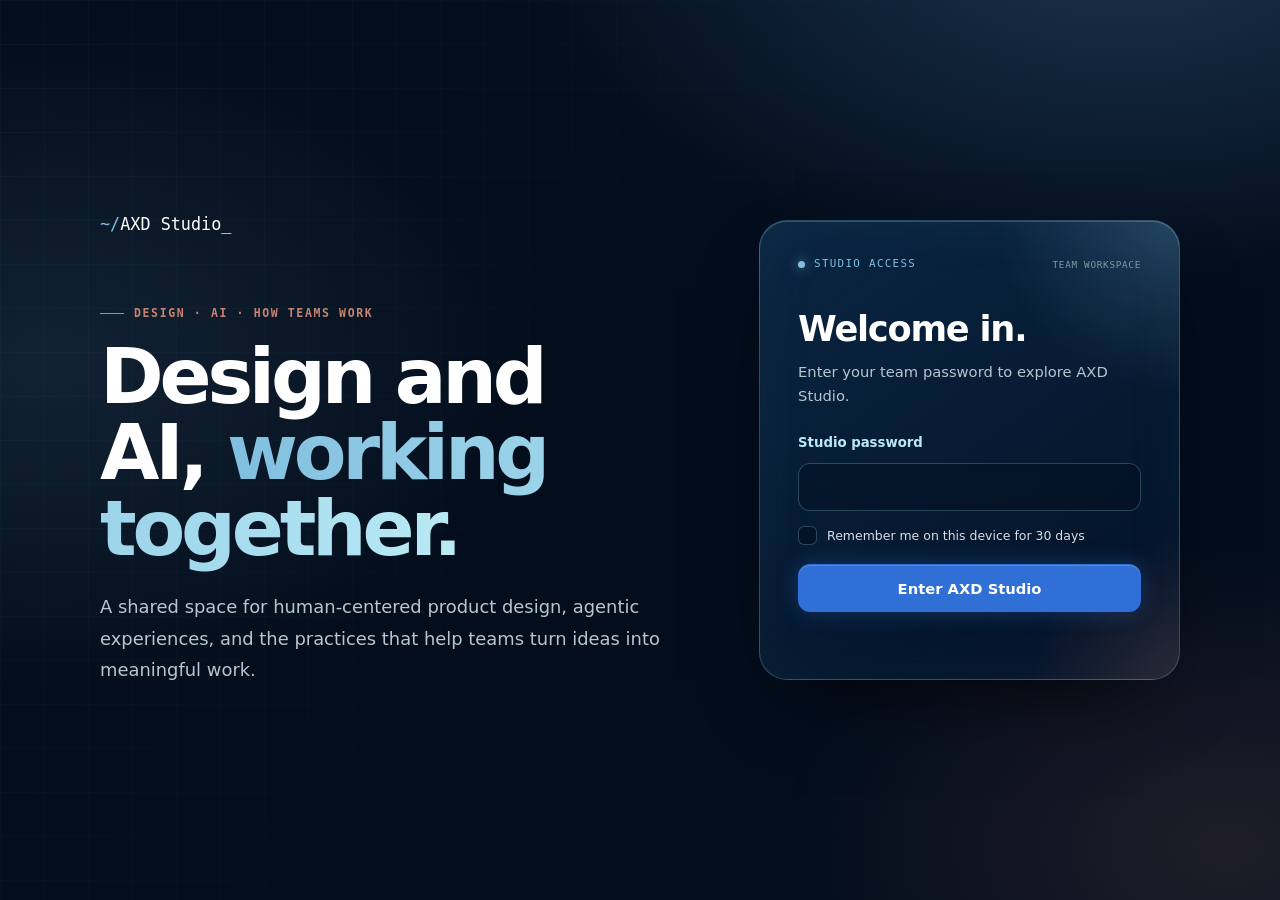
<file: public/index.html>
<!doctype html>
<html lang="en">
<head>
<meta charset="utf-8">
<meta name="viewport" content="width=device-width, initial-scale=1">
<meta name="robots" content="noindex, nofollow">
<meta name="description" content="AXD Studio is a shared workspace for human-centered product design, AI experiences, and the practices that help teams do their best work.">
<title>AXD Studio</title>
<style>
:root { color-scheme: dark; --bg:#030D1C; --surface:#0A2139; --ink:#FFFFFF; --muted:#B9EAF5; --azure:#4881AA; --sky:#81BFDF; --ice:#B9EAF5; --coral:#C7836F; }
* { box-sizing: border-box; }
html { min-height: 100%; background: var(--bg); }
body { position: relative; isolation: isolate; min-height: 100vh; margin: 0; overflow-x: hidden; color: var(--ink); font-family: "Red Hat Text", "Segoe UI", system-ui, sans-serif; -webkit-font-smoothing: antialiased; background: radial-gradient(900px 520px at 88% -8%, rgba(72,129,170,.34), transparent 68%), radial-gradient(700px 480px at 4% 40%, rgba(129,191,223,.12), transparent 70%), radial-gradient(620px 420px at 96% 94%, rgba(199,131,111,.14), transparent 72%), var(--bg); }
body::before { position: fixed; z-index: -1; inset: 0; content: ""; pointer-events: none; background-image: linear-gradient(rgba(129,191,223,.04) 1px, transparent 1px), linear-gradient(90deg, rgba(129,191,223,.04) 1px, transparent 1px); background-size: 44px 44px; mask-image: linear-gradient(115deg, #000 0%, transparent 76%); -webkit-mask-image: linear-gradient(115deg, #000 0%, transparent 76%); }
.shell { width: min(1120px, 100%); min-height: 100vh; margin: 0 auto; padding: clamp(24px, 5vw, 64px) max(20px, env(safe-area-inset-right, 0px)) clamp(24px, 5vw, 64px) max(20px, env(safe-area-inset-left, 0px)); display: grid; grid-template-columns: minmax(0, 1.15fr) minmax(340px, .85fr); align-items: center; gap: clamp(36px, 7vw, 92px); }
.welcome { max-width: 620px; }
.brand { display: inline-flex; align-items: center; gap: 12px; margin-bottom: clamp(48px, 8vh, 84px); color: var(--ink); font-family: "Red Hat Mono", ui-monospace, Menlo, monospace; font-size: 1.05rem; text-decoration: none; }
.brand b { color: var(--sky); font-weight: 400; }
.eyebrow { display: flex; align-items: center; gap: 10px; margin: 0 0 18px; color: var(--coral); font: 700 .72rem/1.3 "Red Hat Mono", ui-monospace, monospace; letter-spacing: .14em; text-transform: uppercase; }
.eyebrow::before { content: ""; width: 24px; height: 1px; background: var(--coral); }
.welcome h1 { max-width: 12ch; margin: 0; font: 700 clamp(2.7rem, 6vw, 5rem)/.99 "Red Hat Display", "Segoe UI", system-ui, sans-serif; letter-spacing: -.055em; }
.welcome h1 em { background: linear-gradient(90deg, var(--sky), var(--ice)); -webkit-background-clip: text; background-clip: text; color: transparent; font-style: normal; }
.lede { max-width: 54ch; margin: 24px 0 0; color: #B4C7D1; font-size: clamp(1rem, 1.5vw, 1.12rem); line-height: 1.75; }
.card { position: relative; isolation: isolate; overflow: hidden; width: 100%; padding: clamp(24px, 4vw, 38px); border: 1px solid rgba(129,191,223,.3); border-radius: 28px; background: radial-gradient(ellipse 70% 60% at 100% 0%, rgba(129,191,223,.22), transparent 62%), radial-gradient(ellipse 50% 45% at 100% 100%, rgba(199,131,111,.16), transparent 70%), linear-gradient(145deg, rgba(19,59,91,.55), rgba(5,20,40,.45)); backdrop-filter: blur(22px) saturate(150%); -webkit-backdrop-filter: blur(22px) saturate(150%); box-shadow: inset 0 1px 0 rgba(185,234,245,.22), inset 0 0 60px rgba(72,129,170,.08), 0 34px 80px -36px rgba(0,0,0,.85); }
.card-top { display: flex; align-items: center; justify-content: space-between; gap: 12px; margin-bottom: 40px; }
.access { display: inline-flex; align-items: center; gap: 9px; color: var(--sky); font: 500 .68rem/1 "Red Hat Mono", ui-monospace, monospace; letter-spacing: .12em; text-transform: uppercase; }
.access::before { width: 7px; height: 7px; border-radius: 50%; background: var(--sky); box-shadow: 0 0 12px rgba(129,191,223,.7); content: ""; }
.private { color: #8299A5; font: 500 .58rem/1 "Red Hat Mono", ui-monospace, monospace; letter-spacing: .08em; text-align: right; }
.card h2 { margin: 0; font: 650 clamp(1.7rem, 3vw, 2.2rem)/1.1 "Red Hat Display", "Segoe UI", system-ui, sans-serif; letter-spacing: -.035em; }
.card-copy { margin: 12px 0 28px; color: #B4C7D1; font-size: .92rem; line-height: 1.6; }
form { display: grid; gap: 13px; }
p { margin: 0; }
label.f { color: var(--ice); font-size: .83rem; font-weight: 600; }
input[type=password] { width: 100%; min-height: 48px; padding: 12px 14px; border: 1px solid rgba(129,191,223,.3); border-radius: 12px; background: rgba(3,13,28,.55); color: var(--ink); font: inherit; backdrop-filter: blur(8px); -webkit-backdrop-filter: blur(8px); transition: border-color .2s, box-shadow .2s; }
input[type=password]:focus { outline: none; border-color: var(--ice); box-shadow: 0 0 0 3px rgba(129,191,223,.18), 0 0 24px rgba(129,191,223,.2); }
.rem { display: flex; gap: 10px; align-items: center; margin: 2px 0 6px; color: #D9DEE5; font-size: .78rem; line-height: 1.4; cursor: pointer; }
.rem input { appearance: none; width: 19px; height: 19px; flex: 0 0 19px; margin: 0; border: 1px solid rgba(129,191,223,.3); border-radius: 6px; background: rgba(3,13,28,.55); display: grid; place-content: center; cursor: pointer; transition: border-color .2s, box-shadow .2s, background .2s; }
.rem input::after { content: ""; width: 9px; height: 5px; border: 2px solid #FFFFFF; border-top: 0; border-right: 0; transform: rotate(-45deg) scale(0); transition: transform .12s ease; }
.rem input:checked { background: #000000; border-color: #8CC8FF; }
.rem input:checked::after { transform: rotate(-45deg) scale(1); }
.rem input:focus-visible { outline: none; border-color: #8CC8FF; box-shadow: 0 0 0 3px rgba(129,191,223,.18), 0 0 24px rgba(129,191,223,.2); }
button { min-height: 48px; padding: 12px 18px; border: 1px solid transparent; border-radius: 12px; background: #2F6FD6; color: #fff; font: 600 .92rem "Red Hat Text", "Segoe UI", system-ui, sans-serif; cursor: pointer; transition: transform .16s, box-shadow .16s, border-color .16s; box-shadow: 0 0 22px rgba(47,111,214,.32), inset 0 1px 0 rgba(255,255,255,.18); }
button:hover { transform: translateY(-1px); border-color: transparent; background: #000; box-shadow: 0 0 30px rgba(47,111,214,.44), inset 0 1px 0 rgba(255,255,255,.24); }
button:focus-visible { outline: 2px solid var(--ice); outline-offset: 3px; }
button[disabled] { opacity: .6; cursor: progress; }
.err { min-height: 1.2em; color: #E9A99B; font-size: .82rem; line-height: 1.45; }
@media (max-width: 760px) { .shell { max-width: 600px; grid-template-columns: 1fr; gap: 36px; align-content: center; } .brand { margin-bottom: 42px; } .welcome h1 { max-width: 13ch; font-size: clamp(2.5rem, 12vw, 4rem); } .lede { margin-top: 16px; } .card-top { margin-bottom: 28px; } }
@media (max-width: 420px) { .shell { padding-top: 28px; padding-bottom: 28px; gap: 28px; } .brand { margin-bottom: 34px; } .card { padding: 22px; border-radius: 20px; } .private { font-size: .53rem; } }
</style>
</head>
<body>
<main class="shell">
  <section class="welcome" aria-labelledby="welcome-title">
    <div class="brand"><span><b>~/</b>AXD Studio_</span></div>
    <p class="eyebrow">Design · AI · How teams work</p>
    <h1 id="welcome-title">Design and AI, <em>working together.</em></h1>
    <p class="lede">A shared space for human-centered product design, agentic experiences, and the practices that help teams turn ideas into meaningful work.</p>
  </section>
  <section class="card" aria-labelledby="entry-title">
    <div class="card-top"><span class="access">Studio access</span><span class="private">TEAM WORKSPACE</span></div>
    <h2 id="entry-title">Welcome in.</h2>
    <p class="card-copy">Enter your team password to explore AXD Studio.</p>
    <form id="gate">
      <label class="f" for="pw">Studio password</label>
      <input id="pw" type="password" autocomplete="current-password" required>
      <label class="rem"><input id="rem" type="checkbox"> Remember me on this device for 30 days</label>
      <button id="go" type="submit">Enter AXD Studio</button>
      <p class="err" id="err" role="alert"></p>
    </form>
  </section>
</main>
<script>
(function () {
  var D = {"v":1,"it":600000,"s":"PNqFj59+/t+Z0gNXnVLP2A==","i":"jPpb4ttZfObmA4Nn","c":"iTq2SSV78LhfeW3fcsR6mQTPM8wgf3pJdAcLuQJkJKrGzTwinjc3Dx4lrfdEdTFAD+evUZVb7+alqbY6Pi/MopJoXBtUiLbA3NXq9gJksvxbkXUL96vX89exfUBAXGx1EHmUzFxiqwluqve36UHWGWTIlCfmiC0nTuHiFHtVdo4SxUzSj/ZdZJQh+LgOE3y87eqLBlufLAyTj2cktyamQBuJb8BdXioR5DaycbQ3/2hhu8looerxogzNZi+mNWDCZ/Y3Y8pPetmFSfwjY9aoD5mUUXjjpsbFZZqhJLX6J0OkAibmoEkp5yCmTargDq350trWa4chEAO/Fbon1k5lAB9eMEDCDgtqr31xJ2hQXcaDvfMJQ/bu8vA3mglBaWJ2lL5OlU06HkVWS95AwUtUbfN+q6spedWHHkLES3IpqeEmlyaVWBgH0mKQ7HLWoRlXeQTxyyW4tBI0dqdlnnZ0VQ727M0D33u7pAISmdUogqQJYuR2s/kLo+R/P3vuqJKANN+7PrUBK0yHcOGO1k+opXhrJtC8TDmAdXKjWhodadxfEP18J7PDGMc9+ObxsNXjXAP5WcvOdKMfYpHpwyffnSjHCMundQXYqvoRnGng5fajDFCBMoAiqXM837VLsMOiu/ZU8m/fV9xcttGOWUzkJx1Rs6t81QG8iOue/O7hiy78OTN4EeIXVARDVPtOKqiAQ3RjQl3q+A96FwP/ICXIXvife5Mkupjm+8DL6iVj79voPdv1aU0/ayE+3LbmPf0cRkKjLAqx0bMGiN0bCU4tFaMSGZUKmsdLADecznmEdgX0c7pALKor9MT5+o6rCdTo2BXeVFcI96nl+RQCHOlL8Myqg/WI2xNY+pWGgaxaz9i0ON4RVBLTuABj7Pb22QpNKzS6fSH2EwdvkUeCOgCtZvwn+FL9CZR5ozMVZUkRXS0DYQJSKS7hVumQWlZuv5wLctoPlMaSkFhVdxtOjrC8zBuwqF0ICZH/cT7LNqXCSdRpWAwiK3D9IwshV35M6XZbQQZU0rdnXsrdNOvcXz1ps69WSSysgp0qcR7V3+zGetmNutcGLwdsx8xC4xmycjZ/k5Amt4bebPoGTmSLkCs+Xwt5zoFJbc/2t4UsA5zKiMFi39Hgx4+WnueXwPFzmKF4unH4FbVqKT1Mtewaki0/AlO+/9XES2r3if+xu1OmlH+pbj3kUCCZN0d7Lk2g4uV1dad1oVCzdqHwxGX7Oz0F8cy26kXhWLf7AF32o5KoL5/VE3YZn9+zV5h4KUWXENws6wek93oqXRQjEpXHh820DCki0PX2gx1gsZbphcuHOgv6ugITU+hWqJe3Zu83oKYOF3IuyYzKkjzZ9epcKCAonmrGyT4TWDGGk7j0XmjAy2/suXBdh90EhBI1BKU8AB3eZt0TfRy8hQmRvAlDpkfSgEsrnmueC6BBBeedav5WDzOUDuWLWzweUcICtOxaoUT0d7RblOtgMU39v8fuXueJlpFso8ss8B+lDYq89H2xDWJ9bRPgZB56JCjxC0dVLK2fj3MpfyO/+iLrEK3bScqhLtk7OtFfJBlRtwQzNGihKPVL+tP0vu3klvua/J77bAdI5BMz9s2aCxIVZZW8UR0ZgevWFffP/Udz149DagV5+8KNW+6Qp+3k10ooTaXdnTnUsujVYLj/daw/Ga7wTPjTuQWXg0o0ihhW4UFx/WvCsEq/GY8QSbcw4Ulti2om3tZ8cjV/hHPb7kXFhLgqdge4TMcD+1RsVoSpzGTOiPhnIsztxLpZRLQWYN06oNEPBe58rDTy0Q5q8OoyM5hxKjOXsIXag1d4DmC23alzS+8xPH6w3/SL+JLn1KhvTjbee095pdYg2rlLDvKeoZ6jifW/dV0k64jkqRb8f2eQx3//[base64]/gjQbWrDmEJaGmf7mRfZ34G/jWA1Q+mTn3WbJLMF4fR90Q2HQM7z4oNeycuYYkpfGX+UwICeMzqCwp4SEBJH7bmokDFad6f4gDkPzawT9aXZy1/cp8VZWa2ri6lW+vM6a6LHNVKlNSfm7VYnhiJ6nLZ3FUnTUOBvBkncT8cXAOAmYGo4JWMz07VAjxBdMfEf+eYf6IGaH7Ly8ewPCPG/ey4NPj4XF14LfOFFJL4eVilxP75U8BA/Ngi1GVo/FNakrOu4SqQRuvOq42Xa1pe08T/zPBpIcPMnkmEtpn+chMoefCMJl/w2T33qU1HpxbJvLVLkRWI/OHQZE/q/fqzGwvQqizyqbnUVUyhSEKT60VWj+jxuOv+7Ri5vefGv+LXSNXD65fCTUSlaKvWEtYN2V3XZbMjT0IBzikP8/NVF6TEVkIN7Q56cILAcYJ97VmAD6z0Aw55/FJa4jh0rl++VkXVv3M/fwTufYr6l3r03sOdUpSSz3LwsVHq47VXaDfFaCk4iDKP7IqzDdXNCzg/avoMqtmHmMdniB89DKvQsOMu0JBuxEF/izKie5ro4U/FlD+H4Z5UxLkeb0J0K0M14F8/jaSEum7eCvr8OwlsbFPG3cSGCXvLHtokf0en3PfVqzJn36syipAeaAD3oCVUjJjTiWVdn8vV1u/f1705HOznQQUPE1VA163VUxgBU+CCmzi/CzRhWS46qFOdz0XSULTU+uGGitkNiC3sFl6Xv7ULTcVgOt2373CM3QDiFdOu95o3zPoyutlKAHkayPqdxceZtATMSkqMNC74ELRRKYKE3JRKW66u0PJsqmTZef8qY2XKqnM50zczGT0sVcAgbLJG0Vy5vYmhqSvSEsCuEi9gZnge76mHNNn3g911+lQn5sLaEz/WyVJg3l+3b4flGbMMmER78KhFWHGPzQtAboo+6oKFmgH4sXEVor7Qy+c8oV/GQUmOrw2zRr/VASsigXEoqoVBhN050D2NUCbMbLSEKp4w0YGnXUOlFlZaYsdGH5lITg1M4iO4LxbQaQfJJzY2AD5ckm6pNlsUjxYVSLQuqpW6XJsA1dUeHcw/5qtJE+dT0iN5PP5XgoxBBs4xGXIsXck6bUwnZ/XfHXHIikpZvKaDs8LCC1+jER24XcM3y73eZREWVSb+F/CPOeLfMCVsoxiobfDZlJI6mjmPhilbT2p9Rf5ZTjOk/Yl33ZCqCfYFsfAWJunfe9jW7n3/xzrnpgQGMrvG+7DglgWOfOyRyz/8H1+Kx/SEAChyAD8VfI5P+W4uAmkgn6mruLypalh02gQieCc9dnnm/Huu2ALsu57M1YpNLerfpQdOhJJcId7nmiF3JpQknL9lrTWHBDtKOIDZfPsakDGQjVkLsX5RJWLELe4JwAeb4DP7ZDwEmYoP/HgDiJtNY/XeRhM0HhWuIxAbcd1ZdM+FBHPKTDDmRL6g/wvxTbeqAUZ69Qj0kt/82gtSp9YeiFApxXZz8DZqIftQPtCvnBWwzdkOO6q2MyQriKDXfVRv4ySQzkwPwsq4Qg9RTQlTE3LV6y1sw6TFQwboMudI9a4txFcd0P6SbrMroua73jcHXLb5xLhqdZrCNglIm1J859igniJlq3u53rjbSaLDPWbEF07UVVuNicBfbKyDeFZdN/Y1QXMzasg8cJgsl6HPU4Hn7S5BBmrpY+OuJgK0GRrpG478RH5In3HS+COCjn6VW0iQ7gGXREO64aXfA1JBgYIC0ab8Xr9mRp+kNd6nVgxHivzckL2DefjMsane3OP4bNxhZSnP2GrX6qRYij8XexcNnpv2g8/uY6vTU7FnjQl7eyDwVDKu6Vr8mdcQLzIXAvXp/CFe2ih+VQO6H9xabIV2K/[base64]/EKECGgmJAKCjuUXSmc/ciAHezg0iYJorM1+/pCraVeQTdYcMiW5ISGqXJyesSWgOCD5zKq74Ht6MsRoXCJgOHud80rOPkY0S3Dfi8PmVdqRtaXjNbL56bzLhUIE2SwZX4ikCzcOgOwMe8bhdskKG6od1JSUe1igvCksfKiy9ohpUAdJkaRr9xbB/RTIr+/xvBH/m6yu7cXcG12GdvUfYoVB/G+CqcT7L53+RTM4QSSfrH97sqErdkFimjTcv3E0mEmgn8KEDzF+VflUT/XzQs4rJ8FrxyKslEQLe+l4Bvicei+BE0PQ92CRhW/G0FRR/i2stON0Au48V3w91a4nA/QogpQ6/VsnP95aYghQz3GKT0oK88F2DSPtkSAQViV0BBjjsfrlb5ZpttQ+IPIX4hHqF5IhcjWVYBjSoQnZmz9Z16dR0nkMIJ8PWGZTRNgIPw4HgE6E0v1yrQFGiRJ8P2Ab0U2nsQlSPZ5vnDzo/yI2s0Iz8uWkEQKj/eZ0h1dm0mEz/[base64]/reCgAEjjv8eGpYJLEjqMNN/t+WLRzbOCpFSVFSw7W7cHzYiiRv4gq/mX7u6P7m9cDQ8GABb99+3dSTybp5XSCrJNcj7PoFJsaTja4P22tNyAi6kneRDa5X9NcNwMZeNeUzbCHo0TaKdbwLwpHDte/EECuRys+w2m6T37LOSi1Rnf0/f4bPkOm5pjhk8w3VKGudASN4jTkUXgO08+YeghY8CeNM3Ym+cxyUpYIv+dd3gvpQ8GhvWaAbh+ZAefjz+P16fat1Y+zpKC1Po63oQxuPPLod7SFtliT8SFpws4muHyUae1ZYZk0PbPBEeJvJgcGSbEYtE/7Y1T9pTuSDTq6DDwxvemwjAePowtywaBaiXATPHrGiAHPn+k8fQpPFExGy4RYbwF7I7Lra7NCa51KCtXy696QIrdysNNGKxdVNVezNmSphSZ3NHtTwjaYq2wzyvuvZS5FUflK/x6+qObVdVBum3dIRMBjXGiVoYXqy3vx+c6iR5NEng1Iht1K+fF2+iLZDaOc2xYRUTMrUzP6HNIfbwTFBQmkfPYpRJ25w4QVh+/99khKYr7muGQq7oSYnoYp2OOB1hIR852It/[base64]/[base64]/SKphoa4otBhlCTEad+Wxa3hGk/9mmgyc9UYp22PNiUuuosObPaQEYcdP8mb0ZBan3bEqWoQrA1ft7Jc/24D31TONWAuUJI0Ct1V9eBTSMoayv+XkZpIcQwF4JTVcZmqzxa+e4uawXNeJetPyTwdDilHSKFKu69b2xLnc9YL9WcXo9k+iJylTPX6HGYzCqZSm6r0GSfDjjieiYyS6G4ZlTyzfWlPRyxJNdATSt/Q5I0leuIl2WEYJNQk7G78QxMjSfNSiYcPC8BZPsPcfZ4GApyehPgoXC6tvhDxMXj8nXV0mtV0E8z3ScMOPcrPv6IFk3ql/OzD3UpWmICRgm76ObCt0A9HlVt+y9gqsxWAg+L96lWWs2TkUwj8mUCMer6i2hz/qJOWBKTLOQgwusn+sVtvrT29mgyAIAXxeAbdAPj+r3f/4UT7Ii9zoWRUpJ4N3U13jK5fa6TwByA0/HdAyXK4n+m3bHKLqi1nSuehIG5wdGE1iz++m2q0ZWaniYFaO9f/XG1wbdkTAlrdqGuaVAOAGYzLOxerBnjybJGdjHK0sTKj0BMZZy5RTtpEJz+oJsFp+5Rmw8sW5iR5DrQvrM4XRvl3tto7/xjCgaEbmCpbF1DXtBgYrmlfyr9QSGqLGROAMf33ACMPQp7YTxuITLRArBfiExLrKY/YvKCRNdg0TD1RMrIFtOanT6ehnqiMiMRBxcJ5TR2g8bW8DbWpI1S0Mpce5TdQqsueMOwiwnDGecozcPOflmuM0wkPYDQ0JVpvE/[base64]/sCc+E1EN49I18eS6x1vKydAq4uFyeNWYQ59rdu+v7+MzQFgNqyHAxXQ7wBwUEo167RRNKJpV/59eqty2OoSfQURaaoaww+F4eBKYREDgW008kUSirMkPq2smL4WFiKck0U6oIQQ2SfG5vLmNWBD4J8TdUfCkZAgL95qUNufHzgKBo1pBsSMpDBiUFas48TaxZ0vJytU/7y1RoCqAxw0EbRUy8Lt/RVLTRwo4ZhlCdmPMpANpP7QNavRzl06TK5devHb9k8oDSZNVan6XKw684egR0glE2uLzRY0056mPFFck2GeacIVp/[base64]/K4NxkDdydXlL8bdUvu5EVc53K7g7QxTV3yRVNglkm8FGVOc/E9pJ8/qWfOu/I/Dmyozlm0GlGkc1JvehApXFBl9f51sudhs2B83E5bWTgEsWLG3oiwNxI7SZ8NVvk7jgzrbm9OnlcRnHxuWb2DdcYZzOcz22HGrlpV3sQXLcnKg7Cv5jDRBKvfKWA5IIrIqeMKShqd9da2+gOI4as83e2u8Id/pOIvz6u6LcFJjUyy6KdlHeucQEDj/RphsxzHiiUFfq0yPwFDGtbsbL3HzynWNQe6S7M4n1QKT96XdN66iYes2TNdNpHVzCSV2KuigL1jQicR2Nt92/qPwst6ROgKi6yVj12A2TzOjEFPQRCZ6KROUDJNIhqoMElP6NU7ng33WkBivoKtYjtENCc++N1+qZZhwyBmJORWvLVXLGH8M1kdnuYzprhr5bEMv6y2jZfP3810nOS3Vz10NFk45vANB5jLkykjhEsYxEcTHW7Ntp3VNf2Z+5QWKT9bfKR/Qb0JHCmIbS0/uITiQVOUerrMeG814cZhqLlYzZCizcp4pGrwtktfn//zUt5FQRzCuqql4M1LgkufVFL5DTDqQMfp+ujR2xzrG5U26ypLMIKFIYc0Ozopv1l0cfJ/ZtNoEeUa9qCe0W/r0vQR60DCZc/K4WQ9OsVsOrZzs4uOAQmBfSvLypTz6p7sHAqcdEWorr+3BUZkVoERk/E/xGvdMIiuYkvDkaMVn1IT4TIWScO9WBwHJbuRgAWB4bsqZpdnBDWxrrIliL/U9HWRUwScQo30e8TeCt3cluj7Rq+cmg/ohm3ZsJEg9MOyuZOWSyGgbF4Yq8K5ev4cHff/9YWiYvaqK2a6nkBtxxqlBEBZir6ARv+U/mlBXFxhvcPb87GTTqY9EvCDxnLABDZQIanYwM2o3rHZ3Jty//0+k1ZhgCiYWGTB0EA7adKXhMQ6aqAp2hguflGhdOPSTqLuQQaaJkQ5vb9d/NDyhg432T2cMajL35pMwfYJoF52g9i59Ih9anMKHNe/pbi3kfbniDeAueem/yl0/XbQDSiu7HsmaApC6om2XSXvaN8Clq07A8e3eys9t8bEAQTHo3MAc2Fp0c6Vn3s8qS0fpVDwyB0Hve7TC7mMskh802ZFZqabY8N0ezQctA+uqM/fDrun+rZJluZJ7VXmLeeaPo0dkHNBo1CQB818gfDG1NpLFiQ2AAmHmixQWXP4P/Mp9MROLsqSkewZhCc5yg3SmIFxJzbk80AGc8mNhALAVHebgOtL6G465vLWNELd0sda2Pk+cgegMaTMePwLP5V/xis/qSbwRgfxzmjyqqSomB3wyCxumcBaYZ8wTcGYo8rTEBMm0JNoc+mUo2ZhMqHig/wGYWtLhkRJF/Jpf09ORyGvajpuuspXXZixRxRCki0KkHb+UteZmbewW/m1iykKGUHc9YaB3H/cTLjhRQqXOOjS4Mgke75ICfvySwPrVi62TCgDqESAfnuefsQxVuq9xCFr2R/+Dquz4xENCIFl/[base64]/JKFBzLPNmBMBbuEfpvUzV2IkYiH2Dkw7L+CjEqVnhfMSCVCtIB8W8N+mU5efARzegpNSU9jsoKvLAbr2b7jkC7lrFqnjz+GpnazbpJfyjc18IkqXE7fZ15zz0WD+2s2yDNAeib2X8BjgnhCLbqctM8bZNT79553d6BQKNNlkdu2Nr1TxxvG3pv/z9s8+iCay0Aa+572VwDFWasROAaHj7JbJKn4uPI1kqW8FmZSo+3+ilE443HCkMkdZhjs7RnjYjF/qHZT3PAM6tNWY0U/wzotuVHKvuvFT2BfcnYLh6b2U/bMTeCdryt9RQPVEotm71OiN4z/cCEZChjcFMiNlllyHsER3VD2VYmtzrU/MTU5/1pum5npfzd2+lD7IBsL7LaX4ag63b01xtjEvc6mnxMFNxWdSQ1r7dRcZPoGc6rokum0k7nC2Vd+E/+HONniiiCHkaBP+HuIhWalc45ffHpUsX6LpVul3DEm2FNkw3Nz3ieqVCFcm1pMrf4uWfY6u0ZLkcYS+iXSzV5syuKga+rqjuRUab3GcXN9v4LVGw5B6d/[base64]/GUqyhQqZCGssOmyh10ypJIiiKpJqf7w9tY0/LV1XqvxnnOJjyJAsh1o0kJoV/hL/iW8cWolz3a3ZSvqtmsL2i3+XO9LtcGKGE8pHSvaR+SBQGSlutoW+aYcvquYBnt09qpnuoo4+6Wc3EnxVisb5dFTHcA8j6eFt7Dz4L0nAGHTiXQvktK/t1h1Zm4JxV0anWaE8rw99IxQKENd7Ql1jllqTrh5l5Dyd5TYWJS42MV/dYkNILaFrLUQfmf+af//yT39H2irAY6r1W0cqOg9+nf63X4YK1fjAWITmkLX777/oXXOqgIYXM4ONSzKTrReO615gC10g6sDaPozT/0jmLNToQEl4bNU+vOJXHC7ryzbkJZ56f1e+qyYtX6US6J1ArwtGrnHPxSxoE72yeCM0EUzz+uFSy79MejHhkbzasydNG6ZoUba4xqht9OVYkkGiTdI5KtiixbBC4aK0Ihefdd3EI5yNHUeMQAeQQ6sAufk3Xj3QdO2XH2LkQ0HMWkXjNsx6Tq/jhxGSr0srViq5G+wEj287ScK7TAwbJOwIpIFSMfNyZPLtR375YSMX/kCoDG44QH2ic0uuuLPKf9Xm/fRKegYcimQAG/[base64]/2B6s7/hUKpIh7SkmDefiUy7CINPBGdJrsF45SnwgXUgVwz6LqDq3GvYSMNOphGJLPRoYYpWr/MnUvSFKfz8aKvpkpXaBFu6oSd0HTNlrgESkcrCd19N1/NBLnw7h22xRqV/vikDrW31yOvZ1cMKre0Q6vqtzqxW+6JwmgE+wHkVy+upDd2pUe67YPbsyorozjILSwTS06dBpjFen+oQZEFQPs4K2Rxy3eDEnLQFGrMBFpMOmlz9/QqmFx9/CyHjL7j0708vkFlA7ZDy8pWbLJDgo0oTsk0XYVv/Od8oA7XaytUGKpKjRyAra6DHEGctD0/t1VIw9tS/[base64]/lKAP2kV7OeichXVk5mH8BBIhK5sKsUtbP7SfKIeSLs2RVI+9HK5hQHGkVHp9JchS1rKwr9jylbvo1JYC7a5HLBZSDn88BeRfKQN2+PxY0m0hDsWqgY/9/fNLpJhPnjFiBmvgtU0V5toW7/2IgBSvj4x9ywSYawYJewYkzkExyaHOPIRKCt1ERkq0c+jYGHPvuzAUQ3rnelrzi+1Ive31htSDotiNM3dSJmahNrFzZHQTh9XJNXlqBTLpvPyZN6HJ+oFpWOPhRyKX0Qq0qTrOGlS1ko01AYf7XbRShAhqugc/VdCmVy6bFeVAsxoboOiNytk/ULTx7ymab6m/BPN9CX6kupDFz2kfE7BWqKGTPXgZ2fUSCy0ohnxPIUJ2tvBwGwR36zwrkyiFsMimw3WI0xfI46Y+bjn6rKkLdOCXDlfa3pmpVbK4klfNU1kC8MCbptuWXUKR6Ofxh/dUwljoc2aJ37d/HxUGKF0BIKTU4BT8yMOVQDQTiQGNSQPwbJ6xK9dIpNFhhidn64Ww6YJ+eQetg4fvwYi+ABhIkWi/xxdtqBapqqNZTRwG9Pf6453+dokhkx5uCrayOq3EPEsxrvuqkH0FcqI676a3gIpji9xzdAweq1JcZvFW5omOJ4Ov6pP5yQVixxRb4ol3qKSxRnwyomLcMgRVAgansKywpacoWs6eqt//1Ly2d2nwN4HsqLIpiUkI6D6DXWrqrCCgfAYhh3sobY66+d9jwkyM+4AGiXnF+1QHiMHH4e0DwA2P/scqA/UtATgTM09upbrkcYHXzee+kS8iHJ3JYC0mSgQVYyvAFKpyVOKyoCusChR4yh2f03lIVbhuS6+cwUOJT6kuTJ3Y7O3IY9SPky/P+MgrbWgk1Fa1S7cMb+ZzNNS9OL3pNinNQZ1egaBSxeC9Z8VC6WJ6yoNsvkbgOxXaNSJNQvfmo3JFn+6TrLg3C5B/3p7KOYZKgAOiTIuqdx3QwlQcw4PqD+3o/6AW/nq0nwCie+TX8/cLcYqsIbYljNJGR4r/DNbiTEtpHt/kws/abRXYuMhZZPcXmqgWoLXsjauFhjz+39THqU7M1rlKLbx2WewtM9AJFE8dSVvhmU/zfJj6S9VAhCjXP1942f88Sryw2qgHACF5epZrhCgeaRs1VFWcQXBg/23jDcDt1Qjnm1cxzIEj2M2PokT32k0D0+Yo4zDGowntQEa9PdRpd92DrzG3Xt0gaySpVtrW2zjZZHD4rQWhdsIOIV7FWMaV0wC40knQ62YEogV3lt8eh/LdMEwiW7Vf0tJhiJdlzZugJMINz1YjPtHFo40hPzAQVP8Vu6tUXcQyOxUe3jTU1FIpoM6GBFPPNJZc8vKBdVME4t+Akkh/L9/kxubbKg1jVV2FEZFQdKq0XXCaDNzHllLtwx/8iZ+gFtLH3wQbF6TasRe69mqfSUs+IAqMWWFDLhuX5IBmIgadvfbIo0VE/KDcf0dRjXsRZE0WWFk3P3VwzWLzqxDVX9CPQt6dbzRRh8csqP46Gis1YrA0NHNM5TGHX5gVNq1bdvq49WxFnL7DGFvbXVfS5PudAAyzy9+V7XqgM8u+zJd+80kHR/nNehHhJbUdfrnBkmGwJdV7fLKw1kqhNosQ0pVhSPX/MB75e1ZXd+uvij3XBWPqLTBs9tllBXG308Q1MdzKy670OIKvt7mptvynBbOIqfUCNKMMEiH613ieGE1/ED9laC1YaVlfrIrWKAfBXWettQ+L2Ldw32T60JAGyS+dMCWhc1FqBP1yUJ7/W8Omg2Q5PQ/yI8s/BWXigcW0zETKbDzGeFv1zX2nl3Uh2sENIHfXd/9B/O5pw3XE4QtOeRB1VrroOA6vib+Qvzqeda2mymW2Pftmegj0gmp7JFK69QDnD1qDYxSSbrKs+pYFCc+Hudzq4ocp9g59vWZv8d1q62rIQ5p1MwxuhQ3fyKvHqjZdf/ri+pJec6wPsoVM+EhyAg9SSFt3iEthcSwlilyRvNRO7S17TTfVgx1NugluwcLIXorNivDT5NQojt8RXe4WtxGXx/Wk5aXypZH3pyP9e97cHuxk3R9J6l2dpUzdMzDl67jNMQM1nuG2SS5iWyAdyFa6gz8P0NSVsncbc5gzrY8fPNpAQ4Gb8K0UccgtpEZ2ykknYaHMxwMh7w26JON/OYZtpyOLW1gN0dY+5Yj3wsG5puAS0ZcJ0F/ciHWHVFc13h8YAX0mNuIUuW5gdDGoFXFyHMmhye0/CUlsuQPRI90sVy8yrnKNr9UglKVFQcqf89Ze0hmAlmt2rp2KsYO8KyCLkB/DOVFRDU0kKPfNTs5rxTQd3POGoh9TJNnn8pr6jbB/73ZlvaxQY0UQLUxZVWdgmXI4JoGvG6GBBBGTScKuX/9r1wtIL3ZEyD/dZVPNH+0LKhFp2PRKgU6BbiXfKbrWQTuBOBScsBW1juCh+RsqV1RwolB0QRXJfB6nCZb2PvxNB0dQrT3vvIpd3mNSZP0c2vUc0I07UeSjKc58ATIzf438Eb//3LbnEBzQOS4GWU7pGetrvgL6RTNOoTOCNhKN86LmUvJGMppM+UoZEW4Zn6EVpxxOG05RyyVM41R1sK24UYRGecSGW0XhwrYayFdtcBuIedKVzYBYnwxDznRsqsjrwT6xPk8ehWbnE1FJ++xZLNGDKadX0MW8bWDEcRvGQWurQ8WXcqDLteENQXFFT1NoL/v6x4Vs0mrpfDIPeX0QWHn/nbhUeXbR/s7UyQ5f+c4ttXGI7tWxwUt8davzVSJgIFSEulSJhULJYn7Xfr39gNNnQbl9uYful/X6Bkah3lbsS1EIs4N/huHhiK5gQyncL8znvMvUnW7hlghG5D3O1WxIaPZMhRUU8OdSKn6Go6iCaT9gqChdilgqSiLSO4Rpp18ii1sDV/SSawKsFmecJxIPzh1HddUQ0FlxBtButFq/2JgI2EPTXwUwMcPCX81a9ExvuPFRC1gLxnYEP6YOgiAKaZBZVixMrKqZYf2v/VJgHN+sfm1goYoMdcEE1aY0534FEiNHEOSnO86qW2vFynGMGYIHixtC7N4L/DhC4Pm01NxsruHoaKdvNteyGXD4qFYechCKHpkLLT1jJ3P725FmcQo+xPmz2jtB1zwDhvuahPP07DFlVe6FCXKqgT0+SxnoUsjo7mm4TFr0WP2p2ZQ1hhOr7rqwjoA6fVyezAwtl0pPN6hHiP66z3Wd5tv3JkALlvJCJ23Hd0FHoQnk6jykTZPvmZEBMUNYe/aZLysqvdjeDHVMumvF0crcr/F175RiVd7OqIG72rsYKN6dP1D2BmEbk2m9emCtCKwnk4oDboiGfROagfrqMObfRh5vrB5fPa2Vl8o3wYIV/78wlBexEDFiZ8wOUguBp73hxtXT3YOCWOh6pbZeExuwbqwQrY4Ao9nu6NlZG7WNzFFIsJuywn5kMFU2mIaSsFoQ4WXdzjnMnjKdlVLTsCMNuznR4YsQv7gCWhbJXvbnlZXt4EDu9Rbv39x+UxDzM5xxZWU5ajFXXGay2mHCUvBNtTwlwB0P5ec/G0Tp5nekjTTMQ7uWdv4I8ovtYreXjp9x9s0aOIRbURN2opIF01SzKFw4TGho7oB/eBrQgdRjodTvnM+fekPA/UtfZ90wuxuiV9hRnzq8tg7z9QMS0TSokdsieQzsHK9zXvsCFujq1QjM0pZ43vScuX2Y85DqGrA6FbPHP0jUB1a1axkSjl/BbTi5n2Prphv3KQlwqmNvk9jwuLnqoFJuSOAiuxOHv5xF+3NrajTbGWT3bJznJ02BBWm2zH9ObzqfC/sHX3qaFEGlK+AzpVLlEXfSs++UwD9PMH3U9/yB6mdHhW7g+tC0Ob0L1NxhWgxcElDP9P2s+E6cC2BZ6PqpDJnCycCpB22VffoOQxcSmve8d6K7QA5U4WIoGwGJNzPh6L3gX8XMXUolVOYfI8JMrcDQaa6/IlEzNrGOCKkF6yUxglT0BmGbJqoqmV+tLGR3Np3wF8B1pp5jvQFWkGR2I8kBCLDfZPMc65OKccMt5enDJebSCoHwyYiz8iL1Hlx8wacJlPnntnmHCJ7adQtAzCZe11M0Rz/nh2UvdV5I6CWNGI++zRxKBABKmHbC+YsOSD35MDM2cMmLDFyS/iFzD+f/JtAZGwJLyiGHR0n0/PX6Mj1py8taBeSzdgT+o6g+csCGJPJVm4XSoDFp6K70F6zKpxszTV1FpkzAzvOVj//eWddaEOYAOgRj9xZydFW4nMcrzDUzIqVoJkwgEAl1m0DOKvg5HwTtnoE+M91cKe3eGM2T96badHnAuwqAWxp+xe9/[base64]/gaJZhkppGGvooNDmer7g+PjUIgV0l8QGoxztaf6XVMwlKuRzTjbjls0ZHUFVDwjf7ANPMQbcTu73xgNrj1ai6XLDfde5Zv0ZuHK5lcaBf8OaPQjYjkrhzfuipWQEv9xxC3Vc7jMxF3Yw1WdC1FC9xd9/3XordtNj9prYteW9AUqju1hvOEBxk1XIq7v0+D3+bBeH1iNPPvh68MdLSRP3b3d8oRcwC+2KSBpQTD647pknKNLc/zioUhIukRmcUWEAUtzO5oLeVo5gH9wM6miF8qHwaJ107hQPRuUIQ9vfYb9W2nb/[base64]/GVnxB9YbXUvMQssCVSVyjPRv5IctepnH+KqkJCJR6ZUdy4E/6CZWsyoimZoNKBOJL+jYvV+m5ayA6pJpLn6iEr0HbUzLMJCQmrpuMJpMiHD4+Ikne8qcw7IupT3Yd0zIoHr6ZzwqTy30buDTgi2ZvjZfMAYI6pCSUmMB8dj1lkoA6zYRU5J5rXmAx/KlxxkudcZ5TBGfKe424utnxESsbQd7OA+rMoDkDTG2NuyZHE5gsTHCfnT8PnRklFCEWNcbd8BoCnn234sDMcR3Yk6IM+KTl9UuMaTnHzIsK/osVHb87BqzREuteqX9c4yUpudggSrrceuG9nkREwRj87utOnn44L/eESXcI6qKnIY37lFa0YM6JcKptyWz3q4xlW0Gxy8KORXADE1yl2XCwJOpU/Q6p8Y2IoL49oIc932Ee9tB4UGspebWE0lG1b0Iz+rjVZrje5kaHbpddBrkwbF4l4tV3DjuSygI9wN6sj9sWZGaHnfsffWTxEyYMBV6dT9mOqS/ZW+kx1I6fCpyb7Z47nfYJaSUR2GYm95jcE5k98AfGZhq2QSq118kjKEwNlVQgn/2F9RWxoTMrdAdFXgigCgBtPy4bjkt8uWaASUZ1uqKWyzAx16xSAxGlL4dU/LmJsu0F+vRDlxgfqdHEjVKUNkuQwEbYKTLfvm/ckjMWUpvO2gIbuO43/+iu72P1hq5KLmYR/q2gVBzj62ZsFVCEGDwIKEeTA1bubUinsWnDr3RG2N+vM93UBvv6qdEA6HkWgIpN54YkEWCK0e6k/YbGywIrgVfW9yhy3jWYy7qbSYuy2KOTiuC/WaeVOjQVHK/Wy9UkLAzhX6jUDItX5LxpaUtDp+pDOS1TAr41O/I+MZg18YDtnIQ+3ZripHArByz+ErXmLilcGnNY7RCvA4EActK2vZr0BNDyBXs8oKJhjWQVWDGweApFueBFA/SCYxUu4HeB2mHPhfMi0PwCLfdFohYY/dV/ZtXbbeRldyPgCklnB8feGaJvaY7kSUQ0SVrFhGd+haSDjije0iV/UsuifBrajaZXR7ffkfnThnOY8Dc0D4bmTXY+9LSzwRSkSCn8+eA4M/gXKot8sOO+KWeQytTCSr6aWZf8uTv1z28IHZmyXAjHHfDIAKR7an6j2MAU3aFkcP+H8tj99Bb8a7CQxWiTu38dJYfZufklOhkoc1j9TMo7guD8nUlC2pdiNTf8Z1JKSE+3t/vCSTLHd1HxR5dCNUGsEMwIE1qzlsC052w5z+C4WjkTRs+Stdgld6Fw0muYdoYOcLYyuRmfmhT5DTe7ozx7OiVomsu3j69sthOal9KV3qUpdmA99TfJUYuwitvRrxlb76yKEnXcf4H6YlJzfSmgc4/3eCGA7higeyOf/2jab2SNqVh1WBVUvN+/qMvuZ/CACEovNAGSpIbcFMzq3Tdi6RGpiL2p6bRy8TGquIFn3YqqrdfNf8zVDJ0VlKS7IJtPq6yQQkrLhZcKlMIl9jqK/dgaL+C1LOB/sN4gNepcd7euCHSFcM7Zph03jIOd3dAdl7qdgDTermAbAT8e+pTEdGFIJCUxoceMPsDgOLKsM1S5eKMK/cBexDr57ym7c/OrEh7/Nh69J+IBF7uNpDRz8c8wHY7TxIMjvyl3RNgxvc/eGTzvIkbcQFOG5zIbDiZpdyh6G1IKpYUPYsdAzj6AoBbxGKhObC8hbDOqY/b3hWGk1W6EbWMEziaRiT8oTV4JTrD9RfX0ChsIZSAhSesUUb87ccx/Z4LX/meFjQyh1vJZLUNLvYJtD7X/t2pLd9w19dU9qBPCXXTFJ2Li9GmPpddo66Ah+7dRu9Fs7H36+a0fZPmTYObP3FEhX2+n5obzH6o4mKwXAOz8l2hRPapteW9jen/QONnsBmDmYMHILZaiB5hpR5AU5xSGSOx/mXZqLqyFf/9+rL/4Ai2frtC7BIBksnX/ml/UImXX8ZRYCOXjgpjAD2YFRvBXnDNQUxkFSqJqz9i9cknimwctTqMmU66hykDLGNy2ha3c3VnWOOrP5rxjpXxgxZxiBxUMz8eyZyEMTScplOCLGaMFwK9WIkn3jNx1hrq/4j6R1BkZ9IwX+d52e2n/iGlwP3g76yHveKPdMxhz2UyAn6dRlAEw3STy+bLdzbn1A6rokn5DX/4/0dHiAI+M1+6sATrER6lKraluNeicAkHMXUnoU6ClfTa1Qpn7HbZs1B/AsoxvFlx2aQgmm8K3UgD4VuFdBl0Qd7FCruyk6ar40WExprjOIJcsrMHbOr/8+SnhwykY6HGGIEl0Emk1NQ2xOdkwF3PZZY20hruJZoQyNSfjSuJE+xpH3RB3oR55Lr/poJkt0HTxmSfI+/GcL1vZDN3AqGppoerinorOIxF0ZCnzdtFJYeF77+VSmFZV7qIR4XcLvjc9L31Oab16dbxp/M9Yg0XP+nCfU8zogztjuEuM4v80Duvq5KNpnmL9aYSpN3VQpTE0vLuHXfYK8seT6KZXcrXn+VRCYoYvpHQkGKt9Ynw7Zhiz1XCMs+0tOPrDzyJfToYtpB6QeuXW/8gkLR8EPWOLgmksNgTuuk6iRXiutZQitVwX0B0Wsrx68hqgEMhJCUy6H6N6H3vzPQx8TCUElt02RAt9RdovFaXzrLc66BuAqqx8/kYhunMq+x/Blb/5Rwhm5aqDoOZbb5g27TZ3Pgu6kV6tF8NIQMMv3Q9E7BUeBlYPkEMCNZnydIgOAupD5SN+lGRZkTtOye+dvMsj6Czj6nuCdwh9IAVErQGVcQ1jXEd5ZKM/eLB2sOrZ4SmTT1mYHrYZqyEsh0JA+7zqlnnMXpBom0YuX8DksvGmktRd4wTgLyRsZuXYr2Sh/W1TFuZH69lRqME1cgTGckAFf0LOybNc0LWJhW72J+AIzg1rOD4gCMblMXrTjdomVnnc2CI+h7EXYZSf/K6LMrxaKguhkwPVv0C2RCjErPAoUm1VdNb0qqIEgoCOp2cETX/p+dXTuz6xyS9SHHqlTM7euXQ2oL8sFaaxmhZJnh89FHH6zbgHzzdc+MqUtUsIzLz954hnbpjne1GOZeoo8kVuEdPQ4feMqQpm2EETYh8L/euL1fkcUG/5SPfu6NgdXO1ly+uOi+kc8NJmARD5WHyNJ0mE6TNdOIW68xpltU4FgLheTxeMv2Z2/H+nYhSkb6K/SaDXFD0T+tKRrVcmu6GQ4/ctpHhlr65sdWIP+fqOmP/MfFkoDxvw6o+52HyVQm70/nyZxa8u9SFLzX0KS5cuJ6pmrwhwDom25z//MQlQ/gCbN3r8OSq51Hp4pPvBXXVaiBxyIQBHzOflfYTjPOXr7/KBusMwUMuquwaKb+k1DWUwmn4679ejjEHmY8nz9yBoPq+TGUmzQF8Mn6LFB3XVmSdVDecODxIvi7Lqbf/9rNnbmb6tFDmZ54DtygFFAK1HwRPU/lqSAGJEV1RJLKGmg6KN3ORMctV5w4rbYF6MIAmr4KCeWhYq4gFbUMS9eAi4CfQUrVGRnD3l2g3ET7MGzAxS2BKOtqymhoutVRsxv87FMdLDq/UtcSlIgb+ckkpnkepwNvgAZgnsJgN/phuQUnp1s0tiT8qMguIlfRoPGgiMVCyGcgshO35sEZSupCwBrje/G8T7cmUcrxJFk7GB0qX3St11XWLqh+aquQX6RhyvcUkuzSPxE2NCi6WRdMikL0itUZQ0xlbCHZGlKmnxtW2im90RFcQGk28/4qauuvaD7L3y22rj/faCo+hpunBgh9YfIFDb8x+a60Jqjf0UmJGy1X9yL50J8eXqC0QV0PHhInq0/frbnVoLxrwEk4oISOem7JTwoY+5Bws0XHsbdY91ZkZi0wN53yJRzFP4oKejN326He60Uo52YZrBziZxfI0KyIlemgBG9vXUTe0xblqoPY2dEzvb+NpJySWBAgq4qNTyhaWo5NbPPEIn5Mj+pICM7f8AtFz2YJDuKF77uFFS1qmyq0KOx/UPkNMyBZMifVWOgLWKks2GfhZSk1SukChPdkZtRdRBElEWjG5nIJmU1RI2CsyCiP124qWDOvsPZHtESJxmwr5DZSgmXzfQLQyLnlrLpK5WOZES45t8fc4aoa6INO7EcO1I/xsEESNRG1NOnlUdb2wlQ/mYs79G6x4uq+K2VL4GnBLPdVQw4VEZm03+kRf/5a+u4Q1cqN1dLrcuctkTxDQPp6qnQ4qh/QrHCvjTU+VznZ523WhhU5zOoM3f6dKBgXNIK6DWhQKrbiQv2G9xMIQoyWvrsUEsXjvWJz5EwNMLBtrqb+7i3FN5yACVf1nnoCJ/80IBq4LWCeuvfV+/LgZOQF3tTKUq2U4jwFFj3NtWH20BX1reuzugI8u+apU0BlRHdIGSvIsdouPYxCTQRZVIw2cfGV05vfioOUTTsyOzCz8Bi8sYb4tK1MnJbws4311I0/Xe39bPdAfMBHB9K2xwrH/N8EyS+9mr6Ln2+4A2EFgYOBYG9n8jPG+E9cWIWEjH6B3WCFQCbSYRAvON8NmSgT/topk4JNuCCS7IrNNxUPCRdg9hEA0ols6EKeT9O7SQGFrTDP5c0rv0uYJaAW0l4D4eTfkqA6Fxk4Pq6nlf2nM+swrhQ1u/DspecPMW5FO6hafzPIiBh63h+oxb5h0bH7oq2giBP/G6nEFN4Rm3OYsms+6b53XNRsKGLpW/szBw5id8ONPSmRc8jbyvVQ+oFH/[base64]/bTlUwGhq9BqT5qjwcHNqpPMYaPD+t8UfNqePx9R4Opd/fvRoWiZcOLleqOho26LEpfGJy+pt7jrBj0SAOegT4S+3vfMIEn2vjOHCiNXY9lQcQKJVgMz5M08HqIvsXGPDjz6JEMMvX/plr8Mf2WHKhhIcrnaWLDlBTBLlh5l8dZIpbV7yCzYPpE0xFWPuj47jfjTj1h7IkmNleQm3ZsBm0kf+O2tgKNJMhI3Jydj3L6kezdCVIeVziwLrNUlzlLqv8BdKF7s2x54l/wpxrQaMrhsxk3ZY6Jz+swQZv1VuzX1jlJd9+IpFy6exuyJhQF2+lxx6LFurANr/wl9cncUiV0gpTUUd6Pnm/t1cFxzUw6lTIjzsuXxpaYtiQ0USGK41UwIBispjBuKtD4eQH9apeeqzjlD42mS2gB5wlAxssjT5DcM9DQDffs6UZEfOGzQd7NqqZTXqXgKSmfASUl9crzdxybGO/ghIXRvwHn4D4v9g/O3qmPCIRJbiNz71Y2s1LOGJWFg0Lir9P1+Z1rddDbfLKp8Kq6hl0Ma7yLvy5tIQBKYKXHIz6FDEbB6JPK8K8zhONoayi9mIUE8GDbJtrrCs5UoVaO4fGqUUvvLbasNclO11RmCpLHQ9HaxdZuJRtz8MugfVvwhGFnBzJ/OiEQTMFeIiUX65oZPH1S9seA9kTbV8tlgo8jtsylgVmMgQXH8mRNFIxDrKGKfaXjjh6ej+Cp/UPAhJxy4Izc/CBGxOcTfR48JGlyBYWdyePz2HNOSSMOwQ68TiUQQ3apFr2AlJ3uWMTfbE/4spVE1QLwSepIn/UtXRvDomqQCKjm1DVZ+bCVwVUn5KsVuGhtoXL9u2MQkq6Dk9wnu2KGkzcJ7xazIgIomktSXhNeH6md60O42QBLAcZxgDLa2M84IPrbcgBI6/LWjFWHv2JQjwKujdd8TV326uZ3oaOGecbYHk0zMfwyqpRXxtd50sUGcLCSk6gpShcY4QSiJQ4agJz5JgzxEGL7N8Pc1DMd4Ff7cnS6t+7SVO+93jMhk3LM2JlDV/Tn47pDybdOURQ5F6e0fUjkaR7W1OWhfMfB4c6SUU0iAQWUtQQRtlLkjkOCC/8wvaGUggRNEGJunKyQRyWtr45CX0apv+cHxzsgAo47L3ZD3z7Y0RHfdWGHkm0YY80h+SIoaZQI2n/FPuB6LDYrnZA8nmUPadsHFRsVGcnpTV/vvQ6f+u3GUYWFVLq0cwCfGF2wBCYdzBqt1qW1ErCf8TDH0RCyfOdd/3irKo3jCEnrqh5hnvQYYzRwLbEIPRhETuNn0+pYzeSmhD0TDm6+b9QHoFFeNTFYb9pGkpFrggxjjKTEk+5vOIdjC2I5vKlIpcwGwZ7UK0I90cRHOXFYQS1xQ/JSPK5ALxz5m/iPDrd1+iD+SqOOfeCZz03S8URy/Rg969LmsYiibtf48cKDhNG6WvSzi76rYhlybebi51yQ9HpshhC/TexGwD5n5FtFJjOEFJbaKhMTj9yo5Qbrm8Zjz2MX3SZ+jtDYhRMXs16q05luxJAqSo4DwnFeVIf24iyHMeDoP6GjsPbk2eWvWeQGYYpTXKYg+65NmVgKJ9FD9ymPxvMtXPDbl8xc5xe+5V0CwTsrGAVzyiYRv/VD2RGPpgAliZa5gOrenijhXHMUAtDnc3Csx7rpffW3Yk0pJ2G1iYW83feL/lFK1gaAHoNPB2j9rEdx9Q8iuZKhxKmLF556MYwqryGhlAk+8KWXudCR22qQO0DbHvfZrSEAgABBhrr9jylRgGou2BbVX0Y+1VLoL7vMg2HSAODhb4ZFjgNQT4r5GbrdoK+NXqJhGUMMK8E9IeGYNZrx/[base64]/WDNd9RT27qpsQQtD6ND1kSgXmJvmc1JtPtnDJUXh3IBXqmu4DH4lrOxXlvbc9KyLJSPiblaV79WuBoppWvVsvzGuh5PfCTwJl/xZv0RUCosRM5jLHfDrrVhPPZkM/uIykoFh+p7O/b4yiGOqHiKNNV++2fMtSOcKbySbaLO7VNtiOOd+nvpDjReZITWbIHNz/FLF1kzh+1DiNMo4x8lkZMJodm4ej6JRYdroCt/6ftCeZvMXw5fdigOX7N3RyPGtsQg/gLvwjToyj2K5kpbGX+5jDuwJ72N3j3/rwvr2+klrT6BIpxCwMqpAXJRCPHS66AiubL/Hz92l1C0RHfIg2PmLwxtjG01QA4UKGyQbzPMpQ+BrXsrSj2dNd8/7gjDNHe2kcZ0sToh0FzJ0m2hrBDQmV6nZ+wJ/f0DfVdvbW90dNiXl5IoRQmDfZqNZe0wkp2D2oh3/AVi7SRc/7tyEjZDgnqX53lDgz/FPn5t9eYRz/elyEheyzcDAr8mq0Sz2whEoVeowmmk7c+nAhQJX2eh+fainS2XBjGviUg0j3A1xkP5Vj5NHCCod0GIygXchzj2FY0u9PpX5QyP2rmRf1mV3WYbYNabUgYaAYo6eYGCPLyFaz844bowiM3w8VAJQbj0UkMo1OYbNgCRNnbO/[base64]/qqQQ/bIIWmGSBPNoEnGhtZBmdvGb1B7x6Pcu6i6HW4uF3q4m9CQh3kXaC6JulgyGN+qKn/t2C6ZqR9uxJR9U+s/6cSc4LaqFiSMHv7nANFL4/MM9kwtAnz56bxyX3dDVTwRGJ8+H7wmzx8CyOOkxVDC8tX22VG83vfFSl7sCEUUuhG32FltJ43t3RKZzA722kapMTJhJqjbQYKR9pbJDiJiRQqZ+RnOlZT5MbO8BF9GfOZFrQ6QCbKgcvAmDmElbLmj7XcmsPL6wMeh1TToyHA2QNttcm44s10rgQIUTdDMoobR4Vo/[base64]/Mw04duczWfkugQZLoQZC0GgvgPB3ORuoHPm3tqDwhifrLZ5zeT91XY4brVjQ/8ZbV6xIOh54ucmSAEz8TnPMMQsGhCUcFq/NBqUqlfqXd1R/fKQAfwtJgxkRHNG2qh3whISRgyquaAP/lPDd/RC2XPqq9k8nAdUacNH9nl5YqZ9Nc6r6JXuJ3WTZ3p5aY+ZNhmNQbpHnlXlOdt1/AUaNK1/gowmZETFipmM3xiAEpLL758BflQbodzh+YZ95DQrNASScP7dRNSvkg6pLB0bk+wee61k8Dc3asoV5G5Q1q3MAuYGlMwQFeu0DtI5nmKfg68XvedBo5ndG1nXNrKyYUOHtM6dFE5yhVRnz8LHwSSI98TQV38rjye6NDUMONzvPTfvz/XDlomnFC7FJ1EXheE8lFGdIlqjAB1l5wTKBvDv8kntlS6F6ygfhsLHObMpKu+Clpo5qRUTj2rNgfQfsJB8y1E10O8iCDz9HKlmHlgWhYYLXTy9GHQziF3njx/SniifnptBKsgVf+aRWpCXe2DIo4SyYV3ceLnaZwdUfrQER1+7Ty5xuUb4redREDA+SdFZV8hLPMnkp9vPOEnvKPuYer/KlPgXwBOtQhP/nwYMjFrtZwbrJ0w7soOyWGgxFkfP8586kQqCYNiKrGrTr6g2ZoQRYsT0P3wY9N0UcZhVb2+RFK8NqWg+PukmgqvEoXjDpo3KUduLUTJ8j/b8Xvo0MMoA49ZhT9Tq3y+SVc9DKcgpQdxKaNTWp5VpqGK4uWlWBbpg50F70t5E+wokRc71JIS9JfUT9blrPvUmOpaXvT/Ohrm2bCCVNDoXgIYr2Q3Vefu98vL4+bYOMUBCcbmub46LqwCxl3e1ut97Y0gcDJIoe+GcJnb9NwsU5yQVgYjtuatZKebeibw38KG8gddB6YGO/uSP93qFPnAtwo7Jn+9sPmFMpz7Tm3i3zmBo+rcHnIxZ6ReW0vBHwrjnPPWRBoUFIIkCkoqH0MGYEtf3bn4tyhAdNQNKRdmOZp/sm3u823UVLjMgURJ8SsXyru72SegBMMtmCDcjIMb/uXJv04pQsjz7JLEL5klyL0AAcC3XUH2AA0uHkf2NYk4xIVhHhnV9X2WOueGOFpJYmoWRp1oFJZHruV7tv3TytsLzvGHJAGMedTlwaqAwqzCDFUjVhxvqc36yRPdy6LpLTZx2ZFa4mJ/i6pt4mex2SF/5eh7v60MVZC9WEaIVjNBHnWMxEi2lG5Qd2bWU+Vdt2EFVqtiK2xq2GOqtZMNTqO4tIl65CWI03yk/Wd77pGqGD+HWvE8bqCPmjd1fsoEe0ee+Y8xGWTaqijfaGucLcCq3mDjVzJUsQGr2Tt200voH1DbQF5TzawriQNruOrZGzRkVLGVKEMIBBNcPOLz3Tq7xQD7JWPIqn0zpcuARstK4h3/ViYEK2g0UafA1b23mGkAVwMUtIJ9KRWnGqoIgN0sjnQ6RBQySao8TZ/YCwPnns965fMTwIV5g9eiEjo2nmUWf8zjEpWbSepRt00/wMNVF7giWqfHyG6YXag5uitZUwoRcPcRTGVlBtj6IeyoexJM1f/gYlTQcnTsqiCA2qCunDjspHzsRYeCNecktB3toeJbfYZHbiVeBZv9aZYBpVaI8AnaeUsCFDWNGyT+8be4eElBJziqshb50Yx9oMTI+dRns+e+iSRipL5TR5yGIO3mxqS3pgcpLPLamv9ecRVbBu+Z1N2GklgoMowcjcL/wtrF9OQf0JzKpk86DyH+yUwNRwaku4c/Q1PwOw/SQucQqoxfpzNcYVk7WPKV1/gW1TJ35RKPsOl75JaXtCqID5cc0ZBqe8XpgucpVKKdyGsLqViOYXQ5twXVaMfd0koVxsg6TFTfEFobXpkdnCe/6iFM/iOqWpbK54T60xMLCjS09E5UIj6RrohsCVU13RS0qH/pw+cs5Ongnt26S/LPoi2Z8yCflDzHfyG/qH9PJtNfFCJJ0QZR5MKzz1wmjSmA6fdgz4exY27TsdMmUmAuK4wqH6gP8LZWbFu8PAaIgSG8nxQ/exNdIj1xRSQHunsROYJy6IGP0h0VboFN6G5YI3xvnPsEKcx619l1UgLOpoSNNqJDyCct2K1SOtkyFRDRv4k3ZAVfRdAAa/ykawl03JK/IzZ5NxOx3RWAWCs4tzbFgbQw9F7h0oUnoQKbCqGwUWJYcJM1aVAGGlZ0jwUgkHTWqjqo5OvxCda9rGzaEl5fJyHUOUGL4Yjh0oJOzBp/w0UA4LI0vf1U1DoutukBFLx0v/XAb6EzQtykUNwHMXziYivb8Jx2EjGYa77hPBLYSJ1agQOacwdpYxE808GfMRk9niZ9D1AlLRPZbTtNo1JTP5DFlfDC5tljfVVE9ttUzX5vsP/kcAL8LyXTjJP9xSXwmio4bZFH6bqwzXgeJ4FazXpy7s66UOVmoqDek0Gcry21CbAOMulxVCZOC9Pgnk4ijP/q8tDTlzCqjVL96eSByPf9IDJs5l0W5CSw4qePWyjl/6Oot9pmSuSAwbJIwoZS2oC9CIFq2rFMW6FXW1L4sackmeGcu/Ai+eV+Ju6x+7MC3ETPuriek1vqJdauYxZml3sgnixT7FfoOEtbPv0vR1m+hK3PNbEfyT/IQKtK5iGf8CYfmQysv8qDtY/9k43/gjdupsImO6NTb/Sc9F1r4I3AhdZnGrEucLFiH0NFc8jVDGQ8bBfaWr0O0NUYfm1pcTIJMZ3dcSp0rpamXeAD7uYQf0MYuaTg/y0cn3zf7w83oT7/D+1tpWhPOxF0il5wV+gy95bYbdv857czjErCo6pONwU+8YSxxfbBomYttE4l4eEGulJLKyd+sPBGVGjvt81DCWkDW3Txjf0FPq1BpS5S3QS+s7FDbGwu38+NGBTP/7Kd5y6HYNOPR5iKb2+be3FJ2RnX/JO/hRbzDyE9CX+YBUPPwU9bZhdYEfII5qT/Xaa4/p7CMUVkwRQRO3xtsyN4Nap3Q/4I/fO4Pn+X8nIlIRyw4qASHXs3YVwAa4PQftLSjYXmDG2JQ550sa5BsP2Oer6hv/5IQHafdfklJAvyKD/Xi+ZdmfMjVv0S6IkZVLYnVT1YOPSFYlQTpMg5caEd7QrD1Hh/Y0EJ+Grd/kILf/qp17QIY9pM3ZlBv7aXE2TEKG0w/Judk0M/AFjeE6Iq0pRLtRYkNGP3ilLMbq+VSA7BkK6E/AG3WLqyjmzQyRMhG9G6ZqgXTNqqVZA0Pmb52gfdIXSadxc1KrIR9BvmsaYlu/DX25bJuUXF48Usls7L4u2IlK3YE0urcFV8I8+8g/ZmMsCFPuax8jJg5o/ylrGGwwsxu9sApBDsLX2fgW7+t8uKG7EiWsVsVY16rgfqItdnY6wTZPEteqI+fjTVPNLI0cGyxQdrTd/2dkoK7mHC1eTmLrW4KE71ryC7Zs7eJr2jTsR8tl/5a3uFBcczZvhD3yN+LUXr/zq9MO4Qi5U4orwtySFIUSMb2eprVDSLZxVh56HXdfADfFEmScbR4YgIyn0fi79m2n+YLCl5moa70UaA+iptUNRvQRzUBiU0NhsvAIM8vSf/Pq4zbnXOccNQrba75uyAXKeCFX6Uf6Oi7i0DAsWkTpomSrQP1lA76fuWOLo6ki7HZR36F1zln2RGDLdFAoZHniZW14g+mJRgtEubBcFauW+9BpmAE8/Fzn6qGRe6ywgBIkqG85cJCJgM3xeUkBaIuWpTE+3kmo38g83HLpk1G6oQNI9UjXwluxKhe3PPi9nKcGy/9E7bNUIbnF02BkcI9wj8l4jlz1BHqw5DfPKyiNfCdanAF/2wylWLCWsjVVpfDrz0B4sO2V2X9LAY/Ijg2e7k13L4c53FBFhI9zh0UuO+okGnJXVc0Mi5/15YG2quhqPuQ8+FzMVqbN2C7L2vMctdhQj0wjt7fnByS1f9LzELVAyGpxe6G4VWwKCzfrG7hICaVysQOR7sakAvLqrKGzLTCL+b7gRIQiQeTk49TA+HkeA7ZgXbXYQdispjrmb/6Pw3Ik4nkge3xo1viX79s7tv0yXgpvCX17hNFtQQAylmxp88EsZhoiXwkfHS+4aMw77u287MV5cfqDE7RZT49g1k0csGpMRt4btOiB5AlmSDxmTu5mpIYNlhfZWUHxn8YaXOCexSlnEVxorB184mP10ye40LHjdzaTsPCfJWdnihCO+vnf8HdYqptkB6AfVL2Lv/laLKHm2CDMPRXMZYjZjUCztUwH0mrtFHqCiOToe8viRckuo34jyEn6g7u+Fc0ms4Qe24Y532M5TXpT/lO0Nh+GQEC1Wb2ESejD3mYtZqgrTn4y4FE+WuYrzMGSBGYrAqmB3aK4ettarc4EFtjSTHp5Bw/FwTxWg4xHbbzdOon4e/npwqOCGbCfTt6kFIPlz87OAuvCWXA76McwiuuBqp0HBq4eBobq8YebBSjv1tdY0xa4ssU/5Dm37kms5BjNy1ycUlDNesLWp0xdTK9aP/Og0aMxIYBDnDNSLGPTT5Esc51G+a6AIBCcE09a831+E36jHWr3Vtq+EZ9D5UOgHxGJcg2HgfULiZdfS7jrxOQ8eYReQK3FheRyruKj2bXm/gek7k/0d3uZQL0/3BfrfvBxdw7TnB6XWDiLUXZpCjo5aw+4s1hbVKr/syhcCiU3hzn1BQPuJEQy0AG8qUaWb+87Kr2E0RIRdR1CUC+8+Ggr0Y7pDm7xOvv3nf1LMzTaBk69ApIL7c2odoVJ6Gi85E0lyIEM/BCOPbPoTtDZKJ5+5R3cGsvXYP6s95H1S5/ibWc4zi+vf1y9iyXwbtmGNTulX92N8ckkbBbF3ZJkhm5E7IO/WSMijpTEFTcnd0rcs0pRifyTiifJOHDYerF/q790ihq81It4XPWnA1bOnGU7CX71bQTLfZBeZXk0QyYtm1oOE79WuQtGVQVkn6Z/eYKtYjxkABEAu2+pOJzzboAVl9eO6glw8xS3+7sjPCZ+KGjwM14eq5chq0tnV7jDbA5F4PrdbXP5z7hDaWa7jewBMNZIUEEp4setOAk/BqwwlB9b6JL0wUdSU2Hc281xlJKFtEa6UnCeEuF0HWJMpySJRdNdctjI0ULfEUg8qMuWV8K0z861o83YwM/wJsC8RlUgfHmET2acIhD4o3IwnuSdCyLR/Cam0etfON1QEq+1bqD8PxvRHP8NwW5c72RZ6ZCw3QYN8buMOp22dbJU8NvFc/cd5OlHl8EDyzg+AWR+gsRs893/LV9JSULuxUGGhjjQ4dQvXCuXvAW7GO9T5pDoTpeUr3r8lU6cM2DW03KsWbxbryv1GuBIVHvmlpKJ82rbP6q7eIW9tNT9SYj6toFch2tiWgZo4apVmcLRRyMqd9bKEWH/t3BLHE930KT2TwgLuR9/bQ9CBWB/KXUgTFQ5cwq2yKaQIoWMxkBlit4rm4SzOWzZAukPKRnTuq0tSdUNhUxjoutqENkUwBQ/lAaNJqDBYGloCxLsHM4M1h5pFchgl8fgdK+xkx3vD45jmbfvYVbwYWYFCO8RduxLFHgnN2CCqi2q+Ue14zBiSVJE/8/PMBALHZba6EBeJ8QN7nL2tnuPwMeae9znaoyfRaBKSIwzynlIJM4wKDNkVzmluN56aF24K/fuasjilzbX/BvCGcTEba9js0SgTdhtL0In20z78BNo7/DtkjQqDJlBZadR5Lw1t03TRt2LlE5YNt7XD1moEvYKDIU58AveQ/NwHrUoi0UPNDTfQIJ48egR0A0W3TFb9nGzxHaEUrCcCR/mEI3ku/WGQX+n8J3BKdOMnr4BytQjwSPCshlAX9WzfPwP+uZJ5I5ZD+cMMvMWtKniNrGElpc5mJnVk3DErTz1shNoC357x3EOFqvmJTUERBBmwMhMrhdt+PbGsGOMOK1DBrrst9dnG/hCGwplojAtYJHfOziVMsNipUOqVWJnohQql9YI8gENWPHm31y/EAKgxeb3ryVBg6HH/8xbQrIeaWBstmQ8dusxkiyvoszqZtv+gxcl8OO7LgLBm3+QceJnNrTr3CTWCx3MfONp0+PqdfPAwXEwUZesdx17Qw6bJ3jMDb6ns+SByNMjw9C9t+hRYd0Xb1UO1ogZnKvE0atACYih0LT/QY2ShrHcdZ8x3v5ms7LQ75j1sxSHeir/i+cjwz7+aSAeWxa0U+kIKLdsdgmxF02RslCGvrIg4VFn2n6F9b3MCx69to32AgTtmugeqHEPKDJj1l2jI1Sr2EBJ+Mu6LroXPG1rm4EqFa25pqoshijWeox0sooir3gRqMwHZrL2lxw7QJTRuuwJgHSgMyQ/r6J7JArx3s3k9oVnFBS20w6bhT4lKSd7maubzKu8PBcwmWuPiq34nkJd7jJ5yUXwlieRDQPSG7t5XKrG0yV0po51Iz0bt6lOZD6zhX8dRIAKfIenDR8yyl61PIhtaixvvluqO34vfWGawuf/qJfHLVPlm24RU1iJsE0plHruVENGxlNKas+D8+G8YGIZYWRNAfdmTbHSa1lHAb0e8/DCGtaU6Uqm+MmhjQD7Xvwtm0Q0VR44ZUXaI80Ixnkl8S61fLEB0FGmpuzRbnOhHKn4Jmegf5skzGgN4s+/ecOfPSjYEm32TdH1ROHuaBVUWsA/QgM25pkvxVe5NTG4AKPVhj+8d3VqrQeYowJYAFK8qOO+Ync4jeSqnHi+d6GrvGsIBcdjPFSxbTay3u/VNkWRsNgmWTSU4cZ0KLYnYDIKis/GZfZlcPl5zYC5Bg99+MK8/rPJ4JhgJbEH7s4V0S5eA3wrmbLDcyAjvcf4EIc4YyBTQns6g3voCN1B57gILzh4W1O8Ow83c2CJ7oZlpe5EYyjdIKQdQk8H+6Ayoe2zPeQ9Kvccsty0nzV3E7LOYgpesrzHBhaAWg/eRCEww5erf4osqK5/muKvKCnpDDEGyKhYDPnLFdwX9bC68E56xHGor9J0PR7CAukWNflO3O0TAS7y2DOvReMtkLYxPLlPKaHt+/obxXtKfwwR6lXaHIQ+xdroOyU19j1f8l+lOJNo0pXOEMqYpC9dec4X7wWWyZq45zP06w4fgcDmdMs50QmtdmQwqkmarlyvKWHyzuhoJ6xuuu/kjo23WU9RUGJnDf0i8QU+JcUpBrxoB6wGF/r7HLLpVS1CgFJCuHvMvPC8BxngVqMAU7rRnjVx5FXk1Le4lW+jHyrwsVhgb6wuX7E0nnu5Qvj58Onh08JXAQf29ET+VGPZbelQBSJ8RP5smcnoQ1Gx5ENXBCcHYgR86UGeuw1uvOUSWdhTm5KOUNuCEuzILCWOhcdhGAhYspm8OhP9rHWOaCB/3GsbG+DxFMNzVbjbkEm+uATQrvqvIohqGYdtKfwU2ZoF6QnDZ0ogPxyrAjrItWinz68SfuTO4d3nDsUPEox/FLSy7Jq66zNxplOsAwYOJUaiRG8ELwI2aL944NL8suDLVJXuwboIw1MIxFGr80Vfzdph4DzjjSPVL0qyrhbbq09m94qa2K/PMi81wrhhOE6Lhb1ZRHbMcRBZ2Jj5NU1nogkzzAUl/rMxGyGjmNHPPz2IuUU5bYunTlYqceOsk54T1QujIKPXkt4ZYAywqhqwOQ0oESSy3+mo6j6GiVFTjyccmceHRbdoZeDn4QYwviBUFB9ZiP/[base64]/G1Xrh4vnnCtT9FpC+fdKx4Thf3K2PE/9w9YvYYwjRcwfVbnU3wENv7MWzH2Ne64frUdcK6rtCZZlYxOOo+QAfguPo2x7BAlEcxiown7ItmDvXVZiVdKebD2E/SMAeVyOHwncZOzq6jimeeDcyhMLnm8n6FpbbpEo6NNdjK4m8ydvCvzXBdVHLnOB1bdUdT1s1GnByrDYZVv+VnSRXUS+OnfvYAA+x45nxHssnj9LKfX6VI8yhUwylerJPjBMhuHvS6xApYudyV0GvLLDta0uymS2ImQ+WJ8GuHn/+1N5IyqIhRZB+S+Pg6yKJ8aCbWRXS4t5VenbnuBndwgtTdZDemtebyrQghfnE98EvXUasRbkw+rtDMy5bTvCgWAXSGlKUa4tC/zbWTk2qP43WJFho1cm4Kt/m7CASja6wK7LRLmyHP7CZf7O6qiidzy19W36opEE3iacLdpQ8r15TGTmCfvp8uqyu06IvBWD5HK4LJlUxrmCZZcAmdhIRIsvzjngsJAepTZTZMXgQwaFY1XvP61jnLBCPWqCpmj2IH3F6g7M004AFC8ENwKw/V8prtGkj5Z03G+rFEQs1sRUi6xWNGoubLR8BLZ365o7PUg/kKfjcnHIC2FkG8R7k3G8QefrXwJckd8hPC1UUiNfADvleP35T07DFspdirZk8lQ3qaZmP0th2VAK84X/ILQS7JO8qkC1LWJukdI7TXu3lelEYTI8HbPfA8G1rC1k3VTMINdW8UAJyf0fUxoTinX41A5iQo2WtRrmOOnylhLVWIJXcMDcs+PieGdSd1XJgKZhGYkPE/pq6abge/g1hsc9zKhLzcJisDvcXUqSFyJ2iKEDThxEdWnbGCA4Q7/GS9LR0FyuCzSjfGQT/34AZQ5+idZsddIkm8ZWv1OO5p/LEFCiX8NCP7gyRLwPeRrN6UCGZ4kK12FGgF3MFBZmdIBBmempjbI6aFWzsTnDYuBdibc/P7hK1iF8Iymv+pCw3ooauevZGTPki4OQZKf/AOpKy7ETQKmXCFx0IrNQLp1fgSHm1a2Ks2ya0eVyJS+0sdZgTiNPu0jax9o3rLgsDgGPDoPxcLkLgn+9NgIsmeDC4tyWWH7ZakgIEV1Vv5Nlf5ysmk3ZPMytECTgwcYujVzbKVLimYdA8qcN1EbAlHDc/HeE+HJkHbqxnFGbbuBFv2UGv0Kssxt6MouSeGmv8Ro5WlGESIXQxI7TIO+HSgj0yu3wcwXdBLxvvNwikwdf8Tvb6xtfmRq/TfprSVxt6VG9Fp6Uz4J9J9wc5dzMZMFhqeOVGD7xnYKpnBsURqbp4UjQEHdDaxf1oc/HOiF+OsIlwzzhpgU/Bwwi0v2mNISk4MaxLwZvGQMiBaOAGkqv1VBF55fReXK9sQoSoMhcQPWvKCG//yrNFlLN+kjy+zd3y7Wy4BKKFyWeRqR4d+iuCs3WzdujMYMDkNBmiAP+hxI/[base64]/H7sbQU9wkEJSyuhyG/+2EDlNJTV4k5O0PA3E3CAaplsxw6LPFBitpz5gnoP4u/E76AD8yi2bHU1iD9+lUHxBzz/S0DBf8cnIGQA+3bbuovWZ5bpEksnHQ8litMcoxHUky6z7lto4m886iyJ716/gTQlWhxll52WtCI7qjz3GOMZIUIDocwIjMgD0ZiRThDwCmmztQUHRvxSBkYrTxQYgws7RDi/vGwN0+NSJmLkL7EAREQ0HVfGNQN6n3GtGc25d2gTZoYCbeiTC4OC/p/oJc8fxuLAztcRoEml4qeM7gtYZfTyiDkdF5MlcbZuPBxC875cPTE3SiK9iBRchB1xkCUSGfTq0D6KkcmlyupeKT4FTaVhKbi3GKM31YIeWfPPEOBVVzUR3zZc8/XgM2PrZH5RGq1wR38618jGA2o0CyXWBOooyHFnpexp/qt50oZ8+kytG2vJpBAQ4TI5GcFxCCPoyriiKlz5cbomrNWxp16bmaoQMZ7ihaTU7EzhuvYKzQP2HdHrw6tlbqFipGWhsBD66rG5EMYRQVH/dJjCid3Ob+Pt+ckZZgdTSuS45uoyH4SUvVNdoMgBYXcRkux7ERpNGrQRRpCISIqkCEjXxNcaQkG2CBNyF3KkLqPWgGHKaUdQ16lwM+T+NB/cu49c0k19/jNVwdHihWuQihQDed1PW/zfbCPYyuxiQ4kBolACUTFtMKCwh3kUi7xteNR4AhwMgOc6BTTniyXwJzh2oxLeyRoHQDnqYYxMMzDnWHdaBRbAeS4epLbYNQ6lkbgLrWnNbeSmRVRHsph/ijDauffF0FBCuaLqqYc9RypLN1tTvEnu34eNSI2icQIiakTNSPeWf9poSQn/cmouJ8YfJSGDtbG1dhu2293D2WTMfz1R39P6n5geJ48CFFLtdKC3fOHLoCHInibt26Sqwpgxt6oRaa+7ooLRQOz/i8PBgt3cFF4KEJxMSZqoXgd1C41IxTBYyWUcTbDxYQjAcQq9do8e2DE/Af9nzj4NJhcYD7JvEzN+5BzCecO6HYlAHOW/qwMxIWbXCJN/[base64]/dDWG+x0f4ZDIUSIVsDeq8kAye2pmAPHlkzwu+1KNpYnoPhLvMfagcHQXyDzq0viwbNGy55qfS+DU3Mx/8jAXFrW1wksxmrGof+VwpZpHESfF3UGw+73R6Zaae2tRJax1vDfhpF9b4BkhB960+5ajuPrO6Rma+/Raq/[base64]/[base64]/E/hHRJNCw2XOPo06w+1FxqKwswuOCiUUc01O0tdqR9iv/9y4JBthstiJpl93jZgb39a3LpxBnk9dbUPHk4sOuZ06zh7Bf4iYVQGukYaeXyVcsrRVvtGlGpy4cp7NqysX2jJYeow7zkuBbab2xtqtPJh13d6tMJ8dWlkKpEP4CCz9D53bov75EJ2Gff/5NtwU9vrw44wIeTe+VTxyWxpA80Fe//6Zd5n4gCxer86qYfBljISvMY7t08cei+9TAVe7lrq6S6E+pUMkgsP0ErkZRnj9vMiOTTW7q/+rsdKkWXXKt0ePEAxsLw+w/5ltqk7beme3d+vnUVAmEV9U4A5J1ffMmgy+KoXo2RVeQ8/YLAw7G5rwjNtPzNpiRb++x4GN5EC1xF9s4fC0DCrdpm0BG2s+B4VGKR826sI2k8gT+T7luJntf6E7EGFzP5JWzCIdPf+oII6+5/uA8+dwTNgMLUNoWC+zz6D12enzeQG+POVW/jAjYq2RpCjJBfLpWHoxRDROjqo3StPwB4C7UmKbpigYT5dLs8TO4IFWWIWNQvbUcW9k8L3RgMaEGQOZLFOIPu7qJNWgJ0cX7Lh338NU9L8rJ+WWhD4NXZJW4p3tU8tfFr8/dh2ptV0Ojp/d41pb80NJWsOrEPAZM5l3cvI/4iFDSYI8PupXsJnfmo9Y66Taqlg7xSdn21EfE0AXbSYJDNU9/fejnJKSNqYBxr2R+tyDMsJVRvAlhPBTQPuHVQ9zeg5vKQ+MGwnNXlcZb0TMkGD60kS/oyWa4nVw+WO0jYb2HTc3Lw+tQWzHd7RwHNSc+QQ92A3jLSHeLwE7CndZoUGs1UnD3dr/du1wF1N9/gYXRKzy7cdqsrNPYSZejbwP4Igf7akn/dkRv/y3lQhJoTQBw1kLC204MvDgqDpovKSXy/KlmhBah3eJTEX/EbPDQUqtOEcRinXWL4qbtgvv2VKWOOCXRlRk9ROLCphBcqj9HFriq0QnETuSvNQTCT9BavdYvCVtRHWadadOzyxXyA0UmHsFJlyBYs7jHkqf7Y98ihQDkH71JBNU00rpq1/Ozu8FG5pQ74oZrpEYDzyfKI2Ta6GXA68OWTUxr6MJ7xJqTFwlYH9OiahCsXYXXSHsvRLrQRIhqj0/1HRdLjFDdjovXeqQMtXsGzhJ1Ytr2q6V0d4zZLt8yNEXqEkJGbe/SgCera2X0ykIfa1RxVFITDyAxSWdMWCWB3FFARKOS570n3J3FxLLWC9IwlMcq32MfPOQi21tXsn4GqfVLVqR2+9RmdJ1I4emmGjeOcf42wg63pAeW1KORjWPOxonv+7kP9MCpvWgfwyuJPbLRTm65G6Vr56ZcWhR9JkcO5/4hXbRdyd55UsepCLlsl/RrCl1VZ5BhJj1U96q5uDAu0gJymUeCmAmX4++wYzf0LxlXSLs0YSWTUEN/zoT0x3yADP4z6T7HVh710K9gVKgAUV2bnQCRZ/UFRu0/8+yagkrfFxmt9yLs5X4toJ4ieCagTvoQPch+AtIBot6JkZMeKelS4u5MbGakueLElNHLa2NhlLQ5+xRFak1KedDh+a6fT+pptb3DVJwMRfI4tqT5kg95JSApdNgMAEUONtsA+2tyTHEDI0RX/n/Txj7PLPMUaUU3BP7NxYc1UopoGtEgpIaN4sLFNQH5QWaIwqbTnayOgC43SRA8em3TpyxSMF+frwQenyysdI5bkZVIeH7OisJxbUym8E/[base64]/d22eRf6yebUWCJwHiFdXpsEvAgx2G/1KEMlLXdJahYiAdXNLk3xFg3MZxiP20rL/SfUl5M1479Dk2pJeyTv93EZnpT7aAumgep3XPFtVeDhlUJMquNErxd3EQUIrLomHOrfuPo35NojvzI8w+VXQo/To78AWlp0zEYOyoukHfqfS4oFKqzJs3JjqTy+RJR215dCEDybUMSYYtrK30f/m+XXmSTjbioQs71/cRpKPWQGLECQriRbs+EeL/ZQHpHcsqCvm6FnZ1B4saUiQ7GuRn0oRncFUh6illzi0hsMEKkhd/1QhWvd/JU3OzeIXq2PJtFiIRbYSKQx3vsA/[base64]/RFFZx9DlytQosxMniGlWfvpCuhw9LK/4ZmKFHkyR4qvgJ/M5Ne1frlN9WYGel3HQXbbutrc04gdTrFnKjdyg7IyQcoIeQo/2rVwiCIDOxanlzFPqfqBAZ432fybDZ2WY17HK120xUIn6AEi7O04DoGYySg9NDkdpb9Hk7UjivcwxPAYf8rtcpp3jDpXg0rsWlSgh85ZE0tndhNcDv0oCRwEY8aSSc+nvZbzGqUWWeGT0B7l6W9iAg3QZcOVaaKe7zzfPRRDZx0H8xiyV1hRTq6Kur/++xZmBD3Os6Ho7CNaIBUdRWTopysfaZXlVH1Q+C45km8I7tqo22w6H/uUSQh0ZPQOY3wh5rsw7tuEApr2woM8Z/if1JrYh2UxKAdUP5gicfEf1Dgx6HpDhVcv+B4TYQmrU/O/Mm/cJV1LuIlyKaYX2RUISWAC8Vr5BBntNZM+M9jmkPrarxOtn3ISBVbLACUt4bLeRrTt+RYUZQyndfis3rVe5ntwMIT2MnOA0bwBMrTTncKr7HD89ucqV57rN0nn8re/Yb7pKkoMUQNOTCmF7Vc0hu7kHIfdJC5CN0wJDAeAIWAwzQsDOgETjIdqXmXJ9UdApmklWcxOj6OZZERykLGLKtctXUS27/VfdDfrjX69W8VmTy0ETYaMsY5QZ9F+P1hJQMDBvjnv0aixk/VQXn+/A5xNrtE8stOY+AfojSfxTZzOK2W8ac2T115uIXR/+TLq7tReRp3JdA0MGvysZlIFSe92hnOJCBwv6usuIivaX4RHBkSzy3k04ix/IK9QiUVl5SFThLDzFqwO9HsbyflKVpD5b8K40pF9PftyM71+CtRfGHieEGgUuy8YxBh7WwxHbcnasASbOXd1jpfPXZSVWUgtlIa4+NQVu0tOPP525H8OdlThQZBuRFKnoAtJt9UtYXCrSOXsX6XAgs7jJPx2S/nITTfglpOTDnQUug6UTduh1WUtIePf977FBOYAUzwkibO54mZlttEdBAy8ubvwfGeTIUb86VOWcsvFAutDKlQbyy888FVX9yCU3iH5DjwrZ7fsN7ubJ5u+ro4/JR7bv/zxaE9MYDmj7X4LXMWlbTH2HVbjeJnA0yCYsjirlcY0VmT70gnu25QL3l/4tCzLMLg1Vcmb1tTXS3p9KBYrfM5KDMRNy5vzt4l8puNJxaPCX1EVbOEPz0tXrClw8xGVGIJMUJ4kIB+Cwrkh3k6hnlYPI6vtX2HNyjOtEu6ed9yZhRty2YH7TlFnkA8788JRp2DScE/F60sISsps5CASQ3QRikrI0IL7a/t/oCqCAvXo0z4ISyWyC+TYsCqHC+VBqvBBNvJCPmxUOtVqtmgy+4SClmRyV5QH9aGAcxJUSNUpOyB1gXyLVNHBJ4jIJR7npDt+qA7jSPB9Nlxx28WdnWjWL/dEBlos1IzbQrroD7mvpivJETKia/6RQvCG0braHhZzcLDc/f/XM76vW1DzLvAXuv4E5I95oN9fzcd9U7E+nveND5bFis+jioCtDgsp8wbM8klT5SfhugOLn9WGSLk12mhNjw8wp4FvYJo1nwsiuCUwYUs+QTnK3D0IqU/mdLO/W70NHytBulIBpBxLcREBdGusMqsIOD2n8604AVCihfjE7XcJpIo58o771y92+qBBhuAtoSUxVYu2SFSddlInTuYh0e6V5APDsOdMC1sBAXnvS+8RkC+P6e8BNmQ3iUcZfZrKlnOD3XJX+s8z5D1/MEikyhoalg+1YNBhD6ipcTPRhqCcZ6FGqOAlp9SLQOFMmGZLbPWPkj+VpOZTzvzmbs/XDJ4kbo7IIZVPsSw9HkkaBx7EXi6x9s/8Fax69GZZ6XeRnJlfQIFvpU3765uXVfiOvC2L4cNaBU6zLWGBzzYAC13L4fvaaWpI3PQsrGM6nIyJf9dHQGcqwDGD9/nI3jqf9Nt0Jx5mHC17B4+nh8UeCSJBNuQsex+dYH+pMq8uyhPQ5pPErAZFz+vke6GNVc45os7aGQPbswNR6GTtzIgmQajQPeR/wyEesYTmTeiduZC7KNjrbKH1xWrvIo8eX+GLRYUoWVS2oEDl0J/Gjx7mbk/n3aRTZjxELy6yWwS92Wm+76rapytYV/8rmjppOM/zLTb5c5mBtftJ3KaYEg+9c8ccYApzVmK8YEqCWPq9vQh6mt0oSuP0XTB+G9C/amZGogSOOwl8jLyXWu7kl83TKWYyE9i0X+6Z5SZq5c2nczgqhxR2Fuh6AWlS0VsgfYsqw96G09qSZRgICmhwD5tr0C/1Y44ADOIe5HwQuyPuxl5rHd9dvfjWXdMfS0O6fNeByq4MwMRPwPMj9sn0sHCdI1Gq9h9S5o4HiOYP05G75wwbocB0RbYBT6h6Q0w3DqRMVmtKkKb0u4YpPBKMNq2dJEN2gWueftIUl2NKPwkYmWEId8JENK+cwdaoU/L/7IOuKtTSm4IWgDQ3aenNozf08a54bzshp2yAbO0FHpYzAjcK180eAto3VWHLtsndLuo+aYIccVr36r0re4qPB2/z/JI/PizNsuUM+/lFexhlRXpyHd15wStv5e1RstcmD2nycihNcarcVx6YN5rz/u+meDBoXRl7EQIHfr2HgrEbBssrzm6RzUZgmIF1UCmPfDRl8sduhPfMw7YFa6w4VvU28R18a0s7G4o4DgYOJUXH3O+r9ieH0jiP6GBd1BDL1k+hDhAU144fVyntlGbwdlDOhcDq1zNvXiwmwA3xxqGx/bhwxlcgMKJ2Pl7G+LhSwRv7tkmWuStncxxVjsuzVQpioUk9LKtImZJ5XxAYRkS3rVvtmJ7MZYnMwm7mdSDcaIYk7YyTMWleDrF/QJ/Vr6ZZSx+UMYBE8PaO1fCKTU4E+pJV1s2ZbqBh4xGL0X8V6UlgjkibRTo2rduiKTH6LW2RZq4iXWSvQyTxWcx3THUJUugd/rHq1p06XchUxkIqWugVpdVXVL48KrwTE2nxSKAXoYak5SyFiIzozfpEQx8o3xGPYOSqftL8ON2Dr3/+u/7JWM+/0N5yyckadMA5UV7xsQnoR30EaSOV0pwAJlvcn19evn8nb88VwZWe9du3qIkMEmmU4y3sDr3ql7IxBg3xNS3IWDLW/DVd9ig+FNc7J4a3D96PV+1Hf9G9Ae9ZOPSNnVgmLGoa61d4anh6xeG/ifi5uwEMltH3nKsmsT0WIldCOPXxE5sqfiPpOfcH8EcawafkKv/03L/DH8V5JiAxniiJACZG/CGOFzfj4Mk4lI6nE7UefRKCzl4YrjACmpd8aGjCmtuMAEXr05IKFW1SyBg4niHBtXkiLSZovWDsFI/IFaqilop14ZHvWgLn7jMRPI5oXJjiRiSy96tm5RbT0b3S5H5OhfUa86MESiKkFp7pIRpNkb7OKSrM8qO1oI0kcY7KNsh6617Mn0ND8tExJEsz68gWyFe4l1T55PG0S7CkO/NAp9BCBjytra5JlD7dJ92Tb+uMAvXthW+AV9++QQ9MLd3tG9r0FOxrq+tJPqdV+s/pkbHorB3Uhhh1nn9+N5T3p2KeLvOUgBfXdj2e3K0uFjlJNLSrL60cGkmY1MAYYut1OqUehB09teFTDjjkDH36MNCaxcy/qxUBaf1NoWdArweVrEOSfcjpKblCI03GZR7iRY3sYwDkzfoD6iAPQj5+TDbM+n0MIm5e9tPgJIawALcj4bV8xMb2UAFNgzWievfDF7YvrFRCVzHzZ9s40PteXt5dbJfz2w83l72ctIZhlKwhEJaX4XazS/PGqPVNW+Mun0wxVl5GbI3Hq9PDXdIZWrBAhVZxfZ4BwWbKeobpTAS+eVCc0S/guggf3/oTmcj168Zq4v9f0QBPy/pD3ceyxAxxSrjGp+FfuxJkZBRQiSKSYGqU1EakHVMx6Cnrs1Xilq4TVPAMS+j1KGxJXQtJx29rkwfPUwlNSxSp9jQrIEnYTOMoxae2yMR1ZqPPzOS+UWBGsGWtLNyxM9lLRoZOpVEDndiMmezrJnSwjj9gPnqu0RgXmNvOnGZQvYs1vlAe6SfVONZZn0RroV7sxcJ/Mb6zVT3bzsk1cMgykovZn4Jo1gKNxJbDf72FHX0zWHZqt79s5HhJLDNyQOC6lfD6tFiyOsOGxrgDfna5pdF05YrGGSbZJpg3xRFacl+/G742rhZtzzAYwRBvOyhUOBRcNyU1y2YHkVJn4yGSuoX5Wde7jY9WKtH/j5y0aUIxT/3f1Ifcps3GyoEkMG+U2P+EDSQlWeG7rkGk+9zJr2rbdJsYdNaLZwRfpaG+LCjpcBPB+atcLTkiH8Z72h6N0yX62ps5CQkAu6Us3xOa2wRZPKfSxaRd75wJWifKDrsTPI670UkRI8eaISvqbND+TPXd9igm1aDNmYG9GWMe3WAabW8baTUpiwxGqpu9NEF0s82xyP/gcLCNlRH6ZlYxavDrrrRiO7mjarzxAe7SRjkzKeH91nLB00CwvE/dqteQ4r4WZVWoIDr4T5TjJS+T6OLOlzKQzPq8vxR/K2nDMxPQfzA0Ei3hYPVR2Ee417cSX/ZCozvVdGGd1Z1vm4X1EDAfB+ljo+skGlw6QmbFk595w8LoqcGZu9RZ6gn3sbcEjLDja1aVzp8lVpEuinUt/[base64]/HUiCXgtY+d5eWdqd9uZb5QPYFG4wAYuJaeCvqiw7S6sWOoZy7suj/zjf5/UzOgmQ+tFZbqTrXjR5IPVELdBcTWqsPZ0UZpLFhCA/4VKATdUxscvEQZQFsDjAiEguMsfmxw1UrYPmsYJZvucfduhh8xoGa3seJ/r+Db6wzvDC9aVvwIsISCUn6+CDM2L5wQ8PZccUwVRkfZoMNoe3UBGNmtwYLuR57Uls0DNwV0L5otTxyt5qxt6QYxoD8VKqBsOlCBw/MpZ4XYWzSxQINuPDa2xZgGPffeI28AtyIAwFfm59DYCUbBzzVCz/[base64]/4Ekbdtyduz/S9xZkhaV3cjW/Bjc8X5MbfBPg4OwAxZMFQW+ow0dpmgRR5ziWM/iFqwbSF4FDkIe2c2EZbdl4LxHyIjVm47GcRuZp6AdeFhrzXhut/xFlSAltvis53Wf9sGX3s7XjZf1o/1B++9Z+OQcGDaywkgtWNXIXQKv11Ms3IxY5q0bXKAkDPdppsKEwBNAlBHyFBSrVT78wglNsn+f/Cut2hJ/zI/AUYHJBG1QpCbMIrTi+aCzeZIws/AjwLVstJYUr6e3zKVu7vuZnl5I4ITaVWF542j3iOStF90glFdgy1ZjjiGf4ihNJfjBfTi0x8k2WHWH/AXPNCngW5TF0qaXMhr3pdKhyHhVa/sM2pWRO7zkZ3nSUKXxI2N3S5ucLjlkJYdu7SH2u0SJZMKw2nxdHGQt1RvI0bdx1zYulnkO7CY6AQoa1ZA1G7Yxdmo2HMKEB9eu5j88GGSTAGsZwJXGMdvwuYpoXLRpBjYVagCukh2clMJy1iCWMV3dv/inId7by0gZtk3pfbPrmBRbICFqaYREkctsFKStZ4oa2S1QDQSxgdJnUPPolYyHhxUYY33Fa22NBrT9uPe70PZ/wGkPexn0CJIOPl3qA/KJa39l/2RClvLqOA/EuPt3utzyNmfYp6bq0DgbRvbVet4KQBankk5f1Cq12lc7G8FJ9FTUWIcpRwd12cBtBL5B/V0ikczmJHpyq8KFCKU3Z22B/6F6D2WYVp+6K86C0i6DDyyPASY1uXekp/FPCI7UZx1R6JPOLA/[base64]/o2PvFRBGT2SY8eAjxRMUwOEQ+9QofnNRm/3vdRujKoKip2e+fLSYWEM6/exDfAxtHyDosqSPfyt6dkrXoRSGX1oAqjYFcotvFSXrSWNA5B7edOEcNkwGxNkHqIuoBj2sJr0i8uDDuVKLZiHc2Aj/SjJRsRYsZDAeBfU2bzA9d5xRvnwvWyDsnJXCH3ZSalmzjmWlviD9OY+nu6vF0fa8gQDtY7vMvnUwrP6WK5HIy6X5gO7v/I2JpsCJQ+eRmcFm1IjmiAPeYAeyFTneESzcbVRUGu32dmuD9iUqHlns0qnIbPnL8h9F9YFTLzDaGu8Fkb614Cp3EhHO3FNxf1H1fb6eMzQRP/rJNUYbQtIiaTtJJVkL4t8+j7HXvJTP+Vk+ARQ/[base64]/b+jIORE0Vk5lO2Omf2Bdx0IO83J1K0nYlg72J9I26sKbOHpaC/91tmM98lyzK87/HaAV0+1ehpv9qoGcG8SsLjSIAR3uZS2xKMz96s6e+XT8XuOVOJfUdSXiy0Lw6Ktf9AHym+3/9RMTa75/wKAJlJuGqD84Jn/ZQxrYfVh9cwRqSxFkxMUHOw4GDcVOtNAHwjo3uSzjRIrwfAKxJ0HuhYzNpMg/UvVDQRLjcaI/lZBpTFb2iKY/6Z/qlvo0ZkP/AtHsJWhfzw/k++Llzt6+foAYXTC0BdHEJAKmKsHqtT33dVtkICBxU+ss4OwlHQVmiMRXFbCtC1x2ZkfL87ct2ObkDTBWXt2ucnDML+cA/GQb9bP7ZBEkyamhLrTnii7dIf+jFJDdfB9IFGecGXutfODlt3qt1/Huo+UK0Hg5x4KbwNu0GKAb4hggFqQGRjfYDdNA5UXiYDfzZ8UPOvSbb25IJW0kNN2i+MId2nXJrDuyqPixQUGzrwV8ScCB8vqFXuxf0bFaNAu5SpBavArmHT+JXyxk9MwxABUnkoVWTZvLSOgnIMjCq4DkqpzQbm4+vW+GEW1pgBKfb7TUODcD+iVEbtBARjnvoT/4CcboVVHi4Lbgyrj4vJZ9uhB96yyKz9SRT2aESIRNZh8nXprAm9mjcOldmqklM98bGNvm89FSvkpm9YIumqmolArLDdQtK086rovhw9eQnQgE99VqDmzp6OLuOfhVmAZG3mN7M/8UKuAjC/d1ZqOIdooMFJTx0NyAD+6GT2h/JF7qgwC7Uq+E/Vt6YU0Fg65bc2GqXas4HDplFn3tR/EhvouJbP9QOI9/w2WRzFkn8Q2PjSXTn9gmNfKmTJvs71WA3UVpmhR83PTfsBeJwLggO/n6kiMK5KrluNHwNnGN2dIsbN6I1G4Hp3OCD2SCyFEscRvA4VdKOkgom7K1z/h/+ZayKpbDjrN9lw2aY3WkcUJDQB9ev2Sqm4MkmCpOK0Sn5y/44APlqJ4CFOerHs7kFSwRfjdA9TZKROznxzfX/nG1fhbDc1/m4iewK1p61VYeMaLGnp6DZMutloWpZTGODmVZldYAtU5y3C5cxZ0r0+L67yEAR1cafJmQmTW5l9LAL6hFMKnfnfaaqecEz2b1AWbBmrIfi+Fu3sQ0Cboso8gbQV65lrtnaZmw1lr2nKHRFdFEkLiKmleNwAoM+BTZXxTyndkX7b4lupQ3nbdwVhlK58iS0ij/KPYNUnEcPYvcsUSdBK0lvHNM5fXjdus5XYHGqQ3AYmTzyTOZasnc+fZUV3j7wAlULBOHJZd6o9yz5M2ghYHWqYhk2pJX39sG7naGJLVGNNwfEOLYa2E1FzR0QWAVkZmOue5umBny+5t8S2W/[base64]/obBfdx22/XFbLhgAwEZRkugbUTNatRvJHaT4e/kWHkSNFW5rUg5grkNobV04o5iDiwbtwKSCenIKZMX7BGt7oi3wR56bxxs2+IKsQTc1ggG8jAN+1cs1ATyNAzSSJBIEK/u1cgPGIYEeWp7wLhTWJevWc6Gcz2gVNsuovyB0f1UsjuWb3apgXowElTGsAl+kE+6SD1c6Jcppp1ar7a/+33xJAZXfJ/CHH1H8Odsv0LLS2eqMtxM8UglJcfWzgnv1bS69Aoc9zdqkGiBuTjjdtNaD7PO8ezEJviwz4GAOY/BvpBQoDG8clo4+RRbwom8DnQ+5SdacWtDYY/UAUSlZJUFiP3zzS4vkkc4Fm1Al6sabgY6LSNcqIoNCNWltNcRW3YEER0uAsUy0178Jes0Wveo/XuPs+sJmpWVXO91O1mytVE7lpJXfJFmi8Pgy4rznsHlmcICNa77Hjlp/WnFtKoE0uG7ck2zNuxopC6b7zWKL08656XfcG5/PJEFL3P7B4mya720UlYoYbi8nqKMilLBQ1mXzG7E0Z/cD0tlyArxRGd/hYljHLzPtVq2Nv63cM/hzs9eJ9EsdmeejDpNsmPyjSHAVEQIzRVOPlCPfbZfVx2Yq68KYFZ06PIHhmEqxgTJsYozKnUtthstHsBNlrRwrhI6T5axgF0tAAOGm7o/vpUAJF6Fm+m2kOR/x5ZeXJXggKUsdQjF5F5weDWabgUiB22gZRrBWlYEkUxzsH+jwy8PDaaNJC4cN0t7i0hLBAbe9iKFFaJc0OgMAlhNM9rGD/hobk3FO22sP261KesJE8ToMKjXiypfOJf2dAu9sKMI8TKVuIldjvHjT1rZaPbOByNZ3xKbmmYVHVnjCMJ+K2P1PsQfGsybKgq5rCFARHXFHOejqsafsAU+M/YG/ZZm7w4RrUIHOfLIaf1hbJevC0hysouQoNNNdWkIMlYqXsTQTpOOLOM3YfBMzwqZU7YCTjdyeCPQOMv7v6LS1QVKGoNe8dOQ2MzxHh24RIiz3xePFmNJ3nUTotsUUeF8jUvXFv9y8J8R25s5Zx0C/1K8oOfsQoas1pFJvRHyE+XQxcB6bhDwGW2M5LEGgK0I5VtEgN/xNcctPJAIUXuu+k2Ce+1jM+A+5SQ5atM9aBDzMfdkdf6rbfLxDt7W/y6KM5EeAMLAOPrZih7Wc96Yyo/zpQ/lLDMXxofRknDcvO9N3ch9JTEm6L2ADmFyziEVSbB3tLjui1iikrQUszJLNiu1B7yVi7uNdNRDnlfZDYq9YVCVfD0UQlgTw0mzeSvIQYB4FvBknhaqOoUv4XJwR4EQlVeIl89uipXa4Xa/93Y+u8YI/3o2XaDH9c7BYY8LNh+znpkU4KHaVgRDt4T5T/yS/BksHMDhWLqTmPu8Eq6YlhG3odd84qZSnrgmS4K1a1BBZWrewg454y8BBo44PsAJetVaiV9nlDadMjC/B+6ZNiFToqrGlPihRFWTWoQlzDVds4VCcKgscl2RHcm2ovCMvJlYXawtMD0zjsX62zQZH7REA4U97G60CCJwbL25X9EDoTo6cSIsYDAtSdHq/Q0Tt15PgBhPaT1YBaPaIhaBM00irSdZI1WucUCceSrZGOEq8PaYnRucWNqwsGXB640l6Rc1XU4R0ybVjQ8bfvRzbp5iYJx5K0AsK8/U8nc9KSo5S0f4uO5pEhpffi3s7w61XroB/vOjajXma1YP4yGv0vr881hGajp3y9VgeT/n3tsWuLqvZpx0h6uaMKsMeBlNa84OPuNv8X3902YndvSZyeZrjioI02oeeFKvr/zoEiZKRaioNzkz/BMdPH8ncrCDTicMjDwSwC0Nj3697RBp5fMLIBCFF7wN7IUkexaqlfNEtaUqW6nNtVCNv8JM1WWrAVMfGThoLHbXxltZfcX26MkH3AOlXijcvYmOfSPFGWJ9KY2EFx/evELLQkPJ+mF1N8mgeFa33vrjPnYn0EXcOyb5DTN+SiJBw+iGnLwOfuHf8f5NpSvzN/1wuAxHgJpVaJW/V7t7XfNykvlo7Afeh79e+J6CiLr/ACSa1exHSstENXXt/R9/asKds4EzHEwnKEhh1bx7AdxxHrkpqdH6uRqeh3K3ntXiRoZoMCl+pnlsPw0hlid8RzBDfwE1qdv+cOOLw8BG12oPQ4wn4fNIgh+T8plnegeuBOOjNOfeiHUZl42g2Ji7i3dxN1RCi8aOlwp1/hf2htdMn/jYQgs6gDh5obcu7VevFerqbXhtb8kyP6wyLorkStGQSw+S32eId/tlFvv7ZwPTWYkHcr3kp6UGJwuLW6aLtZgSvs6wBka2+0S/v7PpwtXZuvx9Xtqp+33OZZTXCu5WOXX54ilCGU5/DY6z65Cmos/w6YKR+poNfsd3KbKwG9rZmZf5n3WpePoMkMjyZKgXZcwc7NsO8qyhvMloM6mP6v8pwYavGfrUxq2plQ/Nn76Xfsv6DII47BYw3CJ2Z05sgIZvScj8WUta1zqVJkqLN/nemqfm9AN95lWOyRXAAakSVaANB6MsegZzLSzQ9M1moxs64HsTCDW2TlodSonkWPRNgOEL2tEhDS+xsKv7b15kTsu/43ihRtPkE5nEnaq14AVcd5a3bPbQ6aK5aA3kz57s0Y3u44SuDOkdcGeBS/2Rszn4diITMhswn5smqlZ2xw7Ip5b9DfuPv1MvhfWukL3YrmhM459VpK5lWWAeK7xHbLeOVsVtgXierxCzuU4jWwHtxEM9M2edxkJy6j43Upkx1GKGqnedF4KgqUlrEGt784Aax0pLy5ibs+0Dzvx5vv9/ICZSXpqAARPh1ARHDS53sxjXe2j7U80lZJvz8Xsb85OHUn3ealMepUzN+w/5DTETytlB0tIyNA163HUHe/GXarpAgUT7D/4cMX7yT21br+FIz/h8u/GAoeqHXOt5b/B34tni/6lEeB828oUjr9BsfQU8aWBRTq9EHOTey6cBXXSH/dahiqO/DpdxPbAUFDvfRJcAoHkhUa1ecSYtfCz19KbhLjlpInO1J87HFX8wulpIgH1ROgTHd18KfO/Wat+5WJxcubfvgo9Q8ksaNMava+vv6Vh66v/pHsUNXtU4FFAmjI7YtaSALFsg6I8C7QdkI+sLhJw6QSyBHmvc1noZq175nBzAEliJyVmdxfGO7Sm9+E3MbBI/KZ2Wt8CwVMDMxSdLW2FKRsbiVitaQsyvS6UEhZhlIbEbRLnJKaK2iBpEPbHlQMAd1tRHmAGPvFzQ7JP/+f5glDVmEnpxW6qUSiMp10rcaaoMRWTzi/wo/b2WgFq8HSVH2FjJ6OZuTQSSxQHN2KFJ8hyOqPU3nh5W9309zHta/zlpYMimvq7ynKECCYUp7/+2oAKzCQDVChBgLtHuOX86IQdVhZuJP9YjTjq1bwkI35YfXwnTJt6SHj1j3bBNdf8eepeVlclykMPFymcJrmbHy7PpWUbg/+vHUBt2F8BirqM9cQo8iRc18AgG+9qnP6U6754GphUgmxlEOmbB9Xv3P9D+GSXn9plmWkIR3bKWRTlZYlvlc19pxss/9dZbaBwqAClbsAgAvab02aDT64iTDdmm5UI/7o3USMUjUEVy8wsqwmpmDVm6nthkMG7kj6y+byxN3A4zeVB5kyuuqyvS5P/xyVQHV4zDVAT9g/Yxpl89LynjqBsQBo5Eq/l0xU/MX+NS57DjgwWKhJW+NVts0IGEK16ofnqhRFVFrA+NAuSKjd1Edq6o93hIeCzb6SfMauTWz61l+XMnlfL18NC3pZXNPIjRep8L87u+QlQVgJCi359M4csRmVlvgnU6Qx5WCB807srJMIUkjkeYohFx7mWkhMTtNPn99155EIOCur8u14/[base64]/[base64]/dX5Oa5AuZ4g0S1LfVqdwy9+P0OPldWb5oLXV7gGGfmMm8HR12/zKkO32Y8jP9IJQyLFTIV7RqZSWbYERf3O4Ay2XAi/pEupmIk7fchw+YgoPgMVPAsmXSr1Ecx3OY1c0TsK8rgQm0Est0w28mHWYWDtK18a8wvTc/hkW5Z7xJ3A7SoIR89BwoXISmohhgUWmSy6eNtC81AGjG8RLrMd0eVcbMOxiSIvadU8E98MmBLlG7fHxqLcXPQUIM+S8oAAkEE1EJzaTjKuRFvwbBmE1RB7RIxpUvHInV15Cc93u2C0dlsDJ1aZlQFR1MZu5AK6huCirMNQyi50/vWQqBjhZghuujgjnbhyqXYF5a3ayVFjI31IqlwxSD2o/w+jPbl5TTDixEfftU8zc+VlKaSNby/tJ6H4Acs+ofC9TOmz8EyYsoSLQlp02gT4cGyb/0UPb/FjN6qaPY9UJg7cMHW7oziNbSaIYLPBpYSCYXWYVYCIwrrGy3e/S8WFB21+GXx/3Rz1z4A2qO8HOGs50MhzVegTY7DICheUrquFx4TU447b7FLSiIt6vu+N9eM83w4xJd3vnVcJAty0fRrBeEu0Zfq2Dm0Cb8sKrgMVgRIavH9g2X15E8Fgx7WXJqim3wkYORjuh3f0L9HmbCMZytkDJU7F/4rosWxwNYmEpkYTXpyBdTtY99CBoMbejELx1lcNnW16C1KXppbsR2aUibSnAezu/oGjg6jaTfR76brVR02pW7SGIcsHMozt0Lnq4PKKxCt+Pd01WFCAwk3FpoH3xaNYUdlYS7qds74M499BpuHYhiwQwTE8Bdufjo/KLmCmhS9jqCE8AgEsQGhQh9RCESyRetkEiDrg88Bp/P4UeKAEmik68FUYnvqvsEjlomuW6C3Co3BBYnylJ51kPKqu6eC0M40L694qi0oJ0VXSpymvvDelPQLUg1da0VRrgs72B4GJ2cJNmpQO3+lNU011+CDzO+scLAcpH7HE3a8tKuzLD02YwlUAUA9qbC+RmczPwxTAUOojqFozhBOUEgXO+rmFs5Ru7rOjMFXVK08/iYiPJF19g6PnFbyvZptIClcCkHUO3UjEbYKHalVwZpF0nD7XuWTfVVXTH001jUyWWfKmrhsBokdUNca026FmJ5Dl4gHOEtFM/AheEMxVI7tNHkrhGeIYISGZny8YEsKtPmbjooIRzm6+I4uXfOHBVvxkuclz8W1ugU8DJGxa0qJ79odtzSN8J3kfZbMRYhMWl88pJSHOlk0e4X7qw15vh1KgpBdZdwmLUMwCn7IQVic65+NdazhlodAxg3LKSifZTVFC/ei4O5ZQKRpblciPUJuV1ESCYhiM/swXABeTL8lLWmteDXAxfCV4e368tQf0KN9p6Ccc+tbnzXQPoFZKl8JjLsyz+OU4sQjAKfaukpYhoprOTXMPdCwvnJvBrPmhQKtP8uyosUgcAKXDDc1QVynRYGVgyq2SiXYkgv2oZACtkDqwxbxZhnO9ZDYi59/DtTAmFLOhFx9+verSflrogjep0W+9bo8tM/sKPMEByjbnu3LKdMXmyQxSYz+BKRkaAtBatnJcTk2k57H+9jXj9XQLdhk4B46xSVTyEHV6St2yUFkwcDyAZzmEoLE/Q5ZdIshU2n0qD3BGquPLxQGMUopvnhef2KH+BBNuKlCPV2MLN+C08yJOr370m4jAq2SMmtj0S740OVfPxgZE8XKfyeYjKrI2tZaK6QYt0tYnY5OQd/h3HH0DcJHELFPWzI0rcw9FeDQ1hdCKzZS7SH/PM/TAn/5DlrNiFBsRsCf3htwEuYAiefDm63jubnY75Hxyf08n/qlyOoVf/pE9ely3do/bX9NjLVrHLdEQ6AtTdFXfqt/aIz5l9Udyx4O7aiNN+ohWctjhWsSjyGY483kqrrdjGnyYC79YYoH2Twq/pWBRxBLycQRp8BzzGzLxfgLnSjSmLZegsyRmvl40wY2lnKtR3BgmWEhZubuyfwE4cEIqsCPDfUcXAE+Zka/SGPzz1uCXO1msV0JV6Pwvhd0IQanktc76V6aFnTP/IAIu8dpsYvSODIu+qK5npz7fegOT1LtD/A4nRbltSFuoXDmVdGPpd5eJOU3sNi6quhtxkL2ervUBOmwFa32oBHuyqX3pWPsGZmpfWybo/B9fNP6gWbUYrtYjKkkYzh/Kk8gRQgi9vjbwch/LySUULPV+FFivXnbzF6g7IecJj7kkoURyIjOipdBz1gBIvzM++3mRlccNWkSiL+YKfw/urbDi4SDsUDD59ki6a6xndbI3xhjHsqjDrcor3BymXEg9L6r66poAsWSb43kv/Y2RfIACAoR4gt5GRRV9/EWYWcQfO3cveYQJumn6imW8QXJt+hoXx78z9sHSt2WGwbfYvzxr00XdPwkBSEvn/HBQcay3pWfnTXVsTbDZrQya9KXYIFi4mkYed6VDHNvlf3S/CsjLv9yQyLtFlBZx5ZTE8aDfZQ27/[base64]/1Fno0TjNjiXm4x8SxVC/8JXtDmaJj44Ae3BADT2fQTXyvQ4/c9oBwdat0xlWmaPmtobj0ern1fU0Jmmre4EjXFAM4oorjgXujXOdZsmlSRGVLjD6cYQDcvm97VSx0kIQBRGuXfjYX8212A3Sz/xlNhAiAIJWC3+8I1vE4aLnJUB0P0Sx/ss/tx7Oq6+gL8H2GEfn5VNLnDL4XERAqK1S66xRMTnf6RBVyth8LxQufRY7PfIiJ6YF5NrbtkLKrWpgnLQY4kHEv2kFDUL9Cg8FS9kj4xiusQHBts/+L3Efzh0taFPzga4QocDxKi8P1n0SYmO3DTDqV1FqA3Q7lelpIZ7KYJf9yvWf8tcCNRGiXiw47QzqVs1u71K1UmrDGCsgXfY10TDMAYZf3ommakWTA9f64TuJHEOw/mny8Rltb1fIP3xP3Rq7wYhNKXghzrIxU1rEXZ8Y9gxh5crY53E6uOLKDhoM+dEA59dI0dDm5iTGLEU0A8cm/N0M9wM8cc1aYFxLtJMt1JlaQi0fGg75zeokivnT0sJGEvCjZsFvT3pJtsACzu94AV5GAV0ODCMZX+00VtLp9UCBFvxd0H/uQ8RCEJnFUy4IbkGhb1dS6LBVeeN9RkOA8ds/qLpH+TO1+RBMUnoahwNt0cOtBVUSc20svaBYNUAmQN4evtbzukPCyPm2A6iaM/xWKklgcqB4l/XAVMYov0rn9g+i22WdbLJ0gaJY1iiihJlEhJDTxVH0x0He4yZPuGaNLwqMP1XzBCbqvkmBrvzEazsWyLIESYEslLKyH5oM7WIPtdAofqm2/LlsCST5qBKvdYaqH3v9DD1Yd+icj1B+YM4xaSf2/ySHDgJjwYNzWdy1epbrYwlhkHyNQjFjSOOsTc2xpE0qgmFzREXjP8tJFudtvC0+WBIBAnON4Qg/KME+UEzXYoOB+ebXEuAO+EJAHo6+Z8QWMVCsfOZAEj6EYYp/[base64]/SoLyGp9ccUZOjNElR1CBgsAmC2RAqiQwVsq2avo5QesHOHzfiRky7O1H2700THQnFrosMoZkBv0vFp8LjPJUPcTh/HeV/57QxV+8i13+RKnjDAMtAkJlxdAdH8o+TvwQXuNNopL82P33CPcv5EBhcGbeaIha4EOH5pAWGAiTNhQrM2moosvXcV/tQPsCe1N7EKHHZdFJuIlbgA2HzoWXjoXzoT6WfMPAK6xH3+qjIKC9Vht03V9QpHuWoGNZh2dgQKgcg6XjEOvBWh2HQJ7K0fjrZ38LmrycLmv1+LiUpGwOMw4+1oyFkP2sX9c9Bf4UoU5qW/94eJ7rMDhc7k3vnjZYA+Ie9YweVM04zbANlG+E3YwzcdA1KQHDyGwu/MEyoDa+FWuh1F7KfP2fRtwq8QDlpqI5EsrrKg5A9EJEHl5n0mVKNnvr9HbhA/8AImzsiTXwyJYE0per39LAh5RcPotmyS5qmbXe62RZ3itYnXQ3fAL1/MYbL7wMWc0ffMDYcyQtSLk5JqCO5u8wMXdCADkrA/FS49b1X4PW7xVB43haOfosCwXxQpiQRQ8Y8Ek2vVWcHnrx/n8ZOncZwzyuTqtR7XVXZDf1n0QPTlrwZGLGazXMo6du0JHQh1c+aOyF3Tuiy3TrsrqiUJd2Tmp/[base64]/[base64]/JgwtA2mg5yf0U0mbrAQ4HMp/LGUAMmi5p+PZlfD9ItWU0rBrcE+20srdOIOrbLgr6a4I6dj+R4+hP30phLrEAo0Wfv4RkmTBelQtgYXqVZ3BuF/UGXGFzH5DwgQ2oC/Bs5VKh0zQ1yJKrF0NY2r+RCU/Gf4lCRf9+LFw2yGjd27jxNAOFvyvQhVjwFeF7YKvb3JD4ccZhLwDXScjY6/wYOKs1rO77jZwIFi1u05rCZwhNpSiZ30n6xwL+phn2sZm1kYeO0XCvehsnbg6KCAsfjz3beq+gyrDIko9E2A7bWXwUMAZjg2PzjCHKZun5k9dlgpu7nzPb+t+D9xMaLMhK7U4245iF+BxxaZByrUaV3nPPW4vJsJAqSbc3j7OX1uEfiJpwyio25hte5+BbU2/0+0gqAptJ1PWIqsGgHmY9zJBfaKQWBJO2v9EtTtiUGgDQTAno5MhgFsbgIVI2pikFr3fJOTY/CXwG0eSLyjtEJ8znz/sZWhfdvY/UAUWXIo90WFOVcNik8lYdyZF1myImeftCncEz8qB2NkN20X+76m5dbSGJFA26uUjhDNhkrBT7V1cYjQD7cSJ3JlRGNPmSkm2yAYmhvJ67yooTyH634+u/hpMkXvrobb/G0bQdQdS8yWDZ11Ttn286g0eRG74sZj2WnLUVesm1PJ00RdP4/Pu6Hl3vpWvYNsk+tlT5U8dlD5HcvgIeaQy1VzjP1pYdRyGCxi9Qug0wyjmrVMUXdItpuMdho4cMgrAHZIhZfe3xbyDF1IUKZJvAfPutlN9ajLfi/vVNOeBfZDrGjWI3MExJazLJpRBYhpqzxS/mprqEr7G4uRK/o8Eq3TLqGb96/[base64]/kfprIfruhY7QhEf9UAIJFS98gwSBgl0Ec6+NsKzTR+0hi+Qvnr2ZMDiL6RYefheX1JBPPUyRagUTQU4lYHv04d20rgiexV95MfHPEUVauTa8pS6i12mKQIOuwAI6mEo0ASr8QW/[base64]/+CFyM/Y3beq7XVWDaF0u20f45k5BYaCbsrLsnaRmLcOXAawt9rew49WOYrOj/avWvwntb4FduV9cBlDGOWKykoMJUCCQZ6laO1NmzL00H5Cja8P1rorzNtwpdbAcNtajT4aFhMY+puVin1P2cIPU+3IGCqOU0/vWJxbriOomYdl9h4qNOdrSAk9G0grBbQLRWXePyQMJi8YeM4YGESNmcbPsfAZgfzugKF5JgYBYT3Y0kbn7lQnnYL4ZYyCjh5y8BembRyFJZNkYEkVVaoRMDPSM750J2L/NG3YPgglei5y5/H0vzCr54pu1vObIsrdRwL3LatDJFla4pvGsf5lSBP47yDC+2GRW6pj/ATKh8iKYMs01YnuKsk+bQk+0bTW6UMlV5sWrdHByHiYMkIsIuueH7BvI1XZKmgrCrhUe90yElRG4suq4BE2eq+xt76zjF2yWM9fV5sir6zcEBzWi1egsWzMyui4OW0IjQHh2UxeV6Ukkw/NbF40Dyuliyn6ukF6rtS/dPpnIo14jFdq/wVlUYcWg87W+Uxm9kJXx81w3DUs2dVr/YE38TXpBnr8AtBxR5T5WwTlX5I0/sOoYOQ4ekWnu6UxHV+ASkd0+LFLmcCMzcLmqiM4Eq4zJ9AcRtR0MWnnbG06cpaCNm5bao+jNXreKUs+zPeH1cFuMgx2IPitd0UlecOsZNSbt9s9H1VVnelX5yrwMJzk46JxDLWiEKZBDl0VDrtZ6AGU8woHcnhIceeTUsb9IfIggSODJb2PBRo7E8RBwB6e4ZR/U2jMZS5QFCyaVSwuRqOOSeKfJfHfmncvloDEjSxfvvP9gTa8zjfiRY8fRGo/KReoRPIcyRXxrpHqMeTGcJCh0LnIzDSZq05aSHGnOrI+AdXs0g/1cV2Q8YUWPd4k9JfIlC2UbGro00dFudJQXrwDPUUrfnoFJu/GYKrg7lCj45Ww78QGbT2yl0+XqdeCjYHvTEZV6YcuV5ULFMAg/q1+44V4z4yrPTRjx1Pz3xaqqY/5wAeDlCqSerZx3PvIwlMPxP3r03cqD5C6UMncqU86IegihTt7CEseisOnGRGbDswrpxCTkzdsjzESMt3uH9AMabS0/AoHgKXP+Ki1oc8OMT/7OfOhKRphnpy46rt/UuVoHa7LxsyxyC4yJknTlzpBFuhuIiOt/l2WYidP/myX19i5NwKotNCB/9R1ZTvbLS4+4bgthEKKwvBHZzcZM/wtZrhxXH/V7SM49UcVPy5tS7qlqDiM/MLofm6eZo7CpMrY1Ps8k6jxzBE2fDvQ2ob74cC6TjHmiQlYUC4yZKfsjBrwGO3AP88aobBrJLijhuqKiZCjZJxWkgMY0jPtiuvECi4zuBb6TJO2ys9rwL9Ywntpariq5yOKP18PI+W597kbPFNSCw/cDXGEQ3MdU1/I00cFmkVHxYmVQJy0408CHCdyiM54ybl8a4+OOZrqrfD2IM+ii2my9qBfeC3q4OGE8MrHUx9HQWI/NX+dY7+r/B77D/R6JsfFGYq0MKdyYLtMNDNDLfYFEHbbDpXVtHstQEw/2tpW9HOwKs9mLZOC2IrtZOsIQRJSdEqH9yQr+h3Z7TJp8is3FTNRnLlcFuRIe/ZB+jq/PZqlnYUaPVffbHzn0Ihg7nqlX6DrlcEr6cisBHl4EafSb7bf+p1YcuVxydU5jWVJcDfr4AflNLYux0CpsnlU8/fH4+bn5NtQrx6aN3EuqWPHiEVXeOAtVcxSUA5B4ajI/I9dxQFbkuavZ/gczQVa38NToi2lM7O0B3R99hFLdVh1cfitcZE1cET9UMF1X3sYZRnPAruJ74zdy37BMrNCxpA0DhJ6m+a/Blzb5KApvmoxHzZztcFHRyacJ+08ZWK8mLLL3BG8C7gghTagXhQ7JTl6OLQ2l/[base64]/yTJ/RMre3ZROH/t5WQES6jfyhjdEmHxZ4wnCuD/ibIjmC60amAgxFWuiF63UilvcySpJkq2KSVkV1PLwG+YoN1tke010ycGRFgUElcutnEPcDPtJ3U4wrou2VR4D2Pw7E7wxCL6BVIuEC9JjD75YlvBWIUX9t/fcd5NA1ssIEi6yFmM4ZCu6wZYJZlLsrAqMr2YcCg7Hw8v1whf+/q9k3b/sub5oJAIR+nwqWobL1A9LIgt+EctoWlJ2a6SmUWurFAMtKyFkBeLIWB1s8gGfpMNZC07Z69ADkUnswG+aYzY2FT7qq4T7Aghqowxuz+RqUKw8We5h8uUqPQLmzWQ6OcPKMG//ewUnOL+wNujcT+gIhV/auvWK8Bb8yrk0PtjfvMEysOO8wWi/v0Ezznfmm7TO8ov/Sjww24mDxSPXwirxuC9X5QlmXOVM4e6kfmujMkaQna3wB+vu5tRQv7ZRVkT9wGIEMhR0a8t2LNzDYurdoKKCiKaUe3OY9wNj25PU2WoKWX71H29jbS/HCfxqgWZ/jsrT/gpiGsCS7woSQT9zqHSDdE59wT+3treAJlNwcEHd5IRJMnnmFcn+s3OFH/Z+oX4+bn4zHAWAaNMkRHAIE8QPUHNa9nJfFj1YLkAKUBFwu3AMugPrGInl5wkLiY5KDE8rA/Un6wTjg2xUvk0fhNKrNR37VuUsAr08OYXjG8V+zSf9rrdhNNE+ZP3Ig0ZzXOoxnhbdDHjOrD0IYDQLo2Hq4twvjF4ha3OcekUG39bHc2jSc5snnUGgpSitz2Ofi9QCnZsyfo9Cnt9utY6e+iWuI55QS3khHUggiImv8IYlOyC+9BIvn/59hhQvQFFY/xDOBSxiOE5KE/L2YkJWrbxyldg/+NgPZKw9rW0XK8Uvyx+dN5Eyc2KYRHX/hMzeb4MYPSzCXZnGsD95uprwu9jD0up1lBrlifvjLEucqa6q9deUKw42zZ5TXUwXXJLGlDOMGihQfU2y7SPRx3MxYXllhUgEVpVJQeeeFx4kCHePsh46XSy5xguTlnbcD3gM9i/We9piGM1bap+TVhx1sOfSI5Sx0c0fnrcgPb0PWCuvNUKHbmXoQgE1hKrQbkPUneRd88bfVvzPrk4vWqozVrlFDZYQJGCurKTv0irpw32cJ2kNoh+A48YW1NVMs5GO4WJ4Q/rToWIfJpSCUsck4tTgmDSPAV9kjm6tidmiX78hYjfPSxBZ/Npm/TzzDLEONVOjVzHB5Ab41mLsAZZ5UFwGAjlvEF6Y4NRyxPBF4qXuFNm5DABkpSosjxFRaIQmlMrH66EtOWYyNHHpAd+y/tC6dNAL+lBSwLwCFEdfe7Sa9y1+EP8e3SSbDELXfgcKB3PgHy0AzsrQHmPFTxNQZNG1kpPx/LwzstMby9P7Tu3Fd5Lb6XwHPdbEnOvO3SzP6Uas34DfUJ8Q3hG72ZoVBaBkpuairYDNi/PT+/9EaLuB6/x7+Zq+0sP79wMKizpITF+5bb0SSQ3X3EsNIbV2i4roI4wRsqFsDljb+sCnGAcDl7NiOOpRlRyexdW+oRy2o3qv2g8wDtoFJOvXa9f0bpgAgWjIyMzwXoQRADI6MKhvB6NWLTFc1DI0uFJAywQej+SktmX4spjf4YZFcCY2w4IsjNS+EpZXDWuk4EviRuxLCJ/aEWMJn+bKaUtfzvnsmk+14BhhRKX2Twxlm21+eWt62CRBUzXIe4qab8cylzrsQc+BfdJsUO/ch7eJFDiWolDY4l3JbPIXWmlKTZNZdufQzFyoYz4aoIPiXn56crV7V34F9u6gii8JhlBDntNIOSQ12viFxTwGxkq84mbs3fOfjje4vrciVHyXoTVJXOHlvvEbHmvAc2qmh125i3QvZcou0YR8Sy7t4QSnzp3+hjlF6qtfqVZ+zdKO2dYgzSQA68NcAdhfJ/Wcxe6HnXeBLTreIQtcphmYg/a/AVbL06+9ugEm61wByppIynBjVLvi5+cNKk/8tc2ED1nu4+iVlctwgIDzMdpp5T2g2XhTz/Yt3f9Euem81zPyL3zBZb/MO5rbhPb1kpVF9MSCILjg+UowJL2u7kuYryuHxl6Aksrg8QUfWwkzyuuH6+kINqYYsLlL0+tbLLCsHSPzpUKPtn4IEVNfe7aBOzRDU5VOXCJLxdDhzDj/uPEgciIIFTeSbHIcrNsAQ2XySNUjO8bOWeA0CSBjE57q1jGTbvF2I1elUUVo2PH1s3dwt2a4u1eCWMzBaJpExT3O+adw1xK392M9GCELuZL6CgTtKd3gcdrohg1Xh11ng1zXVhNbIoyvI3JQSvjts7rWK4MR/PeasxfIQITy+FvFRcielC5lVAVp25WLp/Y5BqQGLff1cnKdF5RNXVrRF6bPWYzhJ3eDFRWb3gvlb9rYZ2lKujvPnzzbNzkNPzgIGm2VGLEX0Bo7Z/DMRmkW98DW/QA2mkRisVbtCEAwkGiDUzzJy+Jf5AZvFAj3jelmgPgVMHamDSz97ytWljIlfo0BeBY2XBqLmi/tvTDpZMFvNH7fLBa3NJJNJnfa0wsmpzNPjrQXHGpaPQxisG6QB3GseFJsLs/10jkzMVYCM5uGIrfw7xz62sOt1wunDgs99hoPtToHnl43VvCT3Pon4Atuke/yGoLzMSyL4ICn+qgxLsfEZs9Qkit0AofDfOQdaVMOY3EVLdIAehE2q5xfxicDn28Q7pa0uAYs6S9TmIodVBLDmC1nSQgWYTGz19jIH3OecBtoLiytuMZ4wMCN/L6PLYQMnGYyaWbh/nsr77yXqVY6CZRLpMLFxgn8TMmZGoH3ze9HlkGmo9+vbqESUh3nT5ZlGUgsS54aeq/EmaME4j8fhDX+Nv5QXu+UwcEPM1FxEXCyrlqeG4s29zupECVZoyZi2XS3lisThtyO5r1icKw0YwZjbgpcEe9mZsTtL22JM3xff7i83juVagkOtifLKC2lPhgqtiSk0C2w9kE30zoYlJUoHERNzJ2oKOhyDo0h+uBWT9vIqpPgmVzC/kpV0r48mEYlyCQiMj5m24jxn9HyhxysVBFOeIOqFTe1Sdd3uHk5/5pTRLmoZEe/TSL35OcIrI5L1VfaaeH+tvZNW5DtTPE3+HqGlSJjBe5lQhVlN9K3+U96I2xupW8eoJ9FYJZyyLY/j54V6rpBy+ZqI0eIk2ycGf4qv19mg8HWBmk2EhJAuLcJN+/2K8HT351m+lQMwsXUKFc7+vNyMLq9cyZcR3DYu1Lc5DD4gvBA49x7YkKCzscdo1NeT/7+qJ95/YJ8s5F3cCKaJQp/gRV78lrpMkYz798t/yRgUTnY+LNstv0GplPyoMmNx55ooO5A+0uoJNjwYJgov1uwMuXFibyejm8UqogA/F3I3M0FmKNe2Czlzc0BvfqRvJqixoHkNJsmWRFVuYfYeLNtR12upZxQUFtRfQhM9IAvNgFgbRTVNA1FltK5TkwDwBz6x6w1YPiiq5Tjw+Epb8d0Hm1j3BLLQhSLhd+wEcbEjL0LWcjaaMGutZejMx/Ogp/XGIQppcwW+odExicOOQqijwdx8VNJ1AZSAOAz4q74iNvINAFRUWC/HPu+otfkhtMjrslZEB2c0YWTRz+gzBwBkRxPOkTCcBJXFWidIETlmi/yfi1uiklBLLmS/vUNfbQP+hqjyarq/vF2OT9U/CtVpx8JAO577NpEXp6bnZIAbfauI3t8ST4ldJ8//9jTeA+PdO9JCnW2DgzpMkzj98Ugu+cc174EUzXqnOijoPqOt0c6d+QLWkUmMW8bB0puZi16JC9Aq5uCZEXPqUZ/ZeObP4SFOS32Xk7v0UAeID6svpJaa+x+cnLOu70TbdFw48wsWvWkkWz5B+iwHkl4nYBSy3Kc0+CmXmgN5UwS8mLybFTjLOHmcSy9fL/EOqdqdqhe9qk+/auvvPp0ouRFv0YD5iiCcGM3S8JZ9GhTT1dkl1BdkPJ9m+HB61XMmj+H8170h/+wpNjxBE/gOTXT/NNQ+jsnULbWMgSVfliDKIxyiH1ziz95Q4iSVl0/GNyxmgYRBhm/nW3qAnkLm2yaNssgY4oaE2nCOKcz/bZpC+R8WLYUbt86AOiGYNMExv1X6Y0/+9qlh+ebuZdks2C7gyoU1F/6ok49kwMljM0qziLisXOROzFIwjGipW0A0D0vE5+yc3gMCJ3GGbLGBMlJ0/6k0arLhtQNrxu1vvMHTQ9fCosvYqJKyMnzljeYs6UlbYmJChy7TCU/577OcYyAM9fWg/eHpxixonE31Zt0JzM/td/j7gUMQlQ/2zYfX/IiL9csp/LJQIkGslCHrByLtx8Hylm760QMZQv/FnMJ+Ur6ntq0yQr6tYD8s+HXXzN9auGSN3zDkfvC5poMYEjnpU6DZMm+3gey9gQAEjSEkplZRu5/yMbmdTikwh8Sg0LRgeC2v9k5C8FhoI0w19Jjts4PO78XtwAu05FIKVRTyPQPIz8PQS1jiAaee4SCsRDx52u1xJMOzdCw0FJtgE7p1SuslHPAGqT/xonYJQz8uuT1n7jhwfb3X8wXvM7vwAftAF9rBdP1WELf1KZA/imX6rBJX49nlX/N/yk/Jk2XjLAp5c0ApAEDo9TiDwzQne4/7Z0kVEEA/obtLSHwqygtaNrP8BK+1Twc6yH+4tZ76VyF3tpHNc4cuu3i+7qsUjaCU0bOSa9lXu8f+HtneS5CBvOmrdNu1R9rxPaY5SEwENMKCOBBWoWAnwdhn3l+R3NiGbBG74jLRV4I+9z3YUqpEcG31kY+mfXsc8efJziWguLI1GMSSpam6rK7XS3THXtZFEh22/UJYsyuXH3AUkZH56hDmb0M3AwlUc1sNO7JtgVmQ7q7+LyJpaTx9v48qtVbMo/KgWAk5rH4GWtR9pe/Aas8z9oVdY5qD3eOA7NQDXVnOaVRyeKL5XDsrzeZaeaDM5Wn+qb+NNzfZVIMboka8cEvVfSeaMMTXZF1Mrilj/Iv+UQl9cV3SbH3oKdnmSsyyKXiYJ9JI8FTBP/BF/Nu1OTMP5tneHFb6sHrY6vXbyHDa+7jusHKrO/sJiLHwr27LPCNtRdLszqz2ZxcyXJDTuHhJoax78GtRVCia+cVwmTptouMjGD2XNPC/l8elHq0s3b9qvz4wdDrA4Mzye5155m30RRvX8GIMEVzugROAYE6Hu9KhDygjr03SC1x2NLOQZe2lZmRQzE9HXqrgOuykpAVivBpygqFiaEFYIUeEeuam81twUCfu/QFd80PgNm7LphWiobfsKyrGGR/7AMlXEBVkwmzpeG+MxdzJ0v2r2Vw0ilFF7l8RWJMAceVIN2ziftEkQqfhOr3NxYVpDgDQ7lbx97U7iOIliizHcZ0aKSHDOZ3UbsF0ixq/oBYYjo7SpRUrmXHzCKpPnR0OIn37sCx2y8ZfF2/caiR8D/bqYLV3ItJc9Rk3SfFVErmmAbXp3HNnQXGwHMfvELBrlTESPIV/QCoEVTuvvANOIwLFByykq/718IgN6hKiaX2Tq50hNQmBzXuLbHxA2CArqUnz3EsCl/zBvnQDDfgGSD6RK/HOjsiZ/aoZM8VVDl5Mi6pdnpQPxsIFOwCRhuk1EDUXBaZAH6VMINgC0JxR1QCWtHR9L5XxYa99EJNa1e+2qhyB2xWc9rDm+Zh/mcFxyc2AQ4+g04QBHMKGgteOjmJAesRQD3y5ITT+AIO+VcALaM/2AjPMlRfCF7VqvQ5OVGw1Qz/yUeHZldozK9f+oE38jK8onB5N9fpvgVHyKmN9hN7ZQXHYHuNbXwm7ak53xxrT0bjmYf0lm3LE9cCHis63VsQrr4rsniRyrIiYyhwG/KRl2fX6sksSKemPmmXRgOcQc20dpNpX26NSofkiN1A0VjaJrM9hITQE8Y3k0RKWhL83Nkn1rWuWbjixQgWgfG7u+RvUhuGQy5J3WsunSQ2O3Qm1za0xEWhcasyP4RfllKIaf2V1ZDOjkluI8Lz/ll17ca9KprHXqyJIOjN123nSmzQ02PAdHIKdfvmy+dIo0e0dxm+uHHkem8gBISd7mTxMV/VBSEAapO0sHEALKVw5xq5qVW+ZWCT/8NQ+sPVeRWI1i8es5rb+osyMHlBPuvHizGhKPia3EH3h4jTuA7XRVs0gF3S/usmkEqLQB6itbxrjbbNtNKNXRVJUZvo4BuIZVWfm9G0nFCRack77CP/f5yIqZX+uY2ebij6z4zHgwhgoWdFlY6o0wJ126qrdGaKZhXuIF+gVH82TKbknEMQAYHiEQcutqv8KSUP0z1Ud9x/2ZqZ8QotYsM2CgKV/C23lAiGYj0lsK4G27E+3wYBdb6Jgvs0vrYi8YfqwvLhmmz2mO5X8ckyE1ESPUQ9KWhI1U1KA9EeVclNH0dVGKs2jk/za8M2G9RNpgchASsccjTpbIUIGY+3xlLR3vhCsX3ZbOaKHAxxF7gUlk80vQaM7i2oVmuq8V+FvxXveSE82skh5tIC5YkTaPFz6hncxySkxcPKpRkqlmAFTPmB/PrHAH/Z2JoAxX3/m+CNYYlqbXJTNRuHkOoyYbTf51OALr3vDr+NODLxtefPTLyChgaQGjNFrBcofrTOxFT/jmnLdI+V5KXb0vKev6PELiwwQ2ux4Rbdwoy4Xt5QyWC8Ngid3Jpqp9wYFjw8tXdyv1OXBmKPa93cioUzfvzWZOGoEJ0od85imhedvC+QJKwo44QVn7A8ffN2qwfvABaeSYqxLwuyX+4wL/QAZZAOkAl86Pmwn9gPJEv9CSWrNlZKHRUnHDRVVwEAupgPSX19avhQLqcazmL+8vNYa+GpTQ6/ZiIorkzEVrSjXN3AGEe8755TgGwufwGHAPIGIeOgsJYWgfgUxUYt17Ewlu/[base64]/OXCnzpGUbrrspFdL1JaL4LCXDGNUDN2/Cad70ilKjhGL6azMgXVDEf5IchYmrr+ylA5RqQjJPxw7OAc9z/y/UXhkZkLwyl/TmMASTl+U3INU12V75ynARdDfgONEd5UJ8h48gf3mkLcFMtyaHjy1IwushAQGF2wbvoUJ+cQiMH1in1IC7yZcXaQovuS0KTtiVRzxtSUT8Xxc44PgcrkOZQKqhjxuRXLLrawcw4QqRhuJxiWLtmBdxF/[base64]/wZwXtQSHu/[base64]/3pf7mOH2oxY4TNMNipt/0jc/jvAMxMS6whBL5VqwAWs0Oqu3dIp2O+yRZf0m5MoPKPy9s7ATmeiNmhDEbeyOwOARORpCdTRzZE2Nz2E52z4RwR5szfXnhS/aDDmtqyrR18l5UPGB+R1xtnwzkmTB3Gxpca7xbGAo8Renn7PJG78yzqPZ9R5k6e2bldJDEknDA14M5IlAcUuB0UntsoRneS5OUs03wEiXtkbv+DtbLYCtr1aNia12qMIazKb4ZFQzl/yr/5m/KraGFfq0YvNWLKklf9+tof6kOylUlPuNMDerMEu9L9r6vbCMPM3AUwjaO5KGxyVDBn7B8T+Y3crh42SmKMQvCVhKqXhyLzcMfuMGDzd2Hdlf8xZ1KpbofL9yEou4LpY4XiemHeD7afCSdWcELLmZOwUVXD9/1rIkgUD47vQ4ZholTw/hGvzTUwnGI+6McLMYhZnc+E445dy8pUQ05nj4bWRxG0OI9kEDl1fb4qpqEw11vZYUa5vhb48KIhdSxOMvD+3fRKScB2iD1aEOpSRIeEKPxmvd7s5u7OmDQtpJCY/Qqb+XJAZ4LlwrnqbB/TOMIg07zJDDFmiOkLhAnT8fF/LhhxIt0xW7inY5lmXCa/[base64]/TIYd+jqWHa1V4eP2RM+8dqqyo9JBvpXWndq59e5SQDVJYJ2wPnmRA3pYbGI5lh6VTnsXubskKAgkUECUUpR7Ks8ak0tZzb48NxoUldDUe6Q6Z49lGVYNVMbR13ioKoqgFpyTgRqcEMUmdbjyPR/c3+x51PAdM2Q81MO9Kd6QefSnAaaNLEmcqvDOuvA5MTSSnfsuMxyIMxuLRA/sSJuK0W3nQYUciHRwOooN4aj6hDkwzmAFDzGjHZOkOWz6ovr9yPRR/Y2SnEpUjcibpM+fXN/OPMulcfe05sJIrw6a+X/Cxv7ynaHG2rSG9WER/lIx1WMj8lSIlGXfuFuf/cb2t2JJCdT6TwL6BiaUPUNYFc4qG2Q/TyRS5Y29dF+I0U6ulN8bgm2CvvCGUKq1XNekK9DP3hYTeATSx4rqSAjTCxHWvehOP5EWvocioNT6k/B6z+gogcT8mVPgyHfb6iMvdl0yqo3kGax093lDnyQqtEhQJ59skKd9QOrUH8SxrftP7w9fiRm3t+ZTmVPtcT6aPq3uEbYLw37nDiEaqFnf/4jbyz9n+0WcuvWDS7Q3GgODeULz4WY+aleli8LvTg6Mc3ntDvVmPPjKHIewqSmC4UkSvkHIiymH9jJ1v8wIoRuBP4JW2g2eMvzwKovKgn80gNiH9XfwdLGKP9VWvYuBFA+IQwaM+WsHRcxr0zB7Zwwa5+/EaBxYM8iwPjqSaErCi5H8m8W5hdrD12TsPsiQ0bV3/k+QAQ9WMTvp4jY0GH3HJHH4h8UFbJoui4wjmwl3lnNNAywUd+Bo1/IjT6wsHSiH3rRw+NyaI3aN/hn4SYh3PNs1VljldEzwSupEiBANsfoMtsKhpYzei1uZBDNDARwBm9Oolrq+Y7O7diGS10kBmmV8fNq8Om0VQ5ml7nKyZ/dFZID9Xco4PYlrsax/TT4dAtyM5zUm8Sb/eFtgkiiiM8jEdWsIa4oovM6pEW39SmSq16PERm5h1KZitIIIEAs354EXg7GMSGN1ZBulJTNkF/1bOmf46uZC/HDg0lME0UX65M6It729gKdnZNFoQdjxrxkJ/ESwR5Nq/x6ayWByui9EsMNdKhjxLc3cLUZb+16kEFHFlv8S1gYYmpbdiLPPTdDd1YiddN4gmbIyliaIdDMazJA7Kbp3fwk02UtDKkEoShPb3VMRVaCCMehFlt3z1TD7WOWxp/BDMn+dzUnOmfACusCEUQvBFa2atUF9qv12DdEBoA2aDl+r1PRkPJv73xP/q8y51Glxz4DTzPpWWTmtpG0kghFFhj818MingoCMmP1m9xxl5NUpE1Gvh+9w1y6w9xu6AAbotRi1W7dY64YuWVdJYWsGDDRy+iffyy1VYkt4OqdhcX6g4LcLBnLPGJVyTJy+PClfisUedUkw86I7/oXr2OfytWLxWXLZOpF4iIXrCPmFyGFz21aDVCli421tw9d3oIEwgDRfBRoaHEop/rIznYCv2IDnLyhfmXWFtNyC9c8UOUSD7sJxssSuQpvaaXNEUcmhBxsIynaR9jjp5bfYvrXq2jpZPisThSWZAus2A0eyD/g0UEmmSnHEalKaQweo0MYttjnXceiojFGZCL/CSZTgZ11lZkJRY8c5f8iHWfH7LK+QyDlbMN8/QTD1Fcwuk6B1x1WMY20qQ/+HlzJ856d/D5Zb0qemGf1iXemzf7B4v+aSukyASg0TgOfABraFttEg1c+niejY7AB5Mn4sl/qapfCtP5C3Jj1fkWo7EHPmUSRTwbUxCllVdDDboFyJVRjQQK5e975OeeluAa7XVmVQEGTrzWxxbadQO5zLEKdodCOnjWOKSSduHvyic+sveFnwZXel62DK969OZMq5pRR66dmH/X1JtDKNCdXoTlmos4GaDoj6NE8yM614BiOW2oPwHDQ8gUPdYOdw5iruk6aQ5WyC6pVUsPmDm/XYTZ2CWgm44nTgytrG9249zq8j0IUpQJ/ctg0Z78oH9UW/icFENOVCimUrm8eeMJJy+LEORu6z0Llc5r4K37ArNv3AmuRqUBnDyveXoitdf1Lcs+MHAly8emt6LuosF0QflxRYFxqswNMy549kqR/6le6vNYFzsgUtNr9k9RzyANkinLlnR0D7uayDPlzTm0KmmgysjjHHY9Afc39PQ3zsIuotdQlSI9N8LYnNsoofXOcUUFwmNh0WFz0qA4g63kdxZukOSAcGiPeeKnJ486ypOiu3K0mkZNL6s2jo9fELotet64VTFSECdzU6A3dVOI3b5FYDv/7JcMVFMedE3NQEq/5Y1Cc+XtmebH3OgGOabdKoRWgdId82H2RfMOdDsTJ8D8oDG6N/Pi6++hXRgp5HmRM/x/gybBs6lu/tqatI9QU1A/lRzLUuN4InyYXzkUP9fvn3ogUGZzfnrtBj/mE69nzwg1Y5AjnQwYLtpLCzYITzSHauMCQcb8a+oqKK6fAR9xWv/T/zvYwD6LNZirTgg+daBlYKEkayXEFPQW7Ub0i8moN2FakWfFhX4Nkk1o2NiPBD123Qvbdty1UyBlqA0WhxJALJTl8VlTstjUytgKgn7dMGVn4E2e8VhHZWMaJy2YQ6iwptKqa1ndgPq73k/7ubux1rcBuGJFSSMLOzZW1o0tS+Rrwb3nr4FHTSULhLzwzN+/F/OAog/xkfNji99I4EdtYI6lmd+3mq8QSTHC5ZQZCniOfA5oFdVtBwExAjV4ZpR/LKjYKl7wLjdRSxwkb5xu/v3ku1QdteT5iT+pbYkdfsJM9M3dl/NUGuoLvEsM56zr1dpuvSaDWuLQW3nmS/Niet2/Jf7BTUY/B4MX2vyBXW2/znSClckpuZueamHBxdazhpzvt0PG0d5DhZlVDe1AoBUtJXE1pCSm1C0mvZ7ICDAbvty7BdOfrnffK819kAKXt88w1su5Q/d5yr7eF6gfrM6BGeqIisJ3IednNBcCsgXTRByvbFEG/[base64]/DKNENGmb3dUtZ7tdoguIWulKI1cmSbRXB3amPRtIb2Z+GJN7KV4Zwmkaxnak5/pdtzopEM7qI13WtWgknWxJIQ/KTXiCQAlNJGf03Z0HFbPw922bE4DrxCfs/WzOzqWierG7eVN5Gurnf1lLa7XrtLj86Oo49nm3EbapYkmKCLA5sjRLRjkY2UdPjZDU9dPMeN+J9g6PlQKK1GOXzy6NnM8SYMp7vLjdx2f8AuASZB5IbkgtEkFP2L6ul7GtpETFj/gpD9xNpO1IfX931oMeN0agSzpvMT6z2rQuQTDbyzAG8wFsTJIIOBfqtVEhzY8y17lG8CeF1d05BtfN9Hqzp+O41A4oEYcMZ/SCPuLmVlOk0VPbk2O1zqnP04VdiyxM86PrM61vrMGQz4twA5kq/D4RkaWGNcTiFH4iRbwWzcyAyrE9BQq7DW1FJ6fnvE+rPd1MWV7xrlErvaym2GGJQBDdqtfKHzvP0AccUlWTlgDFsunGkwRJpf2uy/hhGc01ifdT9nNzV9jAeXnBcERlcWNVvDg9pcf0LEu0uRk6VT5bTmOQQaU+GjbM8QPgOrS9/bpf+zSpR21tHbpSC7DNICkt8PN8keDgCHM1GLTJcCuOwU1tYt4NKxahaRPkUvHcRfGazWYJ5EPwi5o9o5u9CfY9Dq4V5vi/wxTue/FqCt+Bx//A09m3LnsunWGnf6xQe85dsPJTTxKIYiF3IjEfp1JQbdcGa6vWO7imG+d7JPtHnFJu9mOT5KWWZDb485x/RLRcNLMxJm+d+UEL1RjpGHhoJlQD7NWMlnnbgU2dN4Q3EDXXV64Xev9HgnK5X9JSbLVYMzEPrkQaRaWD4P8CZwby9uSmin/FYs+RIVlHYicf+Ij/IWYEGie4hUoZoJFSOch/vezU+g9jfmxxpviIyG43rB78bqQTd7qSZsdtviBgFcTvyaJHymRJpFwDOp762iqe/HQAsO2u4iut899JPIGufUpNUhd8xRnMAoJESSHlW9TBH5HV+fx3s++pAR1ueuIoiHGdYDEvgfWItfKG0rsD1A2wK6X0YnnYid84QViiDlCgkJF8n7mI/RMuzvlZIBim8YL72TUIvEuOa06nbUdKLSHjCVNbUzYZ1h4hUFuHGCbBpWX0mZ2QF4u541ommcnJduIdjl/Zk11ksa8JFOWTVBxrPW2pJNJJku+IGx0UJZdtJrVrtPjljdj2qqsm5gz1i5BJQPihNHlha8FFPqMe9F7k/Z0lYWDeD3GnRw7GSkulw04n/2pTUVyfUymgkvMPeLl68lP9jl3djB1ybSuHvCTC/lZFe0oC0LxrQ6kO9SehXWJnT6XdtyiNYEp5hnvq3Uw/STDCIUYOkDRzkqXK2xgM7EEYgZXA4VHwDtX2ICtH9CCG7y6cYvJuKLAwYQQQBz6qxv3hUyZy/ge9YliH3X9IUq38xPj0N8TDOYkXj5oZyT5KqvERJGSVVtGwayS6uReVV1R5fBStaufHm8RetXY6eSCE1biC9URQYvblcKy6vzKavc+sYcr376Lbo/ZFuXVBqGetT8z0lj2pHQxiSdQzP4vctwn1XuHXUC6srRybmkUFQYaBUvLY0wzS2irEZtNN7/VBjZKVMX8N/KmQvvKVYGXIYvVB29sH/jWdSsmSt4dGhTw6bC1/kUQciHCw1A6m8PL7oVBA1MF2XlQXtxcFoICHLCFa0CHwKej/QZ2qfeBrbVe0jdku9Y8ZLZwdjX94mjyS0YfFfItzBPY16iLbF4cSy4mwqu3o4vzuYIgTIK8rqQhbTsrf6EPhU9lir9JXT69Z1RW5ezX6jOY08Pyy44tkpn+ZXry8R8/UuCN3Hx1dHL1ZQYkvePRLoY05X/8hfpgERiRZlmRh2dKF3CA1IivWYnkSJZu22B8ViefxhHp9DmVBvRr3AeglLmh2pypV2PJ4HPvgySLnSMqbn8Q8dzwR6vK8qJe/dgSjE8YC8APefHXYWeFuEs0s7dgCJU3zAsZm6xvF2IBTHR1UVfDZ7JC/9dnSS04NrbuVNaYfWnZc+2rl5ZVCI189IF7BWF4zxfNxYAEvsnrVMrUnC3n9EtHE3PQqr3wAYRFE9MLL8R8jgSw8wRwL5GkrqioJM7kNIILC0xH6KByrwKi+n1gE8m2/[base64]/DxawM3geOaF7nFR6ItUbja4PBilk8iQAEQYPTSmTALaDle0FWRmxunvT6jn3UGyQREa/hFuHHYetCOPHvhm8gZQ1b43Nw6nO7v0dFFm/UAdSe7SWgm92urBW2tkx9jt/jKrB7cxrMFhv8V7TKCHNyoaIJW6//Hhias8ghB+Hsub7FM4FkhjEmehZUk/bP4SI5waIAW7OJziMqDrS5iFy4N4Bq6sCvvKmNphQ0lfUO+dX4+lX6udluvuImrx6MK7WhGt2Ip1rIAKfr3J2O9IVAETYuepv5wE2dHij0BICi+hufZzFcqs+Nzfpas6avfXCg/VmvYwJi3qxqySMoczFLBvijvwFV81XX1Mw2LpbDhS2Sd3rEZ0qfmY+BmHPCqHTz82akjyqkr3cpi/O+y3u3EC/ubESUqzCpRMPlarfEE3od4AEQ4z0wMlz4lLVQ9+zpzC6dmKQ688Uj3p88Z/BF5rld6hYG8Wi1hPy1Zm1EmGYfnHnUuoYMjMzbSh6gcN3wzQsS4BT06oirWS5UBXUE0khBnZrGHtYicqzbs7xT46H+9jzXN0S5+KCsOCP+/Pc7aUDf/pM+gSPY6raU0FtsxxI4nUy0kn9ysBwpg8Wlob8noiBjmZWAkWyWt+/Vh84mV2SXYGhAcsYO/cmtFKU0wJj6jTCUIN3+Ghc6CO5Xjo9y7jT98YCL7C28L3o42jtYzPbrYPNorjSNvj6AFFXV2vjOfn56w1480L/DlOlV3+Si1wWYAaAMZu0CKn67Zej+XRBa+6+UZpYGtYblqVIdCdDFtzAxDyYrvGI6W1BEX0ORm/ufbgHXv5Vo2gQ9KX8in5JyLBv8aWI89PNh+qhuInpRe5pTlYLj4myJ3ADWcJfTYiokpBFa4lu+97lm9nWIUu3cdHMMrhRaLX2MrK/XP7ReGbD6nXM7XQTD392NB0/kcnA2UhbzyCdvlHGZ8LuG6rRNsjNdlXMsbwm6EPlvhSYbMK0WTZLlqhsU3NcrdbDTThnTpPv8gRju9bYxJRCZRY/WYN92H+T2bquzl+QducTpa6L7ZiTWJ+PzZpnHR1hk+YNcwHBIs9HaiXaOE9x0Zx6vZQ/cjazboNOzBmr4d18WJxKDWHBk/lg4IcdWHw4QQo7xcRmlgRWHREZSSO4eZOr89BtfCEP9dt3mWCybvO0XlljuGontQGzGOjvh2rlzwhu01FajlEnEEzPkHNvlcpT0MgMPFJ3QFgzdVR+8uAq+2sE/3Qufy55RWdu4+jFPfQZzehjouRdNq3RK4OafFlG5lZ2ojGeR27rdqKBryqOTz/ZULOgcviK2Hoj9ML0bV7pmC6tWlQ63+yLDOsq3pvVrUHZmIglNhz/+2MxjCr9O6CcCeMsH5cf3ldT1On6Y7flQ2eogIwdwhwlJNZvDtswO+AMPB/kA/jFoXjx4FoRj2pNdeQekjXNWyB1uUVAqJieTRQy9AynyVlOA36nADzZF7aYMm4tU9LyCAiXnpT2eHQ07fcQCXKiGNFho9oYFDOsoZoBje3tDa5HcjgNy7/ySq4Jl9oHNae/flpdNRak607B4yJNrxyM+9iOlxGNTrG93fByVqyydpD1WIux/ACTlyE6pX/CWi4lANeUYZw7DxHes7WBezCEwbHVW83zaWg3OQMFl4XWVeyhkYpQVTlTc1naoYe+YpNRcKXR1i5SM4tb1VrUSuP9dG6rGEfQltw8+pQlj5UaW/15uryyo/MXD9m8Kah4nnk3Bbl3CR1YmybWjYavB20kvCQ0QEtxIeoZJUmek4YG4p/xLWjDtTLA/6h/e69LteSl58IuiYCOEBGe9aYu96POj6SpjGDciWVHMPJWYFdxCMHtxUkUOlJSyPCmM2t8yAS2cfqGHvDKqZhC4UILn0tQ6oTNNPk11Q7xErcPUw3KGNC1S+G/AvqmSjqi7XuA97BXYgUiyDIEfjwu2imbmMAToj+jChhiSsEhB1ozTdQx7CcGUIWlL3nA3Y1bExaF3DlDobcCepKceqaJwUT+Xa0wA3+3vvyQQobgTkNdjrfKL3jZkVXJx8c70WZN293FtY3tK0ERCRljlgInp9H/[base64]/EI1GRvDjkq/fWJOxNjD/TFBMuiUL+PoESC70iAs8CNH6duhWDty05po7FTbA158J7HIiK8KmqExWQxqBPn0MO4tCmE/nXdAMg+souCrCIVd55r96zY/C9p1NV7Vbfxh2JTMxiarzAj7KZ8oCViua8CPpYDzpH9GmPpyHsvTT6EdJvG/[base64]/MSux++tjQcLk2k7WrxnPy+P2MsdGvXbMV28WP+2tlfUNBXtrq2PhBdvBoFtVAKmBwhd7FG61//7guSfnMGsVKhKwO27EPfDWJ2bj/jVAoiO4osVLfGZWdHM1zIO+yFrQqUH6Ps5E3gUWLdLe04bRBCbMKNkpsoIx1SeDNb2rpdd9nLVbVYZZaVMcRA8PkE5y/mXNNAN3PSN63W/WL7APKIqaW4t1SijDQ7HvDkjVXLMUO2WgWvkYRcbdS/jVtWMOYihBRa/7FQEqSyHFPPzMfLjgXxU2DxwJ3UQCp+IW+5TQkLgNAfwUOpvv5lGBtCVegsZpmrH5JPzWIQOk97KNjF4v+gpFKbohJnmStUYFHX5B0fc5FgGO/z08utBxnaP5jU4IKaFn6jSf1cuKYttoDr5jLNMK1J5bsNeJ6ZqLncneiyPsKpkZ9MMzBj02L5tZX48okKyTfEN+gXCY9yhfncQJMBsitoQewWmXaGe8t4yEHE+ZY5BWFbjx9y1Vdtppo94hMAIWCcM3XaE1eme413I410uZkiD988tk4j/kJjY1TthiIHvPd6k9geIAa51se60gytwZz7hXvMSivuLsenvok5jj5lrcwYpfrpf5eBHMP3sVFUR9h17i3JJ6sROPeNyW49JXEr+b+whe/OJEAO/ubbHRiH+RKCDSgWPcnRd2wwbCbfbv/BhDIA/Uk4JzvPktX0cMfHb+xsb5PI0vlg3zQb26hl8xI/lTDq5n5xKpJNw2HslI2KMeuqSDhTR/1Y7fzkkRLUDP+hmg3LbscNQJ+33VNVGaPPgsR09gatLsemxilunPYJreX0u+uRy/6EhGqAB3L8xNswj+Bww/MX7QqZ877OrUjXVi+SKUh46Dzv7z3OpTxMWiagVm8rpJID/hldZzac6Uu2ecRMzDOwns1B1ak8BaHE1JpVh/gk9Ped/460RG5iU2aNTmmh5AxTiSc9D3Vu2h0FQs2JK5yupmNAKK4bVkbkEPKDzLn/IwEX4KHuk3mDUukL2Ro6SsNwJepTK+/Rj6NAITSg2iNyZ185YEqNyBbBLDheHo8O2y2Q8u7zMm4Nj0VhAsjMaVKVicGZkCo81UbvLydsFZERVzucJCYALoFXrNnlx+MLs5Jkn08BE6oE/Kvsa6JRjTgg1YI1MlA5RlFO04xKsE+HprDOdzUvjouuwT3En7E8Lq82JNM0MYkPkFHxngTay8YFdvh5DT2sOotXPmfcyG2rsKIo3j6OaYASEk/gyLhuAiYJRYuWfXYZYDIqQ2ieFQd3/JOWKeHry3GtG/RrhYIPsTe0QVD7bJ/bOR+9Fq7mCdiTOUm31hQlXDszy8hAIJAD/e83KvRn6frqqRO8KJtAsjOPaDEyowWFhTMLbxhUQ5AuyBR/QR5sxq6vthKgaCymOqe5AGc9GEfs9jmxLxZG867cH3wBq+5uX6fTlvU//0djqw7wi/MgBnS6Za3K6RKmBMe2i2oEmI8kc+1HfkbnEqNid1arZHWQYUoxm03jVXmsmUEDGdkvMXl6XB22z0qwHwXdBfj/705MQfX42C/swu/ItIe1AJXUCa56DyAofVquF+uCJ34ZglmcdfSlo+RmKT/xkDqemh04fCXNq+64+gBE0BanNMxMBHqySrDN8Xzy48hchyuLTC8yd3pKVr7Eh6/CCqyoDMgK7u9SGthPKORAlVSEYA3mqymOADCY7zX1qmJplIu2qrLmjwbyNDroeDKeKyAcSuAtllfTZMVOhmBNaB5PhCPlG3bOeAzJFm3krXN55ZN9e+C/PqHnEkdgpncfWnbajSKoIL78kYtDaRfx6/hZethf9NOuq//0HQWGTwYkmYwWWVU+SuiXwH9+XlxCajjbgyi8etT0ZZmokHJHb0HxhNSXlsW23jGr05kFgeaLJAM20RF+IxDNEa/gmS5N0LzycvPBWCYsKM/X+7BHYK7qd0X9UMhW/Nc3WZnLl1Ckn4HMiYyB9g82svyu74b3/1GiNu+vIv1lE6NhNZcDfpNgzIvGH/RxCqm+3jYmGewzVRR/M7MQKmJbf7ll9J116TAC9Xc3+Ic/P2t89TmmqmJcXdERrPf8TX5zEg6U7tBAzHr/[base64]/vIQPOxAv4Xq+2Qlw4Caz8mjakNagpBrQy5g9IBkkTVxuqwMzqySt5vQcjnFs8fL8Kln2ZV0oHVBXuAFuRPIsHs7W3zl6VyOF804SPAEm/[base64]/yqjaR/P9UpRecN3J0WBCx/CSODNvPpOsMSPBRE8reHzcZiranzvzKDjfReqLM/j39hLTYtvawvx5fyiI/WZbKlsOgeIyqJjmKobQr2Css+o+W2Q1a+K5RAYe3CFCHwUUD15PMfddawWoM4YZUJfh+421Rgy0QNOsh+BfGQubMZ2HRrBqRKw4m8bwSE9k46jDEzGEQRDllUuAIfv7GkGeecvztunQNmzBrrt11sfVeGAC9c657YptJeZBMQCWPiJt0kqZHwZDM3iVpSwY6+D//EFVjIO6Po6+rUPkTIag0XrwwL4oDO5fU7ymkgCLDgyYnz57CZx9VT4PPyfd9VN8PILN9XHzl6cvh4klmFmW+I6d1obeKLkIuLs1+ZRCmxnozL2K14OUUhyKBzHnL8ROJibBUFZdpLxw0a9vn5J2Hn1lsEFI8ety/efPTHyyP62iA3JU9xnRZSSW3WSnTnmAwwGLGui5X7M0joTEdZAK4b80oGmp8tJtaJLgxm2MqSN5A8ksZ/ec3cMPs3jJsfCBgBbyr3MgOkEfCE/pABGoPiRGOdYMDx8EryLlqLU7QesCu+BSKmqrq2r0SONAuo2llyCfwuPw3CCK54eFmHZBai/l286n0YyXXwgeBR8DyR7YpWp0Mj6HcVFLNybCnHMT53THM1thzAxLZODFYY3df9KIU2K8uyGHKEAR9cxW4PeWdynbczugf5c0D230EpOhMEGtZP6f9GQUXYynsKf2lm82XScMkjUlba44l6ZWW7r2BY5sF1sR/KJnv3+ZhtVRs0F3991roEIjPBmaf/OK/YRhg2HKuH9FeezzFFiUkTAz7Jk8dhq7fwJP8/D27ybbFzOVLaWqyoF0ulT9/MckVVTVRztq06djKEOKMRgSdw08oSHIBx3vgE1kzmgGPnhm9RhVOnjzxSvub5I2BhNpmJsrVPB76qCio6iennNZZTn7kpSCxDhctD+WrVJR/VYxwvXaREnpTRi3mMBuLK6KjPLVDW3wbV0YX3ojLmtNSIQQQBngXjfSqjG3paXXhGAQAqR2tOPgZlTKv9tGjkQoT2YgGo6lL5wG6GQdrWR145HN/mPlZtzTABeFF/o63tpySDG2JnQBli9YCe9LYZQhNB/[base64]/ZO0GkH4Gy76X48UaXKqmiboGnMvv0TMTMXht6DyRgAOTRzNl/fI4Mg2OwMCU497taQTmF1jDaAHEml6P6gftyZREIGgIja69bwEWXX5fvrVAwrOBIs3kBU2aXLeaREAGdDZ7a0AGxzdd46raZRaq5uGzUCd/[base64]/sl9UBS0mN7T1wFlF7+BWf0QEz/otngS8rdq/j62D5t6QertWD2GMd/N5Sb7jfFLKBHR7CfzVmRcLAHUAcrQCGLZeyUS934qKvY9kNHfeEngq+VX5saOHQNV1G4g6GwSBXtuf9o1ko20GUw/zReNkK9de9SQf6VXbBgKVcqszgqbpDO+OKNYGMTdeBNhu5yVe2w/2a9xzF7aRLBDrruwoVLvbYwbrjy6rUpXpf+t3qY3NbjaMwifEKi8N212Vlz31c8jFqcq66wlFq5a3H11CJSqlhxUOk4/jmZDhqbHzov1UU3S+dW9p8Agn6T1/T+/DLU0HtRqgdJuU1IYbN63+AF1WN8zQtnTwme+72pAWKAtMApdJMqRKNq5xM92NeMFJvtgOIJRetwlDbnnW5WvEbKdK/24piQzBZvZM37aBaQSCsLdTxxR0JKM+QsggstMX+ANp/t/ES1O6ouVYfIyI7RB9DAt4vidSxztrytaFvVddDSV7cNmnHqscf3r8zJ1G6IxYiKOvCxwYOIw05bFIrQY2p5k56YXzkRjWbWxH4ZAo3XmV7LCR/6000l1iHAMun8c0CtrfQ4jWcZdxZGfoRWsM3fDovB/a/cmb1XWXHh27mkfN/y9a63qSXgzdz+3vXJT2L1tYeNn4dis7ajRq+Ml4eetYY+ia9sJH3hJMndUOHSXA91Ac+eUkgfxUQ8Skh69Mfiwk9u3QkvznFAnjry3478erPh9/[base64]/5ZnvLi1buXDmlDXJIyWogFNiLtg+/F4KnvCi8iM0dGzIxkHWQ5pYyD1xfkuHB6aYcGIPqb075nK2aWMXul4eHNARvX8soCjFTFJn9kQ3i6Trr4O2/4RQSBoDhQf4njIPp5houh7AY79ipbVD/WjU1qBppwsuRp/U3V6oW4zg54FwOJFDSbkoKoFqQClReU+jgiXv+OfhVUZQFH7/M4LuyU9uFH2oAbx0b1aa/eEpTSBXJSEOM0NYmYRzyu7AneKS8lgHa8hT1FpAnaUAZ27py/KbBYJizFigQ5SylkLFDkhRZvQKoPZ1xiXTMHBTMskPNUE45qtSlfq4pwK7nfjmUXDbL5pmtHnNz2wobPcwSHhhx4jw0yDJLMlCZdhqhiKXVSivNH6jLJbCNkxoHI+w3Os9khWvt2hEcza9xC8Pw6HT02bYs0yUivs4qK5sM9dpTzBoh5/BOTJ2VfZlrqpRItZPqI5kqwPi0X5SAK0h3rIrnW+TUkorOxeFsC2E8E/zTiBh9k9r65FEIcIFmYor512Zk31HznFER/HJ20v9M4mQQqidz0tZVciRqrmY5Wi5XWFTUMkcw2GZFn/MLKo0DHDv0eYVDjZcKIJVAAoKSKPiFESBS5F+LOtILHsorkYr4Lr1XSjDiNJ6dT5FM8NTy7gIDbbYByu/CrYMU4SmaEBTBte+Qd3HnpJnvzPYJJSA/NnrYwL7fTZGy94K/5Gv74YbPrbc1vZfW2whKOKfr7Zyu5tLb1M7ooxQWF3+GUO2kAPYgOJDG9rYi2FAbv/[base64]/zLNf82eQ1DlBzio34i57zJ5DL0525Er/5YM/KhQiXKzGgH8RSC/SXIt3GuhwfFGd2am9DtrGPxfVpBrcD7O/9t/jJ6ynvkgT11YTI3xSuVHtmhKfj9X71NNvixdHumnQxQj5AzGQR28PECV9AVwxC0Ee9EO06datTHzqkB6w+RyCetjU3Wdtx3Z1oN/1S8ldYANKy8UkFC1//ce40luRry/DibeU7Ithetha+McPF33NGhl1RcJCOVYuPJgvLt7Xt5biaxo97aBmW03zeGWzXezm59QI7x46g+vgsa2VpVGjQNviWwJXRHBQjvXyECe3OgkExeaT+k9UUpy+ZkNh3Up8XoV8VyIoeBRwtIJXuVunSaebpOlMSaLsu2ASYNJL0IPdt5KyZWOuXYhs//V25Chc+JnORfnr0+/4kTJq5tasx0MR4ONPH2h9XUIHgQR2Z6nSh2r0DlieYZTLVZ5N4og/NgQMEtgnkLfsrZ7KYfJVEOxKoHQeyZDNJe/0bg0ltd5608najV+FN81zYpcOxHDxKdgTaauy6fJJ4BBDn1P3UKJIkfV870PpmWmpGYlw7T4pw/QvBfJTEUrXXI7Z7/sQ/gkWosvqaVxRZydPCvAIeZM7Uslks3qiNBQyjFbcyAsxbcSwRQzgDTyhVtl/m0Na9/QSGG2WERuvXvSr4rGkKKRdtdZbIZxm65dgC0yF5JNtcPhM0f2C0t/SpQe/VLpd6XiI/HOK2xRMKk4LplDB8vHCHMXwbobadC5Jl9Zrvm7lTNphLaeprnPl7o7GZpBzn3vh4De7L4RCaxZqZz1W5Lbro4BWoN7vObzI0PLx2rK5Njd9JGPSO/t7RX+4KolsGPlJqEXiQTZvof585BxGeqvwOdAxUyt58QBVCzuNI6bTUVx2sFafxSRX3g1m/qprwx4kxOvooxRbW26YPNPbAYuwyrIq9a9tlFxILAJj44pjfJFbkoxsecPXRBcdxhkxqjjavjdQJemUdKNZusXOUbkTLefQG1AVD4U8QBCquC3R+MtOfQkZVNWMaIDVGdbSDqaWQHRZ9sFodoRBUmhV+nHygVBWbUKMZbc3KAgtVEZWiSEjE/ISqSCH8bCdl11zO2QXiXLlqOjaVUOFyGSIGIJFs7K0F0XW6/9OyZjfZ+wks9ZtB56KCyXf3FQANJjKgmXKvVFeCpGw7z5ui6kuq6VuBxi+5Eu1vtjq8V3VB38k0WBZXx4uomzbdjEl0CrrCf+vSqswoPkMLbC4YJjs6J8LVZ3KcTCv1xcF/Gh9xEs8CwKFP7l5eCEXPAYuqlbjy+iiXgQK/qMRcAme4wNMYDSlrN/LmFjpWQVoVD+X6JduQEUkTg2f++lFFaX2ZtFs5iPdfbXqpHV6AdaNhffKKIjfVWBxs7Qt9bQTGyHoS7T9Kev8vi88jLBb+ZqhiFyhWuD3qrOTPx5W4Nch/TZkyII/lSvqZ4UouuRTcXv9ekw/nR7k7R+q1dPbEVjJLGe44DHAOvAM+CYycGvPYY3ay283Y3ETbELQzmA8cgmQx0wmr/YV+GbQmTYE3wYYgAqDn5OP5zueJpgcU3LxC6s/LzcBZoEaRTQokBsu+GYLPRtWWs3S5X25NyXqw7KJXqLc+jLyoB1GMt6GE3reXKGvCvgXrDzBP0y5CwFoXO6r49XiKV6UoM9imyWQmQmC8DP+9Y+RzPPhP009CNtEv4YkgU6FrjEkHJShtBnm6dpeeopb0gQL5hFa76njop0EwXxshLxPqzYaa1Co/K9Ojg9ruUWXOl11WMH1zeTEs/E4WfSz2eUnF72fqMNds55SguwSJs7Z+ARSJQCPIM6VAQXvTPA1AjzDoxLAQQtcl1tOk3V4RW74W5ImAX49dD+79H5PBbTjgeVgEzjOslQiOTfGQLKJ5/ErTNllkQCUuz7S3HxKCcU1LAH1M9uub9bOBzrFic4n4Xb9e3ZAgX3Pd1gIiMDGfvf47erJHowczp5tAbrcq1tg51tezpHAkJar9nYjxLo3AE411vtT8dCsD9q/VtQUbxpR0ziw0ilC/Xo3q+d6uegrRhVXCpqq7CP7XF5L4Sk0Q4xrqvampD8O8TP+xAJFus6gOreWvCB/OfP1IFqnI171M6HGiQHiTSdmx1acknScg3dK7Xy5pJpz7YqyAyXtOxil92/or57G6iuzhqx87/[base64]/suDWnbrP6AZOqDW4FitRYcBZ9Afon5DqbJBPFjH4K2lclCXEr9cL5J8tNMIynuFAcF6phBdD3RZUNMAWliDOjSg+sPcoagcc48ev9kM9kizFUMd9DgWipmGT2uMkwQOwO1kBtFdf4QCiXUQHA2Y2GuIk4StQcyyuD3IweSK9LsI8vmV+1aq/8ofd65EhwtRIzhPI3HBCxg0POzrchAKnlyQBR/+0giR3v6ckdXXUy1QLDtpeuoZ+oY4j1u6LAObGltGjpIJsxBg4dXzrOImS2dHsaxF0zr7qGURFADuy3s08Xmb9hRWU/rjq63YYstcbt8Asm+r5A1ZaHVTTjQ/lOwgp8lXB7jSa6jbw1CMPGNe320Zx5fv+v3oTN8+ccRTXWpKZGURzlyg1U4jyCE2Q85NLHaZBFwYN1veHi9mD41XX7YFg/pDnOJ+US7zIIwCbi0Mtd3DfxP3VFDvPpr2kLKvK53Y5lIW038tzSuKAls+bdhiIjKSwn6EBJm6e5f4BJyiB9Cn/v/UMyGAn9oPCf/72TDmlXrMWHTpvbZO3BUj/6FAj5zWXtMI1JnbqgPXS+0x378290AJmPAYAEC1Srq5Xx/SPRZakHnaYKbGXsARUr67xcZL4F9lK2+5ZJn/K54JkBlYCK9MlOdExaOBe0wLFDcK+OvruD42kR6BqgcB6BcrzZF4qylROnVH6m3Xjsn49EzdQ0/9qOZhlWzu/KpfVGqVnWEo/KavIiSaomMEpoIywRSNI8cxton3fggxyOyCP1sOJbe3X/jIJ7zac8G1lnRa7oj9/h0a6+gqvU2AXtPG/WnzGjyjPq7RCrylEhwDnm0iclwTzJAO0NJpp11AFSikzqgAzDM3dNibnTeZ6dto1ilQbfLP8Am7HZJxsMDTp5auSTYZCJmy1UeRLpprFVr7Fc+ntMZf1GVC+Vg7JLxTtBUWCgE2XgPFMGC27RHfiBSkmQN2tNL599U3LbQyp0J0XS1HyBn38i5Kv3CHC02/T9Jrq8wFPiypceKfSMSQmAFNI9I0h2eksmEmE1YqpdIhMP2P9E5S1BwIrbzRCPjePA/r0UJP9xE9EzAzCsij0LsF9nxEy0oOELvB90xwMoFIPRJNjyBDGwbZJ5iQdvswdHR0OHTmK937yLw0b5fvp3klhFt1XWsHWeUExN1xnVxEWUeAzleLuYy+1OMfHxtJAqY9+oVn6DbzW7NIyd0CKgZOOXeH7caIlzUp9mHCzrfj5m18FXM67IgkOlentTSI/7e8o+Fs5wxDLvwC8twa9WcVA2TdqXapDu4J1wg1FTUM16IEZI/iPeUWWMF0XsRWu2EDc/FOH83TqxliUCCxn+jMog/3pr65z+X9sdoI/+Ks/w/wAyV8/xUpAL2W3khtuHW7GvqduOT+QkEd1hCNceLkAL346e03E//PVOTc7MtUULKh9Q3Uc/SlFQtRKRyfz7uhr3XiWDAD9GXemAzlWVP7SUNvg5BA4PO+bIjpylNk6XJa9hTNyq/CU0WgcxiZ/C/QAyuJ71IyEjxqTqUVHokm8foQAXlBoULMstgK3MXIr1U2K4rmRyqxuL6Q06Y6Xt6Xz5ZlfPLG99cIs6aMPKMkeB80hbyUz6/abh75wjCNRyQIAFXsEli7fcYtdHVwMytWP7r+bILVav/YfVjlam3mjj8iUvp3CnM68qxrMoru5/RnCvQNx1RmjJKDPSkRVI2dlMxov4+8b9lIJokxohmJNjfO0y3yLXjP9Ozdn/DzJv+VsOwlUPEpGkuycGNTVu2QmYzXFEiarkEhQfzKDSNtMc3Ai5d9+cCulz2OWKJOaktzdsSSOwLfy1wVjk9gyJpM9i6CoC/IGdFUUvKazZ6voycGc+MZM72E2+g5yMiSedygNr3wto+tLrgAcTovFG61naA7Jt+8r2Pf00GVMjE5O0jzxxwGjzCQ9oOs8GrAr5C+1t3Cf+WPtcBwpm+IDt26aLmcgfa9lbRwYDbLQcdjKOA/UOur0hP8eVT3RgX700AmqJGUOowpBEYTZexmTZFJPyn0WixvtrL3CiqX9J2HPDwXe1I0LFDv6RsxxwFAM7PaOiCANm+0qO6R/hZHbHKTm1BFlegm5m0prWz1cs/jw0fxXr0Oo1I02RSHXm+8hN1q1LX+z7v8i5jhU9PA/[base64]/WFzCgnZSlZ/SG74UAaIuXkVeOis0Y4YbiB/+FX1Wk5aDJrfyyfCDl57e0yYE3Nh6ZUOvbXA99baO+Ele7kQn61Y1td/BtmcwNfkktj/gSxs4o/O61ttjcID7dkC9F1uHQsbVjBUrPOAN+vsZVmK2ER6vGUERRzT/x7GRbQ5IQCSaRZ0T0MR5RNB4tbWTbkolli21IHDcWI6p1gKXOH3gKUWO2jN6tk/7hHDKW9weoKIXwc8ThXde99qeurXywCNx2Yt3FvFJQI5N3bTPKCz6+sEMd/TCwvB7mw4qBJzOVSGiO3zHst852b6PltWx+thUnRmtQtZrLST//+4lQGGvk3eouCfSta6rqxKUm0rRn73qzKUyT5UvnLZdRpmFheYS7M805SFzlpt6KzHPOqla2BF0Op6qC3v2n8RpqLIkoSvELKiUYmXtyO6u/YPWz62j0TUJfaTDTiH4Q//qKIn0fBUNGrHAtlVKGcejjnaCjbnZs2sdEOv1u76WtTgyY/YfyV2+DGxdRQ/E8yhetyL1rf4In9AnYFDmtEJDm+cp7mSPVpN/ZOKSfop5idqCT7Oxpm7x192jZeQZ4fs52VdhO7t6uPi+4L78oWZhvscRAEFY8frHN4l0uj7gfLecjF0p8ZVG4ML/HqdcD8WC2W4oZTnuXUbXfRgTAC3CgM//QpKBIb9E8980S+ceWUsNWuYmZ6oMBvRTq14DXAAzjG6QsTLDmt8ye57SjPrjy5OXXpUPE7xsH6IUodeLEKPRX8GUC7OAbRJUSOa6o7AWFlfWiXwUzCQRS4feLZ7o1CZOj4JwT/uMdY/nQECj1rwSX5R/HC0VsLC04l7rN5pu/W2kPL2BnTw5XWwnafsY8lJfpWoMc1aSKpHe3H4+j2ErPViHPu1VmW0mEJ4EBA72/XyEj/4ZBXSrqMJH5+2kqTzpd67cYfBXDXv8cnMAAEZeW4dygzZJO/ybLD97tiQQkHbUzJU6y5qBv3165QcWQH9i4+uuU68wNN86YWj9DpGcOAKNFGGKoxkLYbFSmYtRNVdjJqR+oKtXZPIIkNMj+gkr820lspZmmPY1G8mssn+AwyJXcony16ZPMkwbZx/Uq8wTbfNEDaBkHor9+AojLE596b52xmHGEUdQnpxfiC69r0DmrfBxG5e+0fNEVwo6fjMbHZozRMmZlX7Crin8YTvxQC/u/Fsh/IpNjPk8KL9HShQbjagYU+DwzZoPtKWGtJxWOgplZhux+DEyoabJ9XKk38mD52o1tv96m5gZcjzlyphOwPhsOcoM8GwWEB8rLkGySoimhNlRR6pyAh7cnAhdV/kuIMGjPxOQVd8MuEkiwrFFIJ2nl3Eh4aDRpRyuDw48Q2FlpoxxeoJadD1NOP1s54Oc7kPbs7wWm/Rtq7CNErhPjCm8OXk80yEBcM/pqp9nXdsP3dzUgDpuY5t3bRwtTajGErJjKxq+cvdGXZ183ejogdU4gWUbcoEOwsXjrxrdFcNTEqEGWejApFY85K7+7IQ6ue0COtBLzwdQlYLezgqh+hKjwCCY5Kr/H6i7caM2iQxWGAfiyteixJeZ8716EPHhBfKFCK0hd4LXYULTD15Tp0wYl1yd85gGuGmYW7/4/FT51/49TMuklN9+JuByBXSbQ6wU1Y9PLzZ6vaB1UAJ1dAc8QJSFjPG5FtEEqxU43DIfaC6JLUPh+dEpWkYV0fjKqUtQ7RfqAimJqr/9fMkKs9ZR6Lyt+tCEmlSYedG9agBt9PIw2SPaNP0h345/OLD/mTrQa5GVVy1kNPfdAsvIQZf6eexsfur5nSJw0/NRVyWpmvSg90cjqXafuJhX5pxR4nbvp5z7d9QUFDhCazMfNaA23ZhhCN+cir3GQsGVm1g4ESZ5pHQu2wSNuR3h1NrA+VbaCWSkYhGr2kzgOwzjDt87WsWrdXQFsQD/RlTkpcPauYm5g7tjWd+Tc6HBC6cgHzqqlcl3VL/C68yxAntqE81Off1qQnXpo9r+tWXSz0esT17e4Jb6iLNExvDtTAGtjjx4fbHXe3n743QyZH92Hd1Aav7cp7Ud5FNxAF2SUb1eDik8yS4V0sSehrw6mtmICtuV8KfqsOqkYO/mGcvRvxy84rKl/HwKv6FkYTbw6Pq8aoxKS5UAu2eLZ81lAiwmRPMBqcNNLfHFdBJYZ7dsB9J91AglMlS28r5YnEV/lXdczSi4FVMDjN8QtbK/GGO2YKVrPNR2QInRUfBzEfVims4s6bDk7GO3sY4BHC1Nj0MBulOOImx6NQA3w8W4q7v1zASPoOhswPqNMpss8fNmeM3YgqipAz++W6XoxJok5EjfebF3EC9YNDEBttaSW1bHZjSyBVkflXdkiFqd/WqteJsoM+sKM++vwDY3PGQu4Cp8fxId7oPPcZ38jTDrbkbXdlRnt3OBr9dkOsRV9Rz9Pida1xaImTA/pvFh3nkOg2rNoYXy4Tdwo1A9kh81kNfHSWEdcyavPe8HC62OZBmxHc+lAcG+l6JA4XCniDSzaxgHgtH3PEtMTPNFjqfxribVl2v52PKSx33bLW9F0YM0VmMW/jrz5ad2UFy7yBNvvYB2fhAfOkiu2ODGMd162QlS2dJPyqxWmvH9pNiSAhkSESC+ONCfG9azjViBzNKyMYSY1B0wyltLBi11b5ivQXScy9m3LzPGlW2M4MOjjkhiSIGd9Y1JSff4y3Bi9cF5E/zzA7417Is8D0dAUbrwXU2IzY5dqDh+y449tOgc3WyzkzFFiw49PturaeYyX0L1S4QDZcXSiIWiYFmhV3safNJRKWFrbWFZRqo9A7LZIzCP2H6xoVrJnUOzFjhlOIJ5fqSiqsvS222PoZH+mL+bSrOUJMuddawyhPjU/7ueHOl52kqPyazQMwl3Ee0NdVbVjrT3k69MY2TQv4ALaTrZPL3LH8I6izhjJz5xCM14He0wsdM+7o/4fXNahqZ5uSMuN5LMXv3GnNCC9tDqhGcwOebnD6FoRglk9ItVmv6N61BQ9XC9tj9iDY5vAE02SzLkRuxPk6blQ7x3SmMjI41kQP/eBV5HlpjabFAKs0WCNwWloiw4viO3TpmYYZ+ieSZgVvJ+zOYO8UC32KfrvqcIEnDQyXIzzW/JCKuRZ6oW6thsOchyJAAz6oyS2CMqypE5N+aikIEku72v2+ccweJujyfPuUUyczcu7yPGTF+T0FGu+S04T/FhDm4t1cNDk7amA+eDxytmB+kXp8zhnQB1j6IIn5su55T4YEQ3lfWBZp+oDABnCvAsKj35EQfDwBmDNlCeZtg5kvHieQbibmRfrSaVWS8lHkq9/c9+zAwKL3an/Kvk8u13VsN/DOTr7dV/WwN0w2jAX2bIarxbyFyU3terNFKCFsPFpafyAjyJ1hTDtUxBrCFIaekkfhf1Cer0tEr/ZZF0AStEW2yTR5zukeAKsAvEVJp9JZ4NCnhzt1+wyDzWZEpFxPyt5PKozIP2FKPonuFHSfxBOAgKLPaQcpk5h/GMQoF9dp0CtILE3EsjExwNs94HXG6y80GtTCuOKb4faod+ikqT4OAFIegFQXbr6AhrRkQPIo3mrcW6CJozxi6H28biQ4iqiu5/tc93RhgAK7/XtmQr+cfrhn6S+LQtAIsDDI4Cf9XkkjVj2Gghra26a8nIAMkTuzrlrfPw73fos4vYfvz5u2qGHCM3DmM32uX21oVO3DRB3UKpe/8JBfPt7bDFIJk+aT7GZbJLLo0VvdE+XHeIxT/V0k/kY2DbInpanMdBqTX0Rgmg/CSk5uQ1TpMzbhegG2IqJ7uy1jeGpuiHDkMJLv5/TSH7Ek1t/BZGbCZJ++bx9uzyXVbS0r4SGpcxRbLZJhgoQn9sOY+AYTJDyeAzhA1CH7yoM+FZ8t8RMbN1YpN4gBwRUQ5Z49ZZdrZ/I3Z+c7ch4L5Xee1tnC3rmupghIlOhjmJsbAuaXDRpRYxEycDvAJJwGgmsaIG+4iV/14XT8kHwPN1GNp0jqBu+lXJH3iIWmh132cf82NNpOs5GkABCajT7zEfa9O+mEf/[base64]/hueZvsZbc/cOucLpHsfew/KjOUZtrFoEbKH7nCaWbuNWiIwDTX3feap3An98vao2zrUCYxvLetmCldKP4fs9y5+rDbpDfwwh1jfXd/fRsCJ2c4IXxE2hgXi996xvGcYUHYkCPqdgxnoRa5TZ/ei7ZbHaAM+TF5LYDd9L2M1ClIpe5ri5nWgEiNhmPn62jU5btNOnB+L+VaM5L2WsYu+Hisp3cGfftpU6hcEzRYEHepY7dkjMF0S91cFHa7E+AOAhmK6QyUXfOn7LaoDLrxDF/5w4Y+Pjfq5DXTXd86bRSNSt5LKlcqnpqv67BBN6R62olDt2Ai0T8QYoQ27B2HsjtZIfkaOnS6HP4D1fD67pSwtULt7Mtu13OMYCnqkDh/qe+xZeK2yz6ZK5hBY/Cj+rfURBt7Eb9i6zTlDSK0T+raR86ducsDCaqNi0r359I3pE2/rA+lBpNtRnPMJHmLKHsY0HaXX2Qu/HmUuASmpVkHa1mveOnyISewYMH76lOOKwlABMwK4WiQwB9OaWiCDAEXjZK9X9I/b6WQHqSxERfDmPH57wb2Yq8V457eQ9gCO4Ezv0s9pzBKKixUQ+aol7aKRgmY+cEA3ru5hnp3yAjiz3yWXrYAdadlyvC/zxzP53xnTRwPPxc54zOPPzE987Uy8j0llC5NpUjsrpaHwBN4zi1TPByu1iiLqfGPjlCdvB/8siAMDG8/GqT+col0Sa1Jodm6AhdjKv7l1U+qc2TF3pYUjtIaseblWghcDWa8A+KtlANZL9qmIsaNsOyhg5h6dgwnp+yp8drHLnEOD4oL4q3cbAw+g4uxtskudcmb9rCDdMzVN7dMU104eTTD6oLISt0RE3fFVwAHeDf6e8K6tGv+DOnBqE7Gr/HGD1eJnNced5Hy8RSoCpOxEcJaPV6JZ731QR4VhL7wsbVQ4MHzPYiifn6cnriXbAxB8wOiUcYLo5E3iS4k5m4VASndRittPlG83oByBAXAy6lQond5gVr1yMEkOpubXEPlGp9/oSXaDFOujyQnXASwPtjbGL9dYvSFr19NXWs1VH+NqCy8mBjrdo/HL1jYnHUn8UqZeKHR1N33r9VaTaeotRbp4yWnWYT4OMoS2bYDUx4RoJvbXY5MNkbnQ7CuMKJJ/CPlZfS8+rfQbEYSsWj9RDITpNXFiEoI1eLYx9isVQelKAmfIW2ku8lVLIqXz2KKeJjXTaoPF+doNNm4DeA5aUJFVb4xsVu+fdejEDH7DJO/pBjjTjg1lZlR8SPiaomKiPbKg3cULsmM4pNaVcFP3p6x2Sx/9hv3Whe4qo2/GMh/jmu/XaqGcv9UCmQvw9jZLUU+/jGxC5bDLjPtAn4SuMPE+ncY7I4MAiPf0sXegFXyD//fSn1W1l05FUYY3n17GnWSsS6QhrfDM6WUEVY3K3btZzXUzucvpPnCnaL4oGBu44EZ0w9xWGKNmBbw1nm4/clMr7lf4DK/fg7MdTH7dOnNNG3AzQerVYfkGWVPH9FuJWmrvfHO2D+7OSG4raSMC0YlK4we8VdwNkFLXCNLL7LbR0l1XNiKpgntK9IFjax9vKY8/8Q5xExICg8C1+8Hw7nbaG8XSNTKoggTRUYKZZi5kB3TxjybUhgsv0ifxjkJxTUT+lzWFQUiCy0vQpBmqkcjrNWXXbZjC6mW9nQleVkf12ddvjCzMWxeVzbLSrT5EDqL3HcbDlKfswFXYOdYSALCDfTkxx/[base64]/05sHDH2ZPZ2FmePrCj5qOq6PbakcE+hDwd6NnSwQg1zhwKb7sd8SNN3jcUKoi1kEhKcPM8xkLAORm+FusjBZDQaeWF4TC8LYlEofNmpT0RXbXfT6pFKukcWoa17T+qlTak3BAlZA/sF6bbCZ5HpizCz+vvtdYDOmpRMz19vGVXRQ8TPc33pk0G776JWJdMAgczT7sA2mrdi4p/ShsUStLS+7TLTwwyFsOAT/eZToghIc5Mv7i9oOKj+5+OpFCqFlwbvHcW5vQt0u5mjfmDAB6+CFBmuH4crBKBunerfsx9hj+NU6P6GlW7biQVsDRZKxPZ3pTY2dg6g0sAVC4FCP0wfJmCFAuxqutGk8vHcuQQ7rYqiu1IRaUsFNvfhQA7IMa1LWPTPzi3vr82+/[base64]/hEyY+YgUVCp1Q6tm7TrZ27VGLj0hC5XA1q9yAZjmmTo+iyeeDEDFjXmO25KAL5ImATENwFAwnalTLDjDmLESrzCzO/Q1KuWpLAXsVvWuLs5lYdexGPKrTPNl3iFhuc5tEHLqawdAhCHg7XKQp9nCayGcT7qgUKyGCm+ClK7tUnPgcauQN50cr2ILb/QDrtywfkCtNGqSBL+cA35tIQMEMHabwmf8KPDYG6jFA0k+WLW11ewuVX+agXaFy6pxV1jMGFALXezPHOuP8SnO6QXONlM3vdG7dMN9Z4J1ygOkncTnvN6YB+NSLi7UKzu0Vgpzvn8NNNNt+FReK3Pwk8l9IrGyZGC/KT+ivWWInbdzzLkAezPxEu0uv+4jp0fbusIDOyJQsclfJjcekOerT8aGl4cLlxfanm8YmHbhJ/qZZUQaJxVbTwIhhsGcmW2LAJRsPcRo3fNJ1utSAYB4R23xgTfGNY+O0vlmZQUDFU8SYWSQvqGgkCJdIecfDg/+i0PrT8qmZZR/hKl83BXn7TFowYpK4GOGU02cRBb76TUQreiP2HSW+H1/f1FAhRpyxCD6jKPCiwLka+296aMewZuT/pR/dqOMAkvaSecW6+77fnNb0+ozLjcX3UHPN8JbKMKaOCeD6u7iaKXcj87oofTm5pE9cwgpjz85nalEAeSnByxHbVXMuwSVmF6gUJmbltAM5hSZ6YyRIg36n+6Jo2r8iDlUowd4mJcMWCAIh8J1p2OIbOfUn4nMcom/0uRCMVNTdZfmOzdmtmREGa4dCZGTRdwVleiKaRujeZp8H9UCZXh18PosmL539YDW2VdiiulVAeYT1qNsaMdq/JgRMju3xZVwWnG3S7QepBsBBrO2uiN+vK50feZKMEe3+9RX2Vy0sji+BNnIVM8cVGEZFPrH9cDVkMM8LLcTFIHTcNg36Sey+7z2zVeW0q4xUuhMLBusnbyh9c3TsJcbv/zwG+/rBk0+xM3fNYCa2sQ9P/7wSSh6VTWV0W6PbvYCb2F3RYwu7n3/agU+H5sOKTpZZBz7QD5MgYAPHokiP1RDcmndbSZpwKQhQuQy6Bdtx/vK+hzh9f5MHMzK3q7l9Aa5nL1aw3PJlD8wHuRvJ53mIMXZodGr/Kq0/deh81ZsNKIkbPc46ykaXDy+sjf2HFluiviBZCLY/hMK02tGAM7KVNCfZBkJs3bDw+i/3gao9V76YSgh74qBQOKFH7SA9MKyCY3KiWkpwtYQv9r1SPTJr5rCzgjq6u1EGx9V03OskyUNXZfeDQMolrvHVt0DdqdKSWUumURIZVJNksJEWdX7BkJZaCLPaURMVKnqGBPl33TEzh91Gc13mr/mUrUGon3vIcK2+fxY4NamLAbDj/UxUKoVMSW1NhVo/AWTKNjFqoE1YYBaBq+cVSqZuQuS70aNe08SnOE1p9PPPR78Wqbvob5S5TGq0YxN0jX+k4ewiIKWKwMNPPKa2QOcxTM2o5WPupz5p25NYLvfpXJRRvltgHFrqsRJcsxCTYiE/mtmXcZOt7j7ZwoKgZByFOMRpJRv4tXrPlCk2xgs21jyDq0veQqae4VtfkGUwDlNAQucKTEXJ33NDWFy0x1gxk8e/FNSMP7RxLd5KOxHXaDvcOPFO2Xjbxygc706qkXm893mIB4pnDtWHLlHNfUmTuk0o+2UepWlBcrDSC6PqDitseRcDVP4PwvAflcM3rnEBxxnlriAAHJ5Ei0SlEZMNxu1UfC8xRWIsBbvOTPrJCYrXZlh29SENLLQw0PYI3PULj/WibRBdNmSq3kH1pCZdocHcDxKmzp+7Thbl7Kkl9HEP5v5dtkgat1Pl/UPc0NcSkowEmM8Cp65QXVogtTaOTFu4i7qD/d+fXYoQZT54wvmny+tW8qOZKHewCgfgUDXXASQDfyWz+VMm/aAHuNi19lAstgDeDoGodgobkwvnOuFUn7XugGNf7GoGnJorqZqOBVIollYY3fviq0Y2EGC7CfAbYfCTFRRNn6isRQ2aAwgbqmiON72zfhydh+fB2dRwudOD/fztHtg8HclZIofe68Ui3GkTGlv4hharrA8CXJNusty0JoweYunyDlrze/Qaca/[base64]/5fcEHWJ29ChcYDZCk2YtL/a+KvvAp+olBuOE7S54RsSFq5HSJzTBJubyQ4iHCqN/Plox/WWcuR7lC0MsdukKoZovfnmA4oyTtCWEJzdLzhlN6bY1vSOUH7W80aECNwfuM+f+5dOU6OVL7SzHZ1yYepdBGuGUUoDrM9hXthtkeHXoay30CZLKZRUCzQ5MmclHAdkToeuL9HSZ9CNbxS8knnZS4R/+mcPtiDIr6M3hR/8gryTVEUvr+zUUJiWSaB+nH5MIvq6pOsjz4v3JqdmBDXIW0SWp7/hJZ59vJfzushGj60g1tfQg39LXOxeHJy021QkJJ6iPLp0ynvKMUxTXJBLZJyQx3MWW4dicE/ZGNlrgvkQuGWacRi40gNqkVQhkFdTP9QXv4UwIKQVOFQ1zZXp/pBsDq++9ZP7TYflSJE1gWrRbkII5/Eyo3+IS6G02nQZRsgsdDF8Eo2ljqCb/55dfTWiX4NbCrmlTZZXw987H43nTAosSQYODTgoS/hb5H7IGIzd5sAlHMYCVx46lsVYILIoi9Zn+N7UgqKoI2kumz+BsJ1y0AvmrQ54ABZ+6LFLR2EgKG6NwQlfTKITu92zKVs/YAjWgEvcZ5HuPsVupKSaM0EJp/1sVsp4dlMTT4UbTY12ljzfd9fVPYacRP2wOD3hZJERb7VFDF3HbsJlOBXm4Ko27Z4QnGD/QMg//[base64]/KKToNxTompbV+kxB/QLwvocCEQpnpRtlxDQ+lPBDWPg2GcTpMkEKIuZzMarYtRMmhQB68osFSAp8/8T7Q/dZyYankiFp0tOauTFHmm1cvNPL95nijoUqjsf6hbiPE2UX4ftSolhnvGEBlH52YTRFfAG4srd2pFwV2geYCo84PJxzZrZG/APaGqMfIealdhTo9royTkOP4lSC+uVbu4rChM0kER8hCQP15/5gxW4zeGUPUzM9M/nZxLZ/c8gaDSmiELGQT2/D8ppD/VuzEWsHZk2Fdii/vbgaTEqyc74ZUp8ySFifLVi0L7tNbO8G9/ON3UnCNsaQbi1BsLwA5/jgAw8w8VxUE74rtKMTQVKi6EemY1ydqFGbkQjGSx3e1VayMUBPJDqs0dNq/U16UoktnaxZRlXS2Tgc7CNPzKyC9ECNHO3XC80JvqoC9DlUAl4me50bfLl6ADKMo3isrL2Kwet8p83waPZhy4JIuPLuO8bYlLp4q2bulHKw7ZZm5Pp53EoPtzc3qMjJpuypnzolcA4jsxiwo5jZl5O0L9/5X0ZVAmO7OYDGbW3wrYoYbmAZzc15cb3oqvaLX4QwKDcBXfy24E/LjRJ+6oGvPSAk6UQHuOu/3OZdNikcD7/YIvAVRTe2RwG44IOJHlLHiDOU0FuMfJsozWPmY3/a+g13QSXa+aYsi5IE74yLMopIggLnBuz+RhuFYNDNm8x0py8Zf4cr3FosW8J9x/R5lWOoAAHubmyAjUjJmS8oqdbJpuMUd28rZGNGDl52DlHhbjb3yQjADmjfJiAiUy0yk9XJnf/H2S/0ixd1fxn9sZn7sbyoWiu/504DXuwfaw5s6CIymfiO6ql2CEgSi5gHflf2cMV9f3Xq26u0ANTpc6QytG8fb6EItJgOUrKLOEYSABW6WR9xEsJ9CJ1uWxjJLvSEsONQPRiT6uso0e3QC89YWJS2xOzUoG4S6hNQtY/fQeJKAztWauzB8oQg1QH+/AZZ0CMx+sy2kkSYvcLo38UC8h7m+7CzRZ59fvG/DMtSEfdNfgFj1draXcgWMufOdMYVH+fF3x7sEJVTkeLRhCGGlf2uq2Hri9+FhPO40Fklbm6K3RbHZ37Gpmxjwn6rznjBuRVpi5v2ioiBjN6fR7ymGHiltBUMsrn5kZZQpRU2hQH2ME861U5EMH9A/yzkBgCmh/Y2O9CAi2TzHHK5KSTTh/x/oFhUelenu1sr8WMl5tnIN1w3kyKtOe33gj60w63kv+Lu/qzkXUsHgNgKda4o/hpQtT2U6o1p+shckTuktGW9FGxajALcOvNPY+UL1hgSYULaEM9B1Z/[base64]/P/pPiZDyLQ0gtC4Y3OBLdXP33vdp83N/2oqV4vG8rUJTitdsnw3eSm0tfFXAAfWeCfIrDe98BDhC3i7uoyjVzamaBwxegQJkphlTo3TNsj+u05VjtTIjJCOHtFEgNt5GID+1ZuMeIdpQk+WTTyLuPXTHIhd+A+ww5WkBZku+EGPjPAioq+XINzFR/8ltO5FBREnnlCU9iPNvDPAPUB5kVlfblT2bpQC8mt2U5Ychs9oWrmaM4N+V4SaRB29EQax/FLUYh3WtQtn03xhGTqeOlqSfofoJebIZoVF69DUocXFumJVUhTe1wKdnSQxKo4w4xjfAPVSaae4YqLbd3kT/A2pTYpkLeI7ua65zwWXIBbs/RqPPYQnIYRpubUSXMnHsso/ieuxaUDzBEb90tfTTjUKLpjJhMl319paEUVrmG4fRiHLtaIH/jd6MzTo8ei4mIb/BZo3BhtbF0WThnhZX7z1kk1XXz4bpT/6NN3MgU0Xmv2UozF1acjc1cXH7zMjgH5gMpoMMT5+KFE7RcI5ZipjdoE7m3AtIf1hJ/JA55tVCI4JNT74SxBrFCCYF8w7jjwzcgwXDAIGfRRwD35kdATNs9z2yGJHd7bp+jSapFkMLnaoKU4CJjm0b1ggrCLE4Er+xJ9iI5x/tSWmN2YJy4VhAXeQxg9ZYIAUUdMxnFQL3+XAvRCx4W0dtdhCGYa25GqfuAcipFB9cIevX7Qsuq+iPaFJyfV1PV3ymE7mL+Hdbp0/OJiAzeRm9jvZeIEOiu1V56GoBi+uZTYdO4hwlgGnBBtMbnzzGfyrFAOTNnWH84Fkh5Qb9r+N+Epw0JFKyEoR8tL+qh0tH+Fctcm/j+VEC56PxfT5pFw+oO+52DRUNY1estGTUQb94pvsOkZ9l9Voq/XFZY//OPrGkY4t6yz53xSmonxKbJHc1pEoMRdIBR2/AOggsW68U5TgFmXOtQ00z57Qe5qYH7TsUxak/umEjyvXRvJONFfc3XdLvRc+/[base64]/teBXDZAA3XoSA30nNcnhovXxuZMV9+CXPn94YVSH5Z3jfboguoSZrmQ2VXC4LPbutk3Wu3TnTXZnsE/8AULnRBxnaGRGKqSyjE6YRk8jNdo33DpncP4r/GKh8GrkxpWU1qKu5pDJExQS1GNxIegMZNgW1nPR/v0H7sYa0HOlm/2OuLJrzU1wGh0cp0v/ucnBoz+D8HRRRiMrDW8awJywd8YwmDLPrWzCThwm5AB6+yTKXivxN75RjbbXSgz16OSZp4Swlwl2AsZ8c6ezbMmRIpJv2Ws/WYv+H0l5ujTX7gyjKAqEqRuJCOSSJEBHlpav3jP0ifPFz5NTMrJQsF4nBcQiUuNm+S9jSUELfs1o126NxyJo9w6OWPA/06wkVK3lx9x6tJt4DN9ICuOYXNnWuV2smJ1f/RlcxQp2lLIYj1Fr8w5Rrt0Tn0hWOTsavRJRaeKgYEiE/pbc5lDpD6JyxNMkMb7QrR6+w5N8gHuV/5TYeacR/OiygahxhB6KDHjw1mDXUm8aRQTm9pbTZIlWVSjC4mG7fcv66AZDiI8yCulYZ5Py3PnRkeOoppJ7WciKEZZx+99lwIgaD+NCXPF3MUvPaxTEJzqOE0snSkmd9asOv4A4DkM0RRV9Q/ydVMYoDViqc7CWyXO7ImAFYiFGfga/50DkqkxmsewJPsWESGy3PwFGx1l1p4x2t/xwMr+Boi+Q+6GpTILQ59NJ1p8FNJvUfhgV2K2nrDmxJEZdheXVSEn/RjliGtTBcLuYLEGNK5mKHzjSGLPlVjjHtoCUwuIqFcumWTSg7zCXOXAJwEV6n3x2h4TNwc5/HJR2s45rARlnDwoQykLUxBQcJFpwZ8W8Nr/va+FxgRYbR83cmrY8RpQAYPfrm4ze49CxVAzgi/76S1z8EanAmBNvKyHdVfdpA6+MkpDO/3dqaQqKQQGVemJnhf1TQHg/yCmjeHRoHIeh34YAUtLn5h2/EXkOt0zc3wOeo2ugx8MwbcIuyQWIlX0jBotNOdx54ZVIjIYep/Bu3aI/JBIwmwp2bK2ijVf18K8NpOW5YrHwqbdjj8p+Tud7OGEWk3hG7eooAWTpvzcYyBGnRELAX0UFqgddiEhGM0VXVYjBWVYCvLyRa1g86tkN8Z3RoSOVyyrjR729yzpRtBzZtvC4T3+1ddBFy6csUcRfPGaCGDMfOJxBohP9ZuHnCCgrEy/dA9O97cKBm+x2+Fhm8i6gGoK0J8CTjpahfNNbMMXKxjtg0egj/FyuAvj0A/dJNfYRnAQco2HEdnAK+0W6Wu7hU7oSrljj2xF/OUu7WbJKFPOUq3bdnUBvKk0RapnePFtpv47ayWhyyYJnmo7eifQhobmiXZwYYlv+qUaI6NGF0oLpMD4CYsR7qH2a275O4eP6VZoX/lpG1sdfcE3yNqeUFuq3iGF9rJucvDKz3hsjQIVrMD1zoi+Llqc17Ct0JTpZ2c88fdfImrIDREozTnPrsdrYemx/GOB3DTuIW5Yx/QaXCPYLvviZjAE/9hW+ZGHBtbyc5cjvLCM/n6Lo6Az5bkvVsoeB8Bra8NyG2SNSeUzD1racnzHn1gAt36uW4bbyUo/rLZOWB2oYx93kM5FM4VfXyPdA88TqPoZZHPmqF8Tgi0Bb8AbK+M0PkmoCkgrd1BJNZzwOd/Vq4cZ71N4rmT4TE3bruCmFW6E0kr5lI/2iic1VM6oJm6GOwjqJTzIBoSmZhMoL1vgzZN9cEx58bKzTZmByx03P5gbZWBRBLYNodYpDVDb+7hi8gzcvgtW5mULzZ3rlxLURpYJwF+qUKMSLnfH+Vv1ifvzRd2iUxxtP5e4Oc4MOVYJFtAzYEbJ8saiHzIix1zjdbIx1KoGkWML9OtAaURv/7PN/NAre5M4mZ6NQVDlVDMaDwkZINc53MyPEXXWsj9jO03mWyl/a15Pkl5SZMqf+t4J2ZXaKlyXhC9wOXyAYOZsxCLSQJD7EK7ZSmvAMak48a35n7MfBcfpNra7jZip4prH8VrpTWCu9SchpwgVNsi/Nqi8/MCc6dx48BUyyhMHnwWIYyOh8hwwFTIFdiEVEZ1iSPbeb+qp9pyB6lJ4kMvI1DLAjbFn5/a2VIj+hu24zIm2ezS+rgWVu2fQOqgAC1zyBDxPNp+mh1OcGO81fN2XUI6MaasrpnSuQPEYJWE7lh/j2eU7fPm0TlGli+MbME6BUtaBVLbD9rl6lAn1KxBhafQI8KsBFKkPKUMepSW+OZqe1NVQp0yGYs0lFuIZCanpz068mi8jRj5QHkhczpXGBA8z2XVz1pXP7yAVWWdd7lk37x+GD1XQCRAMSQk9/JJmMzGfvy6w+HLLvlADUP0YFGzqHC+/QUcUpHSG4/EsytPcUh84lfKSEZaW8okRRKowLkjvpgIZOCiaHiLfwkRKWcwSICSMVl/K7dTiZSr/SMq1JBaY44x6JLjRiO+B6n3LfDDufjW6ylAHFz0rXv9vYHPgtqCp5FV3ciu+ZxrhrmDkWm0YhB3/1FhoE1yGE0VHy84C2rEWmnBernDJkJ1oGNWsg/zKMPTkS9q/E2Xql9ZgWGUOV5o1cRnYic5n6baPfjGfXTvKDrn1m/giP+oa0aLnkjelSYisQJM6TCfLeCv8LPKo8tg8Diqt3WvZowqoAZUAr7Io1em44HZC1ene4fAUeBhbkSjKVuEV1hfEeeRjrnyT41yAOy77psCdCinC5FFiNcE1FtY4Cc4DBX6HTBMAk0iqo5vXW1K/KUSpdeJkZNCuuHt5LJz2uQQIOQjRwKxWrJHPjE8qHUY0w8raChV+cGhyTAZFXOtuhyec6Jqzgcwyvetq7zTKhyTLd1giCZS/3W2WPDhf50H53d6Olpxs/HSt1rcplA+lTIxxhro26e0NsWROCHxKEZJAeUVrSOmK+Xx7KplwDGTXGEcPgwaPNsLWIHXYhC/7mleF3VXvwXxA+hKMKzNYI0GgEGdP5PTVgOEzy6hFXByg/2zW830gcUQU4oTWXvKwmfNjI4gu1EUOAA6k7Zv03sCfZn2AC4DYkq97A6iJ5rMtNSACSs0VoucGCCZmQeMAnub715BRS+ROd1/EVRRHuoqvYvKtbTLs2I/kUrPt+ELO4KIhfuQpjmB9xZb5GTwEJoMsBTu5H16m7gLKygiepoN10hCiXCRD8VoDrz/yZ+KqvZN0qIT+xT35EwY+iCU1YbjGY0CS+UQ1vKS7pSctEdxTjbNmG8GwlG97j2JxAlINDvD/kIWddRe8UrLI0ROQRgqualTrIPF/teXtJTsU19ip96n+njSj2tK/YO5OvgCL4Yqi2ORSWGJm3qfmhrbxhxcfa1ZX42hEYvi+9EUzgiUaTBCM3nwpfiqxBeGoqLatYcabb48PJWG0urUGz4f/TsU/ZmygvIQooNFiPRa2GStY0id/a2Cfnmy1NIlp7z+99rfI9LfuICkm6q0gznKyiRWwdTcLAzjC51oaTq0jW/V7X1+GHfUcI6kiuJTrtmd2yp0eyjkgGnBsYyQOLLDplIV9Cb1khnUSB1hfZqn6XEwW/ANivv3CmT2yKLxPkDzuqaGLQkWd3FKhUpR2fb83C4ZYucLWWKhYaIc70C+ajdg6boDJsaS6CLlHPzKS94Qyuam8V/Kj+7H7wY47OXgenMe+88meSF8rTTe9JE6S+2+qyLCGMj34cJDwLYi3kz/5c8u6IIBlAAw9dCgVrvIZ+Fa2VWs+6iToUe1cL3Q4J2lf0V0k7DgUKCuToP18ppdwhHWfTpSv2k3SXAfweM9m/aUUiv6hgwKhdghi+Uvhm6TTPrJ9P90Ddq6gen5jXc43poehYx3QA3xTEvLoJUYy1mlWAh4EFOinIzC3A9D6xXaTuCrMxSCXcghiQUseiBGozda/GXeJw1ODIdaacXA1awB8z0Yqdnw+BJe2UmIGSrvU8cqrzyBFxRTlbAzxq/NpKWl2SduNmW+x6QDV8PjCsKuS1a39hIF1D8QzhleGJfmG90b37JX8YMMnXRdWfIhd8NOiE0ejMj4NZNZsovz/YLeLlYydH3ihiPzeutO6Djyp5SSxWQV1QlEpqd0sXUBjIpkmndcuU+WqYqnzwXzEjey44ylLrHPmsoPqnzvGTbrm61IFdOB45R9ggdFQwVTAEZ3boQ3jla+i4+XBfluE1hV9QK/zt2+SLM3bHSNCGF9VCFY02ZKYTi48r147qsBGS2+EZwI8df7NoYDN8uOM8fyknhGPXSSgj4Uk+NeDqmrwQe6L/iUk/uBidEE3oaGIGKaDG1QQBu8ga1256bBnOgxI0v7yYILYEyvok6EO5oJ0YhGwbAQa+BIsWvLAoo145zXO1C23Czniz09ODl9/ezeNiJXE0wcvMRg9KCWoDyEP1QlX8Wpud7vxpzhhM0kE3wDwQ5znBnU3lnK6jdaxKbH7R6N/IG87BOcBJbUTHFO1OMwBAVBNhdNIhTqUrAnaT8j4ElJMtJIPSixVRs+5OzfHHZOUoN+tArnf8m1bnH0l5QF/qqYoSl7hVyAzVa2PAGhhIiS9hXsc+dq30U9/R6iDlM9g2iyEzkOiyCmD11aHFnnOTGZBVAGUZgsSLUxmQZnHTMTvyGLlo72id7f0oX6rRUEn6gqNKOXhhRtI2d0B2MF0aSXFPGCoOZ3+DXYK86IOPpU6BULTrwDJ43VCYBJC3aR25ORboWbRdEnY+gPtJ7pREA78upn3IG1prAG0MP6njIUIYO69cjMWH/pDbo36qjUu+LVc5Epsqq+jLFm5oWrLfThfcI2MuxD1Ne7TykvaLmRUW9tEt6V3sRy9RLztrGFLC7SFELAV8iRrPBe2Iom7AH7SLpn0jcze+re4Ucyejt/DF9L04nZaztABjZSMxTNkAt4ewcOvWnrsQcN5EHY1aBB8M42qEepTxv7TWovo6/r7a5csGp24Mkt0bt8t5+6mtSwEsWsoi6aAR2yYhkvX09cVlLmEfR4bifxHw7KCVKRgYloa+PuSRmxy4YBM8k90SDYaukjMss5x6laX1GLYT8bdEoNMQnIROT5uebIqtYpj5K3q57KS3EUm7/[base64]/EbIyLTgJwTnxeWgQWa7y/xZcpymuOdE1xU/d5zgTbgztKfGXlKX9X2mA1XogUsDwch6xyYLzLpHdwqK7YHeDb0H5p3V8s1/OiU7yHnxoBPMZD32c67Qw905ifjtH9W4tod1X5y45eNorulACM4mfUZb3imyqPjhWZ4ip+gzvsz0QxN+/bFNXYfcCxFf/B0i9u9BvS0YTyHSmv/ZkQ/uPHyOdPNC6CSJWPkjYZI0/sdVUXeZJwKhrH6pIXl494O3KAO6IO8gb8lfQU++5iI6k4V1/eTbTuKVWzeHi7W+GEFB60dA04CY/DdpZDj5ySOqTr2jbw68ksZeSUDcgWPUgYOM/tnFotLLPCOWab6BP6OCm9OwCtTlM5GbdsQlzi/c9Hd6LNlTxvm53yqbgwHxhT5OeNu+skp1XTvd2MCcsOXr6MUyvK2MEVRz9Deo+WLQthWd3ifIRieCFFWTiM6nYvZyzadUwr+Y5VuKUW1hYCpetcxtwz81D8Ra4YMgTwovHbuZHLpLZGj7V8mbi6gyNu1PAC3iazME/P/hPu7kxbf9DhzlJ4/[base64]/8d0XK4gtbaxfoALs0NUPLJ1mDbzxSyKw+UeHNEDHPTLnYK8M6F6b6hSco7khGnGBAf5ElmBuLTpN+Ef5+Hr3g7xM3xhn60D2D/ViddljTxRFRIBDRRHcx7rODAvp1nfYvGRsUIR5h/[base64]/TgS/5my8c9X1QBqTE3lOY5Q2/ekH/X3XB06DJgU3PqA/bZr3P+pPwFFxNAEXlReY2N+WdTWWH3ASZFpvupmAO+n0oueoj/taNyBJEgop0lwhI1IHWIp4NhdMyzjbgJIO5x/c8xrdvzJA1GMwELl+tmvxBZGN+aAICHO0KdAwZhxZGwGgCazgOSMiLaVcavEUuxfI+l3MU1hY8UwhPSK2fETj/ezmGEbV3OFlDjhjjh8/JEs/sntP2Tjcio+PoX8B7qyC1uIxhHZTm9I2SXfXhimUlKaWA9ZBPqKL3bzyR4oIKxDPSe5Tv4UCFoMFXuj4a19E4da94MG8IESsNUXcKSQ6QUl5M98OpaHdJoM/6VTjcJ9dB1VL1GF1ZkbA+olhVb0zfsv2DgCp+UwBDtmSI4YCNStVsmw/ybzbtPUD+cx1z+lotUNIRp919zTx0zAnz7oxHlAE1UzXD8Shwlzos8tza+N+aVRbZa2MylIYwjXwVeJ8x2Yzaz+N/kW2JJW6V8rYqL1UGUYbKcb6wY3W5GifsuMRb8EZ8AF/pApJmnIA1CJrIeo+2auWJYfaGdUItWDqZx6c5Zx1zouGmP2IvxuH+VOLWBwwhMNGYAxFIG2JpsEz/5HctZDG6ZKA/rTmM6d6jhg8BtAnBz3fLja8Vkd0O1+1uMSKsdIMci8mKeC2fn9c9U5F9lAJZ7K+jsqwYrD4Q8Gtwb9WCfSqSFHmfrI6PuORcygBYM41ukI4aEJsvXdRENvT4IadkvoY60t3J468bP5FG6Pn+4Pf0m/WOG4jPCv4nh9iiqU8JjAPKNHb5/4Uj9XWtJGstPvCBtQZRvAH86gMbQtkZqBD+eKJuCOo0xQomXPvmYIVWSN6Z5hmKga6doZlveuTrvp3Z++AR6ugiUppiVyxp/9Hz7jSlH8Ef/V8LZtctiJUapynU94szPPTJ3g5uIE04ZJOUcxO4RifKkRLA6nQUUjDGs7e4uRGjl5n/9C3OAGTO8evs9tId5Ch4lBdBxMRzXbog7GM3HSjJbsnJI40tz2HDMiGZTGkfV+FrSQkh7EUpl90K3Mv5/69anIGWt9JkpJaSLRn7NVFdIC3sesGcSWfv4nCYyOQsQmd0Rx/FB/xN9WRynh0I1oM4M4DgeP1yyJzuD8TbrigxIiDy/CySch1KEF986S1H669Xn7jEtdE34BvanKUG4H91oMRZSJyU3bxtUpomDK4YsIFBKAfc7yOAybgZ+xzbQ5euHtmlgU1paD27VarjuNzH1971iUluaQwHdqDxdW5gHhGq3cOUKhO8dTuf309XcSQXw+QmJLhK3/YAXHvg+dr4Mw4rFykSiQ0d8LT8GoVmQTQNWhFdipaPmEVJi4+vkq9+k1Lj/HqOAuMhuJMMbTKtJouEx5UO4r1qT6kHFaWTz56LxtS9RgOlfG/ec+Mw44IN9cThIbIIisu+/5Kz7gh6+2KAvGz//0bHkkrR4fXlTj1bxQrVTbmifav92qPU5nCCw+RV2WXHQOeSsGUiWke1XF9gMW+RBW1L4L4KwaedlW7W96k+vmd14ATz6RZMqe5IFH1myvJMcJF7/Vm6XwOD6c9cY3EQhJjm0/8MLIz3w05GcQu6BHJOdNPH4BUK+qLsiKncg+dlpMho9XaSASreMBisZjo4AZCOsuqO+JY87hrl8Jq4jc4XPMKHZOZVvNw7nt3+RMxUma0S2D3G9nEWDlGGCLhWGeLU5EpwJ+cws/hwxTZXlrzwlmiw2aMUQwYYZN40mjXUz+BtlmboJKChQrjq3sZ2kwH4SSw2fk3MsHAsitg7V9zqmZ4/okxVC/KHawbHhKRwQUkQnVewNPDRaZYuvKMH5Ky7QI/fPWQJpPTRNVpO2wbeUKHpPGWM3nrzSSMt36o19m4DlhYKsdgWwEG7eAiM8o1Flm6YEl9ONIWTKXuv3+5KQa51RKCRAKSeFULFHOf/vfsC6lNTYD3ik94chqzQbW5WH8X6Av2vOThtb7Hdsk0IPTdeiEYqVcEnhetQC/18PDSAEDXmJPQpwZ7yGiapZj+ukOIwYVcWoHV02DG4TCLYmJarSC0B8UPvfP34I3UAC1+cVgAGiZ8BAHULGzs/2Jk4YwL46hAqr9pMy1PSheIgPH8iH4ni7Lyr1rLgl/109M1S+kbtcQUkb2JaWLA9WLJ432l8wyK5u9aLSkIQYpYJChSZhG8TV9NgKFr9Vj3twp4c1FIAY+NkmXNOLEyo+fHHmPl2fqgM9xkAnzm5xG/[base64]/AxjCmHzQ/7sVOmbWYt1i6TH1RYOmMdEvh0k0I8MZDJYUSl4/BgMz7LDAHkWbAkDWWer/UCjE1yfhV0Vh/TRBeEXnOORcSSIR+VJfCMMpuhbkTC8EZnrnpa74A+u1E660nJ7Cu7O4IEx6C+9Movr+JH5RmGqxpODtB9fRb1uxOHTEcFJ1dwBhPWgKtbmoA3+TK4r94YU4J5K4IUsg9gfqKm2J88N2A0h0YwUqTJ+PYsB2IPsHbC/WwJ+azZqXEaeYe2y8QCFyMss4pqJOyoXpiVzReGhKY/N0iqn0NSIMQH9+Np+IRwpAOPLVfhaGK3ASuW7WC/mPtZG9cAwoqjbt7uF/TNmop8IHuMKmHLjsNO3T8/3PEi+0dEQWmG+rsb5KwPPU5lRjHPfegX3EIZnBohtA3HvoWYYVQMrjagctw2nkyJhgwLxQxpPwTD1ahljMSpK96TKyQt8stiROyPVG9rPoAeHYVJ3MbLLnuqquySo0QsD+rBeg/pztac5sNZDWZTk8IkT6V+3RbxbWOQ7tGJLBK5hWXqQW0IeyFIny0ByYoBCM4V5PnpxgRMTs5vbfr24dteROUJ72UEIyoH8X4k3wUviu+DY7ZQhwZf78cjzlxdaonjriNFH+xu1AiUVb9r0iwagLP0rOm04BHpXOrogZcqWP5C8kg6SxMTWeuVU7lq67/EYrtsisxBJOomVJGUErQbuGVZ8+CjNLdSZG9Wa/FLvkSmFwPt9zwQTvsDzgh8tEjQzseYEydMQLK9dySyqtV2l1jUs41Wk0qMH2lKWLDhXON+kKwGqYbBalB3hKZCZbTEY6c7vXXkMbeibaz6qygc2/s7rfRTVvEDF17Bn5Sz+ZHLAfpxnslb9iy54eHeXmzZotkjlyvHSoSz+KGagNVGyuveJdWTacDtgzDb1G2uYTndxrRTUVpIP1jfqU3T/ltRYP8JjWautZWvwJgEBOugfSUU/bs5DTLor2IlcVIYMLSm90JKDO7PKpioyYpP/EGDMn5jdZ4Fp0V00I26ItinbFdsXsyGYMuSG2+UIpCnnTED0ycgjr/wcmvBGna2mt0v8X9+OK2wicLhLBx/JH27x063AmBDHJFO1rqRNOeW/MVBHh7Vo41+ACJd6BFhHDC28/N4pzBfv1q9oYNDsv9hWQRkW8JTn2gVP77SrNclkY4h/ibM/oIpxrXAF0EUw4A7edNAP5hVOWLZYsm+BsSARa88puilf4nfLxbJQvNEjAl6SBdlLk5NCloM/l+yNzGeyYQihvogEe6cS3REW6uBbMmnypOAV8WvOHUMRc5Kv9M+1z2C10+tIvd74kdo92RYLfEGzINJze4UArsavl1oQfh9bYeFXoplAiTfqaeg70IxwvxElXHch4rGYzy5Uwvqt2OQHmuofyE5C5mRYeL/sdZK7SXKgZoteC0AQaKyNDu9PbQVLirLve+4H977g24/jru3AHOgqi1RVytngM4J80rfhudCyidPJZVQu9XhHHa7VqRBvAidrhrAeKQsOjn8HwOVUqQlELK/efW6+9yOewDRcP3ZcLm/sl6ppjOcQlEuf0bImcSerlKMhHOzFkdfWkXlSvBWNmGcGPK95heiSxTfKsBNp4rUtT8b916MAnLlsMkin06S9ZsvkwNsXAc+G2DRqInrjm3CSBwvMsCgDqvHyTH1qNNiXVKuD7HLnUp/QnSB/yBQ1mDz9hWqIxxlAjgHxO4EJPXOWTv50pVpC9pmebbTW1yNEINe37xnKw/+SKgnbeyfBe0rO2WhMylh2O7kguVxrj9m2E6Vq4RD2HhfSWytRPjnnq7WxdOiu3CrMyN06FvhmAx3e3yY2/VRJnj8g7IpuqGWH41Zf+yAq8QT2Lp0u2qXqN8WtBZtuyA6rRg6lZj7FTSEda7bz/25NMQ3I7wNogs5VeuhMmBAYj4X3EX+mRvw8up1fItRYW8/MRmX2p/BxDoj64VzgbCDZvtBagZaJyB37X9AzrU+KPY0hDi9cUuD0hgMQgFKi5J4y8nsJVq4HmlrGAhMIx8MMSx72ZGc4xjaf1l3Zvm1Ujh3bG5bAnenVJtsOVotkJG4aLDs23FLL84TUxBRFM/ZWdh2ebYldXZSUCaZvEr+FOpF7Tabo2GWamx4t33GO+xoOXm6HcE0/I1C32/TRheBApIxnlHClFuwb0u8Ow1T5nYCxDABqZLaWqM2waNFvjhZmTWRlr0Ezm/IgNUG8xjnDvFc5PKKKKgdz0sUASYpzeXDoUnEH5xQC9fvTMbg7MGJMDXjHprluWlskVOcZqew7EY2/z0vEY4WQKt2f7EwFSq80z66D5ZqRuhZH2xFyOCWVKsmCJu0QfYfAPpcu45EKBWm1N0RC2vG1f/zraK2WE1flm6NvhxVy9kRx4VmuO4D6nLRP0PI951JvpQVjDP0f7wJF6pkFJsoeTec+d8K682kHa1tUByQ2nEztIAODtjFV4FtjjWdBQ0+1n1jIVlKnUT+/VAz62EJeTxAvNfWm62ExmOowQx7cXXWUAwg8AEOtRYlIWuNieUz9wBdRE3rSeOM5EBG3YxyPbyu/LQp8Rct5YpESIXjrpxAdyh1dJBkA++i0n3OIRTkZmFh7jZfn5T6qZd5Aj4CT7ihQEBR2djnnPZTi8psz0l4OuSmisQ3iXi3f0id7HPjWbnH2/ZNRNgEq4jCfBaZ6xQRMONwL2fe95Sqsvgm4wQY8sj+vXu3N2FEeh1LXQpwaOpqWAVtpkTLkeDBHDydGTkC4sl5CiSQK/lMJlrIx3Ex3BITT98BIbbNrCPIXs+2+uEc1M0lnlzRyEY5zO9WXcOdmHnYcCIziSsfFwj2h7pgcJBp+ioA4YtiNggOBOLLS6aa8ASPmqIn5r28MYREbjsZ0U57RY8O0q1d/vM8XIRCsTVZRAUGK2Btxs//yQlLyDRU50gHRe3juhrMafW6ZjdsUhQgFbJb87Mn0LXR/Yd16Cg3csXzoE02lMePQeHF2yeKRKbMxy3scY5wUu6rtal0DYtvoHtxFPm4+zxludEfnfj5hCQYsBIUCy2hn0XKbdipIpqR6BlMG+qZT33CkFJQu00yTzn0vb4HUQfeasv/JCu44e7SHnPZwaIpur89C4sWgg5fud3IM2UxZYwgCce21QZB5bEeBSltme942J/WsL2UFbWHGAeGXPKBVKClSD7NvLFd0JxaJLnzSS4K7U/trjabo6plFIQ1xzOw/V/02DB4jaJQQwCuKPKdnTQDVDrr4c0dqBfcyhweP5keM2LJ1M0Re+Qojn11Nk62V3CH7n6DKxPWSKMFGYm/ysQ8U9cMFKvPKVAb4UjcwyuZ1S5KW8NTkVgbF1EE5ym/Tbvq5urBO6n+ar/Sv/J4C1Tfy1Je+7yg8O1yffVONaZM3Nh5t7cCCyjPvyXBoxlATE5K/A5U2VTSh2eOOCIlvHdQY+QN1TcSVAPRIMqtlRp8HQqRhdn/3dOkHcuYHr0cy4Z9VwYyoDc7iMrt/pkI9JXxQfKzNq+6SQ0WavmBhMZ6vtXitca9csmusF3UeBQylRjgLtaNLLK267gVRqK8nIGsCG5/66Iu+ImfzL0myxT7ECCtzenkh9ZiR52DU40QXL0BIs0nVZgC25x/3L4vU4cBeMnmNRIFeXyKUzr4AKYHZjB6oCKZyjZlkvQkiCCFiR2FiZC0UO2TpRT8xX/QDIjvAngl9YzWjXB3PvDDl9Z5cfT0vcyP0G34aYtgMw8oCYOiZHcIcfYyHp0/i2jXCNOJsEfwgMarsGR8w/hSNkQn3vyUG9RdbqQoNzkGBNjFoC764Sc3yCMIZpw6X6Nl9FZEsKxNzLD8iVNwPB8UR+9Qosz7MGjnt/CG9UUK3BKjbVY3blaxCDgAvXYJAKlHc2ws3G44dzmqTFIYjWNfqUuoQNHNS5s6hxUwTr2wMUh3MZDiPRwTA6PEnSFRMBqxjCNFBg89vphJnP5rMeUxEucOf47FHWWrdv6KVzYtkdD/o/UBBYyEVLnpB64/CzGUL1uC93xUzCs4Z6eVIhjjsa4qLjs+hUtORJIbZGqKELK3g/1XW/Js1SP602l813rI0++XxsUTyuS1fvYipX1pUvgFROrHfzofZjrTnym6kOIGWdIxtZSmZ/U6ywT4KD3anrvPHvUcFNqjvd4x6A4/+L26yyWC5+5mlq2EnyVBn7mXoMOylpV87AI1Ly820mEWsgyPYLLkmoWDgBGeIN11A+0t+oqDs7bD1saaN33XlUl1HnCVhluoiX0wOWgE9nNKqCw3o2ZU57GvxJjN522lR7V/++QPm6mmIeFbK5Tu1cvlkNZ7q95QEWijumCmdY1tVaMMo+S0JRUW70Ye2Sj1LrB7tRAPzS8OeZkUcur62SAb2XLtBxujnDIBUfNpQQCBZSqh/4VYP6+1nPoin0OIu0QYJHys1HztuafV0ZmfcwzjxNzkgQtOthZTPM1JZCFVvGJs4rnf2xToZWHm4eUHoR/aVmREZAfuBn/zR3oIGSQINr30zigpp/pWK4oNv/FMC+lFE3gEnnq2ptYHspkqzotRwHFdKcnVaTDBJXvgFpqa6QBQOhKI0nJKDTRj1OG7GWZjFFf32eXkdln2MfG4Yoqp26C3x5GefKWuGuC94TL64uk120pMJbrrCqYX2bEn/gu900r1c/311xlnWjILWMSfB1Ne5d75fcX65efzKD4hjeGtbzZJjWOqvuV1YzqmmZ4gudLfXAUH2/Z4IkFPANNOuzFxH0dWFJ2L9tquvhDOt2a5pKsLhCvkYYRLLPcA6LJ+BuS81prRw04td1IteJNXXT/akfNGjFAqN9bEu7+PfgSiO1M/YGlGRVCj2VFazH70qEsecs+WdZDgMVmlNviey3RB48FJlm+SkfUtfE8N2HlIzyVnF01Eo65Nej9MhYJgz3WANVQ6qbegUreNFUZ9qx18emQJxQ2TGdK7CbfyNigxWQa2fRd1AY4peCqAprAketckGFF9Q6GI7np2Mqe1/tqIFf1teDrmW/wK3UD5H0KXYz2yYRkU17lc+nFrua6FMfMDaf6T2qvdzRptPMMVvRrc7jmsJv0lgpU5EqER2ov1uDoV6/FIYE4DQyMm/[base64]/KALsmnoKVBFpKCIMJ6SrR1xblQ9bE5ech+dgzAnrlezFNM12bFV81eB8HWwCUOr50NrT/bn8uR6AJjdBVHVwTbs83FaT/[base64]/JhxE95d/[base64]/Tul583I/scbRh6YVa0wJ8Q2sLlN6YsM9oKr60fvrEN1VeB9ulT18yJWQ78iYQj6EGCviSy1xsI/9JITTlXkE7IvJ0SIqK/idXlUph6X37KGh2LKv2Rcz4FvFL+BV46RytscbA5uW+azVhedIPn41+nOg92qe66MXss4H9Hec+PJBxf9sTAu7+8nIErKsNENgFp71yFIkxJquvED6fLk/pGHOrsIspRuZwVaibVZ28dNB1wCCni8A/TskAY9ysRGPs0IlC0DSIUOHBsunROdUbzxoA0MOkEA2meCTaybhuhdyX/P13yAxrARcnzvVmcFniczNkhK5fu87aLY23NEdMeSZce5+C4QszrSS5iPrJNNr3Es2r+gV92jM3/p9HShskHklz+XAPxNiuhtcxKuq1DqF/[base64]/XVWAqSqBLT3LfnKacvA3jA2YJkNiSk04gR782K0eKcFQcwFdOI3hxgY2sXYILDZ1q++VVQeB9i3SF6SorlbadCCGxNRzr0Vjd9afSq0EnzUxh2r21ZWOf2qEuQNsIr0PbQ0eY1FFff60XxAGk8/B26sKUWTuw20o6mNKkGC4D0Et8c3UtYQrBsygzk40CzaAWV11asIV3XbLyKx32muy7VOPvgYLRBqhboctfvaFuR1x3bkEv/XEHxFv/pgf/[base64]/[base64]/kEuVrl7vknjCvz7DnQh3lIH2oKrxo9B2diQPSS42rDKqhzGHiH/r3BUuEOOWNRVFTS3ltb1NzM1b5Ei35JR7a6/YZTGEuaBoxvPMKEU1K4FtPlFYIGFl18QJRJzuSmdQaihC1mgmT2GhmJIdSNKDt3EH88E2Krp8Axp0Gg+672pJVotRw8yAdh9q397nr3D/lzMiaoXIoqQCsoi0vOPGfHkM8Ukn+h7cGrzFFMhbeVkrS83mK8/[base64]/51bLWdZyNyPDukMbEuOm4QROZTNbAJwyxm684eKT1QayfMIacq/kMMNt26I4CBom7AmCyABVJvNrhvqnBUy+cZvF8p74aWFnwokOPGn0dzgkFPdk4fumnf0fHecfseqAKNwNSICSaqvSgjyVe9SrQ8SiBClJzIZgeBNGNQBFfmc6baMIViopzPqLpgTTtO+Wz2tZFrhQymJU1Ri1UhRrzvPPeD2ldPfl/h77526y81WvcxSGIHDiCS3HraluU+Mj6dbkpdCbIh8TQwC1HVOF3SJ+043KsFvWI2MJnrlBuxQkBJHPLtHcNHl+z5MDJvQ2H3+kPfjL0uk5kp3Si4YxUJJsqFfhjfG3YUTjp+qsQFSON41ymri3afqqQvvQLdoX7mFOSEn9PpdqHU45SAmkUCMSU9MwpvwnFFj/JX5jidLrzZ+sNnrUegiULDuY2UXDYx7Te9sh1ic4678r8Pc8fcCzS2CURd61HSEPjUDD5bunxPpYuPcjBtrm3GgCK/ag9su7AppXINFr1gDILDAo0VALQQx1lk5lewBscr1C7uYx1f6WtbUYycitxq38c5Lu1HLU+S254h6JHfs5HI52KMMUINQikv1YBNah4TLmdhdvbNlnhQHxF1BY/Xf3Dg+liNqIWCxojFN6DmqGuo3d2ttFls9PQs6wkbwMSHp8P6gj4C+rq3dXwc9pYyeesA0rXb/2EjkNndK8TXozbZprami7Cjet2MmiF+gCEhd15CV7ynr+ySizMv2r52602OhQTJzUw0xkjjHajlVdZEBLn21Z+4x93HK3BtqDoapU/KLfkvClA58s9+wVAtoud33jpycLgtA+BDMNj9fmjZRK963MvdPwDrGXELBytuhd3qj+d7+iuI93r1mAA3he2AsjZn3znRdT1Sx83pL/ltqqduLcYrpxwMQ4LCWrhjqUce/mkr+e7zSJRizEuCmC1o5uAM6RS9WBhjomXgQ7DKZu7MR4z/VvMU34l/4FTrwcDBEJtPSlq3ZIlIQlR/0dOOaLDI507mjC95hedLiZmHVYJFI4VxlhPzxWSaBkmrOx+RkbKCDWZSZhlCyWWmQU5EV+i3LsqH+Ho292M5fnysgXz+R3vf4sc4J88YaFb1l7/7PC4wRqgYDzaP/3Gxhp7850arE/QLAWmSQmEDkrMXO52VXQrqcC4iIRr5VfTZQi5ncpNoPOva80YREexJm0GWPtcrzKQ63Z1cCa1IbD/TH19udBu9aOFwYG3p8Xge456n+CQX8rA/PEQolkCNmHzU/pY2IoW2ne6Bl3TBUbeJ8ltp0WWU7z8EnvRwrhVyrsFELW7cNlRJ0dIq3IiYJF7eW1GiP4XiYRDYpShyDqzhIND/JQENxpf5eOmYh5SHkyN9Ut53xPIR8uwGMwDA8YxKD8xKs0aE4xVVpWOJxNFcWMJ53sfd7dYmhaZI8ziRvsukjYRwYXYTjRSurpR7PTwL7ljzn2Xtm7IVtAMUievM81Q36d8+dU5Lcp+etUXciiRW/XoSFutBhuAKQfIwKCpDG/7JttSj5Ax4e1nBKxeczeJ7FnNDpJZalfgblpXfYGQLScheCayeM06oNM8FpoqXPFLzHW9Tc2jug92+WERAMvyuC6g2aqPLVgvph3bARCpzwRQMNcysM7aQ9tk+/e6em7XOCFmJxrbmG1Nwf7cxpHq5ETEVvnRLPPV1PZMLz+JkWDX6dvnqlvUCZnz0aTDPe5sVAbQmstcJKUVuadmmaxzW0ZbuIvGIytqq3T34JSDTOszwjaqkCZ4XjuMiWwJ94DNhIRqZMDg7j/7Xrga9Mf2Mf7hSH+yfXzegp5247OmTivIU5lnHGfgJllynR8kUSOx6f4cig4ApZ5d+1jFz4IZD6QXs3Rv45bjl+FN4DoypvMvtJB6EORanF+v3yVUiHd4rERajEI6Byd/utvvOvsyvZ0JkBU4/pFKNPv2paUoWCvT0x/CLd0AbagQtbdEKm+HUk4/u8gL51fI9nSQ1DmvWY239a0++MoodfRU8xJlakAmcMBh2YpMe0k+49V6lMH7dGKn1uvS89YghPWUIatQBWkEgtmUz6uV4iUW0bprWQFlhsPekuBsp3ZlVpEpCHCgIZVxR+/W7OFJKUn/1f2T3kbbbZIyBG6HIzGWs0praKozqVCYTZ6x+AqV1CN9i4KHxEyXkNUblSdhZ02wnLCs0YdyueULlcahIu8XK7UkSxIJIZaKimOn2sR7zcirPtinYUBLhqMX0DdtVHFmKGkOt/Ea1E8QDaHkX2KSzxBrOlyhM6ELXvzUqCjS6UxHCqs4B68gz+Hlpz8Z2zknKDuDc1HJDKHeetHJRbLOBoUT4bWKQi/uw7RJLV2o6lUxlc5sZ9BTd9fpvuM4E6m1Tn2liexiOB0jN+F/GMCw1GKCfyaaWxCtRjmgDu5jDpJsvFzplKYXzoZmXgT+/nt+MVKx2YACSgXRk/oK9eMl2JfeYVXY0sAzWZYJnC306pWGVJ9opCBucWcsGK87y9zbS7HWJ5yZO72xo1nH8daJBvqp81xoUWyVesSu/5qHxjnSFd3qBr+5mX/[base64]/TiqOdcb/pxAfEb5cgOR2vbV+ORz6+lZrjIp/CINFaw27G+iOeZtMG/vEkovV3b1rbgH2Ok8l3et9qoDHhwNLnlXeh2o/xQ7npIRmt+l6iaTw0DmGSZljPdEg5+Vx61Afkon6VckB6/jGn79PLiV7g/lM2GGiIGbtepItdhqTOM7epESK7ia1eOvbBikpqx72SuTdpB+3ofjftbe8LuV9X6ozV4iVe6iecyCGek+lqYI+5B0ur/ebdwqGEMD3DALgDSNe4Xy21uE7vq5fYie+ZeXlZM0jryENkiKpvuUr424tn72oJAQRzvLL2EWNWHPjW/E6qvpJD+hp9LeVTWcceOoVtFzvW+6GtP1RCyymge129EIvLu3nEzjb9FOJiJlps52EyEwkYWa6FLOlyGVAW23UCMdEKa6rc7WBByCo3ZAHF3T+X/nJzxuk7TsD/7QmecXZLJKbFLpjH0V2zNx1gGbBz0KgnlS+1DyhZpSA/iwJGLIJ0oAcQGiG+hqqe0sAlAPsR5LbJfUY2z+9xI50MKWdco3bte1rNayZUMn/vPJAyZe8/62fl8s4CrNp2EDnTs/9S3vtE0NPOfrOCXJJPHm8kVxqhryFaRWRv/Q9XPhJPFchAtMXFPxw+9T1eEiq3veLK3ZXWHFheSNa7sPNijeUlFWARLYDjk7og8qQsiqmsnN9MA2Ybb73xsdMg4+b3/kLHFg37wZ0ia44wbin7OK7zrcJ+ffFSd//WeVYpQocGaJN5pyFvdtm27sPP+PbtE3DamHHuxkR04cbvpgZ5U66D8V0c19XpLq33bHYsT7+gjxe1x8L2y5t1CJH5nJaMxic+ylaPcVVi46FIovyqgttGbsXJHDMsBjzYvUe/[base64]/++ZbfAGc6LKb/8Z+ZuZHvpEMM5hHhJ0lLauuXNkPvPpVmB7QAAzDuS8EmipJZcfC4CYuyoEbLQeTFDZF7X54rpJB3bMTv0Buh8JF00JGSRA//I+pT/LimLH5MaZVbNJE4jtuPPj8zYZNbYlnBKQhaj7Jmsk0r23+BO0ZLT1hqN9XL8DhGyhBA7quqNG5YQqkvWcDItmANMTaBQIv9jbjqDJM/m1kO+uLbhEJjK78fm9kCFtHO8SJnCjjDjqG+6qrjlobsYHCmANnMP9NOpfS+7/Op9cOJZU/qImSuF+he5G2r9czZAA6WpDazK+3H1m44zoYmP15/m+GuGoFHBIEO1YbkciupIM1d4m41Bq9vJYO1SJauiQ+LyJ/uWGoSrRont0FjPL7kujk5Wu3gb/wO03wLKHOnT2RncNauJMUXBAi5glvq5p/2N92jcM6KkKEmWW4M6L6MPXXtHaex4C/cpNSebQcOGMjU5cukht4p2H5iIo++7PtAuPukUxFR4R/UKzPMCCBL2U2XS4jHrsNnBJGgpDWztmWYTq/MRecaTqDjR8/aW8J1Vl0ktbThLSuYH7D6txO2UVEjTg0yGnxb3yuA5Fb8NjKWhI7FbNSri5qBWSbSeO0qUC23neSAsHSGXr7iI5OJRhmwnl/1+ZalKF5oCWYauNq6ztERnk8iAU6/aQtjw5oaQRlng/dYeC0EmHG93h7PNAjW6woezgPcL1ZPkBsa2Pg7mM4SAA9qEECs2G0mbANZn42gfyK/9DIvK3DreOa10rAOErWhPcBx+W7/hXvFYnDAevf1b93IDlxImj1iDCaZ21avejzCLqvdCFC1306LCVEQsiTn9A3dPLfaCNOmLSYRbPXZN8u5f52esEzI//ZcyzyxC477z0S/MIZTaXKEP+B02mSnUZ21iqyLJ/RJjxKl1ZFq1TObHDyzSmt+6erFITg9xbOKP/bTKg68OPlj51UNrwIsE5LTX/5vd8LqHYwRLHMs0lTf5kOg3eijh++FCjNI8h4e18j9VRHbg9DzNHZELnxwovq/kezHZQw+HlMCIaGfwjEYNyT1iQFMQNbhS34q6JVehJ+wHUg2MlLo6PkPQbXK3fmOs6ALjp7K6lV5CD8YhJp8qSgtl1lUtYRx2d9zfHyEc+pjHMFNLl4tzyYZv/0+dsIkWp0Yl1RK38mS87GJAbzJ11TV/adSsjQ+yomFKi2VSYppT/[base64]/2D4hYdEgGzpGG6NiuZcoawNIs6J/U2dIUj4conWRs3DbEU9HkU50BxaOFi1sDim18Mx1m+/kb7YKyu6yFMHHImY8h2ceHVsWpHhvX9l9U/AFpqA49GVPrnl+rM7GBOTgGoRjb6u8VHG9beFRtCQqqL3C/PWDe5sVWmZwvx5KRL7SUcr2qMiZMA08bEpoLx7VYL7/KKO/fVv6fbNFxa9gNYClk9q9KSGISCwg93i3cS5kXDdg2m9NiYkWwr3afqAvG1N79IHE1kcuTKCT+/IWiMj1Zjkshx4kJmQiQcJ4mya1cdlmPP6bBdmoJXhyvjvBr007qNtFzvBdrtelS+MU4Vb9AJPYFO0jZeOek5phVdfh27TVDPpX687cbI9VmBAv2EdP31lSKM9aiIaOjLTtz+5lKWOdAzk3L4yTeQgrpe1R9kJUytylA6UdfcA/sXGUUewV8PEw4XXzlSHdMNz9/DsrETZ3QHXWsZNbmBU/7/fZqpXFA6UEOzK60uWCi623yYGGsvqmBuBkQEbJx4J/u+4/HF5cq9eJPppSZMLRg8UPjMQ9fbCAzAmNzAt+6Ky+/[base64]/plaMtqrEFquqiGecKTJTVkfEl+cq6zuAAKu5eJZpiYuqz/dqD+HVn1XWCjv/NC2Wq8YilmkQ6Mb5UxbBVAxuPlup8vpFYurtOXaJB7VRiWjpFwdSdw0X6jgVnLqjjvSg0edwlwXF9y+8BexkI/L9zLGfoSh/v0Ua1jN2qDYg83JEiKQG1lq+ZCFMyEyEtn/O77sS36YCqCK6KVgGOy89mmRtQMAPypXEy8rKSs4Y75FIXTIDDJ3tHwBX95LFxwUBJcpnHBLvOQjlrdNChP8YjdmSQqP23QhEIpl36idT7m3+XslEoLbi2NR1ag1xfJN9NPxuI0ylHO5CtOqvN+y5ifaw2ZF4DtoxZ/o+JLryVhW0ORuxTMb0YjPwdecmJlDja0c8vCpFWxC68Rs7N5UmxrSCo+QDrMG6nFVdqSlzhCqXobT+TnKEKiBfVSmooG8x3j98xGyy5VKR8K/rUQz78jxxXD78AvTx6WBZfQwobRfHTtLVuWfdaqy7jNxl0tqp2+UFlk0jdp+7nt/wejw+qBTBU6+OOSS8JjmLs0C4uOPF8LFCpz3o9q4lVXuId842aw42/5K9C+MRN3I8GMHyhUBRs8sUCKbYTDdDUnsopIKhJ2KpXa3S6AX7LRq7KNHsOw8Xo7HgGtqS+5FCO5hn1I6R7l6Ef5Tb2prD99x5XoND1qxVAv43ZLQHDHy9ipP34LyvSi2EfXcv185R9xSwCkO6pK1spFhrxkCe/QqG+g/sDk3b+WaYy1GRfnObf0sP6RbrHLsDTJRwkIuIjnLNtju5B43bKNZTudXxv9JMGj4Tlc7lxS9nWRVpm/mthACreKben3c4+D0fV6qhvCGJf+0RYESfjxK+Otkah9D7moqNUyiyuWbPZRE+UQR88Rdiqb9AWFOp0s8Kc9PH6cbeSUfMspNGvjdmNQPLfy/aOLmjWPBDZlDoJ4iX43W/q+KhSiVgm6IggQT1xq8g1m2UreJYw4x/i83I5P5w1wZsbL5qHB1SnXQU2qj7P+S2pV1s6kMen+L9JKjW/[base64]/a6Rc5Fv4jiQRp3d7t4AT/PgSrysaeTbZBQPJRhobOPULl26f4p7J/aojLgnd6xHXJegF5qkat0SOTO2FQ8GXpMcdpXwY4MBpElWRT3HRjX/RQ/[base64]/BLLxOfDQz38RwiFwo7s6WwPexI1FOz05oNWIlngjsGuMHmo4X4YnpD6N4RXcscPVuwZlWqZZEFw08I3xBep6pU1/nWsNhcXTzS+v5TMd6+6a+3CclKsylpQGm9DLYI+FXm0s9O4ZMrsR/NepklhQoy/j+Nkwt1MwE2RLzM3IWflLJUyt9WdSH1TUn3Js94dpFcYGdEb8dikvQIF4dA8wP83Gmw4sKNUFuZMOhg5XE1BzdhNtgGv6sTPma/5c3CPWFoqFPP8HP5LgY8oIBZ+IQaJHjCvjB64ZDJiTseuCXcbhXYDZifd951rybp8US39/Kz1UDSnS6STOQ4Or35+vp45HjBo/ltrYlXqqb6goK5sXMItKS1LjCchdxUYB72es0kejjkuBjvRuoc3kyJZ1nXgXEzaFPY7nn2Esq8HBL3ylELrZE1joZkZwN6I7xC9T4iA1zIS2nvUfgD3L+26ff1AjE6yt/w0hZcwm+mv7tJsY0ZCNq7g9sKJwOzGquTsUjaleK/3KYu8Lx49U3XoeVsI9YP/W1NKTf7yHxYeBBaCn8n27pQv7P5CHJG3hwa0V1/zFGmSqOYVKVa3vsuLNaj7SMbfVk/dLUodIQkmnoTzCHQe3DOPDCD2aC51aCsPdFAtuqcYOOrNmItoE0J2suTuDSTOJBJ+pUctcFf4m6Rc2Iq/NRQSABvV4JH0PpnV+4IFDh9ewkPwe9yRrs5G3FMJbXaPKigxnbUQzZuUKeRlboSm4UawDkja57QUMLtWZoxC6HDhXDTxlXDDqP1co18x99w6PGn9A/5vudprXccPtUaUCiLVaKIjGNPwLJ6hFLTCac0XVcAspmz4usUiNzgw2bsGO+0Wsp90ghRkog7UyOyU0efRQ0pULST3hFN0PyifnBWYKN0wphLoysRomT6ytiprv1OrDXoYmn8lVQwSX+RAZRJBYxqBLggOIurr/wAtDkRDqst4k4jSyetHZ7BD6LWXVcKMWL33qPg70WgfGfcAqmInfe7LPAI+ah8DZBGFP3rCR/nh4tryrS5A2eY6Ddd/uD4jceE4gxMhQ7T7717HRNnKjipqNw5KUSlJJS93Fy2sY1GLt+3WXUUgL6DArxzVOpoFF28WIvPNmFKpNUJkrv1zIMg/wqJgrhskR5+YopR4FcXTdWxqYcTADOzvfRBYvp6lHm2RF8LvLhTz91pmGIAEHXSONh/g8V9ZLnjV+hcqBhlqWhQeJg7OHo9OlTYPoxKCbY8Ala7tAxKSttGdq2Ehu4viz9IU65SujGi9z2DIdpLWOBfxKUIHt+mMO+J/rQ+zJig82KAa7UID41J98OX45WvJJwIhSbR3IzDzLc+b1acwhTFwFW/if16LrluYvMCJHmAfAuvJSpncL2xpIZxeoB3DO7siEsARYfQRQxVhKKceqgy1dZdmU/F2QZJ8aK6ZMklDqnZb7ijapfiROviy/NAHceKw+1YcpkgXj1qEHaWse6/NxsixWGoifVFcFiX52lYVRE0PBddK/7o3oWLAEouKNk2LYjq4eIUDQe5n1/S97gsIggx3mpycVIP6kjuPmGlWWjqZKLcuucpLXzhRyCTzn0cogDbUeom2FS0sAFaBn3hjHmYQ+SkaYShA455MrDyxAe5IOI9CQaJP56fU3dxGgBxDI4nszVrTdDoq9yqWh3p9fPbiHV+j/MQuv2oIP7BzBogBfjXgf9qRbgIyaFiPnEgw1ZFzK0XHL2gdSZfOj3qBvePxBK6zzmTaPZKhIWamOCSTJkmIJLNk8xfNPYaHv0JuEQomwbH8/7kMY48eeX+Lbg5WBvgT5UO6XJdMc6WU0jusBtV0tHMijSB5uR6TEFBantl3MiOhXf0GtCa01iOI28qQYEUuCpTjQHft9so7JpRliXCA7xjuItPuFFsNzif/15SXCn8/FYMefsUnoA+mxvo8uNVwwGW8FBUmKsWcW2f7xoaR2AjIy8uKoE5sLoita6yVJhKQyqPaUIYqVxIYPwceN/vWmsiJwWwlPpPKeCHL8X8gV/0xaiz3F/vQbe0opThlIFjQka0Vtuoy7ShyLz+/Rd24o2LsGfL6szzsyTLbw9fksNTHAiExrtUymYbQoUIv8qMsrymCix/9s5WoFJeX1TLNZCG8SvA7TMALF33LzVGQnFY9f9zX9YashknRe+Mv6aYxvIK2RNTKvFjXPV55o/FjOqOat96Q9cskpEaNSHVKaffOIHdNh3ELk6onCIb7qXZa/W2e62idHLWcWWrsziNrN+fa0HbvhEyZNZ4N0nsK0PiIcCqNAY8ILkGXN+ONtmbnBahfrs/A2SJKxMyPg8VM4Cj6ml6H4I9xKf8M11TC2SukP/TUJrqb8wTjgRiEj2xzi6iyEcaNGjPWd47p206X9H6Q7gO861e2mTnPq7sRkRIcuqF4hji3Qy/[base64]/lafTIw9Qd/4SI2fAsd22KkNWJBO56IgboC5CmgpXvFbEzuF4spx/eg6Fl+kSQgGMsoezyCOkTnuqS87dXqXspUTcx+zghX+brcUfdE1VOG0iVaDV8gsQIsTDzUZQ+JmHQ/gfyAwS8koPelw3+YC632o12RH6Q5wdFHdsvzPJpH56T0/ASO2nD5OXR669XVe50EXHWGdRYOcqag/ulsgSw4Li26fskYVM8f5XbiNaT9vbZlNkEdRZKbaaq7L1P/eTgJAZBYYZbswDTMKJ+isDefeVaAh1VAVt671Vtx00Ast+1Kfsrk1r0lFO9D3aeWOo+VPVH2L/i9Zvv3lKq4Nqlq6CNGrBAkY541OuWwXFrQA7yMVy18uqkMVGsrrnSPPtbp9RvS9Hbk1HwFkyibbznp707tctxzJTa65eE0PNwVt0zljFlTBREVLnpubccTGyRl3eNjsk8ABKd/NrAdSUc1vcsrbM5VlQAXbWlW32Vim85xXIwh+PPJPSYOibwpcUxU+KX4EE19jNHtu5entrbTWCPetdvRJkOAV1HnLkAqkOlBOpOpKHIYaWsCycVMDxwJMBKzSriC8vDz3RTk8IJsbMCEuVBZy+ireG55WboZEE6ZpGpuVyXbsNtYyx0EnUyaf/PYdAcZIIYVrV447i4tCy3msUC/9GWfaOwoQbg00Squ1543H2F6cmHTx5j8lZ9qyip4rjJwes/jps0ewDeVJkcoG2ynkPtcG1FQmWCxlW/eSlR3JPNRgMuVY/wn7mq0NDYwvArX03SX3QD7oVCPlEeDkCeFUYRPyifMd989OgIptCgvYF3uCYCgCWDCvhE32uXuJVcUiZkFXdPuXl5DHaak7qgVun41Wy4a2xqqEuo4uo99jGvG8DWnmszDIJG+Lr/EcXnjE+O7Fe+U/YAdOLz3Su88ppxWJxlgfShq/L85weSl2HhQdFhUHqRrLh0b0AvvKhSC6Afxmf2tqC1zyHHfpr15LOoInrGX3Tf4fvF5dHX+o7SOWFCoo24wiB2NjYtpD+9rDAFzVTj7xFUYtMyG9v6GNdDgTXnaRlnhyMU6qKlsSbGA/kbn8CX/SxQHD0oea/InO3JZFImWS27M/7ldszV+TryNm4Nspuflm4Y7b5EphK+DbLgXiADppCdNXE2Vk2jDxJUzaRVCndRS84q+G2vnQuuAc/AABUwskaNoDdVSUoeJA5MCLGIfzxz1Qmf+U0+0LHvRj3nwr1W+OKDQFulyCNcrLkIKtpLk5Uxu+sG/B3DslGRQPtPML1hmYtA4jTF+zTzffnOGImkYyqIgnp1wz4UU/V9mUh/[base64]/UMsSARVKquycIUmzWodCHImyG7QQiswWsuhhZAhQ0xiM3BAXUvhtiaXatolvpiemoeVdZsfoukJBPYK/O+rQYPEBFqBO5GN+iDjfPXc+eKBRDkbcTB25SHfPx9pWHFTIYt0Bk+9BKfd5sgJC1Zjyrobe6Q6YobaQvCqNckBtk4yvtterkjxOjb9WUCcvFalDH5eA/fUqX2enr0AfqyRj2mXxmw9rqdci3v//BYcvJBTwvINPRwjiTPUQC9255Z2MGVxCv+oCNdMuPvT2uzI+9l/BRmaP11011PyjApyR7qQ5LJwo2RoPBsKHgJGKLYGMY1cvKFt3Rmt18B9Xg/[base64]/8HXmYt/DQNdLHQff5GEUHPoRJuW/MBKNVVAaNrjqxv0dcay5pjLSPoZJ/csVJ/6uEXsDxZf+Th4+QDvArgZl6jV8KKRY1+3uYzyavZQDEt5KSq6qRT+rdQ/agI3gxMpkT+cFg1m93k7Q06dIge/zhRQx7jUbQd+IkEeK2PESMHRhWiStQauf/eSXzlrpL4oKq4+peZ59SXoUVMNmA41ySQmRvp8TR5qbQ7o1ss+soMiA2DXF3RE5FOe8iv1f1Uu3QwBGA3EZKXv+7fPnYFTSFzU/rNbhmfOVoIM0pBGxF4RIbrrtoWiMcCwAU/qAnSlHA8TJzrjdLoTpvmiHL017JaUSOAI5iujYfo8eC4NV8rYvshyESsVaTzixG+CzDfS4rRpzMRE6QWb65Vp9/kimCSxeWl5nYqUtru+uHAdwiiMoBfb5pBzfF1KFhnALgpE78rakk4Fo6jR/6Tsc+VpPwP5/MhlKMhCu/JHXtIhymZ8rxSyThTSzWtZ5bl+09lHah3BcXs3u9sJBq0zX3V9logWIfjb50JFqJ5Mj4M4Vv3x1KzSRLJLtWbtTvoikmk+z9JeduyN2fDTjIi3Qe55ZCNdFk20QakY9GKyTnmPe/HIRotV8fYjSugaUF1YOvubLJJ0Z2VDhwMIAPX+QwooATOF0spWtHrI1s2vDjszl0qUdPILMqJz3pYzXzE+6JQB+5e47+gxVMAD2aFUZT35XhZebUmPVy4iUqwHRkmIPMI/6PVAnuUcNMXZv+BAcBe6lDoTaYA3W+03hnj9LdafjtZOQsULDPo0kfmWbQMbwDAtCm+kMXf1NhamZRvYdTcphaaXfmV4cApBKKvk2TMQr44EPq7ZrJyYekMb4ifQYyvOGoRsaLPtmJsbRtb758KJ0n3eZ21iN/XuwKMqAoS9z0sqqELF8kHSuQP8JBMO8BZ3XSLNvwOeesiFaKj06Lv9bnmX9SYQooQIpb/KfQjOxLOgGp6tKNq+bjcGQXWCBJTN7xsiOIhRIYKlpMJn0RTvFtTJDc/vDhOzRkjsmSQ2SYRdt+E5SPAQ8EN3FATTiS1J/V0NmiesWGBrnqHWxye+RyE5wGdMB2vALZ/UqV6yaJ4J75uECUrHlykQ0t/208/rfwrbeFPN2hzVRwG9XMvVKweS4AzRo4QTPgtccNJei8HlQ1cvsTlVTdqheSKy8ZYoDDbY/0Sqd7AJr1hvybUap3ZOfeSoF0rUgQ2XDUO4s/jJwGq7og+oL0dT3PksoQfQKmDvCnQFiY8Mnhw8iPe/UWMoU2zHYAosG6Md1r5KCyOT+wsv9FVuRXa2z9h5DnWubAwocy0F4qotP+2dtPanIRyVaeLTwQz5L38yoVBSN6sTiJoWDskAYJEZo3uvy9zNK3rBWYAmo9mqMSsWlbCby6O8el8DnzPi/nivwBfjZMqMTBFOlqVlgCcESJ2/iYbMUXKzmc0ux40EQjDZIx140vthGmxzszeR5gYHVxfVeDhL4LJMovWTAm975rC37PfwtPKOYwIivYBzDEZ3PUn9Fdx0jHyialQfg+w6lVvMSWu33F27XmOcQiEwh8TIY0571c6dVtOKlx+Os6YxyCftCUrW9qn8Rw1CHlSesiQJ/ncf3vPy/EW+zjgnOZKCWpW4CGt+aixyxIQyoEsej0gpqY4BtY4aYCvfwErG3T0qUuv82aG5hcCCV7WaptclInLlHvXbfTdRHd/Cx/rrx2ahQ88DRX1sM9k/kYsob16QNeGJRfcsbe1L+SsL1N/sHHMxIYXchiE62WWBgaM/uJNSdyAyVPKZGrbVuIuESXBup1djS8AmIvWFpkuGVzEpFFTufyvisXHVHvZMSLNfPN1alhrtkMP4nRm7KF7xVxkEWzGeM27l/t4DGRY9OLJb24Bt2NDFttT5NkRKmcOGCpu/x7tXYJyVdKdi/[base64]/v95g8HiyEQGrUR8N83lISEvCd5uhAlsCJnP1BMzj1sQKZKuthi5cDbq0WyN8Uz7VQlOCAz1U5zSs3FzTISpMgIEBL6ifTRm1nSU9TncY2+kKvEtZq+DV2MAqtk2pMMBL+KTZsfIWquEofwX/is0YBtx4xjQ1NF7aqFf0VysiAZtf2+ayVrI69x908bTvBQTZeO/qMQHBUtURisayiTuTcE2zHUUPjqFM+XqbX2XHjVOrac20d4MeHP3YI4FW8HgmTZsa54ZrI3LK6/3lG4I6YiZqBiDFzVuYivTU/82kxXjMFkrKMt6OP4MhWDKJRMRbnluA8GKPDlSD4gQQvHMvIvzVD9WmLNjVSw7BcSwEViLEi3MCZZZMymly8BLXYMSGe8XjVnaSi9DBNyTEl5syVTcOY/Zm4oWbQK8/zn6yEXrlnT73gkpmP8M6mYWgK8Dhe4pj4c8PFL31ep7uE8h5hg45A2PdrHBxAfOMpWgEiZnvzHbwJGVmoyxR2XptxqjqzRaRjE8DZLzm52/L53CtuXgecVo+kk3DAr4MwQlULjC+jZ8WRjjEhDNHncT+fBTj4iko9uQLTt+wu+O6455x0hzdt/dbFcD409NWBgy+4KVFAXG7EB8SMD3iPGGRFj6/ppWBwBsu3Zc6+ggNNYcZZYT+5LWeWSBk/ZVbbYDXsZQoFJVqCd1f1NzYqHrotahPFT/k4WE/xMJGSRSoWM0xkihaXqyZUSdASWYDjH2lW01t2T8fiJqU/Foq5j9AjbgUH80CJnyk1Zcf+H/tJgA61NMxPXHF+CweAHSXt3f54LnwZnhOcHwxfLQZjN50nfjnOtBd/6KonQF+nKvaGIbVKzEF302M7zCq4du+DzOBn14oyHQwFwKXLvwDJek4gR2/wXAG1UJu05NiQffefuV0mS+WSDAaCi5eYZDoZRqBZh3pUDCT1/YEilRaIIL0jKqBHK7aBHp0ZF5yzFZcKkQqhGNvMXK75x6Nom5yXgdPHlniV9ZxPTA1m/UdrM/wDPsSY1q0an4Fo9TSdEoUy1O+zm7/SmUHIouC3wP3Zh3ylPCNADsy5J3UxEpzlQEMyXa5LPrTuFf0w/185nR42DrEEdpE1LzY1R9cG8NHeIicM3pyKEL527P87sce8rhTOScB42iFwrT4+agiJN6Eb9SO72tNgwYkegze9rOx1tlILZvwuLuxpG/5Fj0zmk3w7mZ6n+BH4CehMMEQoQM3njJya+JRVlivxWpgEsmrmQ68IHxlGcPqEd449SPV52yQr8AzL+/iRErHzT2ZhufjimIuN/DcB+62saPijskQ5DM01oyWatJxylB9u4dIpmamYDsnZySOKPi5THjZSIe8If9C81vSPsah80pF99nEdPseTybmp4/JvEo5X7U+9fd/iFj1DM3sdyiRGJ+D7N5xy1LgyoGIu1pnIuQY/Qd8JjVwN6YFJ2HoP7kjU1FN7ahqVwkbqie3Gahldg7wT5JjKQ22Ouq1muoUBbopt6Bsv8Ks4fHBBLQ8PIJLx7t0bncfbIGEGVMb1xoVs9a2BiVB9MvpdV71bUdx4pj/WvcE2/RvCiJ1qjBox5J+uoxcXBiLNSOCBMRz1kISUwGz7qyBUdwSWcWyijUrlmTckJ3GJRiZihioXTVACNTtlb39fDkS7ifoDYSEGW2XKFdvjH2gk+8LvGoryt/VyfIycxbzabBfejn3QMdm2RpZhdmoxeBH8lZ0gADzCzcFG0fhy1G169cQVonO4MYkkofR1bRN+uYDf1TId4GCe0ZObQZpcF1kB/1OQax9DaPRXepZQqCSgemls9Q/JPfw9YNrEuxKUdAJTyagNx/57ayR9zm6DxvLx9FHzJ2CAYhaI5no51D7uRHTFb8V7EDPSVdDlcThg94yTI8rXHiJbQiLIvOQ7+tzt6XX15r8hhBOQ6Rqm++kYmKFD2vJv3poSCv8DdPqrZawqBT8XzvkbSisLfy+9BrhptU07Wnabnp9OAoyty/8PbQFLGpWy7O0oYRisK1jJnLEQubMncFKuLUo6h2SqoN2QLFRTitzuSh3j8bvBIL4qjwdrWJfQwP36pt0CxpYk0dNT9NPyulBLqRrAM7FJ0tmttlwFZNAsIPbX5IpoNIppGzrlVbs59ZJwlS/N6RupLjBlN/8hFalzVnorv5d7NXKdSHZ3uFdqjY5HNjtWc7yQypUCKrpNKRu4T0V/6oBm3dKcqODZ8FqJ626AAxk9GhpQlSdNYT4nhxxGYQKJAcAbvLbKWr3lza6KkWdwIWXG+MKdlFojkof6VJAiyyjXRi2WJ59ItzZxFJwCv/g0JYGKQczl1nl9IG/tbAIJN5xtEcKM1NjSseJgDgE4Ge0UGeeOfF8J3iZ2P6mnSDaM2w2SLiHm6Em+qvg58lFobIndwYodOm5sxrtw9OZ4Ld10S4w+R++c39p6Bg2GdHsHRgbswhyDYgy0HqPOWk404PIwb7VG6I6zzc3z/D2EdpmrWWQn6K15DbJnNeVNkeIhLWzT10+y5D6vdFiQUZyEGvGJ8yk1dXpv77YUTSU2wdixx4VQDWJqMzdUy3jAaccV9eq7Av2Qndz/[base64]/sSsJcssOqy35GfXCcsXbEleBZ0Xp15twE+8pPBoKtV+A0Pzmn4iH7zSCrL7cyNwBDEDxec7Ihm6Op8Cv5rKhwGQ5iLSmdciXR4xXE+NBF4J2L6WnxpPxVXlm+NjFIrvtfd0ZON1PH2B5abVtf/KoWPI6KQ4PZ0sXmraWOAuZ24pp3eg77n/4jzMuXctLxzJrjcNM0N4x9P1SJc8fDcBoGoGCiV6Q6DiBXaUduDB7w4sJYikiAL63k+C8jqQhNE28aw0XNdaZsjUg55tnZK0a3xtOEy6c6OXsZYC69Grzn9cqZgh6a8SPans8EPSRS98P88QwqJQVV4cpFUzmiTT96B6UOe1VmDOxEDyMG+1lmUvvIR5/HJfjbqKE8AIhQXQZWZzyWbJqPgtIutvlHta2/IXLhzMInhCkBSNA5ifrhb0FjKTc1Qa7ODNTskNifF7LFpy5zoZELNXUDP0EOeGt6ybwUc5X9JMYUYrxicUtO+S+ZY6Zd+TLnRdny9juWh/814nPmVL9Zt6gCmRZxdcDvMe0n/1vDK43WspzPpIK+9e3bU7PmeHh/S3msbWfPep5rvLmViRIbKBKptErLBe4sYlDmxTa3RaeVYiB5/DmasCoXWf83aMpNsPkDcZ5vtwmbHDo1eGfQejUYhzaPFFgqp7aO56FKpOg6DDNZwxNu0YdS9BYpdHcKGECb+5I8LmsHWLU9okwqmwaVhxlsgSPxlAWXDRXdBLNyERzZLsX2E0XTykAMJhGGE7K+wqQIRBij81a7xTY7sTyTa2/ZYtVbTpcCZmb7Pzj2juBqBhp0mplbfKh0ngG7tqse9On0kSgzaNnErmNnV9HZ8KVQ1TY9jp/IBjx59Ius2cf9ZksmQ1hPt7BKNVqb604e/GkElbnctilEAkHCxp0bGuHrQyOSXafb1+oRqxAyf+l3GgL156biilsd6OMEERlqZG9NrhDTfsj9JeGuP0WlRWax3TfadmySj0brDXv8AJVhtpCEvLY8ueY1Nh53UDI/Wd5PsMT8zg/XJj2F+fr8Gv1my7rrvWR455ohuVfYbglif3o2QByAi1fTfOR48riSieH7m/35lzX/[base64]/t3EMcAdnFyMChYpQirz7UcYiuC2tpyc7g9nA4qyGQ0/WYQ24tvMnNjzyJCL3PQmO6K8v7PWBXePb9S0d7VhxBwi4q1YqterHJGyycFr5othh6nbi0AZBcsZrVQdahzGJyZj63Z9uD3nsP24EaphMw/gmY3cuWiPxt7qUQcpiVkhDmDey0X+DCcIrHzTAAHpDMj2MmuQD0fQ3KF2HLVfKLOkhl/cLbboplDrxWlDBJsIDlkQYWjac/puZ1tECC15OreY1s4RWMOfTfBwo6VTJSgaGyh8G9XzJHa0qp6OS/xWLUmtuqy0dH6g+FynEaTFFo6diiTt1+0T5TfJ5Qc1FGqf42HyrewnLQhov5kJdX5a9hgbww+8Xx1AZjdbZfimPx3Oj/A+ERZMFrL16pkvxyOwiFSPTmgIj27wu8ZbLAyM/P9BD+eh7j41HMJlb/yR5tzXuc0Dn5cuYXfgk9lyRduYYFNIYWUIBrCT0UBPn1PNsiHUOrgCoO88b2XnqsqI2HjT08a1TZkgpo/+enI2/Dy1572mI0CdUEoZhc+Zridehn86pABgGZwImnIdIWJ8iTmRTL9tPp20XpKg6qpaFUQ+JG+Gmhipe7FnT2YIXGq+6wwvSNr7bcGwMWJEXF83Ke27o5Lwc/AJalRAwsyJezFh+qgI81d6e3Fja539R4pW3CYjpHNByvcAORAlXZsK802fcUd34wPNz/joWF4bfPLh31D8eZbrmDfVRVYp0y9zM7SHyZKtWuB++fbBZPmtvxnr4u4UkWuESvt+Wan2WlQU+1DGZ4J08NI2zCS9sC3vE+jM9CZp/PxdSrbccmFUv5CfUN3s+FCRNR5FoATi9OECjo0svHLy0wIbMUX0VMz5JqrQIlh0gW1yr5t0un8DTkCIMuVpvu0z2526CUyDnxnFMcRITLIhOlr41LPyEdi7mLBibJaizA+wdfXsshgpS3ruHbhxk15PLcKYBcTPM/AeMfLMtK//h/[base64]/[base64]/PtbAdLsQs7a/xRW3/vxW91e1h09vJcYaxHUIMGpEXZy5YkKWVVK62JSJYUIW2818DwPSYZPQ1qAIz5y80rHt5pir184hkEXoNfqZ/N+BsjQnv9h0O37hXUTST56fcEREB8C4ofjGHS+ezyebVnpAMJaDSSEcx564yPV6xzY+NjYxUdRspGCo0uQ96T8aCc0LFWeQ6WWz2kRfeG/CxtoZZL8SVMkwvbAsm/9awshVXaOXaLwfPuLDvNYjl3CH1FO77gWX8NscSsDxJiKnUsA034B/UIS3H9+Kg68c6LbNocucHjJfXpOTC8Gx8pnWD1Ve8BOw6VkH9aZgRtBwINPdJ9ZRqbDQE9baPx0cd0PgPQK8rmVQPWQFL74GTAAhh7xr2HyjYg9RPshTQeVY7irrCaZG/uw3y8T/1pXyyivoIuxSV/PpLv6p5Cdb0JB/XYdOLQ34ji+RkEKt8fj1CbqXrQ05munUI0HBTeQbLrultm29LLnnNhW2QsYc4vEdRy4/6Q0X/Zq0yRzbWQ+7z0cFeuMtee/Sl38JmULijrr1DwSwuY64p0S1OEmNRC4afKPZ0Srg2qWIW9eZfsGyTYLbT8BG9/DMX/vi0/[base64]/QdYTHW6yJe9d9ZzGqTiCwNpzSaGUu6m4aJw4/gJyyXPqnNPEVLaelqmRZx6/OSwUMQofCag2GN2L9L8pkOpFqFYgIB2Rh9hEGmH2yJuJNmtRiZoLgLtYtSikzOQPwJQIpPKtkh1Ikpblc81KBILuqMED/iM1n8KYTHyyRwmF3/nBT65JOQCNtnsiyKBk4e+sYjtqhAqngbh04Y1iLT7y7jssZ3GUwjirLxKyfywEpq3B3EG1yaGM4yg5eYbjEluwdgcuRBvx25/[base64]/tSeKCdYEtr4b3wgFyA4SLAS3uOHovcxZyyR5+RQB79Ltxy/VGJnPj1+PjjkoScM5wiABDcXfuNIlPxZ0WOyAezkm5+9x2ujVTGIr0J4nUtDBcKTd+cPTcQWnvSXL0s3G8f5Z+vcY9C5LWcdIQVB7y/Sr47bdi1rRRNThkJ6ZOli9aEaYfGE/v5ncKhnJv9Qk1LeQtRzpPO99FezTe1x7u0kZNakmbjrBe76pQY+bh772lFZeqnlKVRnKDs2wuBe76BZMXUKP9H6HloGjtRXCem5e4a/aTzSDdsAtY6DNOzPiYyp7H7TtCb7YYKZogQq3J9ux6DIyXr8+pI8jEh0HQPN5OvD/tvVl/AzaQ9ueycB1LexgdTdIzgTSTJxmF/YDM92GB3h18Wiu4IoUH7f4QYzw9lbJB3Ms55+7qDVeVI3haL6Mk6Saa1gnKek3uMEAMOXldpM2QK1rSleVSQFMaCvL2odsRE/Ye9uFXenGqFCb1Js/iTitWBtPXyISSUBn4IXwFnwln20lrcI9FJ3OLO2mjbnOB6A88Scj2mjsYYPC0K/WjfvEqLCLs8v/r+QLwOQMkgLHa+xDIMJLlYiEHijCQKIIfXKmpQlKBNopvsXCFsdPsfegNmECqBUtImvVH/zOcGxvQbpOczJI47mFrUpcrWV66EDYAI7IBntg+aQXW5+MpilYkzotekK9K2z2Jn1ssEJjYotDlPjFTmFMQDKd6EhunrtgVq/XOPYPUQ9BsdCafQZ8DaGwqgD1DqTKjgIr4gV4dBxmjQNr/VktT7U7EYTfgaATLoMdsPsHbv78ksYU00VmQDdKlGpGoi0I2f67JZeDEOGwmKmmT+CgqJ+b2g9vYaF4hMeRv0Be17SGispgSDFNA/a/udkAWUNTzp7cFKrHUQQ81kuR/eQroCaY7YvTmcQlcosgNpof7JuovuWnoZ90tm9ufM5Mrse9VMME9F/sNIb3rovUIhKM+Z5070YLoZnL1zik6M9htZtb72z28qt7RGGWA0tLyPpZh7m/9AX834oNqMQRzXtKfCpLpGPB7Dqq+R4r/gFmbi70L1heC5Qebv3ik/5uJHe7QwQKoWwhg3F64m/X5IvLJh+R9+VOzONNAxt0DZ5hu4Fo1vN/dRYr1zQFBhTwYwiueyrbM9Bc/CJrHwUPiTewVl3m6jkORzV+w0oKjaCw25oBMmqCTVdKcXxSL0P98KgIZc+J5EbAuhC9wnqH2fWhSXX+Mq0IyT0suWi09TQ21rR6fircjMgeKS4ik/hMFeVzdcW68cmCk0BQFnHsTqZOy1hi0ar/NF9jJb+vJli104rO4CvHtHxx4Zf3WyLR2ls0o12UV46SjQCIHClMTKGUUHKbovUd5Lp5SbwIHKv1829LxUURVgxCZvcAtRRUb2EHb7lILiV0GN6KZELrrY/Yh4cRWWO4cYvo5lU9+AAp2J75T2WuSg2QPwhERDKMt9G5DJ4DDV3ZtwmK1iCiGLoYO1fz3kPAxxukHYugHkOoU2wevuHGSzMmdy+KyrOJUZL5n7R/3pOgvWYYCGdmxyRIqoMnGAuU6FI1C6JGaiCA9Uzh/sVGu5hjETr1N5W/TmRPR48PeBhEH3YfUd5t/ByuaRqpXya6xV2tcxQXXf3q89P1Ehtr3TH9eZ0YP8yza56GOk5W85kSE/5kjs5NSEej58OmSz5OoopIVBHKQiDYiHa0OXACjwNV68oEFvUTh/BITWbS32RyjSILHZkBFYIEhrnS7wDWk2y/lsg95BAa5N2NgPQe+Yj0pwqnwMuCKgzqOsCArR8qN8iS8KC7Y0vQpp8wmbVfX3lNYi7dAp3c970zQFpj8oZ/cQ1ybbEefkugiACEfsjV3P7gImB38l1pcS+5gBFbI7rl/ghxfA0Wqi//[base64]/CY8+cyh3TkIYvPYl2672j+vubrfA5acsY7sBOrrPkmTsql8EBiJkkkOqK+qSSXTMt8CqQCboFgvcrEPc0nXN9ZmuqSf/MO3Nt4hTbOfaP9jAK3cqX/powxlP/txqhKnxAo6Ex3R3+xV5N2jXbBEFMHYuJ3gESs7Me3mlQXerv9lS9ix7Tsv9LNDhGya5l0burS8u+gVsq73e5AYR8PTVRoniMwUPMRLmTZEkM7DrwDS/MZoYWUyDZR5S9CwlJiYZxR5FiAq4ziCE5EBSspXqDt2u90qyrixasQsYgpsrYhGLl0fzyx2KixZquvtUaqLT3TLMjwo2WSFlOq+NYbAb95L+xY/D7+LGsYTT1YiMFo6expZJ5H5QTONEqFtCEAJyET0EatGEXpg+qJo4n0DdTyYZ+Lr5IlRsxHsV1p4xb5L1RQ348MIQwG4NLdIHYbDnrBFbqLcblu052BkaLwuEJOMWn/Cn2DOTpLjhtTCemSID3XSef+juLhZ+ZMjQWaOC2y61yjPi5GA5dXO1qM48KT3OEsMlvMQTPupIGS6pFcc1Z8F3OydYAN1N49MZ86gkwzWmnZtv6/fztjLDLEg+xlHkfocvWQDyZnq3KI9chWFgSw/6zb4VM118LLr1iLf83Svr/8pDE9RnHdZzBNsWFb4fQTI/T/UBFgDylaiA61p4SFmPlXFaMdNM6YbeDklmAmLPc+jpzmhad9yRMEn1AenyPCXRRdV5AyK3Hx1uYxLTVS4GF6Vg8WyG03S5SHAQolKde+nkGZzY/SItcLxFgF65pQM7wQd6JleGJotOJ9Q1jXx/v7S56bCxCDvcZ6uywosKhNn+9cBfpidTIdePD8qJWN/9JNwbFIcrOU1VUpU++1wwx7LoKKUD6K1bNzYWiFkd01JlOe7baFuqSgDRt+agJzrSttO3vEj/itZmxr1uphZJ1HZxLntQ5wCiTl9VfQLZ0Uv8i5lr/sP347hVWfUf3yZwNpf5zABAUXxyKQwJ6LOFru1jFSjQHU5pc/QZxivR9On9FoZl8kuHs/b89EBkv9qSym6ZMqylT+Q8V4SvRUGJVnqOgrlB85P2HNCxpYzjSWOy8185YWVyQ/EZsdUHDF4yV1Lc2T6vAizbWPp/E79rSS23Jno9aLKgORylM1j4njaMQUxtWndUxYPmGTi6glJ0PpdMTEx7Fv0fPIksPwwJ/sIx/O02X/mz58SG02LzKUfEQFL+G43jGkTzzLV8Do0b1uj817dXV5BJxO2o+S7TWYx700FmiATaAf9bB+biNTMmBcM32az8SEM8UUeohRDdVCEqc5hu7Hzvr2JHGH4CIiW9OETJ2e/XjvoLYenExCEOqKfBVAsZ1/R9b30cwLCWsxlXrBnrCiVwDi/7rORTyTcOSABXZvfbH0RgKrxgW/[base64]/OuJKen8NpUT1IkRBhhyVKJ3r0UPwfZl7Js+dFAJBxem5cgV9YIbC9lITCYyGMRFxsMAHcLxoU+Nmhc+rKtHgmHesMapHu9XNkeXBjCuoyiHRg9zqKcbB6gYp2bffYfjXn42+eE30LWbEYMBnqgxR0/GoJYOzd0z4rd8k4iDzuZoxVniyRMq85rhWOD/dvJ+QlElZkGbvorvMwgnPF/U1ZaQJVtu4dH9wUIl2qos75V1BeUC9M7JqXe2vJMzP8pwszBgQHiSXuHxVQHNxAZ7ZmZ3v65PrnF/oB41BGBu5MwP1U5GtPa98P4eP0bVTFGNfiddJu5DEZ743Yvc5ihk6LhY0dIhRelVv/HYDTatuWVfQ0sbNjwkhHijybnsSuAmME0CRYjWN7FZXCz5mDLUvfJ5g7RGrjLNs6YKr50/7sTyUdH/kERbJz9NMGpaThB8SCbwBMZvCDehZRVSjs/CHSX7DiTBTy004fsU3xHcjrM9aegFVDedAypwnc1HikRZwe4Tn1C6mEe5rR1rrbSVAcYF0EqPSrX3+wbHzNTHgBIIyGAxcxJqVqj4Ndk9PZ1ezOfxABkfvDeR2wZgMI5kM9NgVJW8P867zcFc/0CYfIdEFHGwwSq1bmlefp7bTFcSc+LpQI82B8bhel48JP6VsP/BbWEoOexnI6nARegDaHiCCUgJ+UtAO8nrssMpLzhYtI2HVd/Eoz7GHI4sE44c9scz1fHANPX+ETOKB2TanYCL9iAxVY5VapECZneihtxNLoX87ITtlkVauZ09ihUVnJpzfgudwt4vsnPs2jBUn3AukrymLE+rYkTfBVvVC4qVyzxdn/d3U8S/8usQNf/wfupWl0dVP9om2Cez837lsYY4xhJ1h7hLXrKE4tTkyBg+ghJjMdPQ7OJqLzM8KmWn/+L3KN0mvuR1NiRTRUeim3DYHyzZPE/C7ytVVD1vBDSel9qq59l9RRq5wst1asvkODmsUzpoMPUvzpr8Yjs8OXFTJm/u9W/ChC8yQDR0Bgb0hl43U+9jRB/mBliuB+Z35QM5J06bmpLeWGoyqtKyv29HOp81tHYOZSa2Lw7yanIVhXVsYTQ9LgtT4Cr2KDiMvRjOdZffsbK0bHyr9fAXBy9y0udXDmx2DDlTuTTJ4MkLTpv7hi93BN0pcrswETBtnuXFJNW4iOParzQynIHGL0jQmfbJDL/KbK4LLdTmrHWe7F4UIUPca7zMmaznmUpiC0AfSp4CJn6vwkxvVGg8FP7qwSEUpks/Zy9D9HcOMNZT85BpoLhUN2Tt9+6bXx9SueVPy1ixToUO4jmBPw8LKO5cxSW/23BdBPLt8VbzsJssHftYKoTLC1shhHpzweev1EORPkTaxL4dqtfNhmbuDWDMPmM64IlL4tkVV/N+QtTw6BZDNULA1TqmJJeL+O27hzGBFtN7gSHrKxlnxg18p5gUJ6RUeh6Gpf75jvJ8RaW3P40pBo/dectUrj30FKSEv0teER8aoipfe5VE8IMPDOeoGCYAOqcQO8MTrokOHL1G6HFBbFg6SWqq2cR6XecMS5WRQfwlU2BY0+wyHsd1XZ8v2gOZneW8+w2pHJ5gYlgFMdsiUlk9yZGv8/WM8fNSLIkV8pE9u95D3L9v0rxgvYqn9yuZSATnDEFenkssHlMSHfLvQWSYk9c/F4LrVoRi9tDgEcnWpRS7kS+9MlrKo0dDMYSNE4RK6VmEdvJBlnfGv+4LglWfZvyjwAlKA0KOFobxR1mPBcWv5FQkjojFK1lfXvF9zH+L5/L7rXEgtZnpu0C9AyziI4CRJ4/WLMw0QmgdYUn8MhNc9rjzIBc08rL7kx/rhLWnLoWHLPMkcEAhQT2gz7VVxbcfiOxsGXJ2hnGzm/KkplJkePDUCM/SShxf0XfkaEvBxbJa2ibxWjXsIdjl0ewdlQACh66Yi7ELS6RIa4gi6p2vEdSRcGpr3fi9VPZs3wJYUanzj/ENqMe+k8z7CgHNSQApR30SjJdSKxJQcm7qKxSbc9IRw3V6goIWlXlwBMibkuidlW+qMWM3PHv5mLv9JV09uy9X79qsLu4h4G/R3s/1iOF2ZuCGqIRjFmWLycZ8pqw6G9PvEYpl8E8VXPhU5K+hPZ5G8PqXfleTFBTtXfsZKX5TfPXH/ZzXEWnNEAnGJ6Uyq58vVlNmC3BukBo/frmbpls5PwWeWyDuizNY624y9Ej8NPSuTJrM4TLNMrtdwzi92B/CnZGGR9rIJQ1204BE+4oOsxII4b0OtdkgnAHN1MhjOQi3L1xZNeB+nrHK08nXBetLKZHNTPtHS09G3+xJ88Qw6MU5hf3DHJhMBhY/ExVKv/hGa/XEDcyog2SzekGO05c9ZId0levi3JpJvtXb3e4pfAXu87h/j6UVE+RymGIv/zHByH3NIKukpp5ZzqoaqMdgEyNvgFRYWsNfxbl8PxMY43hNZczCUtzd34Wq/YgyFmxdKIt+xJTIM2Z2pWBwc48rG1UCpSIAAgqFxipHxbEm0r4N6dyR8E/vSYIUK496goBv3aP+lFRvoCFQ9vUL+RM9GnQlKs02sPyLsIPKk/Pof3T6EuOydiiRMRIDRRXmqNrWjly7fac9Kvgmu61iU+SeTovPxcGvGzKiAUCLwdhD8ckoSRDjgsTNan7sLE1rd70KrcnJtIn7uO35bL7aJmbYayD30YA/[base64]/acL2pptS28TDyFeSRxOPANzK5aFdJl4JsMsWRrGfz9HGUYWDm2NvFdUfhBoCm40Quopxxuo+GdomrR/rddTgdd7HbHSD185aS8jcod/MQViSx21DFzizh7RGoMOrRnOOOoayYqDtSfqnj0Xu6C6iDNu2IKzeuPLf6iIMiq/6eSbCAkE2QGw9FEzM309WEWKi028bXVe4jhwGJf73c0PJ8k3BckPVT6yci9Exo0fpScrY97UZVyrDOfSqrv1YLY/3B1gPX+zwPd2Ffx4ORzUPQLeiMvQcZkJqPltVWkdtw1mgmknXC7r9n99+mFVvDl9POX/zHAnjzZMKNvCXEzX15Wt1JHPFbabtpNeUbA2gQ1n3lsBR3p5xBsNijg8xNU2g7d0ETZ7jAhKvdTFJWTZMHe0ojQadv9PJuarmGZI3V2Cj/M7BWvJEWGxy/zpI7VCpNrZ0TsEDC7HWaK0s4wkhJHk8wWKZxzl0xBSDoo0Du8XkzamKqiyLi+2Kr0ueKmsMCO56QsU5I9dY5u+jgPQAojaym5VAMgXyGNzNsvr6oM8gzY0mDR8nNpheMZUgaSSpq5QUoEa0QEc2dlY0ixBcCu4Rx0yVLW/FYydqFb248B0fHn4XWI5Jrhy4OgTEcghnaA6LO8lU7WRQzZ2fRF7ORFzvHD0NSj7Mo9sXO0deC2fhu3mBqQgRmWEO4NPn5xX3yOKtKMUERhk6LGi6e4N2ntsuJhsOrGdabQBV4yvyBcwMjlZOK5lPDlVio61Iz31G5Z84VBhHm3V3x8r///4lDgxeRjUFodgwKTvAbfFPXBTKe65PCa3nOAennlCL3mNaSAEIRp4//zoBZDKMcKauHIL/j+PUkOlH8Mj1zdnsQf9UFpJpur52zAXQR/[base64]/Dr99BQmostPxj/FKZhFeqiZi3IthQUL/LUAr/rLaETwL1jk8BVcuQYt01nqa+aG59RSye94dES+XX0tzpmX1EGsB69ODVKbS+Tvgnn1DYk4iquiSwQtyAYK07LtwcD/wK0TgW2dPLSv+B7hN3xggdZJe0PMpQqX44ftea6uHqbT+wx+6p/nPtVg83Uch/MGaNYdL0iKCjluKU0rREY/hoWA2cm7npgTG5WpJkgoy+ElVWgCtnVGnYOEFrO4GczXnYePWrtISqVfjRrGZLkOJC2xf3XcJFs74vvnIMM3pL3SameBUFsWZ7FRT41YCjz9Qj/SWC6byCVxLa0laxnBOvoOsMdROqPndWQs+e78ldV1JTxc/NIztk0W6VQ+eDRhg+IlTWSrORZt82WNCBTsowJujy3IkX3cFsHhmSAviVWpQbAchEanHCsaUkXmuhbEBe1jkw/ebM1diMYUrGGKaavL+cB1t3fffABpb7/rtgXoSSwnydNTrMxV5jvdHe0kBgonYjaPtHdisldCLuQcQKnbmHeoxmzjqEr2Gjnvmajy7f1YvY7/v1apiG1J5kdGUAxkZS/sD+PZMM5mOP73V+Sf3UhAj8xXwKd3ov01ayMiZ2c1/QlPxKP2HI9XeV6Q4VAPajnp32hcDX7jP7/YvZk5Ta6yMj93MMains8/Lv7VEYGOnrCpnCMZKtLlm0ca+0DDolp0A2hf5MRi9WcLSNdXkY6ZQhXkcEE+guQW4NmLTBwsDQGvfE6Suyqss/[base64]/[base64]/8wILQxLSQHfeOOuMNXr1ZbG0sUrxAPpVobN8n+Rph9nGmiJIbBjC6kCwLFu1e5kOULSwoKjPnJglW1ZJ78KsyjMQYNHf9c2oYhmjE9GUCBGa4VdBLkUNpmIeA0q/FS8fTK0wYR163R2qNFHf9WNZ9Rnex5cAuCmKAE3ptRW/4thYcx/ljuDs3ahVwqZarIJUNtp4NXq0JfX7ZcJU9qZkYbXjfu3/512wbSIIIr92GYtM3LsOQCxVOuTPsr86z6fyvX8LZrTlfYI0Gcluk0SF3y6FIeXBqQpYhhrJnK1RqvvVgfN5vfcr+iTltvgIMcnbvuPofcZwO0zw1Xl5XT9CwwySbVOUoXQ+fWL2rxlPuGUMHg2NJPXJRJ+J109pvd8jpy3UC45rLV5t/jaGJOnZkBFaCVUdojC4KJwUHrW32zzoezyUcBGhAzCn3Hl+E8fHtbJ+0cP7Ys1ECDfxbDon0bP9l3qkDpWZHLwe2MfYw46voyzU28ywTCdh6WxhGZ11OB//dGd9TcGJ8UdDHafj9rKyEaRTi5QRSkZTtpRQCqfm8GfG5a03ORBq7iPnU3k63Z4sWDaDx9Y2FXTGqi5R89rPYkHE1jFG9Jv+tBpPbhwBk4Y7uSQ4L72K5xb0AFu2lf8B5XRA9rSJ03xTRqaAGTYURnsqtJzMFixarJfFLh40/zAEss6ghI3Tw8GMVZ4Kzhr+ag5avhjyoBC2FHWxojwK7a8j9gcYHBTVoxlbMqPQemxdZiRCyAlaig+tUZNkjnPJYgIfeEzmsF0wUZZzOZurjYg40Rhlk2BZIzHBBx7YwkswKYzZVGT+UyWaIs5Ag31QnLBKPlzBCTubYQ7s2VjqHtNY8eOUdEnJ9db/HtmoDDC/srURgFQAHffZCa9xvzKCiv9AmUGkgJwl6C8n2US3ofE3FU1qkoDwQ3cSQhNfmITS/A+0JnFXu9bPy0zwhwvPU/gC7O2OASMIWLTDEbjrhT4lQ+Wm0/AtdeZF0DHLwaW9B6PJ8Xe9LsILsFhWdrfALrNjLv6WVa+I8ZXSX/ofQENATF7R3qpQfiuU3DlgzzhWRgoglLhJKaK7FuZCrSqtwF8LiYCGtG302X31/bqOtdxxplwvzrWWZqrky485gIMiiMTiXkNlCmuJAJbNDntvgPCZhPHnP4cu6GSTngiQ7XSkiahToWPx7r6sJ9vIpCWGV/0kqzSX+63K07TF3egBzRttzPdaFf4azHdOOHNHcmeXGl5qWDoG5Np2UMsepY6tjITgKo3/69zP6hEYHonya/qYILqPrN/7DkXA93O9XoC7zQtStQAzPgcat2NkvW4Ly3l6+E5ZPHms1+H/qOEoPUxw6bu+0fVXQpMwvHRuXkc3s7sA7cBhrk+3iF73/h3CUZMy2C+6fkc/zMD2tnwj/BJYoexP1QFMIeiH+HmvGHIVbd2AQN1C8V5tx4omLuoquBFOhWsVoaUhJNBmw6tjZfhFOdKF9KKuQRB8Xjep1CZuTAMuIDP/[base64]/eZBJW8SFHW7jFqZe5FBTYmMC19nRhwzFMeGF+WCgLs7GzHGJhzIQw7vDQTJfWr/G/V9vAQ1qA4njZoF02woP7H7Xf/61XvTLmWp6XpcCbfFdfMgb82TsPGljAME2GE6dtVOJVjUZ7Ar1101BmqK9IwMKYPcpYA3b4i9HRrID0y+UzYWUx3kp/cXl5901KR44qb11k51AMPeODuBSOUPqVq4UQbdPS0OncTop/[base64]/rdY5FKc+duFfaCuz87p3WYk2DA8Yf2NEefE6H2DVq+XVKuvAjND+SG752KJTVfbPTJ6jirg/lKIZ7japJlEjbL/V5teeBuxjWA7XfV7gidZHDEqoBziSvjGJXmTTtWhfgo3ed4Fck1lZY+wrjTJjp8ku2AMSNJ9aLgFy2TEQL6aRpVmeo6muJxErN1W0mZqqHu+p+dgqZVs9q/Ci5RQkGnMYnSIJTeVm2Kv4U5buGDqwus5N6OoBBgULvITSwSccFFOyhmS0Kle4qgaWQ4jHCNnAmQl+XQwSkCz/qKeOByxd18Rnu2n9hfEr332hWD3gtClUZ0edv2LFkZv71bCghjHPW/Trymr/czy+AoDEbSSXrRWWZPJXmuzVjkaKem6oZTpmpjIXCAEK/P8JZqI53hurVqHfEb/SYvHewdg5p9yUPkLojOb96XKJ9taRfe71z1Lur1DacnKsLDt/xiKjQEOjg6kE8uIwyO6zrcZqCxeKXAYJXBw6vE1fI0fpzvS7SoCVno99eRHUtJcNvgbE8cNEOD57K/cGZj6AgHKPOTmoP9YANg7/S7hu7W/zCc5u7cmKMQSLCJmaMrBRcwQY51SbWyTlPLVm669jfO+D0dh2fmfXnndfP9CsMuc/UEZhMxMpRdCB2lzCc0UQ7tci3F4O9juZpVoxKDlZ9F01JjpUr+3wcr0VKZDEHuUevjgxVrKGJ7KoQVIn/jAPFtUcRuDlr0wSc1olS5Y9ILnT03bwfFuHkWrSCMAxpP8fEzyzGIZQ2OZ83mdn/Z9Z3li5lErQXbblIZXpVicw7b9yP3oc8IIuO7JvQeqNJ8k2QDILodIxUHzyuGYUtoTBORbKopnqO55bCwq+ujrXV8YnxVS1XLNtcycFXUHPl3XrTKiv+8X8VYnNYQvlErTKChAyzzfaY24cEIoPJelnZBiHLJhlv6YzerxGXXLScjhuZsz7SlfnLsmnH/j7LQQqHm4O1X8AabGXOcSwsM2sVs8wB6O0iec1dZHn+hl5QB/d1bj5KIZ1TgzWB1hJOzHvTgyX/Gtix0BQslnrjmMAEBoUHIoLjaX+XxiijeiNrZZfzui+IMyd+uNDb3uBLWqvZ1K7mQWpsON9B7viLgoPNgBFkStFnDCrmUnFS0XAsQ+uoi0UxoY3vrFs0dwVBwstmW4C45OdE4LdLLivnDtZgSCbMB5/YBi2DY2W91E8QRMf0ZYl2/WJi6Se41ZGwT89K9DbJEjKDWeErxlAfg8572W3hLU0rZooZZKJes+NOGkRIenUfs+hMpGdrG+tVHFYFqKw/D6DeCPO8kqVQ+SgkJpO76JFhtV0uAquxJgyiJB6O3Mv7xTiMU9GCrfcZhr41uMQ+GAvciONiEna20vyjjBmptA14OHGr1BqmBvvqm/vq4CZNBlSC6xH2Ae6B1+eTv3so9OcNqvKrlnwpE0x2gPDlDrjsK8mbeqgzGyzgFaoCpuqLf1DOJclDxuZg8AVnq/[base64]/lrU3bdeV7g8IzQIxmS7x/31c+7WhsYywrbvW0cnpu8xilUItM1UTfI9vOWBSK4xhsg5DQ8MrZykjTf9hHmip/dZblCq/tL+gnheF8WdZ9iKzxVMPk79d/+16LvkGj/apM/VVJDtlUk+9kPD5T9e+jr7fm98uA+hWhqBehZ4Yvr9l5qEGLoEu4L6b4SpCHjxAcNzg9kJN8EueHXh5Iu+D09l8QwFfemBEOKh6fu7Q5mGx+oSduj8auhPDvFK/5xpwTplYx6uq+Mr/jEIhTbUjinlAu5636yKOWSXaqfkp0knxc5ydkPDPKBjehTkctl1TW6qLA3L3dAlIKyQZia4n3I6oDYb6xKNfo7swVSzt7airSI3cR/rYpTle17a3I9ALg3WmEx14GAgGGXliJu58Aq8GSuybB+SKWg6d1Kb9y+awim/75PWD0cHFTQPS6yUlBQiv4qQB2DKwLbWeUNmvnw+rtsNqj5rB88znJlsAcKkbgrdASNEDgb2yMXob5vuulzWH/oIgtQb2LgTO3wLeObq/QoGq27og5azLhoZ0wI5scQGqBtqaIOpAyrMkaZ5uLWt/YinetM506ZrDDgGfiAx0DYVBEqXBu7WeBdnGiZVts1AKcH3Vqi9cRVikkD/IH/tcgcp6O152xtd5Wu9lrwkOYnLP/6BONdCgEWnwXTDmyCVjYpxQX8ZUeJkRK3xpOhdct61ANGTpW2LyKFqz8sTaIfjtVN6hpV8Ov14Uv3H/QbR859zkvBxoqWgFnAJ2XiMP4Kpcn8Tfa4hJewrSLSuLiOycvFGzoIqAGERjceGvugi/[base64]/0khnFqvkGt4vJb2xvrtFMKFepaetZqHhq5Ent74KxrGXjCvFlnkkJgYWCHI1nTdIxF33e4NGZ1rOZX/Y7giwt1OCaUU2UPMcVVeBMjfwbXMIA1y4Tqq4gKqEEw76aQ8EwAFvFSUSSlc0xHCff6s0l90WodI1RJL8Q9C/QlEgrZLVMFvCyP0Mz9x0UmQAXQMnr8hhjWX+uNdO/JbAwslXSPmSiZnr+PLeN95z1em3eULUXWJ61evgt/JfPTYsRHfjX/ObsFOhccvj9ruiEE7417eglDD68B1nrNPmw/E72j+wWyUYBSFzUP/ilL7gcIQ9qbdUbBWmRkBtisYmo6p3uH9x3Nv+856Sx7qmo3tsZLjCnpKRuwSBFC+QJ2uMi6Ei3DVD2mER0sqZ1JNWPzctj3zdbkINK5olklLkJ+TSWKQISmeXbntl4MJsFO0EynnqYY8IU19m/4GITQvA0bsvPtRmTkC//LZ5U9EfR6DZQ/eCCYzS4KrTzL+/pQU6WEgpmh3HrC1dElTideAMi4eh9FrmEQdFVBseNkJ9vVWBcDZjgpuX8pA1sO0R2Dygrv9Mnhsii19fgWWPqyyr5FqHFRgpsTAmkmHhCDDYKFKj5Ub9KbdVs9hf4VLDjagyRSlCQ6BZF6y+fpze2qRpeC5lRJySmk0roXsk4U+baH+YRP+oYVj7ax4tSJgl/rHoWlMgpxJPE/[base64]/bgEWvnRfNgPR2G8TOM4YsncV/rGtE1G2ek8qB77DzeJiXvDbaE01dd7BezP8yOcNX5QNBGcsa5r1xRdGtNrCmcM9mmnSGPecxcdzOwvl6GSYGM6zGvx/g+k9GSzSLlixO0Zabe7a4Ew0zwv7hlWyyUJ++Wkx5/FT2RoL/MU5VJC3bYEAEo+xt7J0KKDXi/Wa9XbQsXQFvi5b1XsG0yTJ8n/yA3FD/Lm7UgyK9SZJgjAhY/0Usof3+hmg/rrvTn2trSnFeSw5G5FUSh8DPX4EdxOo/[base64]/Weidd2ji74sWIVgayVakycGrtyUQeoYlJu/fKMoYRA4JBNdZDs4PZz6sdr07PUFWPkbkwS4aZhQ3lOrIO1B4kWT/KD5SpEDHxb8M3DK4MID0gLLQw/[base64]/MKVM4rcRhFGDZPUX/[base64]/[base64]/+jotXvOr1RXSkPWiZFd/PrrIskhqo8xnja1fl7bSsRhHAPzOfNQaBrb/[base64]//O30OaO+Hx7JbkZx/+TQfzwpJF4lk4UZDOrLODGq436op6RDKmIJPD5tLYc2+17TtIuMWkkD9OqX1EgWCUmtc1P27yvXQohTg/MjU0BZN5fvMSszIO8AMJlgqc4h6VWhPbi43CJ5QEpNnArsvfxsKyoM8dKZyoGoE5D0UxyE0sNIBtaccA6HdExHMAlPaI/HXA617K/fwQUwaDHzF4HhFqtGxpbpbyegYXTbmBilfyNTUqNwSQl+QXYjYQBDjXSYml1y/A6thloGW2mtU+AS/hwHaX29O3+bLkEgnjzux5VSNu6TTL/pIn0Bm7SyK8skBoVmy58bI2dx1FbKtIsquBdW0U/adhvS2Zl1TRW9Hcg+rqcQrftz4W+D4dcrrEmzJMO17o2tFQYYXTH7atx3VHJUdlxBT07BjX4KmJkLjyaiy+q7cdQY04MY2cYBExtqZpycnjtVszTV6cXHRPxk5An0UMQBf/3aNKpBCovIFuJi0HhMGx0qJ6i/FJ6oRjWQ9B33aX+W0KO05+TPa8HvSwovoMrRUcySo+naxrmkigIYW1Loc2th7bABa1OUWzXmQxSy3DT87kdjxefC5K6CHo/Wa0RQ9j/0WmcUBgmoKUFhVHohfsVCALO0og005ELZori4gF+DS2vjShjTEW+LtFHwhVD9/nUuyObY+RhGQoLSralRCWP61eV08GH2v76WJqFL1mfd7Kym2BLkaD1AogfNJKuTuJNEXjf2MT3A0WKa8FrBI85IbwB3Fgx8X8TEgVTywwHNW7P6AD3Ylc8Yx63o9ftBlhx6XO+0mWlBuxFrQepwaQbUd1PI/ubDseZNMd9DEiLhbWn2sthMWYFQm4oFvNYUZzknbqlueugPuSFHEj38iLjwLhF3cojEwQyPZgKXfahPK862LFGZYgux4XTjFj5hcNCUeAH9wngtCs88amplEZXxxTlSW5icYAVOPrusqCTaif274rS9CZ1+5VX5hOK1jexQ/hasr2pcmnzYqj46gHqJiomOTj8A3jCwwwCVcfeewfSfFIww8y1OWPBks63ODO4c6iAg5Z0q+MIvWfIFPEYtqk7mjLDI+FFwD05u84aC0EUWewBw6Y3FkSnZF1e4xyZE3sZJKI7DZ7TSM2//gjk34upmclbZlWQfyed1SWE9F9sL0inEL1rH4LANlnpi8uwVtVJLlVy0MA3uawV/inhzAi8ASqZ2zy2jKVKw6JV0lFwO0rgzIgZFI4edEFH+wX07+r0Upm3Ge1gYZVK6Vs16bk+oWol0ERs09HrpAocoiMCKSyOBqtjX2uLyIV94M2nfpREzAhqqUO0754Z8ZgN/TG2xfz0a/9WjC1l0RimO0+JGhk0LnXoTyxNxPl33o0/VXC7nPViFU7lWrRZ2BMbuok0bdqiXxhDO8GjppvIAwJnTJMiZj+ducZlWx3vB3XszIrpagREhcDtuboW/lrMWJu0f+PPrPMJqR0yUXN0wF6Gl+fstJmOaJ7UD9/1iw8KwypvmPwWoOGRctgU7qK5qg94WY0RwtueX6HRsxkDldXYhDoiREXsbVlP+e9/q85Y8mqJgIq5Yoe21taXVqMolyVGsKDcP06TVosF9lKKko0guQTLlCDDhGk9bn5baJ9WTbE+MZv7ziqm49NskkeuYgZQHbGaGuURkPBpQiCbGk16Ljq51nklyDwQy5Bmwm4O6VjNffLqXEzxynWeamn2p5tEh+8fwWPFpIKoTq9l65HHD2VN/wdarpDiOLrzjjJfPyvhM5+y9dKoJ56BkeU5O8PWyFMUQPWRU6E4ZRXmWKvEn27OBzsy39/B2QmjCHzo/shNT+QCIXdcb1n/cTd3FXgU7ZDWhqHWOK6e6/9/cXuSlGS9UVMxj96FRWWWKpJrmqvGrsWjjRmzLjfziIdBuIQTf9h4PjqvX99V0N8VHInS+vhHwuKU52hR/gPuCwIpkmwm67YRgaVycS/acni+A66z0A1+vVgqAtOWXfKoidpVuOThYPJ3Th2YNh9oQr093PQp4/KQpieZlBkhp7JIrY3QMm+02T+ZrnaNdOoGvpKw1Z7jBd+jtb+i92fhH8ze1Qd42Nz/lIV1jU2x6Vq3C9Fag7P80WFznhDjf6FoiJSSWRncAIpBwuXoBvZc4IY/V2coC9sPYWcmAaxB/ryG4YlFDbpGbOHwhhRL99H47Wbf/PpxtzHB9LnXQQAoMOE4V8B8qbZJ6kQB26+SquIjjbGkz0G+eKTDUi24HrQt+/ZHzPkfEa8lzwpvP2xMc6Z4BpyEPRsTLeAW77TyrOuGcobbYNnhjZqYv7BJw3s9i8t1C7MRsXjQc+CrqDmaAj/CCo1Z9c5mimyD8DCqWz72plv+ms29/GKi0rRUHkcsBCAbXjxa1S/tycWOjWukpxtvRj4hIElkf0am0twPJU22IzLe2lf6s2oGFkJgAsqX+wMcLvtXOuYiQU6XqBifctvkdOCIgMsnedty4naRQ1x1jZJIduFGVUDKOUr5prJSpEW3Wu56R8DsD7nYJJZ+EF07Ou417VWG+9sJ33EBZd+fwh9pOcu/DIzxbZAs8TxeS2at+y57dP63uTCK1DXnAWqzSyrMv+8drnyiZy11FfPXQXyBXhi6M/4ECGsx7MBYk2nhB042O2x3rtL670xZLbDDXUqduFi5jJhIZzRF5D2Zeu+YLvcSS6+pmNQ26baFAfOAP6u8rokHdu+Tg5X7AINKuoq5spZzO1ga3jLgC1SlAajKfXTOF+4NJSWoWCE/ejoTugMKbeQ2yvRoh1VrQ2Y5VQ5dDFetq5gSTKUyc2AwbluJoVW5iT4hI6wboNOH/a7LDpT6w6c4xlvw4xicBW9bcEMcpJOizLZ2qjuA92JIhY3m1Kyx6xH2u6QaYcTGva2c0QRPUbleuPJNSe75Rcckh09iiOX2ia2Os37EtCJXCCSMd056Xv0UYzSosXObIXHEIjrnGEhN3dc9ElD7B/ewoyP4JPk1k5jk/[base64]/5L5inGybISwwxJhdPWYZzbtt6hPrKOXd1kTjIT9CRulM8hIO+x4AJ6le2SQFE+S0GNhE+HUZB2/Cvlz+X0E/yBxrQ1Xunsi+vSrbAckvVdP/F6d3rerKnnuklInfwHKn7elWmvocsYT+62lvnybE0aWIMM9IRltzrGLjyLRsz7/wGxeheq6w+2B0dwMstpt6ypIQTfLS1C+v9Mw3HoYPOcKIgERbA8NAN/GvsI+T6oGHVEE9vpFhrL9nd0+2Tsr7TYv+HcMXDMYkDzydR4hepw4cAnHhY0538h1rq0wym0PXeJwDfLiBy4rl2QtFTSe5rGEtf0DxMDQs3tl9sQuusrRqCDMawHDvP0diLXaxrHBgdFnaortes8uEutJi//O6KQxGyj+0lQSne1Ew+5r/etrDcGBUpxPGxZn5xefsYFOqyLf7kkKm91gMPuqVPm5yJC2gkD43rjbCFcS3omEfLZT6ganJYq+pYWg5/rRrUiqcYbUvuCN64et9464gBiPdrOF/qJVk4IIg5SEy/swDZXyvy3N41QdcV7knWq0PeIBeiBrDkqnT89Vw0tBFkXJUgWcab7xDkerssmd7zkpEfh8sKgL9poYdZkLwgnWE3k1iOWqAaLz32BVdE0yYnD6i5N+YHYUdI9Y3AhIPq4l00S/05NClLELm7aW0VAdiuT8Mp8aSI2o/En9xwQ2hXHlO3Ge32whoqLMllt0g1IXBpnKk/xh4lFMWek42VBL0MCO4BucGRr8Q86n4j17o+dae9K30DV14kDy/y9sxUfsiy9/rdN+4zYSzLEbHV9LSTBW7pRl0Qism4efbyX1NP7UAe/uBgGlHCxjGxel175iaHVuPpOT7uZR5J2KUrQPXIjhEz3lDnGyf6IW8UQffS3FqG0vqMtYpQ6Kgs5P6iEaG5JJivkRhO+DHMRFZhCd8tnkqxprJ+qe3wBwJKqUbXyyxK40Rf/6RFYuGmAgsJmVA75skgImUhiPRlWU7NWdiEchqzG/i96tvqnRJE1L4wxIZbizGjSTFnudshBfMH1qlLuPkp7rRoWTvhfQoL9/bFbLO4JjDqdpmKEi9Uc0oKng49cDPcIie9ZiaDq4M+bPf5ULviYeq+ly7kJjM0IJYjsYldbh0eLziBlCTYRoE6BjiD8N8AtaMjTvBHpd7i3qwiCKFheg6BUkkNK0Tr37luxgGuSelPqUR7H+4ivJY6yT3NsIIiYAZXK2KGsn+7PxazSUQB4g2Lio+esPHCeRP1Sy/xOU4D5zE2cYcfh8HM0Bqcc0Tcv5zY4TVMWvB50QhqdclPg9/ztDuh4G6VecIfUrHF+BJwcL4MWVcZ1cqGQGnR7vgFL42gEMQcmyNuiOw8V+0232N8QnaROYJvBvMRgWFZHrIfqJvBqSDkk3KZsHgXDC9cT5zecfVPnNTSsW7Ds1tihFPWjIq9R/MBH6ImVD9mbFdtHWjC/OJBWxPSZqm5+iyP2/jD397+d6BP50PvLhgqsZyND0xLRUTMMg4S4dkFD5h+SzmqPu1lCUEv6hosiiTUItz+wl2+oYtRe0KunfATpGxqBs7morbLcnVNc52Jr8p+Beuh9udRBl1Q6nBR2t14NblxGocy2e5s2tzjeLj9nFc1Fh3q+gIR158x5UJ+LU/mYFhM/Cx+DV7P9nkCDOnjUHKhRixGitx76lSf8JVgX8qBo9TQkiMUFTvi3RHjoD3si8pjMjivPdhpcVtzBMyewAyxvBkjFHv0ZauZQk0MCsatNYmoPEYnCEMKLZ2nXW9MYXUGCOxBkIbr2/jEiJfdrEL5VOv5AfxyGQe5uSfTLn/Tq92w6evgtYQJF6w3eRMmp22G3JV5MxWu5tFH8j4UmB+k5JUa8BeB6P5y3CVPiL/u50B6/5cJlvNmo/+Xbs4/KAyAUY87zUhqgcI6pHg3Dwb4KNfyM9s7b+qTC/um3y8l1z3riLwn8WIBd9qootWPl/g8+heKb8bvXb0sanNzoFtfl+jJxsHJn0apA+4qQhAEHsVH96rHOZcpDTu88uN6sL3kMcmOTXSSZ+2ydVf6enWFUP+ErFIvYibWcdGx6G122iQtcwGmxhmKODHOAG8BxQxv7bUj3Yd0WP6enCSi2TSWQutu1LLP/vm4OwanyaERO75nyqSnFVBzMV4NFk4sjWlaPw6gL9Y6rRPUYvvMc+XF8i04OTq7yK4iHFwQLGXZvUxvIi/453LsMYWESDLcNmnjCuEZHzebNNoXEv/LUonccD6gF+zP+RRFsEeW2hqcU43WxhH+ExBVBA1dszT3u3KaIS+tWHJcwOrot7DsdyvPpfI0+HiWPWdxFQCjw8fEk5pCuhndzQvZyxQwm8TzyiqKD+x7NPTrpRgWBNLT4df4GDUD0y8pNI/yEeplj49VmTdZ+5oEQG9MaUDoTTTiBJw9rTUticJrT4mzKb+Nyux6L35u4gMVThVKgyGBQgGFFYFLELkBV5yQFsdcaXlUJtsN7X+7f7yOCMpwIAcg/FSy7AdaN2KwHawc99D85t45Y9hjuE6YbCedFAaklkkQt6pG+UP8xUEZlDYsi0JUAXJ7dPAwBr42bU0p3my8surMegQWz3nblb2tVqCHphS/rp4xquBgXL4RcGLwqAMMTpos0x86t05wz0M+ywOysTY4VeKZLq/TJydvgzfrRBvM7etL9RDelM1A9MdJo770pvjTtxSVnU2QD/vXjNNFYmpkG08zx4NRACfdH+3zAlQ20wEXWeK6PZu++9MPtn/QID2qvTEr4p63cbABQBMyKlnXdS7OMxCG9ZlGcNGdqMhpobutNdOPajHcebIsf1LxWPP16IA3rxiHpwY1F7A7yxyNNRylxKelWsWHYZOsGT79S/1vDsIZwqiDiTB7tz/E6eRFSJbMxu3yKA9lQkIw68ftyyRKF08CJoCFq/VBd2hxxn84Yz2PiYiNe5X48MR1FF63uGQDVADBJ7tXgG2fEEyT0VakyvkWjM8n/C4g2pZ9nGJUq8I+Szt3Ut2RYaaq9AVUz/LEbnDq6Wa4erWLb6qJx7NpIqvvAotiLVGLs+sFaFpBHGaopfDurIlHrEFYM0SvY6sT0R9Fho6VdGoYbUKcE8NwcaVB25yKsXrO7s3a2ouPPtUj/[base64]/8cryuqJYte86cX0jtQZbWO/IEQX7IcZa/NhzAUoN9FyctbrBEtTBKDOmO1nqLQLUc8leUGWPr3FMi44Wq2GKi/QNElgAxM9vao8SpWxzKb9eUlDoo/wUHhMl6NEiN8+pOSzix9Crr0qIfYtNQDcQnauq4xL3qgW8vPreBfAYHoksdqfuFXFtWD+0G5gVm2/pbAGMi7c3MCzY9+DpjVnDZlbLsm443WRZdOvQsBJH+92p7iBghKrLJUl3J6RPmDke9UkMmIGHEUULfwDDinXXoLKOOTFX0jtcvDVSwR4JVNKm7An+FKj+9GnaqNXwRePaH7m9RJUGM/fHIyAd/+cKeUGHtwAFa6OtxFtLRCTbqkAdfXT/wJVF1dzH6QqlwS5FqwTXfgnUO7PwPxmMnUP/WL7612xhM7ut6hhRTHW9Fvd+hKaNuqb/Xvps4tCkxFVnBi/jxzXUTDoKymS/eoSUeK7+gnIh20nDlcEMO/Icj9bpl4C0gr7c+uGMCz7S4NSW99PTiyVWHHQ8n5Ji3NZynTwGhIHAlFs3c75ZTtQVSdnecPz+a1NjDQinkWzmwfjHlTf4dV1ueou0d07EDKQHMMTUEo39ZEcL59D84mE3tH8PFz+M6vcx8Yaa9Kt2V/wd1ru2caGiK4Zloir/WME2lVqXOGBxeewp+vw5TSpmTFm/1xhTct5gE/WM295Zl/eV8F6+HBtCyrp+40iBL2cvJUUUFsXkcDolS/TzTdW98kgUQnWBwcWsJTapi1WvpComRX+WpO/IKDMrJXUkcB+PMwP6EY/G+dU5gggF0GJE/+VQxbVQz97RubPoVOFJlCImYDyP86ODU6a0QV++yua4dntJE0a9erdIZlv6XkMsdPmyLDgvisjmtTxKgQgoXRqLxOqEYFgpsi6NT/TiRvxuKYvnvkwKAYdr5PV+9iEjz13ClyaZ3eP8W1I+eGV6p7e/YSPyVAbbeiiFZKGeB89GDkMYxuobyX0E2MLyzn700PXd2jtvr3slBsdZUpoYjlPQIQJ/UQUOXIOXlivPCQWYGPzLEdyR3C22suR9IUZ5strRwwLT66e5H2NZABeA5QJbJpkZzbgKOKVCSpQC09o/OwmRsGmd+IiqRbKNQn4STLB911eReKsJD9AOosZMt3yD8L7h8FHpYxVZMta7LY1VxwATZoGJYFY4kTNm/QX9X19n87zMx4wHRDRupx336eMds9BxLzl0cqpZ1sL4xACMhQ7+nByvVJpCucCat0NN7OT46EvSRC7QDoT1hh1OUu3ekZaOKmAGLLWxtNM5/e1Hfyt7JP/T+ScghIwMlu3Rrcherr1lOLba5f0WNmMqV/fV01hZf14FFdyScqYWiRUd6j0bGb3wmf985zIqvFpsmp9hujS/O2CPHbZSlv6twfPNZvfKMDEq2pV+HeGztdQyA8FHl3nZ2+IPG4XNvn58NdVIjR00a+aFxGAs6N2br9omm6qgFZCQYUsyXoxYupEtUUHoRIrZW5f5/EWxK3CQk/OTFUzmivujaipu5T+MHgUxxFyjW70dQSgVquDiRpteUEQi4DCdyBOUgy/YPlZXN8DSM4rFWevCErOECy7v5vlXcCvy/FeyxftMRSixlsRVzFc13zXCj0hsLiwGrA3PDD78kuL3shli8OQYObmcrQvcJFhYXRjzaPHtIiI82mJms9WPK1Ai7tVp/7DS5NlF8kh2hdbnPWDli9Jd4Za+txkSLqVQoSU9UCVQDqV5kxvLZopx/OdGcNC7zBg0kqG3tfBxI7lzh7XAzCdkSF/43CyXvOXWQ74pKSs3A6U6HHqFlsNW2PeWiAJyv2t7a5Z07RVL+Iq3ZNRqjhmTo+P2KgT7hiRji3ZdxIpKlH1u8NM1JHCtb8Xi5kguQgEeKdaOfBKtlUgsne0/Fipk21UTTbJmKoTwHSbORq+63kdfpu8l+W52fN5OCyKmYivycqTHj3VabwVmZd9ll2vSHO5gYAUHWD+UnzSGtF+5j6hmyQh14Q+wFP2HCuSiO65mjMcel2yCQa7roO4QgK7DndjBHycoc8cmRq/OLPV+InKyIyjnMGAifDIqN1YO7hEyfTKaJ8fTzKNBr0Wk9Bu8EKUzAAlskyTm2l1kxbqyWfTJew1Cj2rg2wd3H66T+hhyRS/be7FQuO5Q0uoayTcqxnC7fP6NMIPgh9zIU30IYW6iWaB/Rguh2wsXFWCgNb4lpkSvI1+xsy0n3K6I8jtR4SyIzE3KfqPql4A+pUNGm9nU7OlIIrk0XSduNvRGAFanfeVmKY/y1GpXP85ljP2vNvEXFmtLuuroIdKAqjt4OxglogkH7vuNY/K+mvqzsK32dJDHzOmfnrm6qDyDDl+LmwdG/DWIN1fWeIh/aYS8OZnc1JXm4cplCxtoBO45GpHOPTjdKJ155KXArfQMowRQDquYXqAfGEntD0G4CUScP1Uk9R2gJs4OhtnHbNIwApyVtNGsw0tlZPnz+3j5ny9/lCcxUkin5wLcMyCmfVGz3iLWIjomIf+GEFVrkzOzzxx86LNDft9nhYDB5HM5UyL5SYpMS1ioIZh7CkRX6iwSUNMnE5i2BBAr/5/Eha+9wwKJs7pFruPa5OywT4eM/oQscysaeaYhocrDJrjm87i6DSz2HlQvM7oaoW3M5ITQC+Y8lCOVfMq3GI/rM6z4/yvjvWTnJFLcKk4tWeHciv1lxA7d1n6OFpz+6ZgQG5HtKK7eRoIDE7EvnMKDSbr678JcYgSdRAX8aes8/aeIiK02ekUvhCEwRmZDvH693HF1NFtOfduKNbo39bRHpMuQNEJmjLzEJXdnF5KH0vVSnOivn/uaLswGIlrPCQ65n6ce5iPrVnBkkR9aM7pnM1u2ADDzBqXCjMUelJgrQz9QihKa5F5Cwy5A65O4mP9xihdFXBbwvsd7s8TcNZCB+FzVrdeN3UFFxUl4YBbmYPKt/wZKhk3NFXXRUfAaUDO0EoHs0BmoWOWKlKTWzOvTrFv1q93DKfaCsgooLcZApWi3z5PHAdipaCZUYqmQWC8GSKmxxL7VFbN7yR1wP6z939DFCwhsYbgSM24fnjK+UP27ul1tlNsk9ET3XfNwvR9Qs/B5BPXm556XM+A2+GP1XlsXBPMW09PbNi8deeOp4XOq67LgY1bQm8MNG0vOo3Rk+O2KVaOFFet/bcONmVm80+mVD5IvT20LeOHhssoSy+kLN0FDv/qNyfuLpv9TGoafT5N5VmbTdEkkWIgZERtiYbjyCECcGSuuPmzcxxZwT3yGeTcoGAnQFn13n5KlgsCpZCk1A2git0s/v7CTEWeqAI1kZj60aszMn7NW/feDcJifbW/MKKbwSMgx+IG310pqalRk8SYfifaZIDEhWWtRqDi4qkN3AwngNUi3Vl8rroZbfxW0vakZfpoO3NOtrZe+y+R8kFXRPTg3t+s6R13w7sMORR5yt5bLgKnVVrk2M9eSsdAukLarNudflfnWL/zU6nds/bU6gHNOscLHPs08sOGDhlICMG5GFIYqfTBfUyD72Z89uKYMuuOB0Kaznh587AGVydyBgykp9whxj/WkVI1EpmeNBTh0aSpNmPeKimROjyIhTisylt+pjcsjVobUCtDsQe6nta8SGa0HkMgQY6oCkPBsy/E3PikLORytzVTr/e0jxtiUFipFydiYm6bwHht41C9sR4MR555GN3oMcbr1Y5OzofYXka8/I4QKnLEPC9ex43Nv3WdMIHI4Uul39yhwu6pzAwpXCFakhb0Sy4ZcmX126+w299QWVJ/DzvRGToKYxOGEuYNtMpKXyyszAFotdNopgPe/W7ii+i0Xg6kAQeCBxnfazHO2estRaY1MEbHV8sY/+MzNXiNHVM4hsYyPjWGia1dgMm6NpGj8KVU8z48S8WCKWgPhSFPGbqXZ2509TLc/xlEsMkvlQgB0FxtsUs8IZvJEjFyykXG6nZKQzRgyHATN8rv11CW29vOHr6b8WBCRRbeTx70to2y9mSWdpuamP5pyKMR3Im/eXGLPb87xD4hBQqvfI6KCge/70zancB/Xg3fBh3oYbcZUE4T0ZZHB/9Ek+aOkhHyD0h8fxHeAih+yDzH/1PHez4HW5mqPldCkZVcrQLB/dcJNbrNb72GBPG/[base64]/lL/WcJDgqkv86sr0DFewTG77hZ/AvzSjUb4XdsiP2asLwI/kbSjgDyIQqFAKLqGgtwXG19Bc3ifI/cqvZWxUd7cUUKwMyqxvNHV1TtteFXR699ZZasA1jdJaf7DYSp6tGE2HUozuRBbf41zg0VUYre38cJHO+FeawDkJQqbit52n/Zpj4aqkiIo3o7YHPRXYzg5M6cN3+B0zHfutyYl4BKxk2WkkfRJxgGhbnqEEhgTqrvDnUVpAD+OosftaVRtsyfURPbzZcpdzPwWMh+TxTOeNH85Ee/WchR8/lERjnE6bLFE6uB6M6Mrbj6/DGG0XJoXsfK53QVz9Nhubahd7h8v5G9y9tkJUNXaxLnX1KxdSHTehWOCkuXPzkE8qLDgHZsNbBCb3ofFCnodZrYFXLfLLJpgJVbNAmZJHjMZwQ3l47XDxxAxeSUQC/nFmOUNEo6vQsj5zUfC8Hfq7udtQiWzkMB4gCjJVg9xmVbd/zPbRwp3ied0yncUZa0d3wVmMFR/+DxL95x7nIChfjUvtccpE7ieIusCo9JspDeaWgzGnmxvCdg6VBIoETTNaRPNQz3XVVrbMBnFxsgWGH8oapkyKmCv399A4OVmmmUwOwk4l58eqGF+aBV441Voj+n/1VHrooh+z1eKpIoxFNAr+PGAntJ7TfkqqZym4p4UU78EuJkTTU1OPWdRr88p7heUslDAomToU3xAI7fsfiPVNrH1doEpVmMzaP8L7N8gPdCWpfQKoDG21C9R2AvCF7NumB0IhheXlkPNyzlTmlz8uZxoT0gkYVMjUUx8xfxaxzR8E5q+LoSn18wrVXO/HJJTE6REeZifcfEmlUK1wmB2wCm9HOKujl4TYptGs5W/iw8/l4IkFFG0f9e7wC7Amas94EJxTkSrRmb72XDV4mgQrOhjFJa9V5tjOtvmEizII5NJHUFFa4Kp118y/0FQE9o6D7tpTATFCMmMrdv6VkCeX+s9sOVWtKcpWm9JlETmNjcROLn0Zjq1H/[base64]/jALDj09ePH4vNkkeFzISpuUdFElg+hbjoWeBgFHJFREyX39RaaBxobMQCIysqqUT7M6TpzN2TydKuTVvKh5XYiqt7UZESu3xRFkV2DyA3ZlREnaBturbUzOwotLhNkgn+GOkid1ZUoWxz3vJJ2pcsARxUrwiu4OC/qsGl0YfIl82T+/Zdcag9PL/iIFrs0Bepj3N33d4IhhaNK7284jZRsv29gNX43hJyBAd5zcd9nsgzYljeMFclay/n7Fw/7KEzDgX0QOXsC0lmFFKBKgmFS2Rf7v3nEYF5jvBl3qTIT3MnnuaRdtkU5GANGcM8/tcu7UGizUQxzs3BjbxA0DjB4cfdXKnMS4Z6/SMOuV03RTqx2ic4aEGjEdbv9UHlJnDhwPdj1StiMk0FcGx6wf5WNIhWmgOoaE4ulalXAO4AJndZoiFMxmRaBh/chlpJmII7Rr7FAygkVQa5Ip+vRtXmMAF4MIHjn4Qv4d2IKlBJZkWeijcQ+cBm0fKZGAMTPO33U3iy+UfZfVyeHMm7rr7Yl9CDkOGrsQIRK0HQiqZigywwV+uOEb6rJLQ+6JI0rPVl41GQnZ9EMDdDlTO4GSgEue7l2NEW4aGY3eqtmmcO8BOKgTWtk/E0EQgyBZ7C/[base64]/53QWTf+nhlSrOcrZdMMzQKGZjhr4dMv53fZI0eCJBE0Ms+px1eGqRyW2gi/hDELD6rQBwIACn9NWYAvx2bddp+m5mSZK0rtUPJGdESWCSite2A2kOvZDbnzUVW4JrXmj9LBD0x6+Yea3ouSHEL4dNXwnL77RaV99IjRHdepFojSA06cEtvNoijF+YrFtDatBoB2Ed5M/DdO/1/YnmqJWACU9zuuoPE3Su2JNyf+f+3HAUpuGwGAAz7DR7BpTaH6rEJZNeOiUpmEy2nxLUMFE6o0XI1U1VZmqbSvVcFOIEYxNMHNiwg8L3et3RtNbvcmAJ0k732Z2myIpv12v3qtu0MruUoodkQ5YI1njZIMthpR1cJ6W0fw8cv/uxbm4fhl95p4NWiUXp/BQnZINLOEEkXVjegJMVN1Z8Wnp0cTYlVf4zQ3ivlNjnAZmfwxYRXutJI4rIaQQuBAp1lJUfLLRGT2OJ5WPWgG+Y1ek24b5YVFIccINF5AjnWDic/1iiR0g//sG+qB9N2WWzTwm5kOKn7Xn1dfRbS3r/61EfL1t09KQBgSLXQFjUH5s2RdaGsNj82huCjQ50oQzk9Phiwb5P51VKhVLmHwtlwD8p13c1PoSGce67hPPhQR4VjJ6/bXCwskGSWyoE71UXgyemqJuE5+hRI1BWqwBmfE6yB7w3DgsAsovuBbsQUFcaEZdepIj0MtV/7seTeM48EqnnYQzgAlViAdQZDNQeNy0yhL2SdVS8kiaX42f4WsMUNRyiBDSDBcuk2jl4616GvJjNwAxjTKfIHCD8KpSbhMa49DHOCCh15AIqeaJN0O1W7TAsFPSGWQEmAuNuPFLvth91OP3PRDscIP2Alq/H0biYAC/uA2paoj/GpV5pQG4fFo+XLrMP71/5IzNPK7nl5DkZ8jbjOicRbeNb49+i2gM6BOC8nbQhWOUmfCiW2XWHLG4JtdTXYEV4k+7b+Zf7VQW7mTYJVAfOZz4/53Mqt/tR1ZvbSzxOFkQ2fA6tBQepLVbNchbZD54x2Is1QkRfFnIVi6FLUwvsRsdz0Ze+ApdyYCZP/FnAtIMUIndp6GLgUvJTv9PaH9LQHUymyxdAmyTeg6tFzC3aMHLmNXJtfe8mMNzwuoXH7BgFvGVH/8jcbaKybNhly8EdMvxSkNAWgamW7EnFqpqaxILuV1h07jzsei0WBG9HXwNEWYcHbH+lm/FzdiL+RhFUmUkm9gcFXfF6PPSQuTtLtNezLMW69ge3SkMR+sluNt03FDm/U92JYsRUCBxbxmSvflkhe1yaGOW+8K1H3anPy4mopfMd4hSmHoEeg1K+yg2w2Fef01mvYNrAqJG4iLVr4IgP5zDY4dr5cnM7EODbfs6DxknDfntDXfOZsPrlSpq8xjT/+XXzKOuhdRD18k5uphjbDeZrS4wccu2972SZXQW8X4mrioTtHwftHXOS9Kt27Hvkq7boZFnaJAWqXPWdZvOhul2MnducleX46adXs+zr6bXwvYAl85mK2iLZZjl24D4ZHZLEj964pix5CqfUHEpMPpv0cT3IVzb89d/xtx/872nfdJwY+K3gqSY2SjS04+yRunaLuQKV/x20oN+x7jnJVmInyW0fCoLmtjGGFBCZfb7NUy1kFTIpGN+1xQitKNOQus1FzumB6azaiscD85nKNihaAblXoX6IVUqkA97qPLUFvd4GVGrwLIHe5/88wdzLLzIb5T6X6eHDduomUGsHkRvJJb4zKPsOzvqS3A6ICv9dtrB+aG3ICK/4pJ5w/XDWJm5Ntxnq5AuP1+jb+hjPA5rOv6rHy3N6PMFnplOHYGGA1e8pZjc1wGqJZckqI6Sp0Y867NEJsc+ggyTalSwmLic3+sUtVMnuwirL2riWyIa1iBpGhTxhme7npiTUG9uOvAQXG8dZAiyfOLWJibZKZUqycVQyCGoOsWQhlt/ojPkZKpf/xgj9ykT5wdWHbRaSSpewAgH5hN0tgXuETgHxVUHBCtmZFLSvchjIgLGA1i9Jw7DDh8RZm81Xg8jRdqibvbS2Xqnioc7DgeY7OvMiFZwTnNwLFP2n9ZhLpkmpZIRtXliHlpRg7k2BRDqFODncMcWKimyKatPRni0sn+RRcJJXcBVseAXQlvdGcpZ1/[base64]/d91JvL5EiELJWHH3SCINOLeJsMkwzA3t3wN10WnIr6Gzre/FzuZ9C+M0ye0/29NeJnKXMC6kDBRoO/Cfvdv67tC/6iOEMFKJmVqlQkwsqISNOa5SPiWIChJPXvsg2phnnK6NB7+DuL5agMxbuY4TgLsqR6IQWO8ipIUkqN+PWuv26VWKx3gi4jDzUJrtodb54sVlzZPWHl6WBWCshUVPxSS1Mfl66FC0cZBMsDBvV4LO31ZrXf+RSgl6JuBY+2f2TOr32FAZc2AaNGVMZFvd0K79/5YH0tuc8MfF7p68BlpC9lysPSkrntrSOLdsj57pfpGfjz24nQs9/T1srA3PRRDqF1HFqGyKb5EktOlICCjsrWpcP3PBAIZ4UwWpPO3HTz3P6JRpEJY36+Y+uHLT1XkP/IBaIVmYG+w+1+RbufQmYYfkrLkC3FzqhDKztdNclV4omZJoDxR6NKB8tu2IIM87skOrrGDvXUJ6/0ynfOqZ0sPp+cn8MQkmAaOQtFsVwMDL/628o05NRaNmZPmjHa0l1ZaMDhpNX8Izg0e5eMjY50GXPygwtaFiIhHLQ2KYQDLwijJjOvjcw/vXmlGFKPRmXqGNjyTH/6XLPKcCZTcfOStf1XFY3DuEM8iZtIooc2YMS7+dtIvSzukIW4eQiji9H/OlHGeq0MRPDFJZkkkkeXRLZEtjRW2B6Ll+DRi3sGGazSVxldXt+j1JDds+LrADlcMLsQExCxyhKRWiAwUmkzDf8yOsixEfv2fvmMAwP0D2b9ytcTDHgnhhZIOZI5G3VKxzAMYYn2ScKaqO/fnqztBC+T1MslS45aXuauhaAKWU//QsHCkOmPJ9/OkUbxDJM8I8mptM9J9tp7iP4aMbeyhJudkx/V9JAgrw282z2PcXGyG6qarUcGnwPqrKEB33sz6XKsAMmdyiyQeG8Wq4oUaHrl7KLF+okxCUYHTTAWV/PVMQ/Ilyubt1UI4IxG6qEiQv9kPyuH5p8WMYoRtvyLNc+0GMl4xkj8lHrLV8mc5Vio/aXJZnZWBCLnWClFrGoQEMzBVGlYPSngP0emiG0+oOxJlGOGXduEAhyi2J8HCiTlk7VaX5j2imRHApgPTZ3Hoh9CN0+yqBhWrOIXHPmQtIY9RuGJl6KLeLKG/cvqDG7h29Se2+kOv5U7JWihOMqkVdJ6cXhzoGd4WvkUfKbR/cubv28gPBZPKu371KQSUUndoYeTlr3smaQgy4iZ/yJJlIrt+HYeJObKSjJpJx/MiRmGsq8DrNdvb3/ukO7yBOSEId2HGzawUtQo2y9xqYrsL6wdGbNXw9DicTwzsfy/dDlKcm2kEw1y9SONRnF16/OERbWmCQ6OgOQG29DOVLCMpK62WLU5mUp3bKE3d3YjYIm5zG1XzFiMzwOTsTkfxlhWT6DsLtEAzlW3BeQOKSeo9izt1cv2Z4mS+N+flInOKHMZ1rm3yZ39fRGQax79AffUVRAvvCw0PONBV9eo3AF/NURrDFp5abxuJK7DI888Kh/Bcsdg2rKzjTsZ6019Ln6rwShTKY2iGCMMhNxgBUYlMUI+CcsJX8OcsUpjz5O6On9+hDTHGv70cnCsgO30TkY2Vrytk1G/2tgbNNiEnVXSnR3nZ9oyASpztXAfIuC2z4RFwUNGGNFyX4vBOI6tMB4oRAp6WvOTzSEeE0riCLmxqiQOql79E9UbwVDTjq1VSFy7VIgbocYpRuXk402GsD8ccjXdZLn1YrehN6hV7k3g66wD32vqEYq8aUXsgKb2oyeI/XS+xpkJjaWUXzw0ity3nqh7yyxpeQqkEnzD9tD6C5mfjDlvYZRHZTOEtE2kEb9g+JAX+OJkX6cctcIZcSU0QbnEuXln5YK5cpgjYQRGGgIGAYLJRRNWy+ct712nnmB+aIYHe1cLHsKO8zhe/lIrTuTQ9k0C9sAcyo6fj/77hB5k6AAVWLZy0Vx0C7S4/VoL4zOy+jw49qotdWnaOYpYRGnuLuN89q+U/FFhtjrpc6NI+0UZeoo1urbDP8F3ium0PUNyprApuhSDLvgQ9ePhKGl5Me9Asb3pFryAPaeqwR2fbZNP47ywAjVpTIC2clGrgnEnzDtbbSuzU3HbIDM1dsBtvFNqd2NyFXPzukmjRqjNhsKJD5F2915pW2Upsqq/DcgJygO5pYD8vwhWXb/2mAGtvEDtBw9ug3aRG+EOsZOhrnKu5zQgzQoYEIeIKBqJmWFCfl0MxWNsJXHpKXjtdJrAqO2YEh4VLrPrSyTW37zzFpPFyb0sPPRLLev6Z7BdGSEhoFFnCmYPDLliBj6vLaFGA94b2HFoXtmwGtv+kXRctFf+xQh5tWuViN6O/Q0pIMgxvMdd/OA+/qZgz9bTE2n1PyLlm3B6KqEvRnpBuJ7kh1YIpGeqDpbSxje1rjV3cRKpgh/c0M2K1TFwg4lL6vZOaeimG3+lNF0pV0vUN/dOY+6GIuxNYUcRD9PkkpPzCppjN8KfblDvIUzQPQzenildcsDpo2yMdnzJG9jRLLfSBeY4+aAWEA64oJlra8LJS0aClH7/H6+VB6pGhrM0CffOikwzag/Tf1lbdrw0N3HbMEDwS4Tx5THl4s4BK1NITuQVorJr0PMrlX7oR/Cz7DBUM7I9K+0j5YngwgWv0ow1j1qrrBPl4MhO0svzqYkdc1EDZU7vCmrNfj/FutD/hZrWoVMS3OBZ42p0Y86FOPtNFRdLWIBpXhP+jtwn3FcK4XzyI48K4hlV+xjx59YnuDB+TuF0DtGbkX25xLN9Kd+Cn5cJPL8KMx6O8wq8T4Tgd6QSbgCcTLb6u7/k93I8rpabkJXC+D0NdUKQCY4Pn5Fy+AKIMpK7whrLWO4uhEaIWr4tkYhgkwdEbHwWtUsrsLEjdYMGdMjYqN/EuiyVh9BYA3lhqdAuoCzj0yDRAzQQwkaSUE3e7928/FDOkv/fV6VBXyOMK1PX/itMBd0WsJsBqR0qeQE4cZ0KsotoDdp650DOiMEfcyut2X5U6u3DbNxH05cly0DNZR2zfVf8EKOKSeZ0LoiWGoj0hVeV2en+y/qpiY0LvVhA+TzIfMne/zL1VLQMMnlx+5AePdu4/nLVZI5VsdAl75UuWdO4o6FyuHpC7sSFB+e4baJgwCc4czY/J3TMoj/0qnvZU56QJPP7vP0nkgQpK5neQwyJ0F0fLsFseAPtX5y99iYPlOCiH+qs3dOhC2O577pjh9HaovmuMErb01+zh0obUTKAaYdL7evSAe9LodyfTrIAxMt8MmE58+kcQC7KvLXbBGHSow5Yoqz3Ioc2+r0vIaGljHbhmopqWeJuqzPywfwaG2NFE2gZJepLUNSUs4/JoIL9RtOneKGROFqtobxlWXFyd1vkmZxevXVuArBTOUK995nNDwZG8IqHrfrT86F1z9YoRQeVk3P6VzNeMHqcmw0gbd56Vys4ppN4R+KYTwGPDIlXnp1E/ynTKKkE5aKn3VOXG2c0Dr1JQU44+eR4TV7lFLS1uaWx+lKGzzWf6ySd2H9LxQ5/wQh0kLTZBQJLQwjlpLwArn842zfcPSeanx81W+GrPYk1gV1VC1wxG0d2+O/HaF6xqRNAsxknXgo8ZyCSkQZEJYz37ReNQAxFnlKGXNF2ZxyrvgRL79Nw/AKctRgiopVzTkSyrneWNAE90dK/P9ZjhBAuxQVYtrQiawuCuMr2CcaFjAeE0SFIUKLDt24jpzEzq2DRscFKEIm0JzWG6tmAsDjgIrwoWElWSG/4vUo97jP4iqS7u5lOtngmxJqGyv9R0WvYRYcWC2m9UBef7XUNXFfDSltz00eMB7De0xl4u+1VD1eH0VBgInFIqwIWvVgaHwCxrQctCiuZdqaWaGToBNfxFKJXkQ/cJCAaV7hKVtewZGn/saftp6tv2Eiiuc8tRed3JUTfWd7CHpHRPZuY6yoJPqgjUvJN7UaffIjzZelJzY56aqO770BndmDPF2bXLnZ+kKOrNN+8+lCs+PKHnTPldvioxwV3ybAuz1+hfjiuVO9H5rFxu8q1E38rvybXaCuM9zNU+SBGSvi89FehWSnD7gcI6YavEi2pQrWRfWfO3D/i0wuMRa/x1xujwvXwp+bioR+g7zaehdA7AId90y10bVRs5kV2qIRxLcmkT715ZnH8BUViGm/ppsrbMlfrVDbUs0peJatTAlzTt6NyN13gG2GoUtv8Sx4R+DxWs+lsIoEh4xeEXP3AWAz8xs3BLc1FME2DN2wZXEhpCm3V6Bt6xFjnuGjP5/z9x0tbNPcry9Q/eTKpjcZZZrZoeX6zHzOH5nO/lzKEbmxAjCfVxwrh9crj/w1RgKanQ7b0UTfO4g6stvzECMge+W6l2jkAnCyiv0AhKcGEejniwJkwrW79/ZS0cXqckw5HsR69c57jqWKhIW/G+I+3F6H37i/cbftIVL6AMxJTbg7oe6ufFvvxQ/48cuyQNhuMTOoNayfr8svhA2aGpI8njts+a4RLNRMwb6IbhWcREz7g2nF8VB8mdXwdr8ss5uTLn1c2KPkgsuhrZxK2KWLzlxNcPq2XDyat27PyN7z3lJQDhBtUgwjJgGYtB2zKbWCN2J2dsR9NrV0grtx9Y6rCUX7mS/45nAFO1yJfeP1lWrr+I4nkITMDnSXNrvlLiwJl9aOq+h/RtCJYMieDNgoHiwYsgUDoqjbUCh+TXbaUcqFG/wWYeC7pJcALiAnHMighI3pcxIpHylJhSciRbvQ2nR2uQFq/oTfLBmupCIJCsFUXRVnJtlZhwajyAcKQM7FLd13EYnG6GUFWZzYXUzRWYuLoUHDG6Q/55bKHwmvUtWvvImXXRl86k4Tngppf5+fS7wolsJRbc5htYs9DYjh0+IMbW66t4ZTqGDLb7adhwl64Ro+x/Fi1sW+zEEH3sME6dZDzvEtWb9PWI1OjH+ht1QurmfrI5DaK++fQhZCouoUkk5nBUkezB9R6a8Xi/UvQmPvid44BgiWbhI+Xv51+aoyjPjRnu1lbvREktr2ScUakHCH+nbnWaBv6e88eXOb6ETCERhKF7giFlB4eEsCWkjGUncbKtuTCKgGGsZ52t2MdjWC+26kRgiE498RNygJ34MA3BDkPEdup3MTYZl4bI/t2L5okCE7Ba4yFtILXCHMRWSLDDVPWUCsxRgNOrwuS6++irBaamRG8SjEwcLYcfvI4qdt/QDGNfbOKNw82HsPxHmMIsP1mk6wZGki78zEN2lTirx7VNnhdMrYxW+n+unjB7zKRHm5IRe3sofHXpkYqkbny9x9OBk/IMashYIBM/zBgs3cu6yGxroGdftTR0oqC0A27n6gRCvlnyQ9bUSK2b6JOGoQTg5GIEkDxD6ya1CRIEDkDev2urgQwW8X89hw7Du44lkht8jNeQepmdymymilRQEmgaFBrQg4dMvXJbaWXZLDggZ7S+FMxNaO7fiwRo2XyI59zJM4qr/et4nVz8Ka3qWAgaQpKKEBQbynQHnxFrSxlTHR7SICbaQrT8dEPkHWd5qeJ2d5aFackRd1TVucGH9yfQpa4fuw1jKdhnGdRSysKfauuwA6QgRPamRQB9A2YllY/vGZ57ujf6Kq8tYqdchsQQii2P5jmfDj54yFVTeqTNWINVz/JxoQc1G+q9fl9YrlZDGkpztCt7rg+OSbcI0AtBjLax4a5Q37+Bpv6FyeU44xI7csNq9HICyNbSDm/g6ByEg6usI/vz/yoWo8i2ayt+NAcbE28TyUP3whkBRqiOWgwVC0a2ceZ79OJV6Giezddd4H7N0AU/RJe8UFDUdIYpgvTZp89J3AcV+RBU8w8NYql5MpXbgXMGpcc+SbTPINY29DobOtrmmsr3ZvtYU/V7wGC0OdTZfUF609li8NJxFcLnFugkhr6es95QvI0I3xqX3vI9U6K2rt0EkjtSarPfaZv951sLPXsGyOg7dCdOX3NhXtmzzz+nVgrt6vU2tnz4PuECBmzaLayHxYWNd35+NASW+1nzQvvrxXMcPB6c5stpx+VMAvT420uma7+FxirXjt3ygkn1jYLyFvtEjs/4WYjQLYKlhs9D/gBdLseVg2Txp2LxNXYO1/JPnATrE5bfSQ/Zp3ftjOP4J3i2XIC69RbwRNuWwBYnBKou6j8WA4c+OgpcJ+Tb1eBB0zKi/Ft+BL7W4IFLAQ1rD+A6+vO0GREtGL6zOp3gaQYvkQuqxOyXb0qCartfZj6J+9bJfc+r/IC1r7PdrPIhPJ3RTAnN6YjVfUBIrfukSFZmcnHjq510J3PZt9s8sVzPqIls3ZLsIk0FD+Xog1gOckcUd98nbmttzZl4cyfOHtKKZmMJDDlsSb73MWuvWJ4nKmgzsoMqb9ZfiZPZ55SzeiM4FDYyhyUQ/o2d7L0QOn5WvRLImM2GRbDJB5EzjO633Lwa0AoaGY9XmkW1S7yxZmZePs4Vs2hM27gybM5+bMcU/5v4V6Mf7oL0E7lyZu5Ra2QX/JYhoTQw+wVQbwo/6zdbgL9RzbyR0ubmr4erDFOETvmTGHiphlQOj44tC3IfM9qS8ELwxzw/E4wRtWL9vy/3Lfo8SvUxZ9tc+GQY/pXpwn9Ci4jsjUhv8w8ITxVoCqVczfeeewiF1X390SQlrf5675WeXrS/rHE/9psR1sEgMq3jn2Fb3boooESHM7RfVIOkkSsgw5hF/[base64]/i7V/JLYCt+A5I0Kxc/iOk6gGy3D+A7YMcGYeFcuvm2JFa6z0Y6pWmmDD8a5VML2mJH7KAVpWc/q9FvdyFBtYL4mT6eOyn/rBRzWvVw+/KCxrnr1tWZSxzz2c92g7GxMfBampV+6+rz6QWayhnRB470aiWyufnp3MhcS3hK2SjfZUVq/TC9Jui12lP9PwxWBC8gXQqU+XqhQNpA5zxWFSHD4qXKaycVoj+cJkHYtm1YhEFEy7RKBK4xf7S8nouYoOHsuzJqaSRqxYm2P4QE6S2TSsCcrWH6SY2aC5Moe+AW2qNLJc2k1y0M2kEwtRJSQSr2f10SwQ/L6HCi9ub5oIUY9bWhjQOrFt0qOjTzrpNyiVt+lAGJp2amE+u8zBmlsYFmkPq8U2R5vL8iirIZHk70MzKrig13PCcIVDX1ax0iUMeGj2N8GMzp7wXKTUhQSVYagOEf8jeIi19wM1BNo3RxZ/On+Y5Znwb0hXUClmDSM9pzvzE9cX5I/EGH2Cl09t+coP6yPr7RE+H4gJxjkrh2eSUxtMY5WD4pPriEmJifSW+2EUXxSKTIKwLJXhRWzSei6ZV/K8fnuhF/MMQTQxnIEmLM2IH7O9WD55y08nEnyNvLrnBn6C+sSxLyZMNlgeSe9rY6PAT1FVxZqurhDBUx4wMlWVhBFfbvWZIsH7x+qfHBLhPOyRp7/x+hMD2SO5ejF9mvEs4w6ePN3HMPTz+d6W++RWXcR+z7c/MOTTMpLssJkYlSQc/Hs34+jsUzQAIAaxOi7XFEMPPAk5DJDFVLdgPoViVeaXfncw5Zm0OTDJiOWuuyzHX99Pm1xPQtYt8BQ/YtnZXIShJ3u5SM16NCy2Djb7cisRXeQqSEOLfgLFzV97JDD9Sehlh7TL6DTjGBjhn1piQuCcwXOnGjGHlvp6ajJRSLFl4S4FLz8vtHuN/PbHCv24V+LqET2cnezcxL6SLDPx2BV8nrpuaZTRDyiTexqJj/Q12srY25QnY7Ll/oxcODgCYMLRi7STHc2Bwm2keNrh5OKqLy53qyjfxZTl9URLN7tBiNuZSGIxSEAf9URZWzk0VFtEbzhkZRSuobpaWZvtMreS3hArWE2ogNbhwIlve1ASTfOwbrSFUd7fyhlJnxEn9k+L/0W8pEOjP/u9A3LC+78mbOyD6Qpb2bDF96CQJWmcCI/asXxrXQFSvw6bD7j56Tu4KZbQoFWaiizn/E13fqLNC5EEN7/WhIHUmTD/[base64]/z0Ne7lUM83nBoHwDpXjG5izw2mIh3iBsMWheqjSJ3VdMBq+WM1XbBOd5btnVyNMQYT84lekXjGg2kJN15ZGSBo3Ozv8vttBQ++6LNUqdjfvfrTmMX+S0HHHVKioToPI3Fcv8MgdeX+0Fj6/3SxUDWkObo76HS+xPkUJMb0DtLRqzsJv4muoscs40BjBFnaloMwbM0yv+m93RjaoW1PgVBKSGKDr6m6n6myFLBRpH/V+6EDTEIPfBeIKeLIpUuvS8V5wwZ5QloKyM35UIjPqVo4HehSlgufvr5jDXFeMGhhQJgA7PWpK2MQ90JFx4qN+JShVlGi9Pe9I9LAqLmxLDmgWeeDFZvAnE2JFmB5nk+DTtS/rDtcsYpPwdzd7LiWjSOLVZaTyi689UbdLs5baC5+DK9NLbuYXCLn/A/NkYQNU8WNvztVrunMdRBUjoOePcihz7+es1mZVRP/F8d6Udkoy3jU8gW34DECu57mdBKzrL37W9/6S4N60NBys1A5xQvBuVljwoovxFwjU0RCSx8ozXa8ogUwreKQ6QFUc5RTHxwNImWKwIJ5QMMcjE8Ikhbc/lAXstsglLeVTUUh1eY0AZ1WMQgEhe+bpQiY5ocrtHnG6Pi5XZnIQ3FiWuMH4PDMJAU2HT8xqcu4g0Pp6dQc+hF9NsF3B8CcFKYNX2uxXLyBvNcYjSGANK/+4a+METJNIkYaSJxTmxRlo+unlCoL6VDRiNwoL53LFTWRz/6mdVgvQFgrMqBk8jccgeZBtGh+G2PVKVTmfq9SqLwPle04zxIwIKQ2/Z/r+lt4gpA3mY8520Aeh23eiRWWFJ7DgD6hR1KcusxvEEC3/hAuZP53HvnnjBJ/k0xJMBg9tDJ3qKPEH3g5ix+gVc839ZPOYcX4ZK5s8XpCsR4v2Jgz3pmV6nKxk7o9ptcxnGu3y7+QwVLiIkzXqX5TUe4IJ9LgMneG4B7++NkokM0odraFpKRm+Ytt6m+kwDbHf5LDwj0f2P1nTb3pHYUxOU5SJuDAOF9IBwNp6Zi5Zmsv/V1S+uoUwOBGC61iERGAkIfaDuNE3fJCCGrnVHlZb9PI3GaVnqmu/5XmqDMtFdwZPhjLGH+GlhcOOlPXGorwzrQil9erwZSZpUwKpbSi9ltlRRH15tfSyV31hMG0mSz2NqnoFNT5A4C+b+c1DiyEU1LAOVa+E3cueqUxFmNovW+PUlvN/DjCSWZFeULji0MA/smQmPrWzujMQkWLAUE1mt3elalPJ8cbwad3+MSpAR9oujf5SBx+ey3LyRP6tOW3ZZmawOQsujQYmzOgcdfk9DWGb395wI7EAia/ejACPYGXAaSUChkFmvgcu9cgTSjTJHrhmfHiGgjW1PgvLeXEdTupxkSP7z5+Gdmh3RDhFw0x91OjSgJ3vNYqpofT/[base64]/ZDHe3LmX9wxK2Ur2UqO3LAuE3r20E0H8/A3DYBjY3cVM4Pj6yOO2RmzEyW9yentLL8v3rlsff2cAVqKKku6+JrlQqprZ1GJy9+pTHHr54rL0XHR52e3N8E4YEVI36iyYfWV5PpDIuGFAPbzq4oTx4gGaC0cZSLfmqaIW6flcXPrrEnpKGjf3RrvcOgI4kI/kOYqPJcYbKNQubXTW6ND0DMCzxp2v4+qQhfRW6Kbd4Ri3+kx2UcrdkZETKZXFZgdNU7PqRydJRiM7o9kKmVaV5WEbcKFajf1KS1sG8JzX9Zc1KLOusaDd/zlxmr8Jut+LaO1e95uCmZFmzdC3dm16y0031W4d9pPuGauHJrBLv1GSdU8LFd0I5j92XUg8GAPZaCuy2oom0K2BmjxEOAfAJakRvWT9J9Kltw1rgAbAW478K5og33nRwXUkt7WgFbMdkd+hb7KuCHm26if6+6VciNP8tGE/yuWC3Eh9b/umWHkOYgWhOprJnaGaQP39iYulImxL+IJ4S/NurSzaD7NEFd2POahNtphvXF7OeTY53DYlNzK5Ibk+ecv8e2DzKAsML5icDQJmOtGelOq2vc5TQwBoZI04uOB5r6fWBGH2DTR7/QSQ8OVs0O3c+LdwTxtdCE3fA32k5Glpt7vdGSeuBHvsyA5N2sF9gx0sJlypX0hPSUss1ZwO1apw2XeqBm6DQq09TroloBcK3yWi33c12nUlB5G63r1U5LAgF5G4Vnc8CfM+VgfMJMMwiRAmvP3Afao0+bd1mzRqYUTihuKf4MdUyfeVVSoU0SGu2VKMbsg/58AlUdcWOpSKF/MbWW/euE/uosJ+5kfr3XCU4jR7qgQLWjAN1TlqvWDPG9OnudW8qtOgV0fCOCioKmTd/Zp3Qam+YBlA/x/kipMN71/xZcXuART1j8596n8l5k0KOzUX8GMedk0ylxwO0tzG+ks+YjOSyfh1chw3K4ZIwV2FSZCqgg2IwnuQ7nM6SfYLcsI+A+mtpOMEvXvom2oym7lZJIx4wPVggWyiw/T8YTgZRUJVFAN7dWQlzACzL0SItYBq8aMrIXAn7EZtQ2ohkbYabSkh/z3iJUnmIuQTIxB+eTGq7vhKxqT8r7hzlZDONFcOdSE07n5Vh/21Jt+QS6vshn0HwcH6yalpYq0NqZHCv/6WW2dkeEnFk2oi8mDACd/LBs8w7gh9ccOkGRcK7qG3UC5aDLVd+RjpEdkLMtQemZ/l0XnYxLBesl+rZ3DpHhJ9AmDLFE6uS28pEHAGx4J7kZweKrhs6JFGLa1JBJlbC5gFTcvKKdh05amR7T7S0TkCbNZP2UkEAFg8D2C1Of3nkoieTdVt9lHyTsebO23n4RNlElXIiGt9vK/QWRnyLOeULCWJXDf57bTE9hdHeiHr4pxgYlphqlM2W1KMIL/P4lo6ZRKHdU3e59hyAKmfFMwbr7USVmU6Qotz2YhRShXsVwB7yEuMZSKdd78kHnw+NkUxkEAnFr6hbRtfg5Fa01xE//36jXlhlhAl9/KGW4RdasN8BxbWAmWuznv79XhFDg8Zyo/ipa36HuJTYD8jK/AJBbdTOvP2I1mE67L6Ra3VkyWFQnn6XvgRRB/B3sbp2dIW1hD2UfTqU31Yc1JdOEk+gEEBbCkqZRf/90UPKRpNteeJLWSm/[base64]/4pAFZaSoQIDTr1hUlzj3KgK5+ghODYeqs1WCuyztVvmj2bSgqxK4I/+EBY3w5vFGRcCFH2VATrrCsUAyx63nfMDxGXpEqqxCAW8ikZrJbNxAwxxT30n3O7of9+bVvLJNXN2fb+MthVNJuNdgXP+WmJpxGuDLgUloCG5Et5/uF4A5edR2FkKa31sVisNyW1KprH5Xo7PksKsC/fJUPh4qB9lEFQ8bk0CzyVG9sklhq03UYAtMSWJZxWc05dwRspeZ2Z+y90yi3QEHNQR1Y32V4TNmtVVix79RU8CwHGl9GmAW6rTvJgrQ5j6e3LUR7Wg+8V3PProDGDwuQfskiT3QWU8iYd9Sn1r/XpujVxbiMq8mT6/N54Maa5AyPMROh7RxvISiO4fLe9Md0PFNgA78jMMKKrbNzrQJc+BufCguH/SfuvRv7VS9NuExhXBaFkmI8A4cVIdsQbiQzponTNHxAUkXGmmAe4P5EdsDKWAJIkj/8PwlUuCJqV8Y4xayYN/YIS8exeO0DRmbHcaJxi8hvN"};
  var K = "dfa-gate-key", DAYS = 30;
  function u8(b) { return Uint8Array.from(atob(b), function (c) { return c.charCodeAt(0); }); }
  function b64(buf) { var s = "", a = new Uint8Array(buf); for (var i = 0; i < a.length; i++) s += String.fromCharCode(a[i]); return btoa(s); }
  async function keyFromPassword(pw) {
    var base = await crypto.subtle.importKey("raw", new TextEncoder().encode(pw), "PBKDF2", false, ["deriveKey"]);
    return crypto.subtle.deriveKey({ name: "PBKDF2", salt: u8(D.s), iterations: D.it, hash: "SHA-256" }, base, { name: "AES-GCM", length: 256 }, true, ["decrypt"]);
  }
  async function open(key) {
    var plain = await crypto.subtle.decrypt({ name: "AES-GCM", iv: u8(D.i) }, key, u8(D.c));
    var html = await new Response(new Blob([plain]).stream().pipeThrough(new DecompressionStream("gzip"))).text();
    document.open(); document.write(html); document.close();
  }
  async function tryRemembered() {
    try {
      var r = JSON.parse(localStorage.getItem(K) || "null");
      if (!r || r.salt !== D.s || Date.now() > r.exp) { localStorage.removeItem(K); return; }
      var key = await crypto.subtle.importKey("raw", u8(r.k), "AES-GCM", false, ["decrypt"]);
      await open(key);
    } catch (e) { try { localStorage.removeItem(K); } catch (x) {} }
  }
  document.getElementById("gate").addEventListener("submit", async function (e) {
    e.preventDefault();
    var btn = document.getElementById("go"), err = document.getElementById("err");
    btn.disabled = true; btn.textContent = "Opening..."; err.textContent = "";
    try {
      var key = await keyFromPassword(document.getElementById("pw").value);
      if (document.getElementById("rem").checked) {
        var raw = await crypto.subtle.exportKey("raw", key);
        try { localStorage.setItem(K, JSON.stringify({ k: b64(raw), salt: D.s, exp: Date.now() + DAYS * 864e5 })); } catch (x) {}
      }
      await open(key);
    } catch (e2) {
      try { localStorage.removeItem(K); } catch (x) {}
      btn.disabled = false; btn.textContent = "Enter AXD Studio";
      err.textContent = "That password did not work. Try again or contact your Studio administrator.";
    }
  });
  tryRemembered();
})();
</script>
</body>
</html>
</file>
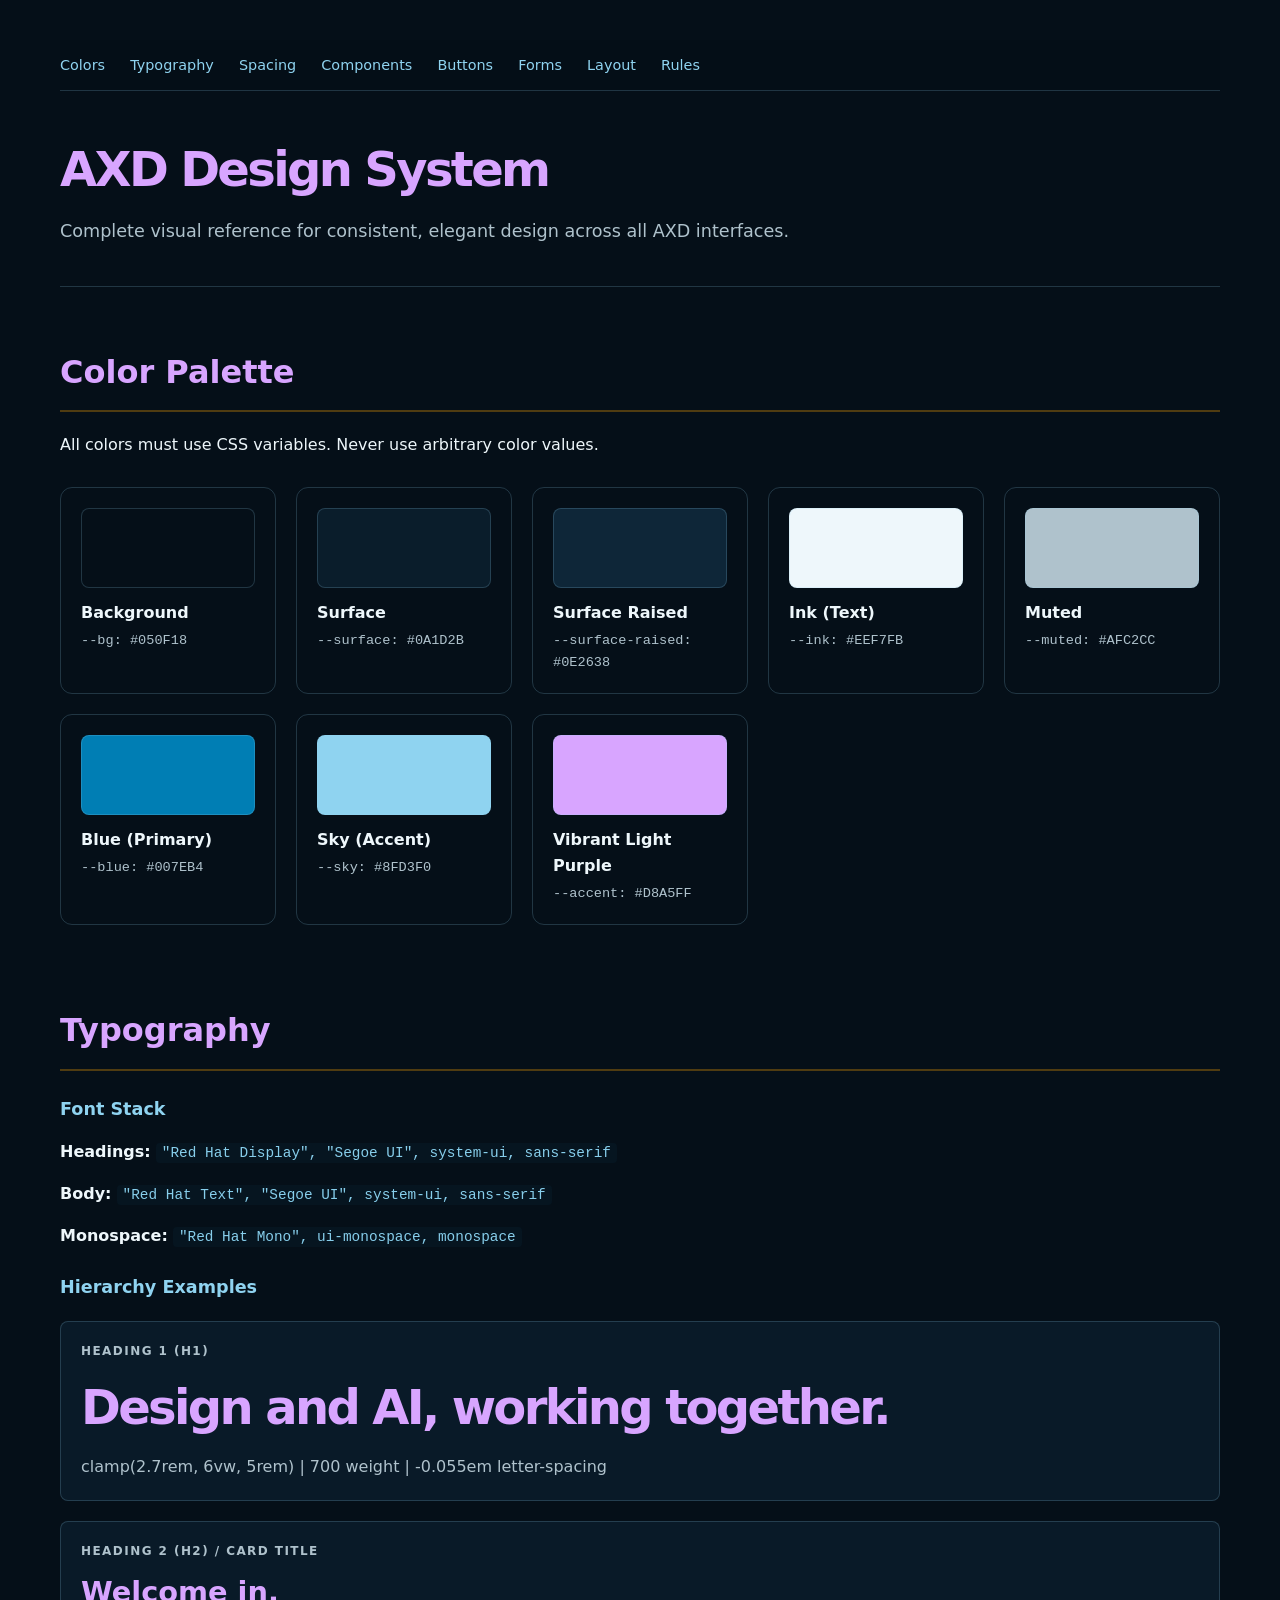
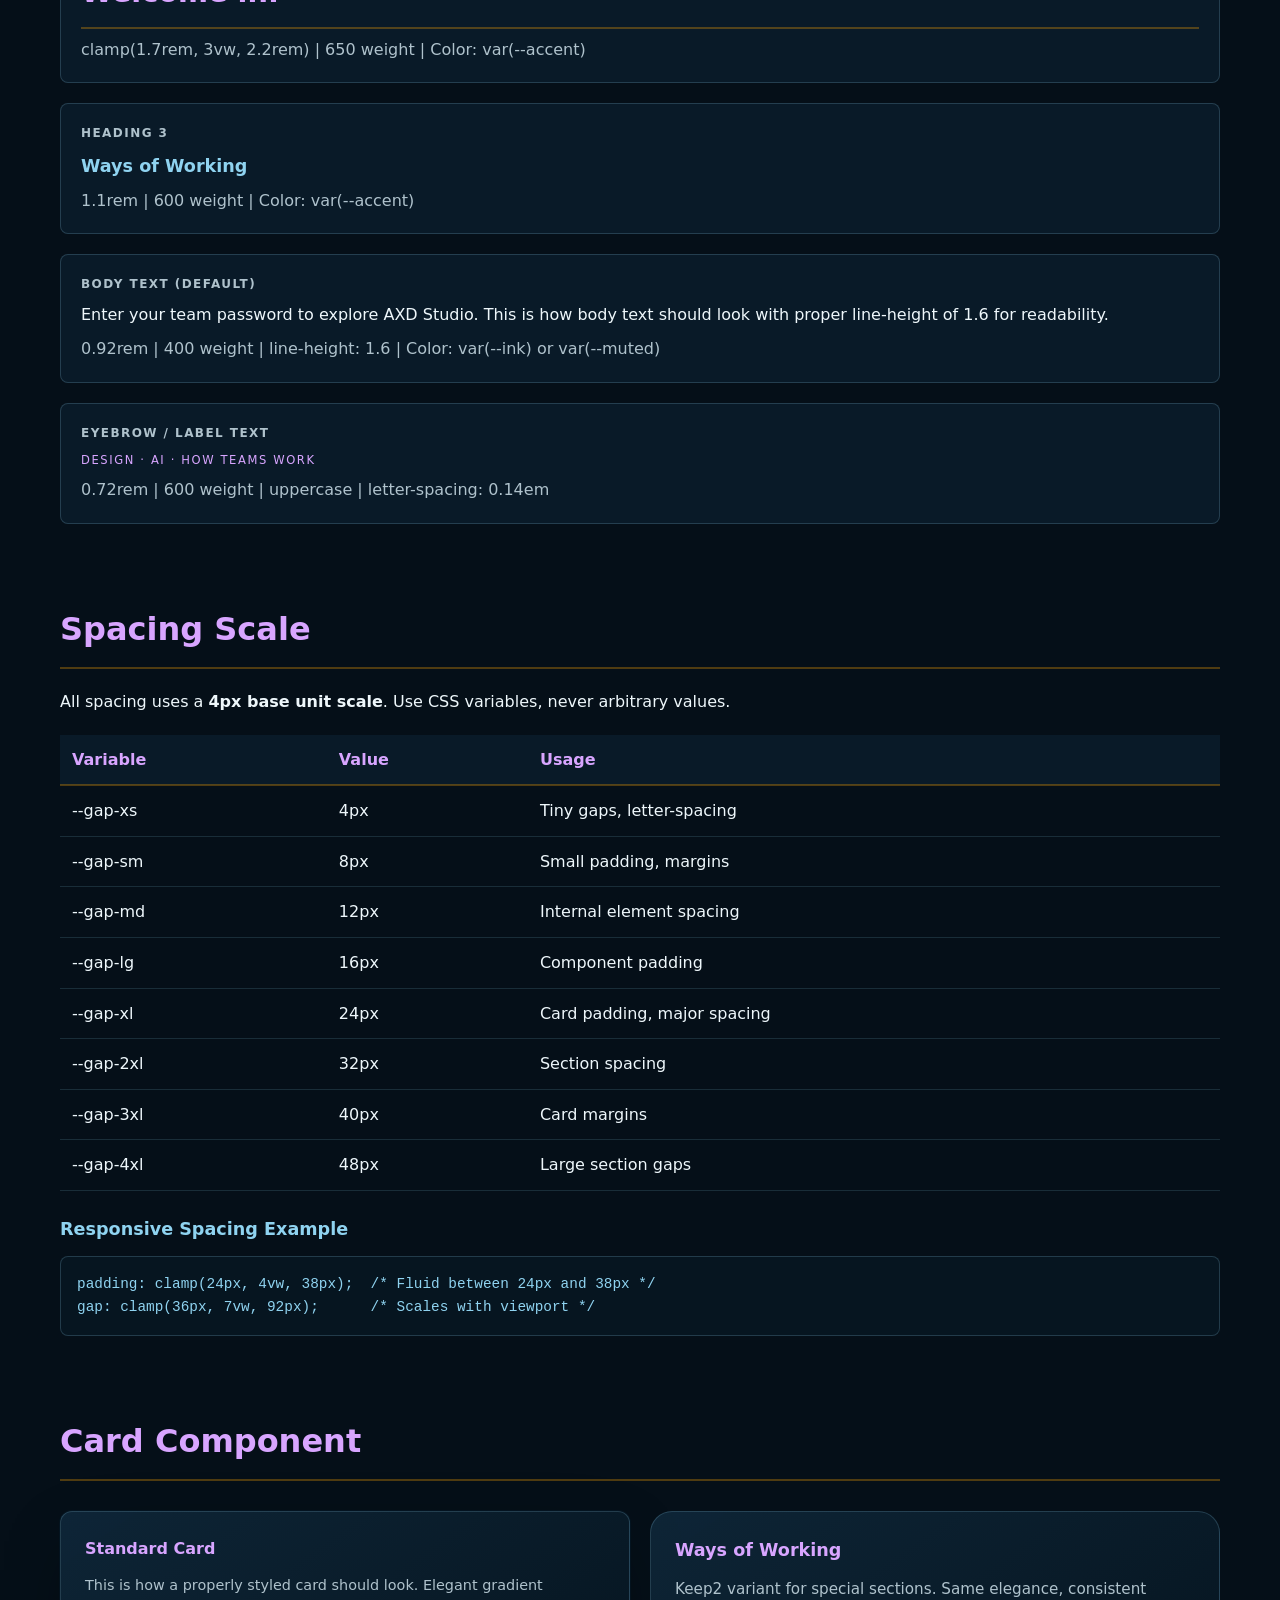
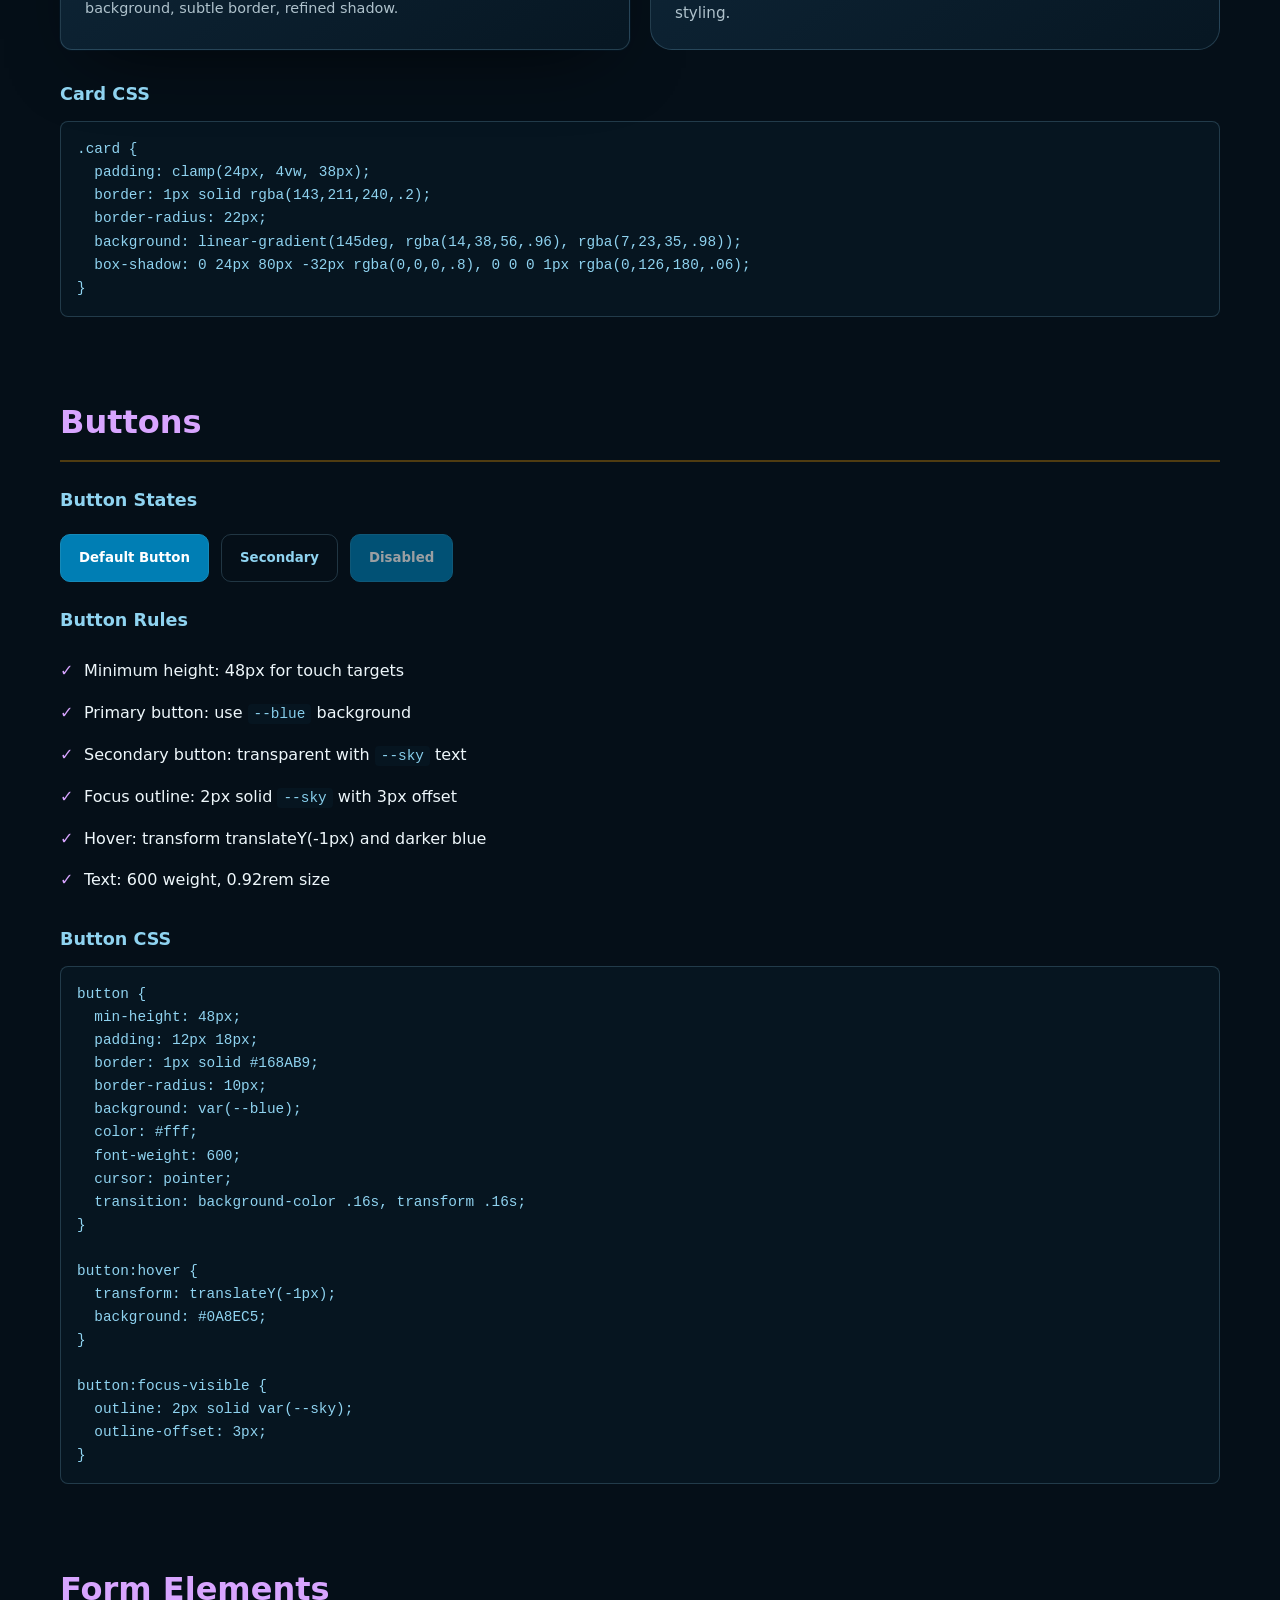
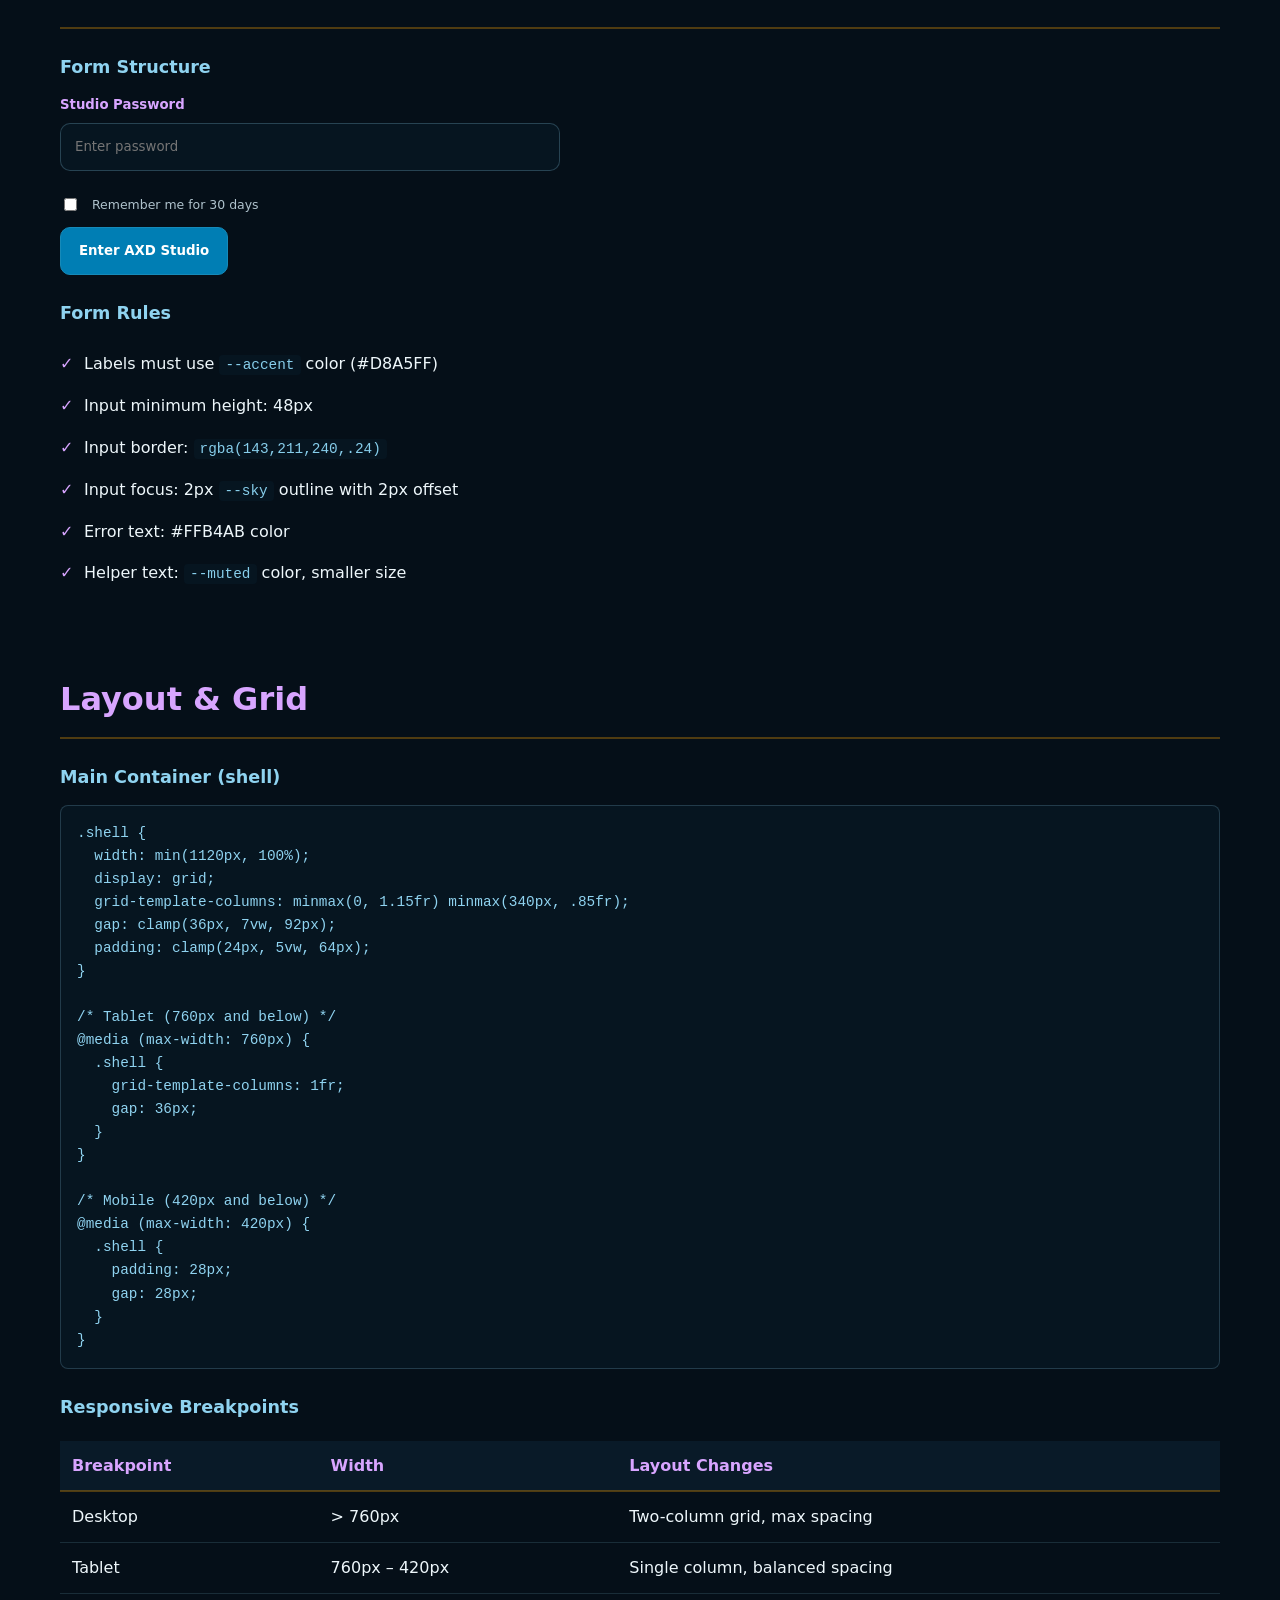
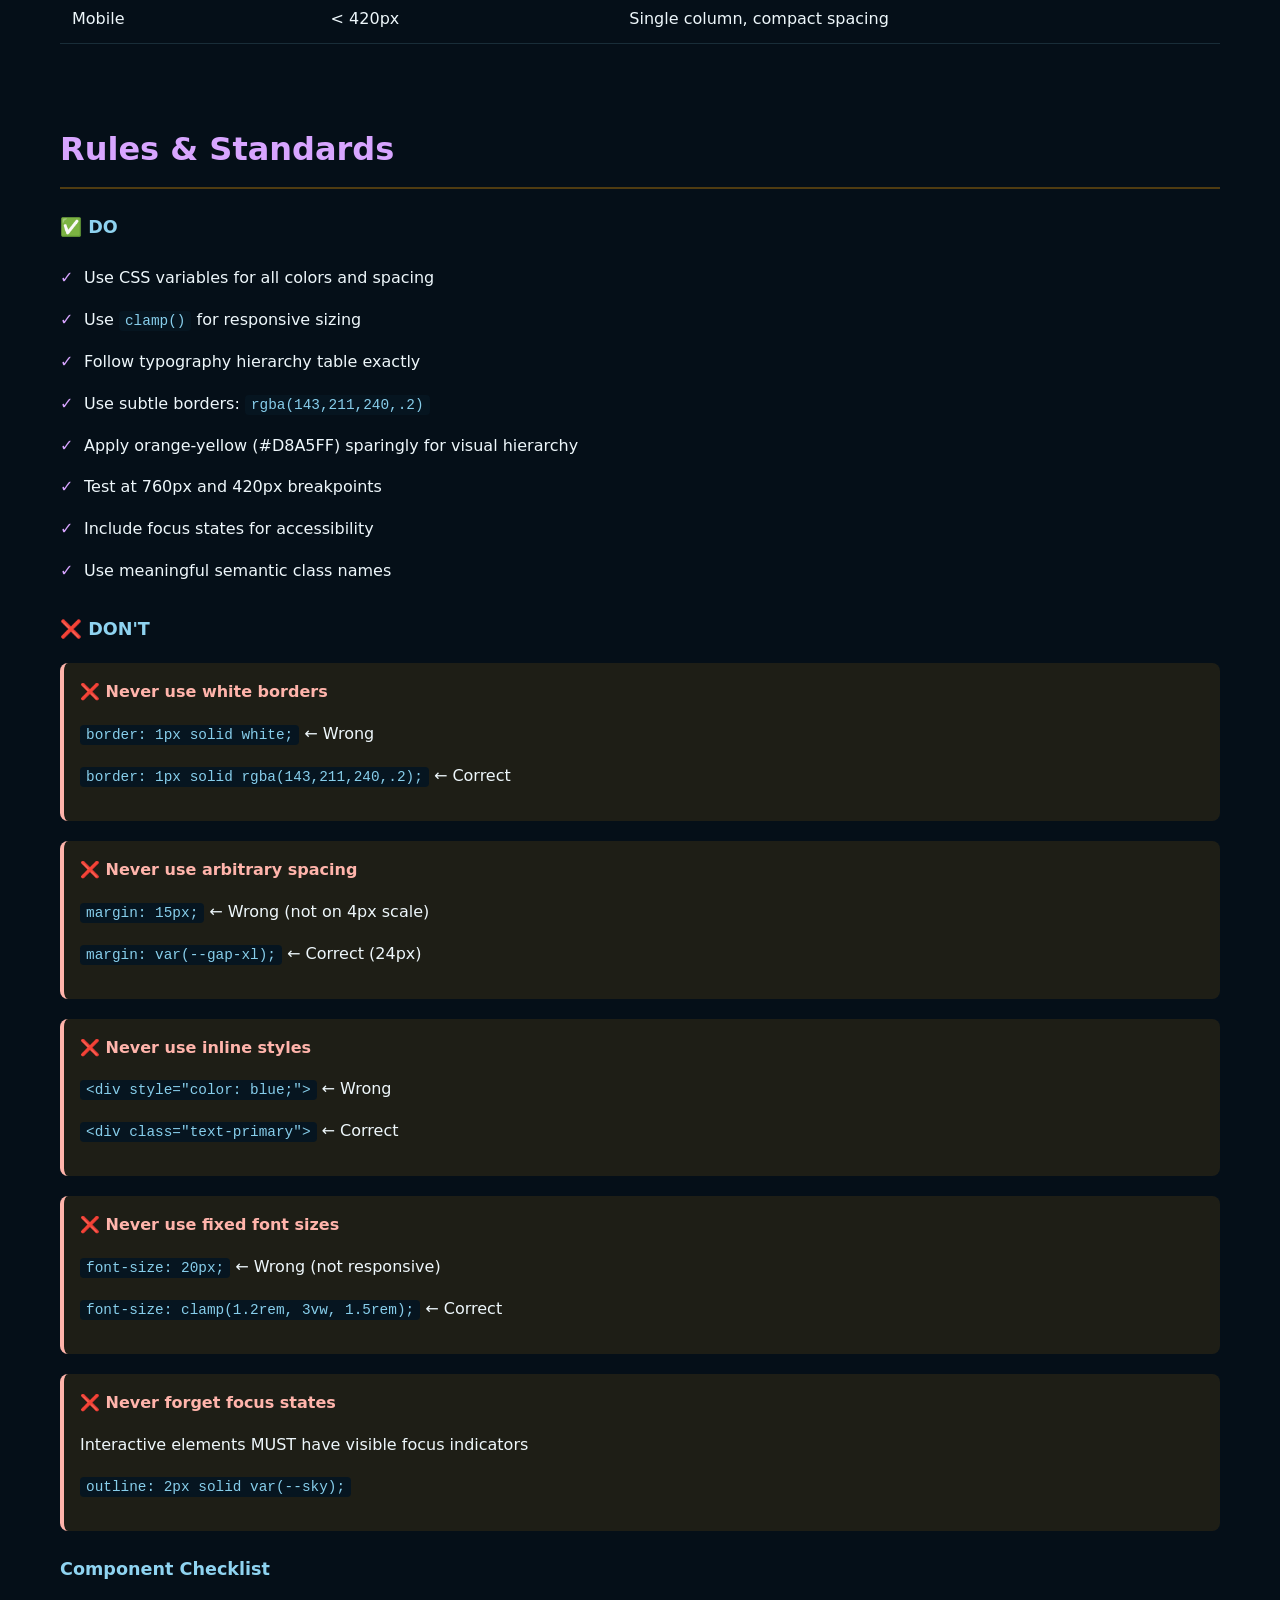
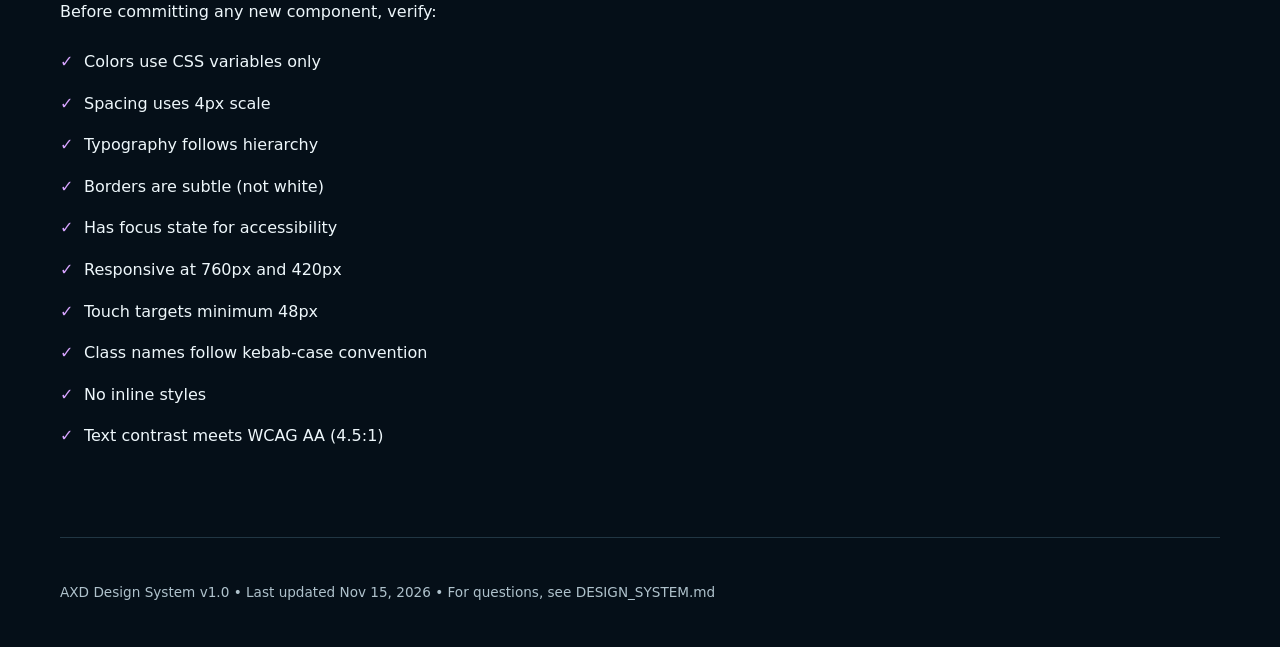
<file: DESIGN_SYSTEM_REFERENCE.html>
<!DOCTYPE html>
<html lang="en">
<head>
  <meta charset="UTF-8">
  <meta name="viewport" content="width=device-width, initial-scale=1">
  <title>AXD Design System Reference</title>
  <style>
    :root {
      --bg: #050F18;
      --surface: #0A1D2B;
      --surface-raised: #0E2638;
      --line: rgba(143, 211, 240, 0.18);
      --ink: #EEF7FB;
      --muted: #AFC2CC;
      --blue: #007EB4;
      --sky: #8FD3F0;
      --accent: #D8A5FF;
    }

    * { box-sizing: border-box; }
    html { background: var(--bg); }
    body {
      max-width: 1200px;
      margin: 0 auto;
      padding: 40px 20px;
      background: var(--bg);
      color: var(--ink);
      font-family: "Red Hat Text", "Segoe UI", system-ui, sans-serif;
      line-height: 1.6;
    }

    header {
      margin-bottom: 60px;
      border-bottom: 1px solid rgba(143, 211, 240, 0.2);
      padding-bottom: 40px;
    }

    h1 {
      font-family: "Red Hat Display", system-ui, sans-serif;
      font-size: 3rem;
      font-weight: 700;
      color: var(--accent);
      margin: 0 0 10px 0;
      letter-spacing: -0.055em;
    }

    .subtitle {
      font-size: 1.1rem;
      color: var(--muted);
      margin: 0;
    }

    section {
      margin-bottom: 80px;
    }

    h2 {
      font-family: "Red Hat Display", system-ui, sans-serif;
      font-size: 2rem;
      color: var(--accent);
      margin: 40px 0 20px 0;
      padding-bottom: 12px;
      border-bottom: 2px solid rgba(255, 165, 0, 0.3);
    }

    h3 {
      font-size: 1.1rem;
      color: var(--sky);
      margin: 24px 0 12px 0;
      font-weight: 600;
    }

    /* Color Palette */
    .color-grid {
      display: grid;
      grid-template-columns: repeat(auto-fit, minmax(200px, 1fr));
      gap: 20px;
      margin: 30px 0;
    }

    .color-swatch {
      padding: 20px;
      border-radius: 12px;
      border: 1px solid rgba(143, 211, 240, 0.2);
    }

    .color-box {
      width: 100%;
      height: 80px;
      border-radius: 8px;
      margin-bottom: 12px;
      border: 1px solid rgba(143, 211, 240, 0.2);
    }

    .color-name {
      font-weight: 600;
      color: var(--ink);
      margin-bottom: 4px;
    }

    .color-value {
      font-family: "Red Hat Mono", monospace;
      font-size: 0.85rem;
      color: var(--muted);
    }

    /* Typography Examples */
    .typography-example {
      background: rgba(14, 38, 56, 0.5);
      padding: 20px;
      border-radius: 8px;
      margin: 20px 0;
      border: 1px solid rgba(143, 211, 240, 0.2);
    }

    .typography-example h4 {
      margin: 0 0 8px 0;
      font-size: 0.75rem;
      text-transform: uppercase;
      letter-spacing: 0.12em;
      color: var(--muted);
    }

    .typography-example p {
      margin: 0;
    }

    /* Component Examples */
    .component-showcase {
      display: grid;
      grid-template-columns: repeat(auto-fit, minmax(250px, 1fr));
      gap: 20px;
      margin: 30px 0;
    }

    .component {
      background: linear-gradient(145deg, rgba(14, 38, 56, 0.96), rgba(7, 23, 35, 0.98));
      padding: 24px;
      border: 1px solid rgba(143, 211, 240, 0.2);
      border-radius: 12px;
      box-shadow: 0 24px 80px -32px rgba(0, 0, 0, 0.8), 0 0 0 1px rgba(0, 126, 180, 0.06);
    }

    .component h4 {
      color: var(--accent);
      margin: 0 0 12px 0;
      font-size: 1rem;
    }

    .component p {
      color: var(--muted);
      font-size: 0.9rem;
      margin: 0;
    }

    /* Button Showcase */
    .button-showcase {
      display: flex;
      flex-wrap: wrap;
      gap: 12px;
      margin: 20px 0;
    }

    button {
      min-height: 48px;
      padding: 12px 18px;
      border: 1px solid #168AB9;
      border-radius: 10px;
      background: var(--blue);
      color: #fff;
      font-weight: 600;
      cursor: pointer;
      transition: background-color 0.16s, transform 0.16s;
      font-family: inherit;
    }

    button:hover {
      transform: translateY(-1px);
      background: #0A8EC5;
    }

    button.secondary {
      background: transparent;
      border: 1px solid rgba(143, 211, 240, 0.2);
      color: var(--sky);
    }

    button.secondary:hover {
      background: rgba(143, 211, 240, 0.1);
    }

    button[disabled] {
      opacity: 0.6;
      cursor: not-allowed;
      transform: none;
    }

    /* Table Styles */
    table {
      width: 100%;
      border-collapse: collapse;
      margin: 20px 0;
    }

    thead {
      background: rgba(14, 38, 56, 0.5);
    }

    th {
      padding: 12px;
      text-align: left;
      font-weight: 600;
      color: var(--accent);
      border-bottom: 2px solid rgba(255, 165, 0, 0.3);
    }

    td {
      padding: 12px;
      border-bottom: 1px solid rgba(143, 211, 240, 0.15);
      color: var(--ink);
    }

    tr:hover {
      background: rgba(14, 38, 56, 0.3);
    }

    /* Code Block */
    code {
      background: #061520;
      padding: 2px 6px;
      border-radius: 4px;
      font-family: "Red Hat Mono", monospace;
      font-size: 0.9em;
      color: #87CEEB;
    }

    pre {
      background: #061520;
      padding: 16px;
      border-radius: 8px;
      overflow-x: auto;
      border: 1px solid rgba(143, 211, 240, 0.2);
    }

    pre code {
      background: transparent;
      padding: 0;
      color: var(--sky);
    }

    /* Grid Example */
    .grid-example {
      display: grid;
      grid-template-columns: repeat(auto-fit, minmax(150px, 1fr));
      gap: 12px;
      margin: 20px 0;
    }

    .grid-item {
      background: rgba(14, 38, 56, 0.5);
      padding: 20px;
      border-radius: 8px;
      border: 1px solid rgba(143, 211, 240, 0.2);
      text-align: center;
      font-size: 0.9rem;
      color: var(--muted);
    }

    /* Checklist */
    .checklist {
      list-style: none;
      padding: 0;
    }

    .checklist li {
      padding: 8px 0;
      padding-left: 24px;
      position: relative;
    }

    .checklist li:before {
      content: "✓";
      position: absolute;
      left: 0;
      color: var(--accent);
      font-weight: bold;
    }

    /* Reference Card */
    .reference-card {
      background: linear-gradient(145deg, rgba(14, 38, 56, 0.96), rgba(7, 23, 35, 0.98));
      padding: 24px;
      border: 1px solid rgba(143, 211, 240, 0.2);
      border-radius: 12px;
      margin: 20px 0;
    }

    /* Navigation */
    nav {
      position: sticky;
      top: 0;
      background: rgba(5, 15, 24, 0.95);
      backdrop-filter: blur(8px);
      padding: 12px 0;
      margin-bottom: 40px;
      border-bottom: 1px solid rgba(143, 211, 240, 0.2);
      z-index: 10;
    }

    nav a {
      display: inline-block;
      margin-right: 20px;
      color: var(--sky);
      text-decoration: none;
      font-size: 0.9rem;
      font-weight: 500;
      transition: color 0.16s;
    }

    nav a:hover {
      color: var(--accent);
    }

    /* Anti-patterns */
    .anti-pattern {
      background: rgba(255, 165, 0, 0.1);
      border-left: 4px solid #FFB4AB;
      padding: 16px;
      border-radius: 8px;
      margin: 20px 0;
    }

    .anti-pattern strong {
      color: #FFB4AB;
    }
  </style>
</head>
<body>
  <nav>
    <a href="#colors">Colors</a>
    <a href="#typography">Typography</a>
    <a href="#spacing">Spacing</a>
    <a href="#components">Components</a>
    <a href="#buttons">Buttons</a>
    <a href="#forms">Forms</a>
    <a href="#layout">Layout</a>
    <a href="#rules">Rules</a>
  </nav>

  <header>
    <h1>AXD Design System</h1>
    <p class="subtitle">
      Complete visual reference for consistent, elegant design across all AXD interfaces.
    </p>
  </header>

  <!-- Colors -->
  <section id="colors">
    <h2>Color Palette</h2>
    <p>All colors must use CSS variables. Never use arbitrary color values.</p>

    <div class="color-grid">
      <div class="color-swatch">
        <div class="color-box" style="background: #050F18;"></div>
        <div class="color-name">Background</div>
        <div class="color-value">--bg: #050F18</div>
      </div>

      <div class="color-swatch">
        <div class="color-box" style="background: #0A1D2B;"></div>
        <div class="color-name">Surface</div>
        <div class="color-value">--surface: #0A1D2B</div>
      </div>

      <div class="color-swatch">
        <div class="color-box" style="background: #0E2638;"></div>
        <div class="color-name">Surface Raised</div>
        <div class="color-value">--surface-raised: #0E2638</div>
      </div>

      <div class="color-swatch">
        <div class="color-box" style="background: #EEF7FB;"></div>
        <div class="color-name">Ink (Text)</div>
        <div class="color-value">--ink: #EEF7FB</div>
      </div>

      <div class="color-swatch">
        <div class="color-box" style="background: #AFC2CC;"></div>
        <div class="color-name">Muted</div>
        <div class="color-value">--muted: #AFC2CC</div>
      </div>

      <div class="color-swatch">
        <div class="color-box" style="background: #007EB4;"></div>
        <div class="color-name">Blue (Primary)</div>
        <div class="color-value">--blue: #007EB4</div>
      </div>

      <div class="color-swatch">
        <div class="color-box" style="background: #8FD3F0;"></div>
        <div class="color-name">Sky (Accent)</div>
        <div class="color-value">--sky: #8FD3F0</div>
      </div>

      <div class="color-swatch">
        <div class="color-box" style="background: #D8A5FF;"></div>
        <div class="color-name">Vibrant Light Purple</div>
        <div class="color-value">--accent: #D8A5FF</div>
      </div>
    </div>
  </section>

  <!-- Typography -->
  <section id="typography">
    <h2>Typography</h2>

    <h3>Font Stack</h3>
    <p><strong>Headings:</strong> <code>"Red Hat Display", "Segoe UI", system-ui, sans-serif</code></p>
    <p><strong>Body:</strong> <code>"Red Hat Text", "Segoe UI", system-ui, sans-serif</code></p>
    <p><strong>Monospace:</strong> <code>"Red Hat Mono", ui-monospace, monospace</code></p>

    <h3>Hierarchy Examples</h3>

    <div class="typography-example">
      <h4>Heading 1 (H1)</h4>
      <h1 style="margin: 0;">Design and AI, working together.</h1>
      <p style="color: var(--muted); margin-top: 8px;">clamp(2.7rem, 6vw, 5rem) | 700 weight | -0.055em letter-spacing</p>
    </div>

    <div class="typography-example">
      <h4>Heading 2 (H2) / Card Title</h4>
      <h2 style="margin: 0; font-size: 1.8rem;">Welcome in.</h2>
      <p style="color: var(--muted); margin-top: 8px;">clamp(1.7rem, 3vw, 2.2rem) | 650 weight | Color: var(--accent)</p>
    </div>

    <div class="typography-example">
      <h4>Heading 3</h4>
      <h3 style="margin: 0;">Ways of Working</h3>
      <p style="color: var(--muted); margin-top: 8px;">1.1rem | 600 weight | Color: var(--accent)</p>
    </div>

    <div class="typography-example">
      <h4>Body Text (Default)</h4>
      <p>Enter your team password to explore AXD Studio. This is how body text should look with proper line-height of 1.6 for readability.</p>
      <p style="color: var(--muted); margin-top: 8px;">0.92rem | 400 weight | line-height: 1.6 | Color: var(--ink) or var(--muted)</p>
    </div>

    <div class="typography-example">
      <h4>Eyebrow / Label Text</h4>
      <p style="font-size: 0.72rem; text-transform: uppercase; letter-spacing: 0.14em; margin: 0; color: var(--accent);">DESIGN · AI · HOW TEAMS WORK</p>
      <p style="color: var(--muted); margin-top: 8px;">0.72rem | 600 weight | uppercase | letter-spacing: 0.14em</p>
    </div>
  </section>

  <!-- Spacing -->
  <section id="spacing">
    <h2>Spacing Scale</h2>
    <p>All spacing uses a <strong>4px base unit scale</strong>. Use CSS variables, never arbitrary values.</p>

    <table>
      <thead>
        <tr>
          <th>Variable</th>
          <th>Value</th>
          <th>Usage</th>
        </tr>
      </thead>
      <tbody>
        <tr><td>--gap-xs</td><td>4px</td><td>Tiny gaps, letter-spacing</td></tr>
        <tr><td>--gap-sm</td><td>8px</td><td>Small padding, margins</td></tr>
        <tr><td>--gap-md</td><td>12px</td><td>Internal element spacing</td></tr>
        <tr><td>--gap-lg</td><td>16px</td><td>Component padding</td></tr>
        <tr><td>--gap-xl</td><td>24px</td><td>Card padding, major spacing</td></tr>
        <tr><td>--gap-2xl</td><td>32px</td><td>Section spacing</td></tr>
        <tr><td>--gap-3xl</td><td>40px</td><td>Card margins</td></tr>
        <tr><td>--gap-4xl</td><td>48px</td><td>Large section gaps</td></tr>
      </tbody>
    </table>

    <h3>Responsive Spacing Example</h3>
    <pre><code>padding: clamp(24px, 4vw, 38px);  /* Fluid between 24px and 38px */
gap: clamp(36px, 7vw, 92px);      /* Scales with viewport */</code></pre>
  </section>

  <!-- Components -->
  <section id="components">
    <h2>Card Component</h2>

    <div class="component-showcase">
      <div class="component">
        <h4>Standard Card</h4>
        <p>This is how a properly styled card should look. Elegant gradient background, subtle border, refined shadow.</p>
      </div>

      <div class="keep2" style="background: linear-gradient(145deg, rgba(14,38,56,.96), rgba(7,23,35,.98)); border: 1px solid rgba(143,211,240,.2); border-radius: 22px; padding: 24px;">
        <h4 style="color: var(--accent); margin: 0 0 12px 0; font-size: 1.1rem; font-weight: 600;">Ways of Working</h4>
        <p style="color: var(--muted); font-size: 0.95rem; margin: 0; line-height: 1.6;">Keep2 variant for special sections. Same elegance, consistent styling.</p>
      </div>
    </div>

    <h3>Card CSS</h3>
    <pre><code>.card {
  padding: clamp(24px, 4vw, 38px);
  border: 1px solid rgba(143,211,240,.2);
  border-radius: 22px;
  background: linear-gradient(145deg, rgba(14,38,56,.96), rgba(7,23,35,.98));
  box-shadow: 0 24px 80px -32px rgba(0,0,0,.8), 0 0 0 1px rgba(0,126,180,.06);
}</code></pre>
  </section>

  <!-- Buttons -->
  <section id="buttons">
    <h2>Buttons</h2>

    <h3>Button States</h3>
    <div class="button-showcase">
      <button>Default Button</button>
      <button class="secondary">Secondary</button>
      <button disabled>Disabled</button>
    </div>

    <h3>Button Rules</h3>
    <ul class="checklist">
      <li>Minimum height: 48px for touch targets</li>
      <li>Primary button: use <code>--blue</code> background</li>
      <li>Secondary button: transparent with <code>--sky</code> text</li>
      <li>Focus outline: 2px solid <code>--sky</code> with 3px offset</li>
      <li>Hover: transform translateY(-1px) and darker blue</li>
      <li>Text: 600 weight, 0.92rem size</li>
    </ul>

    <h3>Button CSS</h3>
    <pre><code>button {
  min-height: 48px;
  padding: 12px 18px;
  border: 1px solid #168AB9;
  border-radius: 10px;
  background: var(--blue);
  color: #fff;
  font-weight: 600;
  cursor: pointer;
  transition: background-color .16s, transform .16s;
}

button:hover {
  transform: translateY(-1px);
  background: #0A8EC5;
}

button:focus-visible {
  outline: 2px solid var(--sky);
  outline-offset: 3px;
}</code></pre>
  </section>

  <!-- Forms -->
  <section id="forms">
    <h2>Form Elements</h2>

    <h3>Form Structure</h3>
    <form style="max-width: 500px;">
      <div style="margin-bottom: 24px;">
        <label style="color: var(--accent); font-size: 0.83rem; font-weight: 600; display: block; margin-bottom: 8px;">Studio Password</label>
        <input type="password" placeholder="Enter password" style="width: 100%; min-height: 48px; padding: 12px 14px; border: 1px solid rgba(143,211,240,.24); border-radius: 10px; background: #061520; color: var(--ink); font-family: inherit;">
      </div>

      <div style="display: flex; gap: 12px; align-items: center; margin: 12px 0; color: var(--muted); font-size: 0.78rem;">
        <input type="checkbox" id="remember">
        <label for="remember" style="margin: 0; color: var(--muted);">Remember me for 30 days</label>
      </div>

      <button type="submit">Enter AXD Studio</button>
    </form>

    <h3>Form Rules</h3>
    <ul class="checklist">
      <li>Labels must use <code>--accent</code> color (#D8A5FF)</li>
      <li>Input minimum height: 48px</li>
      <li>Input border: <code>rgba(143,211,240,.24)</code></li>
      <li>Input focus: 2px <code>--sky</code> outline with 2px offset</li>
      <li>Error text: #FFB4AB color</li>
      <li>Helper text: <code>--muted</code> color, smaller size</li>
    </ul>
  </section>

  <!-- Layout -->
  <section id="layout">
    <h2>Layout & Grid</h2>

    <h3>Main Container (shell)</h3>
    <pre><code>.shell {
  width: min(1120px, 100%);
  display: grid;
  grid-template-columns: minmax(0, 1.15fr) minmax(340px, .85fr);
  gap: clamp(36px, 7vw, 92px);
  padding: clamp(24px, 5vw, 64px);
}

/* Tablet (760px and below) */
@media (max-width: 760px) {
  .shell {
    grid-template-columns: 1fr;
    gap: 36px;
  }
}

/* Mobile (420px and below) */
@media (max-width: 420px) {
  .shell {
    padding: 28px;
    gap: 28px;
  }
}</code></pre>

    <h3>Responsive Breakpoints</h3>
    <table>
      <thead>
        <tr>
          <th>Breakpoint</th>
          <th>Width</th>
          <th>Layout Changes</th>
        </tr>
      </thead>
      <tbody>
        <tr><td>Desktop</td><td>> 760px</td><td>Two-column grid, max spacing</td></tr>
        <tr><td>Tablet</td><td>760px – 420px</td><td>Single column, balanced spacing</td></tr>
        <tr><td>Mobile</td><td>< 420px</td><td>Single column, compact spacing</td></tr>
      </tbody>
    </table>
  </section>

  <!-- Rules & Anti-patterns -->
  <section id="rules">
    <h2>Rules & Standards</h2>

    <h3>✅ DO</h3>
    <ul class="checklist">
      <li>Use CSS variables for all colors and spacing</li>
      <li>Use <code>clamp()</code> for responsive sizing</li>
      <li>Follow typography hierarchy table exactly</li>
      <li>Use subtle borders: <code>rgba(143,211,240,.2)</code></li>
      <li>Apply orange-yellow (#D8A5FF) sparingly for visual hierarchy</li>
      <li>Test at 760px and 420px breakpoints</li>
      <li>Include focus states for accessibility</li>
      <li>Use meaningful semantic class names</li>
    </ul>

    <h3>❌ DON'T</h3>
    <div class="anti-pattern">
      <strong>❌ Never use white borders</strong>
      <p><code>border: 1px solid white;</code> ← Wrong</p>
      <p><code>border: 1px solid rgba(143,211,240,.2);</code> ← Correct</p>
    </div>

    <div class="anti-pattern">
      <strong>❌ Never use arbitrary spacing</strong>
      <p><code>margin: 15px;</code> ← Wrong (not on 4px scale)</p>
      <p><code>margin: var(--gap-xl);</code> ← Correct (24px)</p>
    </div>

    <div class="anti-pattern">
      <strong>❌ Never use inline styles</strong>
      <p><code>&lt;div style="color: blue;"&gt;</code> ← Wrong</p>
      <p><code>&lt;div class="text-primary"&gt;</code> ← Correct</p>
    </div>

    <div class="anti-pattern">
      <strong>❌ Never use fixed font sizes</strong>
      <p><code>font-size: 20px;</code> ← Wrong (not responsive)</p>
      <p><code>font-size: clamp(1.2rem, 3vw, 1.5rem);</code> ← Correct</p>
    </div>

    <div class="anti-pattern">
      <strong>❌ Never forget focus states</strong>
      <p>Interactive elements MUST have visible focus indicators</p>
      <p><code>outline: 2px solid var(--sky);</code></p>
    </div>

    <h3>Component Checklist</h3>
    <p>Before committing any new component, verify:</p>
    <ul class="checklist">
      <li>Colors use CSS variables only</li>
      <li>Spacing uses 4px scale</li>
      <li>Typography follows hierarchy</li>
      <li>Borders are subtle (not white)</li>
      <li>Has focus state for accessibility</li>
      <li>Responsive at 760px and 420px</li>
      <li>Touch targets minimum 48px</li>
      <li>Class names follow kebab-case convention</li>
      <li>No inline styles</li>
      <li>Text contrast meets WCAG AA (4.5:1)</li>
    </ul>
  </section>

  <footer style="margin-top: 60px; padding-top: 30px; border-top: 1px solid rgba(143,211,240,.2); color: var(--muted); font-size: 0.85rem;">
    <p>AXD Design System v1.0 • Last updated Nov 15, 2026 • For questions, see DESIGN_SYSTEM.md</p>
  </footer>
</body>
</html>
</file>
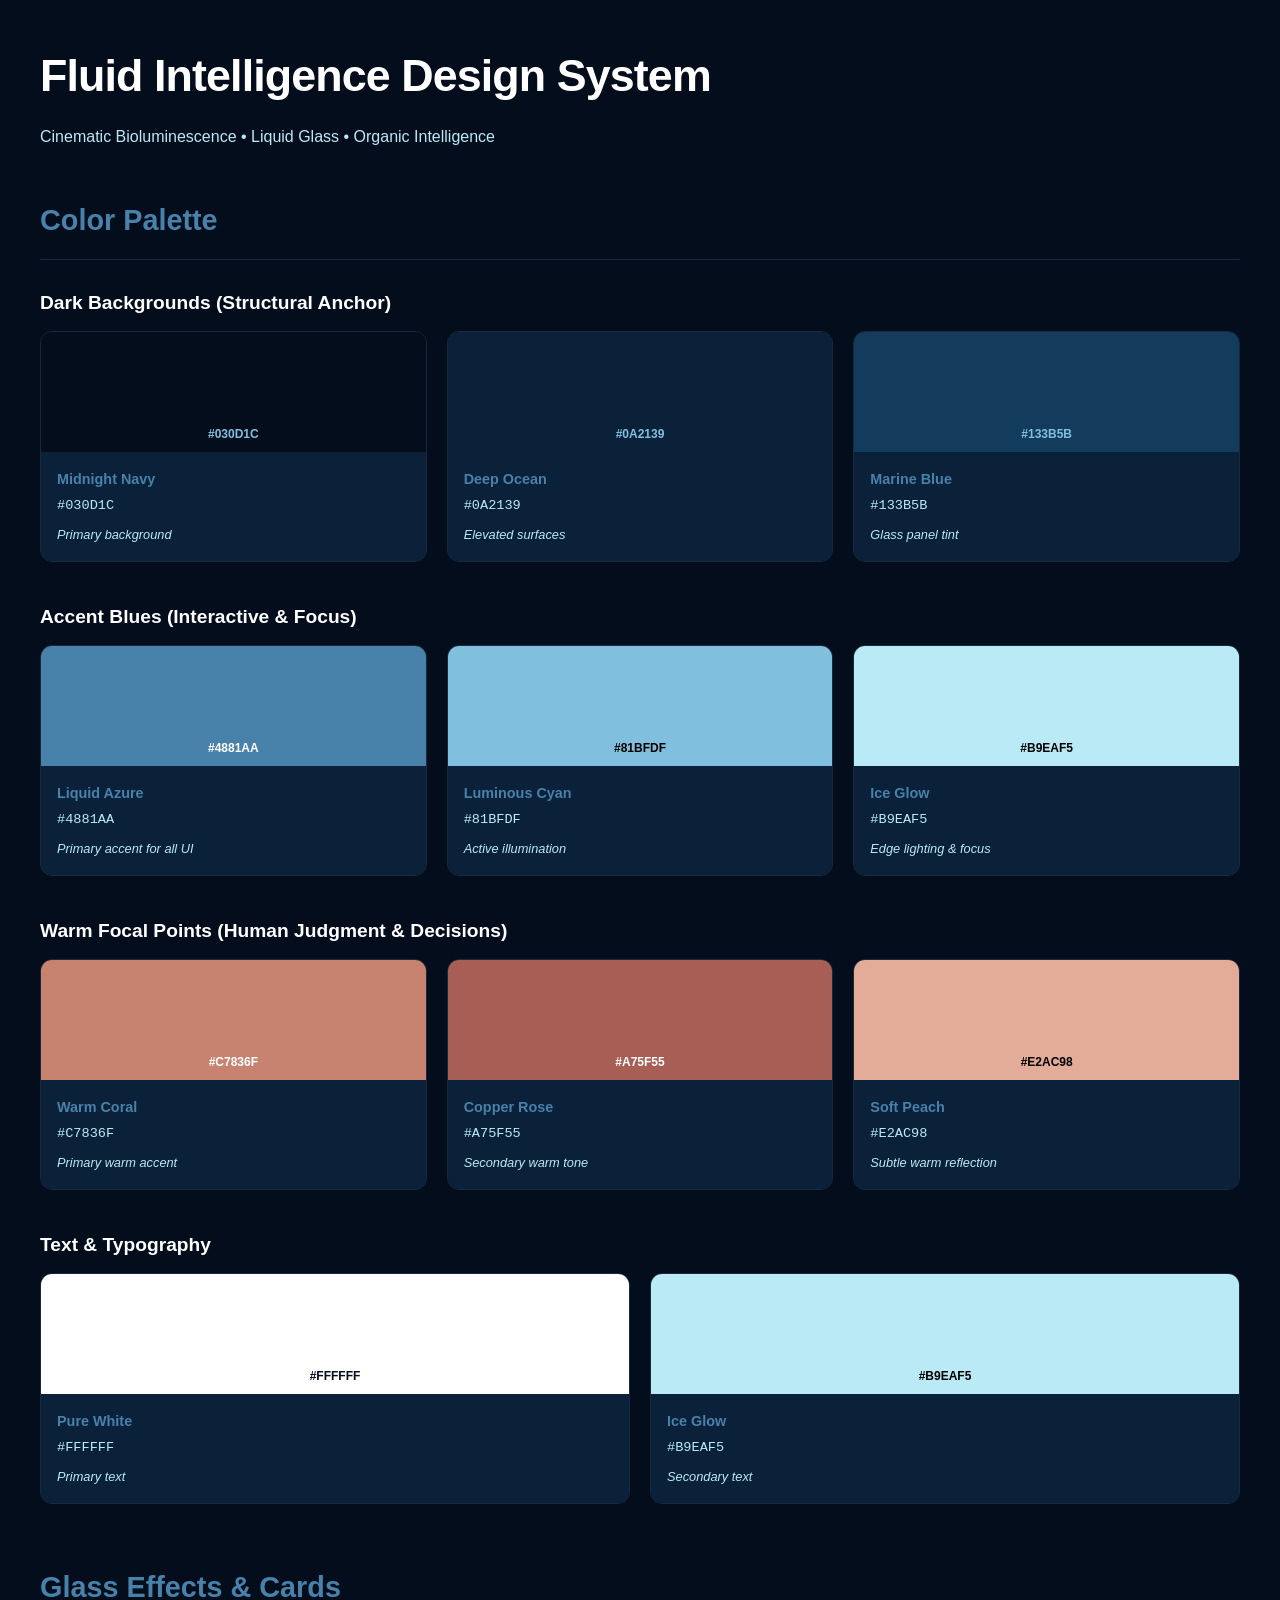
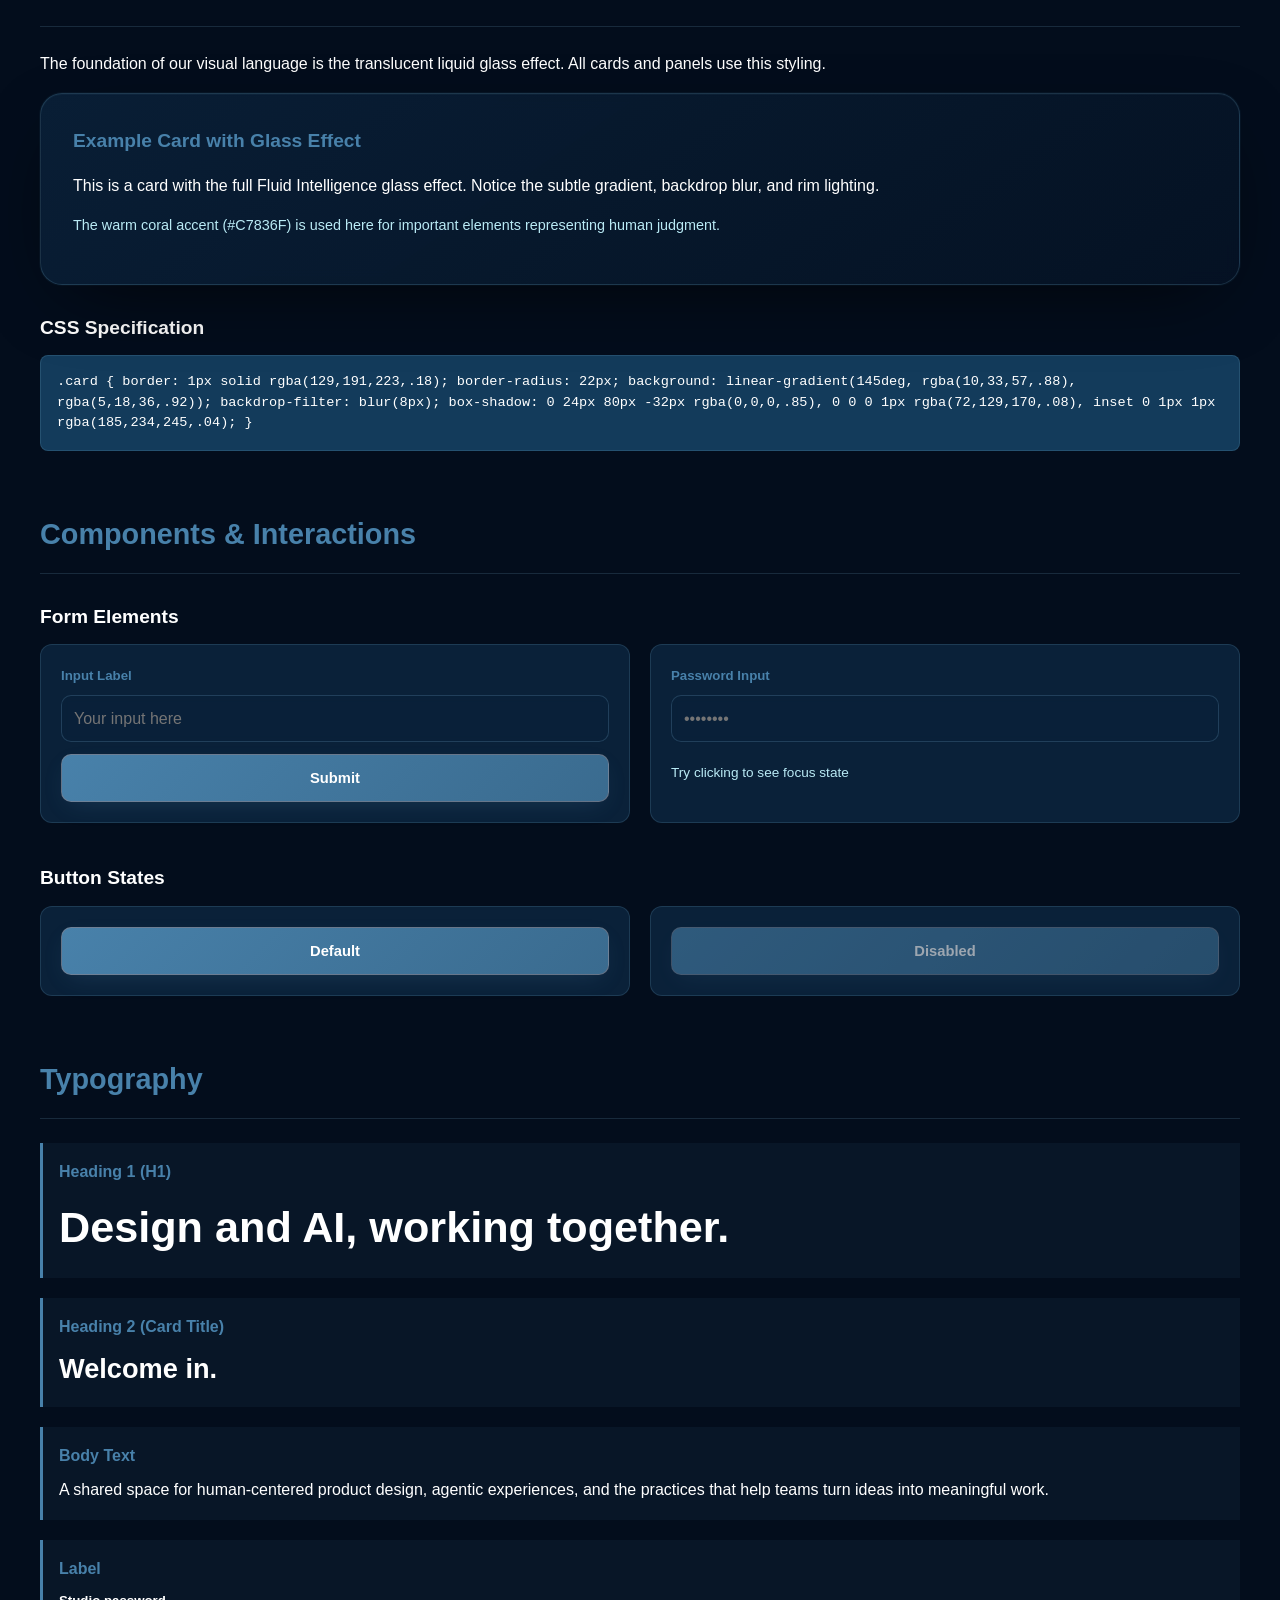
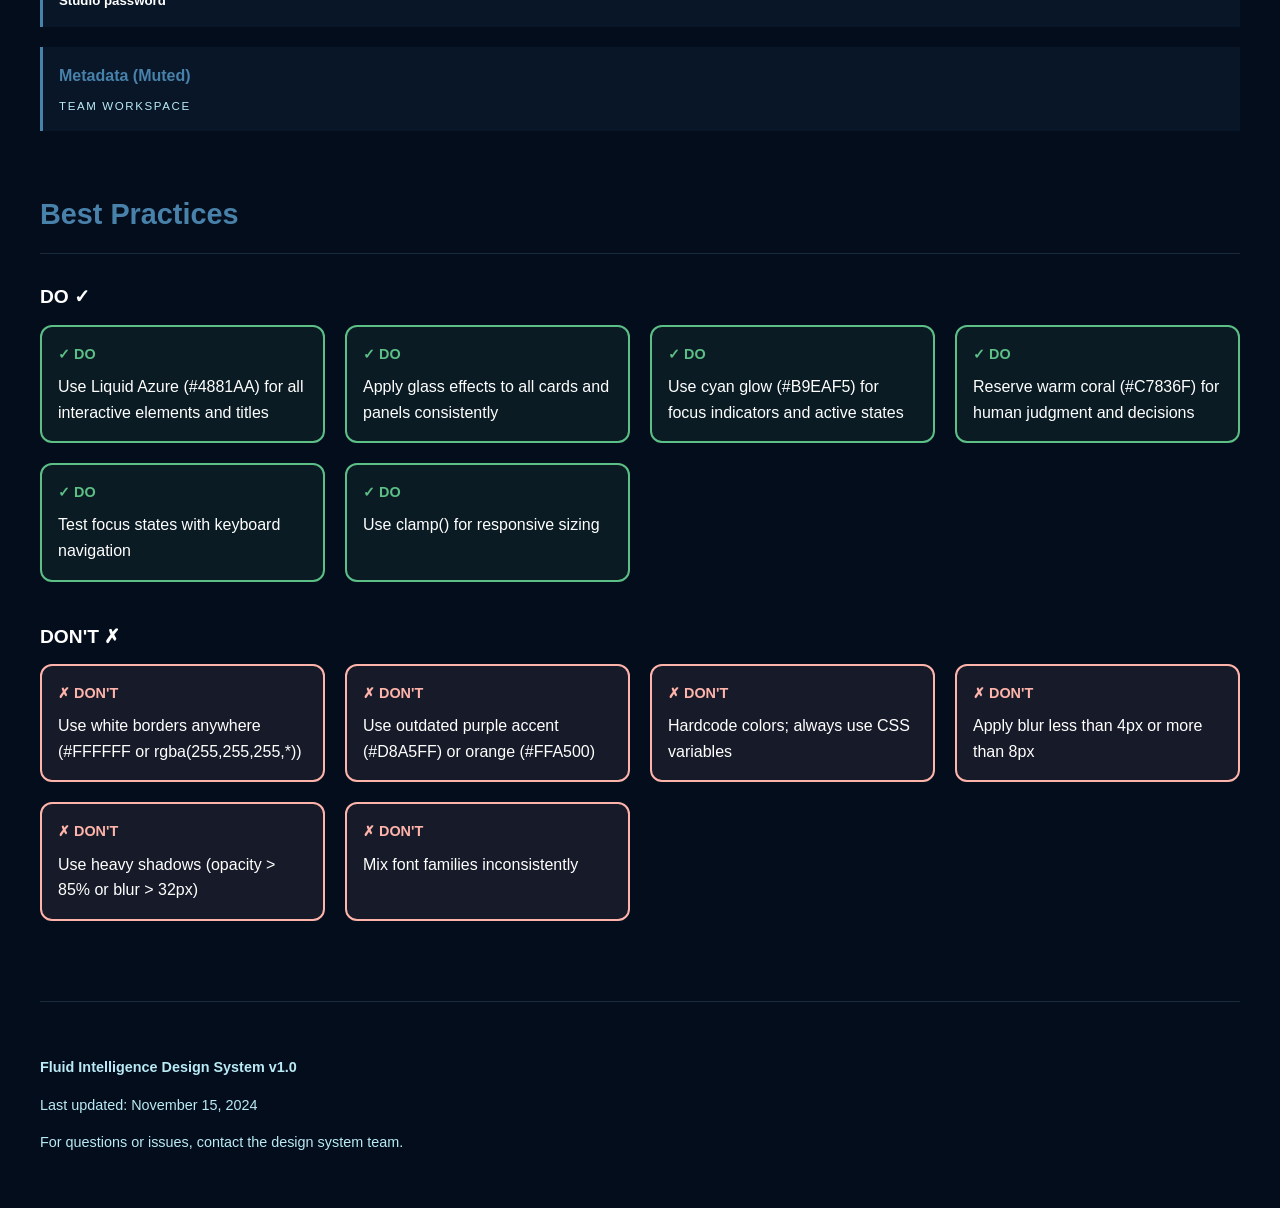
<file: FLUID_REFERENCE.html>
<!DOCTYPE html>
<html lang="en">
<head>
    <meta charset="UTF-8">
    <meta name="viewport" content="width=device-width, initial-scale=1.0">
    <title>Fluid Intelligence - Visual Style Reference</title>
    <style>
        :root {
            --bg: #030D1C;
            --surface: #0A2139;
            --surface-raised: #133B5B;
            --line: rgba(129,191,223,.16);
            --ink: #FFFFFF;
            --muted: #B9EAF5;
            --blue: #4881AA;
            --sky: #81BFDF;
            --accent: #4881AA;
            --warm-primary: #C7836F;
            --warm-secondary: #A75F55;
            --cyan-glow: #B9EAF5;
            --navy-dark: #030D1C;
        }

        * {
            box-sizing: border-box;
        }

        body {
            margin: 0;
            padding: 40px;
            background: var(--bg);
            color: var(--ink);
            font-family: "Red Hat Text", -apple-system, BlinkMacSystemFont, "Segoe UI", sans-serif;
            line-height: 1.6;
        }

        h1 {
            font-family: "Red Hat Display", -apple-system, BlinkMacSystemFont, "Segoe UI", sans-serif;
            font-size: 2.8rem;
            font-weight: 700;
            margin: 0 0 12px 0;
            letter-spacing: -0.02em;
        }

        h2 {
            font-family: "Red Hat Display", -apple-system, BlinkMacSystemFont, "Segoe UI", sans-serif;
            font-size: 1.8rem;
            font-weight: 700;
            margin: 48px 0 24px 0;
            color: var(--accent);
            border-bottom: 1px solid var(--line);
            padding-bottom: 16px;
        }

        h3 {
            font-size: 1.2rem;
            font-weight: 600;
            margin: 28px 0 12px 0;
        }

        .subtitle {
            color: var(--muted);
            font-size: 1rem;
            margin: 0 0 40px 0;
        }

        .section {
            max-width: 1200px;
            margin-bottom: 60px;
        }

        .palette {
            display: grid;
            grid-template-columns: repeat(auto-fit, minmax(180px, 1fr));
            gap: 20px;
            margin-bottom: 40px;
        }

        .color-swatch {
            border-radius: 12px;
            overflow: hidden;
            border: 1px solid var(--line);
        }

        .color-sample {
            height: 120px;
            display: flex;
            align-items: flex-end;
            justify-content: center;
            padding-bottom: 8px;
            font-size: 0.75rem;
            color: #000;
            font-weight: 600;
        }

        .color-info {
            padding: 16px;
            background: var(--surface);
            font-size: 0.9rem;
        }

        .color-name {
            font-weight: 600;
            color: var(--accent);
            margin-bottom: 4px;
        }

        .color-hex {
            font-family: "Red Hat Mono", monospace;
            color: var(--muted);
            font-size: 0.85rem;
        }

        .color-usage {
            font-size: 0.8rem;
            color: var(--muted);
            margin-top: 8px;
            font-style: italic;
        }

        .glass-card {
            padding: 32px;
            border: 1px solid rgba(129,191,223,.18);
            border-radius: 22px;
            background: linear-gradient(145deg, rgba(10,33,57,.88), rgba(5,18,36,.92));
            backdrop-filter: blur(8px);
            box-shadow: 0 24px 80px -32px rgba(0,0,0,.85),
                        0 0 0 1px rgba(72,129,170,.08),
                        inset 0 1px 1px rgba(185,234,245,.04);
            margin-bottom: 20px;
        }

        .glass-card h3 {
            margin-top: 0;
            color: var(--accent);
        }

        .component-grid {
            display: grid;
            grid-template-columns: repeat(auto-fit, minmax(240px, 1fr));
            gap: 20px;
            margin-bottom: 40px;
        }

        .component-demo {
            padding: 20px;
            border: 1px solid var(--line);
            border-radius: 12px;
            background: var(--surface);
        }

        .component-demo button {
            min-height: 48px;
            padding: 12px 18px;
            border: 1px solid rgba(199,131,111,.3);
            border-radius: 10px;
            background: linear-gradient(135deg, #4881AA, #3A6B8F);
            color: #fff;
            font: 600 0.92rem "Red Hat Text", sans-serif;
            cursor: pointer;
            transition: all .16s;
            box-shadow: 0 8px 24px -8px rgba(72,129,170,.24);
            width: 100%;
        }

        .component-demo button:hover {
            transform: translateY(-2px);
            background: linear-gradient(135deg, #5191B8, #4675A0);
            box-shadow: 0 12px 32px -8px rgba(72,129,170,.32);
        }

        .component-demo button:focus {
            outline: 2px solid var(--cyan-glow);
            outline-offset: 3px;
        }

        .component-demo input {
            width: 100%;
            min-height: 44px;
            padding: 10px 12px;
            border: 1px solid rgba(129,191,223,.2);
            border-radius: 10px;
            background: rgba(10,33,57,.56);
            color: var(--ink);
            font: inherit;
            backdrop-filter: blur(4px);
            margin-bottom: 12px;
        }

        .component-demo input:focus {
            outline: 2px solid var(--cyan-glow);
            outline-offset: 2px;
            border-color: var(--cyan-glow);
            background: rgba(10,33,57,.72);
            box-shadow: 0 0 16px rgba(129,191,223,.2);
        }

        .component-demo label {
            display: block;
            color: var(--accent);
            font-size: 0.83rem;
            font-weight: 600;
            margin-bottom: 8px;
        }

        .text-samples {
            display: grid;
            gap: 20px;
        }

        .text-sample {
            padding: 16px;
            border-left: 3px solid var(--accent);
            background: rgba(72,129,170,.08);
        }

        .text-sample-title {
            font-weight: 600;
            color: var(--accent);
            margin-bottom: 8px;
        }

        .dos-and-donts {
            display: grid;
            grid-template-columns: repeat(auto-fit, minmax(240px, 1fr));
            gap: 20px;
            margin-bottom: 40px;
        }

        .do {
            padding: 16px;
            border: 2px solid #5CBF86;
            border-radius: 12px;
            background: rgba(92,191,134,.08);
        }

        .dont {
            padding: 16px;
            border: 2px solid #FFB4AB;
            border-radius: 12px;
            background: rgba(255,180,171,.08);
        }

        .do::before {
            content: "✓ DO";
            display: block;
            font-weight: 600;
            color: #5CBF86;
            font-size: 0.9rem;
            margin-bottom: 8px;
        }

        .dont::before {
            content: "✗ DON'T";
            display: block;
            font-weight: 600;
            color: #FFB4AB;
            font-size: 0.9rem;
            margin-bottom: 8px;
        }

        .code-block {
            padding: 16px;
            background: var(--surface-raised);
            border: 1px solid var(--line);
            border-radius: 8px;
            font-family: "Red Hat Mono", monospace;
            font-size: 0.85rem;
            overflow-x: auto;
            margin-bottom: 20px;
            line-height: 1.5;
        }

        .footer {
            margin-top: 80px;
            padding-top: 40px;
            border-top: 1px solid var(--line);
            color: var(--muted);
            font-size: 0.9rem;
        }
    </style>
</head>
<body>
    <h1>Fluid Intelligence Design System</h1>
    <p class="subtitle">Cinematic Bioluminescence • Liquid Glass • Organic Intelligence</p>

    <div class="section">
        <h2>Color Palette</h2>

        <h3>Dark Backgrounds (Structural Anchor)</h3>
        <div class="palette">
            <div class="color-swatch">
                <div class="color-sample" style="background: #030D1C; color: #81BFDF;">#030D1C</div>
                <div class="color-info">
                    <div class="color-name">Midnight Navy</div>
                    <div class="color-hex">#030D1C</div>
                    <div class="color-usage">Primary background</div>
                </div>
            </div>
            <div class="color-swatch">
                <div class="color-sample" style="background: #0A2139; color: #81BFDF;">#0A2139</div>
                <div class="color-info">
                    <div class="color-name">Deep Ocean</div>
                    <div class="color-hex">#0A2139</div>
                    <div class="color-usage">Elevated surfaces</div>
                </div>
            </div>
            <div class="color-swatch">
                <div class="color-sample" style="background: #133B5B; color: #81BFDF;">#133B5B</div>
                <div class="color-info">
                    <div class="color-name">Marine Blue</div>
                    <div class="color-hex">#133B5B</div>
                    <div class="color-usage">Glass panel tint</div>
                </div>
            </div>
        </div>

        <h3>Accent Blues (Interactive & Focus)</h3>
        <div class="palette">
            <div class="color-swatch">
                <div class="color-sample" style="background: #4881AA; color: #fff;">#4881AA</div>
                <div class="color-info">
                    <div class="color-name">Liquid Azure</div>
                    <div class="color-hex">#4881AA</div>
                    <div class="color-usage">Primary accent for all UI</div>
                </div>
            </div>
            <div class="color-swatch">
                <div class="color-sample" style="background: #81BFDF; color: #000;">#81BFDF</div>
                <div class="color-info">
                    <div class="color-name">Luminous Cyan</div>
                    <div class="color-hex">#81BFDF</div>
                    <div class="color-usage">Active illumination</div>
                </div>
            </div>
            <div class="color-swatch">
                <div class="color-sample" style="background: #B9EAF5; color: #000;">#B9EAF5</div>
                <div class="color-info">
                    <div class="color-name">Ice Glow</div>
                    <div class="color-hex">#B9EAF5</div>
                    <div class="color-usage">Edge lighting & focus</div>
                </div>
            </div>
        </div>

        <h3>Warm Focal Points (Human Judgment & Decisions)</h3>
        <div class="palette">
            <div class="color-swatch">
                <div class="color-sample" style="background: #C7836F; color: #fff;">#C7836F</div>
                <div class="color-info">
                    <div class="color-name">Warm Coral</div>
                    <div class="color-hex">#C7836F</div>
                    <div class="color-usage">Primary warm accent</div>
                </div>
            </div>
            <div class="color-swatch">
                <div class="color-sample" style="background: #A75F55; color: #fff;">#A75F55</div>
                <div class="color-info">
                    <div class="color-name">Copper Rose</div>
                    <div class="color-hex">#A75F55</div>
                    <div class="color-usage">Secondary warm tone</div>
                </div>
            </div>
            <div class="color-swatch">
                <div class="color-sample" style="background: #E2AC98; color: #000;">#E2AC98</div>
                <div class="color-info">
                    <div class="color-name">Soft Peach</div>
                    <div class="color-hex">#E2AC98</div>
                    <div class="color-usage">Subtle warm reflection</div>
                </div>
            </div>
        </div>

        <h3>Text & Typography</h3>
        <div class="palette">
            <div class="color-swatch">
                <div class="color-sample" style="background: #FFFFFF; color: #030D1C;">#FFFFFF</div>
                <div class="color-info">
                    <div class="color-name">Pure White</div>
                    <div class="color-hex">#FFFFFF</div>
                    <div class="color-usage">Primary text</div>
                </div>
            </div>
            <div class="color-swatch">
                <div class="color-sample" style="background: #B9EAF5; color: #000;">#B9EAF5</div>
                <div class="color-info">
                    <div class="color-name">Ice Glow</div>
                    <div class="color-hex">#B9EAF5</div>
                    <div class="color-usage">Secondary text</div>
                </div>
            </div>
        </div>
    </div>

    <div class="section">
        <h2>Glass Effects & Cards</h2>
        <p>The foundation of our visual language is the translucent liquid glass effect. All cards and panels use this styling.</p>

        <div class="glass-card">
            <h3>Example Card with Glass Effect</h3>
            <p>This is a card with the full Fluid Intelligence glass effect. Notice the subtle gradient, backdrop blur, and rim lighting.</p>
            <p style="color: var(--muted); font-size: 0.9rem;">The warm coral accent (#C7836F) is used here for important elements representing human judgment.</p>
        </div>

        <h3>CSS Specification</h3>
        <div class="code-block">
.card {
    border: 1px solid rgba(129,191,223,.18);
    border-radius: 22px;
    background: linear-gradient(145deg, 
        rgba(10,33,57,.88), 
        rgba(5,18,36,.92));
    backdrop-filter: blur(8px);
    box-shadow: 0 24px 80px -32px rgba(0,0,0,.85),
                0 0 0 1px rgba(72,129,170,.08),
                inset 0 1px 1px rgba(185,234,245,.04);
}
        </div>
    </div>

    <div class="section">
        <h2>Components & Interactions</h2>

        <h3>Form Elements</h3>
        <div class="component-grid">
            <div class="component-demo">
                <label>Input Label</label>
                <input type="text" placeholder="Your input here">
                <button>Submit</button>
            </div>
            <div class="component-demo">
                <label>Password Input</label>
                <input type="password" placeholder="••••••••">
                <p style="font-size: 0.85rem; color: var(--muted); margin-top: 8px;">Try clicking to see focus state</p>
            </div>
        </div>

        <h3>Button States</h3>
        <div class="component-grid">
            <div class="component-demo">
                <button>Default</button>
            </div>
            <div class="component-demo">
                <button style="opacity: 0.6; cursor: not-allowed;">Disabled</button>
            </div>
        </div>
    </div>

    <div class="section">
        <h2>Typography</h2>

        <div class="text-samples">
            <div class="text-sample">
                <div class="text-sample-title">Heading 1 (H1)</div>
                <div style="font-family: 'Red Hat Display', sans-serif; font-size: 2.7rem; font-weight: 700;">Design and AI, working together.</div>
            </div>

            <div class="text-sample">
                <div class="text-sample-title">Heading 2 (Card Title)</div>
                <div style="font-family: 'Red Hat Display', sans-serif; font-size: 1.7rem; font-weight: 650;">Welcome in.</div>
            </div>

            <div class="text-sample">
                <div class="text-sample-title">Body Text</div>
                <div style="font-size: 1rem; line-height: 1.75;">A shared space for human-centered product design, agentic experiences, and the practices that help teams turn ideas into meaningful work.</div>
            </div>

            <div class="text-sample">
                <div class="text-sample-title">Label</div>
                <div style="font-size: 0.83rem; font-weight: 600;">Studio password</div>
            </div>

            <div class="text-sample">
                <div class="text-sample-title">Metadata (Muted)</div>
                <div style="font-size: 0.72rem; color: var(--muted); letter-spacing: 0.14em; text-transform: uppercase;">TEAM WORKSPACE</div>
            </div>
        </div>
    </div>

    <div class="section">
        <h2>Best Practices</h2>

        <h3>DO ✓</h3>
        <div class="dos-and-donts">
            <div class="do">
                Use Liquid Azure (#4881AA) for all interactive elements and titles
            </div>
            <div class="do">
                Apply glass effects to all cards and panels consistently
            </div>
            <div class="do">
                Use cyan glow (#B9EAF5) for focus indicators and active states
            </div>
            <div class="do">
                Reserve warm coral (#C7836F) for human judgment and decisions
            </div>
            <div class="do">
                Test focus states with keyboard navigation
            </div>
            <div class="do">
                Use clamp() for responsive sizing
            </div>
        </div>

        <h3>DON'T ✗</h3>
        <div class="dos-and-donts">
            <div class="dont">
                Use white borders anywhere (#FFFFFF or rgba(255,255,255,*))
            </div>
            <div class="dont">
                Use outdated purple accent (#D8A5FF) or orange (#FFA500)
            </div>
            <div class="dont">
                Hardcode colors; always use CSS variables
            </div>
            <div class="dont">
                Apply blur less than 4px or more than 8px
            </div>
            <div class="dont">
                Use heavy shadows (opacity > 85% or blur > 32px)
            </div>
            <div class="dont">
                Mix font families inconsistently
            </div>
        </div>
    </div>

    <div class="footer">
        <p><strong>Fluid Intelligence Design System v1.0</strong></p>
        <p>Last updated: November 15, 2024</p>
        <p>For questions or issues, contact the design system team.</p>
    </div>
</body>
</html>
</file>
